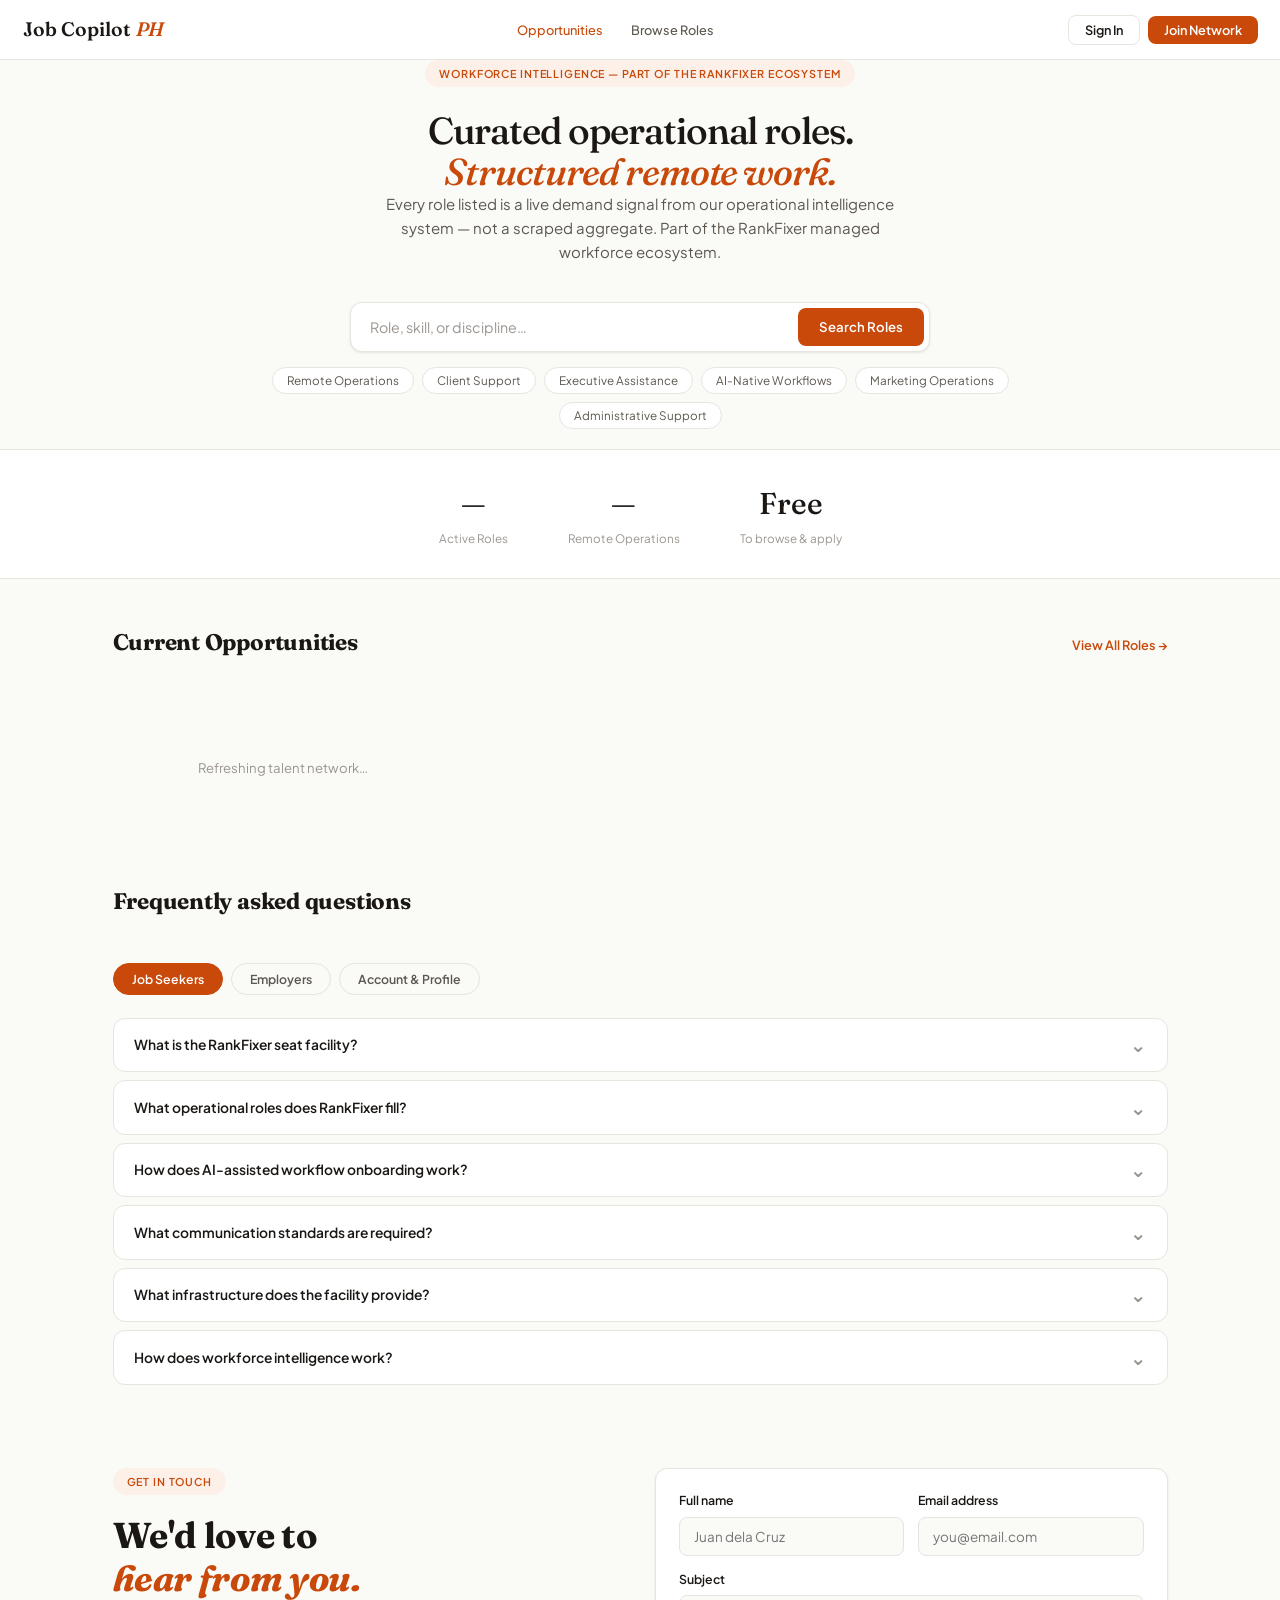
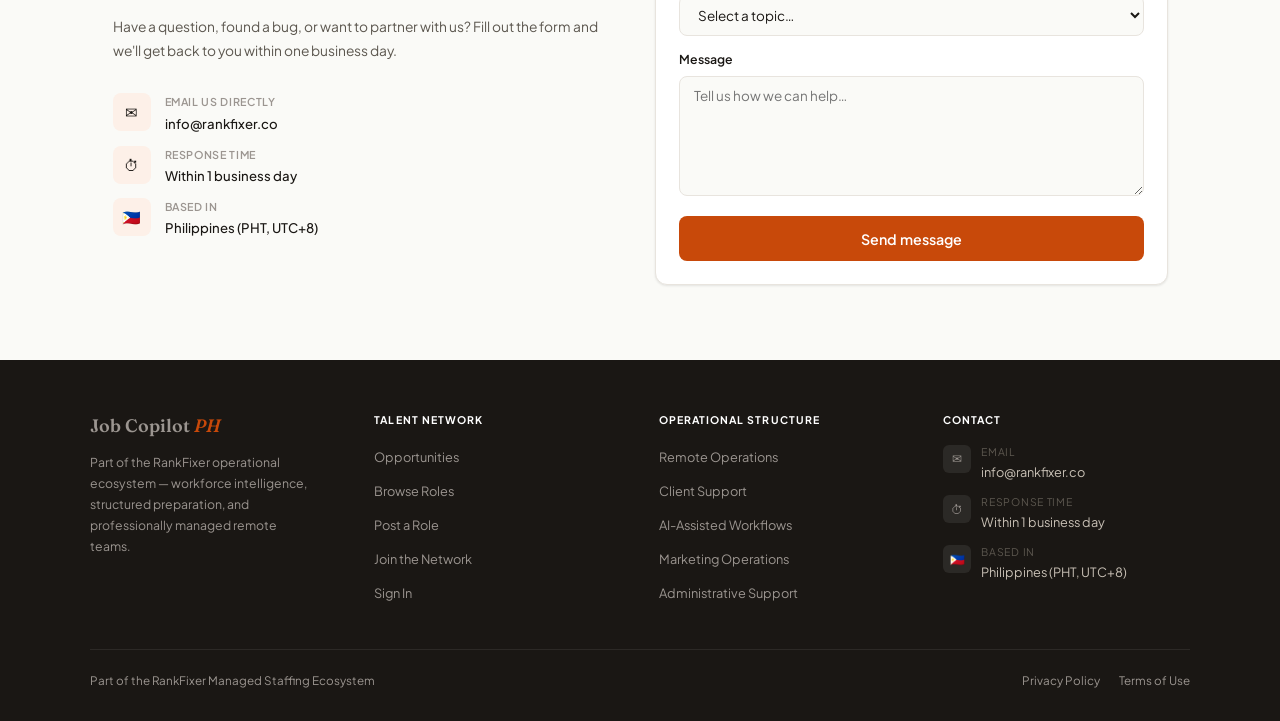
<file: index.html>
<!DOCTYPE html>
<html lang="en">
<head>
<meta charset="UTF-8" />
<meta name="viewport" content="width=device-width, initial-scale=1.0" />
<title>Job Copilot PH — Operational Workforce Platform | RankFixer Ecosystem</title>
<meta name="description" content="A structured operational workforce platform connecting vetted Philippine talent with remote-ready employers. Part of the RankFixer managed staffing ecosystem.">
<meta property="og:title" content="Job Copilot PH — Operational Workforce Platform">
<meta property="og:description" content="Structured operational workforce platform. Part of the RankFixer managed staffing ecosystem.">
<meta property="og:url" content="https://jobs.rankfixer.co">
<meta property="og:type" content="website">
<link rel="icon" type="image/svg+xml" href="/favicon.svg">
<link rel="preconnect" href="https://fonts.googleapis.com" />
<link rel="preconnect" href="https://fonts.gstatic.com" crossorigin />
<link href="https://fonts.googleapis.com/css2?family=Fraunces:ital,opsz,wght@0,9..144,300;0,9..144,500;0,9..144,600;1,9..144,300&family=Plus+Jakarta+Sans:wght@400;500;600&display=swap" rel="stylesheet" />
<link rel="stylesheet" href="styles.css" />
<!-- Google tag (gtag.js) -->
<script async src="https://www.googletagmanager.com/gtag/js?id=G-9Y99CJ20H4"></script>
<script>
window.dataLayer = window.dataLayer || [];
function gtag(){dataLayer.push(arguments);}
gtag('js', new Date());
gtag('config', 'G-9Y99CJ20H4');

// Track engagement events
document.addEventListener('click', function(e) {
  var el = e.target.closest('.apply-btn');
  if (el) { gtag('event', 'click_apply', { event_category: 'engagement' }); return; }
  el = e.target.closest('.outline-btn');
  if (el) {
    if (el.textContent.includes('Save')) gtag('event', 'click_save', { event_category: 'engagement' });
    if (el.textContent.includes('Track')) gtag('event', 'click_track', { event_category: 'engagement' });
  }
});
// Track searches
var searchInput = document.querySelector('.hero-search input, #search-input');
if (searchInput) {
  searchInput.closest('form')?.addEventListener('submit', function() {
    gtag('event', 'search', { event_category: 'engagement', search_term: searchInput.value });
  });
}
</script>

</head>
<body>

<!-- TOAST -->
<div class="toast" id="toast"></div>

<!-- AUTH MODAL -->
<div class="modal-ov" id="auth-modal">
  <div class="modal">
    <button class="modal-x" onclick="closeModal()">✕</button>
    <h2 id="m-title">Welcome back.</h2>
    <p class="modal-sub" id="m-sub">No account yet? <span onclick="switchMode()">Create one</span></p>
    <div id="m-name-wrap" style="display:none">
      <div class="f-field"><label class="f-label">Full Name</label><input class="f-input" id="m-name" placeholder="Juan dela Cruz" /></div>
      <div class="f-field"><label class="f-label">I am a</label>
        <select class="f-select" id="m-role">
          <option value="job_seeker">Job Seeker</option>
          <option value="employer">Employer / Recruiter</option>
        </select>
      </div>
    </div>
    <div class="f-field"><label class="f-label">Email</label><input class="f-input" id="m-email" type="email" placeholder="you@email.com" /></div>
    <div class="f-field"><label class="f-label">Password</label><input class="f-input" id="m-pass" type="password" placeholder="••••••••" onkeydown="if(event.key==='Enter')submitAuth()" /></div>
    <div class="f-error" id="m-error"></div>
    <button class="f-submit" id="m-submit" onclick="submitAuth()">Sign In</button>
  </div>
</div>

<!-- NAV -->
<nav>
  <div class="nav-logo" onclick="go('home')">Job Copilot <span>PH</span></div>
  <div class="nav-links">
    <button class="nav-btn" id="nav-home"     onclick="go('home')">Opportunities</button>
    <button class="nav-btn" id="nav-search"   onclick="go('search')">Browse Roles</button>
    <button class="nav-btn" id="nav-saved"    onclick="go('saved')"    style="display:none">Saved</button>
    <button class="nav-btn" id="nav-tracker"  onclick="go('tracker')"  style="display:none">Tracker</button>
    <button class="nav-btn" id="nav-employer" onclick="go('employer')" style="display:none">Post a Role</button>
    <button class="nav-btn" id="nav-admin"    onclick="go('admin')"    style="display:none">Admin</button>
  </div>
  <div class="nav-auth" id="nav-auth">
    <button class="nav-signin" onclick="openModal('login')">Sign In</button>
    <button class="nav-signup" onclick="openModal('register')">Join Network</button>
  </div>
</nav>

<!-- ── HOME ── -->
<div class="page" id="page-home">
  <div class="hero">
    <div class="eyebrow">Workforce Intelligence — Part of the RankFixer Ecosystem</div>
    <h1>Curated operational roles.<br/><em>Structured remote work.</em></h1>
    <p>Every role listed is a live demand signal from our operational intelligence system — not a scraped aggregate. Part of the RankFixer managed workforce ecosystem.</p>
    <div class="search-box">
      <input id="h-kw" type="text" placeholder="Role, skill, or discipline…" onkeydown="if(event.key==='Enter')heroSearch()" />
      <button class="search-btn" onclick="heroSearch()">Search Roles</button>
    </div>
    <div class="quick-tags"><button class="quick-tag" onclick="qSearch('Remote Operations')">Remote Operations</button><button class="quick-tag" onclick="qSearch('Client Support')">Client Support</button><button class="quick-tag" onclick="qSearch('Executive Assistance')">Executive Assistance</button><button class="quick-tag" onclick="qSearch('AI-Native Workflows')">AI-Native Workflows</button><button class="quick-tag" onclick="qSearch('Marketing Operations')">Marketing Operations</button><button class="quick-tag" onclick="qSearch('Administrative Support')">Administrative Support</button></div>
  </div>
  <div class="stats-bar">
    <div class="stat"><span class="stat-num" id="stat-total">—</span><div class="stat-label">Active Roles</div></div>
    <div class="stat"><span class="stat-num" id="stat-remote">—</span><div class="stat-label">Remote Operations</div></div>
    <div class="stat"><span class="stat-num">Free</span><div class="stat-label">To browse & apply</div></div>
  </div>
  <div class="section">
    <div class="section-hdr">
      <h2 class="section-title">Current Opportunities</h2>
      <button class="section-link" onclick="go('search')">View All Roles →</button>
    </div>
    <div id="home-jobs" class="jobs-grid"><div class="loading"><div class="spinner"></div></div></div>
  </div>

  <!-- ── FAQ ── -->
  <div class="section" style="padding-top:0;padding-bottom:5rem">
    <div class="section-hdr" style="margin-bottom:2rem">
      <h2 class="section-title">Frequently asked questions</h2>
    </div>
    <div>

      <!-- Tab switcher + accordion -->
      <div>
        <!-- Tab pills -->
        <div style="display:flex;gap:8px;flex-wrap:wrap;margin-bottom:1.5rem" id="faq-tabs">
          <button class="faq-tab-btn active" onclick="faqTab('seekers',this)">Job Seekers</button>
          <button class="faq-tab-btn" onclick="faqTab('employers',this)">Employers</button>
          <button class="faq-tab-btn" onclick="faqTab('account',this)">Account &amp; Profile</button>
        </div>

        <!-- Job Seekers -->
        <div class="faq-group" id="faq-seekers">
          <div class="faq-item">
            <button class="faq-q" onclick="faqToggle(this)">
              <span>What is the RankFixer seat facility?</span>
              <span class="faq-chevron">&#8964;</span>
            </button>
            <div class="faq-a">The RankFixer facility operates a 200-seat managed workspace in Bislig City, providing employer-clients with structured, infrastructure-ready remote teams. All candidates in our network are vetted and operationally prepared.</div>
          </div>
          <div class="faq-item">
            <button class="faq-q" onclick="faqToggle(this)">
              <span>What operational roles does RankFixer fill?</span>
              <span class="faq-chevron">&#8964;</span>
            </button>
            <div class="faq-a">RankFixer fills roles across Remote Operations, Client Support, Executive Assistance, AI-Native Workflows, Marketing Operations, and Administrative Support. All roles are tied to live demand signals from our operational intelligence system.</div>
          </div>
          <div class="faq-item">
            <button class="faq-q" onclick="faqToggle(this)">
              <span>How does AI-assisted workflow onboarding work?</span>
              <span class="faq-chevron">&#8964;</span>
            </button>
            <div class="faq-a">Click any listing to view its full details, then hit Apply. If the employer provided an external application URL you'll be redirected there. Keeping your profile and resume up to date helps employers review you faster.</div>
          </div>
          <div class="faq-item">
            <button class="faq-q" onclick="faqToggle(this)">
              <span>What communication standards are required?</span>
              <span class="faq-chevron">&#8964;</span>
            </button>
            <div class="faq-a">Yes. Use the "Remote only" toggle on the Browse Jobs page to instantly filter to WFH positions. You can also narrow results by job category, employment type, and salary range.</div>
          </div>
          <div class="faq-item">
            <button class="faq-q" onclick="faqToggle(this)">
              <span>What infrastructure does the facility provide?</span>
              <span class="faq-chevron">&#8964;</span>
            </button>
            <div class="faq-a">The Application Tracker lets you log and monitor every job you've applied to in one place — statuses, dates, notes — so you stay organised throughout your job search.</div>
          </div>
          <div class="faq-item">
            <button class="faq-q" onclick="faqToggle(this)">
              <span>How does workforce intelligence work?</span>
              <span class="faq-chevron">&#8964;</span>
            </button>
            <div class="faq-a">Our operational intelligence system tracks live role demand, candidate readiness signals, and placement velocity. This data informs how we source, screen, and match candidates to employer needs — reducing time-to-productivity significantly.</div>
          </div>
        </div>

        <!-- Employers -->
        <div class="faq-group" id="faq-employers" style="display:none">
          <div class="faq-item">
            <button class="faq-q" onclick="faqToggle(this)">
              <span>How does RankFixer differ from a traditional staffing agency?</span>
              <span class="faq-chevron">&#8964;</span>
            </button>
            <div class="faq-a">RankFixer operates as a managed workforce partner, not a placement agency. We handle infrastructure, onboarding, communication standards, and ongoing operational oversight — so you get a functioning remote team, not just a hire.</div>
          </div>
          <div class="faq-item">
            <button class="faq-q" onclick="faqToggle(this)">
              <span>What does a managed remote team engagement look like?</span>
              <span class="faq-chevron">&#8964;</span>
            </button>
            <div class="faq-a">Engagements begin with a role scoping call, followed by candidate shortlisting from our vetted pool. Selected candidates complete structured onboarding before going live. Ongoing support includes performance check-ins and operational adjustments.</div>
          </div>
          <div class="faq-item">
            <button class="faq-q" onclick="faqToggle(this)">
              <span>Can I post a role directly through the platform?</span>
              <span class="faq-chevron">&#8964;</span>
            </button>
            <div class="faq-a">Yes. Employer accounts can post roles directly through the dashboard. Postings go live to our active candidate network immediately and can be edited or removed at any time from your employer dashboard.</div>
          </div>
          <div class="faq-item">
            <button class="faq-q" onclick="faqToggle(this)">
              <span>What types of employers does RankFixer work with?</span>
              <span class="faq-chevron">&#8964;</span>
            </button>
            <div class="faq-a">RankFixer works with SMEs, agency operators, and growth-stage companies that need structured remote operational capacity — particularly in client services, marketing operations, administrative support, and AI-assisted workflows.</div>
          </div>
          <div class="faq-item">
            <button class="faq-q" onclick="faqToggle(this)">
              <span>What makes Philippine operational talent a strong fit?</span>
              <span class="faq-chevron">&#8964;</span>
            </button>
            <div class="faq-a">Philippine professionals bring strong English proficiency, cultural alignment with Western work norms, and high adaptability to async workflows. Combined with the RankFixer infrastructure layer, you get reliable, scalable operational capacity.</div>
          </div>
        </div>

        <!-- Account & Profile -->
        <div class="faq-group" id="faq-account" style="display:none">
          <div class="faq-item">
            <button class="faq-q" onclick="faqToggle(this)">
              <span>How do I join the RankFixer talent network?</span>
              <span class="faq-chevron">&#8964;</span>
            </button>
            <div class="faq-a">Click Join Network at the top of the page, select your role (Candidate or Employer), and complete your profile. Candidates with complete profiles are prioritized in our active matching pool.</div>
          </div>
          <div class="faq-item">
            <button class="faq-q" onclick="faqToggle(this)">
              <span>How do I build a strong candidate profile?</span>
              <span class="faq-chevron">&#8964;</span>
            </button>
            <div class="faq-a">Go to My Profile and fill in your professional identity, target discipline, skills with proficiency ratings, work experience, and education. Upload your resume as a PDF. A complete profile surfaces you to relevant employer-clients in our network.</div>
          </div>
          <div class="faq-item">
            <button class="faq-q" onclick="faqToggle(this)">
              <span>Can employer-clients view my profile directly?</span>
              <span class="faq-chevron">&#8964;</span>
            </button>
            <div class="faq-a">Yes — your profile has a shareable public URL that employer-clients can access to review your skills, experience, and resume. Updates you save are reflected on your public profile immediately.</div>
          </div>
          <div class="faq-item">
            <button class="faq-q" onclick="faqToggle(this)">
              <span>What availability options can I set?</span>
              <span class="faq-chevron">&#8964;</span>
            </button>
            <div class="faq-a">You can set your availability to Full Remote (Home-based), Hybrid, or On-site Only. This lets employers immediately see what arrangement you're open to, improving your match quality.</div>
          </div>
        </div>
      </div>
    </div>
  </div>

  <!-- ── CONTACT ── -->
  <div class="section contact-section">
    <div class="contact-grid">

      <!-- Info panel -->
      <div class="contact-info">
        <div class="eyebrow" style="margin-bottom:1.25rem">Get in touch</div>
        <h2 class="section-title" style="font-size:clamp(1.6rem,4vw,2.4rem);line-height:1.2;margin-bottom:1rem">We'd love to<br/><em style="font-style:italic;color:var(--accent)">hear from you.</em></h2>
        <p style="color:var(--text-sub);font-size:.92rem;line-height:1.75;margin-bottom:2rem">Have a question, found a bug, or want to partner with us? Fill out the form and we'll get back to you within one business day.</p>
        <div style="display:flex;flex-direction:column;gap:12px">
          <div class="contact-meta-item">
            <div class="contact-meta-icon">✉</div>
            <div>
              <div class="contact-meta-label">Email us directly</div>
              <div class="contact-meta-val">info@rankfixer.co</div>
            </div>
          </div>
          <div class="contact-meta-item">
            <div class="contact-meta-icon">⏱</div>
            <div>
              <div class="contact-meta-label">Response time</div>
              <div class="contact-meta-val">Within 1 business day</div>
            </div>
          </div>
          <div class="contact-meta-item">
            <div class="contact-meta-icon">🇵🇭</div>
            <div>
              <div class="contact-meta-label">Based in</div>
              <div class="contact-meta-val">Philippines (PHT, UTC+8)</div>
            </div>
          </div>
        </div>
      </div>

      <!-- Form card -->
      <div class="contact-card" id="contact-card">

        <!-- Form state -->
        <div id="contact-form-body">
          <div class="contact-row">
            <div class="f-field" style="margin:0">
              <label class="f-label">Full name</label>
              <input class="f-input" id="cf-name" placeholder="Juan dela Cruz" />
            </div>
            <div class="f-field" style="margin:0">
              <label class="f-label">Email address</label>
              <input class="f-input" id="cf-email" type="email" placeholder="you@email.com" />
            </div>
          </div>
          <div class="f-field" style="margin-bottom:14px">
            <label class="f-label">Subject</label>
            <select class="f-select" id="cf-subject">
              <option value="">Select a topic…</option>
              <option value="General inquiry">General inquiry</option>
              <option value="Job seeker support">Job seeker support</option>
              <option value="Employer support">Employer support</option>
              <option value="Report a bug">Report a bug</option>
              <option value="Partnership / advertising">Partnership / advertising</option>
              <option value="Other">Other</option>
            </select>
          </div>
          <div class="f-field" style="margin-bottom:6px">
            <label class="f-label">Message</label>
            <textarea class="f-textarea" id="cf-message" placeholder="Tell us how we can help…" style="min-height:120px;resize:vertical"></textarea>
          </div>
          <div class="f-error" id="cf-error"></div>
          <button class="f-submit" id="cf-submit" onclick="submitContact()" style="margin-top:14px">Send message</button>
        </div>

        <!-- Success state -->
        <div id="contact-success" style="display:none;text-align:center;padding:2.5rem 1rem">
          <div style="width:52px;height:52px;border-radius:50%;background:var(--remote-bg);display:flex;align-items:center;justify-content:center;margin:0 auto 1.25rem;font-size:1.4rem">✓</div>
          <h3 style="font-family:var(--font-d);font-size:1.4rem;font-weight:500;margin-bottom:.5rem">Message sent!</h3>
          <p style="color:var(--text-sub);font-size:.9rem">Thanks for reaching out. We'll reply within one business day.</p>
          <button class="outline-btn" onclick="resetContact()" style="margin-top:1.5rem;font-size:.85rem;padding:.6rem 1.5rem">Send another</button>
        </div>

      </div>
    </div>
  </div>

  <!-- ── FOOTER ── -->
  <footer class="site-footer">
    <div class="footer-inner">
      <div class="footer-grid">

        <!-- Brand -->
        <div class="footer-brand">
          <div class="nav-logo" onclick="go('home')" style="cursor:pointer">Job Copilot <span>PH</span></div>
          <p class="footer-tagline">Part of the RankFixer operational ecosystem — workforce intelligence, structured preparation, and professionally managed remote teams.</p>
        </div>

        <!-- Quick links -->
        <div>
          <div class="footer-col-title">Talent Network</div>
          <ul class="footer-links">
            <li><button onclick="go('home')">Opportunities</button></li>
            <li><button onclick="go('search')">Browse Roles</button></li>
            <li><button onclick="go('employer')">Post a Role</button></li>
            <li><button onclick="openModal('register')">Join the Network</button></li>
            <li><button onclick="openModal('login')">Sign In</button></li>
          </ul>
        </div>

        <!-- Job categories -->
        <div>
          <div class="footer-col-title">Operational Structure</div>
          <ul class="footer-links">
            <li><button onclick="qSearch('Remote Operations')">Remote Operations</button></li>
            <li><button onclick="qSearch('Client Support')">Client Support</button></li>
            <li><button onclick="qSearch('AI-Assisted Workflows')">AI-Assisted Workflows</button></li>
            <li><button onclick="qSearch('Marketing Operations')">Marketing Operations</button></li>
            <li><button onclick="qSearch('Administrative Support')">Administrative Support</button></li>
          </ul>
        </div>

        <!-- Contact -->
        <div>
          <div class="footer-col-title">Contact</div>
          <div class="footer-contact-item">
            <div class="footer-contact-icon">✉</div>
            <div>
              <div class="footer-contact-label">Email</div>
              <div class="footer-contact-val">info@rankfixer.co</div>
            </div>
          </div>
          <div class="footer-contact-item">
            <div class="footer-contact-icon">⏱</div>
            <div>
              <div class="footer-contact-label">Response time</div>
              <div class="footer-contact-val">Within 1 business day</div>
            </div>
          </div>
          <div class="footer-contact-item">
            <div class="footer-contact-icon">🇵🇭</div>
            <div>
              <div class="footer-contact-label">Based in</div>
              <div class="footer-contact-val">Philippines (PHT, UTC+8)</div>
            </div>
          </div>
        </div>

      </div>

      <!-- Bottom bar -->
      <div class="footer-bottom">
        <span class="footer-copy">Part of the RankFixer Managed Staffing Ecosystem</span>
        <div class="footer-legal">
          <a href="#">Privacy Policy</a>
          <a href="#">Terms of Use</a>
        </div>
      </div>
    </div>
  </footer>

</div>

<!-- ── SEARCH ── -->
<div class="page" id="page-search">
  <div class="search-page">
    <div class="toolbar">
      <div class="toolbar-wrap">
        <input class="toolbar-input" id="s-kw" placeholder="Search operational roles…" oninput="fetchSug(this.value)" onkeydown="if(event.key==='Enter')doSearch()" style="width:100%" />
        <div class="suggest-drop" id="sug-box"></div>
      </div>
      <input class="toolbar-input" id="s-city" placeholder="City (e.g. Davao, Manila)" onkeydown="if(event.key==='Enter')doSearch()" style="max-width:180px" />
      <label class="remote-label"><div class="toggle" id="rem-tog" onclick="togRem()"></div>Remote Operations</label>
      <button class="toolbar-btn" onclick="doSearch()">Search</button>
    </div>
    <div class="results-meta" id="res-meta" style="display:none"><span id="res-count"></span></div>
    <div id="jobs-con"><div class="loading"><div class="spinner"></div></div></div>
    <div class="pagination" id="pg"></div>
  </div>
</div>

<!-- ── JOB DETAIL ── -->
<div class="page" id="page-detail">
  <div class="detail-wrap">
    <button class="back-btn" onclick="goBack()">← Back</button>
    <div id="detail-con"><div class="loading"><div class="spinner"></div></div></div>
  </div>
</div>

<!-- ── SAVED ── -->
<div class="page" id="page-saved">
  <div class="saved-page">
    <div class="section-hdr"><h2 class="section-title">Saved Jobs</h2></div>
    <div id="saved-con"><div class="loading"><div class="spinner"></div></div></div>
  </div>
</div>

<!-- ── TRACKER ── -->
<div class="page" id="page-tracker">
  <div class="tracker-page">
    <div class="section-hdr"><h2 class="section-title">Application Tracker</h2></div>
    <div class="status-tabs" id="trk-tabs"></div>
    <div id="trk-con"><div class="loading"><div class="spinner"></div></div></div>
  </div>
</div>

<!-- ── UPDATE PROFILE ── -->
<div class="page" id="page-profile">
  <div class="profile-edit-page">
    <div class="profile-edit-hdr">
      <h2>My Profile</h2>
      <div class="strength-badge partial" id="strength-badge">Building profile…</div>
    </div>

    <!-- Identity -->
    <div class="profile-block">
      <div class="block-label">Professional Identity</div>
      <div class="f-row">
        <div><label class="f-label">Full Name</label><input class="f-input" id="p-name" placeholder="Juan dela Cruz" /></div>
        <div><label class="f-label">LinkedIn URL</label><input class="f-input" id="p-linkedin" type="url" placeholder="https://linkedin.com/in/username" /></div>
      </div>
      <div class="f-row">
        <div><label class="f-label">Email</label><input class="f-input" id="p-email" readonly style="opacity:.6" /></div>
        <div><label class="f-label">Mobile</label><input class="f-input" id="p-phone" placeholder="+63 9XX XXX XXXX" /></div>
      </div>
      <div class="f-row">
        <div><label class="f-label">Target role / discipline</label><input class="f-input" id="p-jobtitle" placeholder="e.g. Executive Assistant, Marketing Operations…" /></div>
        <div><label class="f-label">Location</label><input class="f-input" id="p-location" placeholder="Davao City" /></div>
      </div>
      <div class="f-row">
        <div class="full"><label class="f-label">Availability</label>
          <select class="f-select" id="p-avail">
            <option value="">Select…</option>
            <option value="remote">Full Remote (Home-based)</option>
            <option value="hybrid">Hybrid</option>
            <option value="onsite">On-site Only</option>
          </select>
        </div>
      </div>
      <div class="f-row">
        <div class="full"><label class="f-label">Bio</label><textarea class="f-textarea" id="p-bio" placeholder="Brief intro about yourself…" style="min-height:80px"></textarea></div>
      </div>
    </div>

    <!-- Skills -->
    <div class="profile-block">
      <div class="block-label">Skills & Expertise</div>
      <span class="helper">Rate your proficiency: 1 star = Beginner, 5 stars = Expert</span>
      <div id="skills-list"></div>
      <div style="display:flex;gap:10px;margin-bottom:.75rem">
        <input class="f-input" id="new-skill" placeholder="Skill name (e.g. PostgreSQL)" style="margin-bottom:0;flex:1" />
        <div class="star-row" id="new-skill-stars">
          <span class="star on" data-v="1" onclick="setNewSkillStar(1)">★</span>
          <span class="star on" data-v="2" onclick="setNewSkillStar(2)">★</span>
          <span class="star on" data-v="3" onclick="setNewSkillStar(3)">★</span>
          <span class="star" data-v="4" onclick="setNewSkillStar(4)">★</span>
          <span class="star" data-v="5" onclick="setNewSkillStar(5)">★</span>
        </div>
      </div>
      <button class="add-btn" onclick="addSkill()">+ Add Skill</button>
    </div>

    <!-- Experience -->
    <div class="profile-block">
      <div class="block-label">Work Experience</div>
      <div id="exp-list"></div>
      <div class="nested-item" id="new-exp-form" style="display:none">
        <div class="f-row"><div><label class="f-label">Job Title</label><input class="f-input" id="ne-title" placeholder="e.g. Virtual Assistant" /></div><div><label class="f-label">Company</label><input class="f-input" id="ne-company" placeholder="Company name" /></div></div>
        <div class="f-row"><div><label class="f-label">Start Date</label><input class="f-input" id="ne-start" type="month" /></div><div><label class="f-label">End Date</label><input class="f-input" id="ne-end" type="month" placeholder="Leave blank if current" /></div></div>
        <div style="display:flex;gap:8px">
          <button class="toolbar-btn" onclick="saveExp()">Save</button>
          <button class="emp-btn" onclick="document.getElementById('new-exp-form').style.display='none'">Cancel</button>
        </div>
      </div>
      <button class="add-btn" onclick="document.getElementById('new-exp-form').style.display='block'">+ Add Experience</button>
    </div>

    <!-- Education -->
    <div class="profile-block">
      <div class="block-label">Education</div>
      <div id="edu-list"></div>
      <div class="nested-item" id="new-edu-form" style="display:none">
        <div class="f-row">
          <div><label class="f-label">School</label><input class="f-input" id="ne-school" list="ph-schools" placeholder="Start typing school name…" /></div>
          <div><label class="f-label">Degree</label><input class="f-input" id="ne-degree" placeholder="e.g. BS Information Technology" /></div>
        </div>
        <datalist id="ph-schools">
          <option value="Ateneo de Davao University" /><option value="De La Salle University" />
          <option value="University of Mindanao" /><option value="University of the Philippines" />
          <option value="University of Santo Tomas" /><option value="Silliman University" />
          <option value="Mapua University" /><option value="Far Eastern University" />
        </datalist>
        <div class="f-row"><div><label class="f-label">Graduation Year</label><input class="f-input" id="ne-year" type="number" placeholder="2020" min="1950" max="2030" /></div></div>
        <div style="display:flex;gap:8px">
          <button class="toolbar-btn" onclick="saveEdu()">Save</button>
          <button class="emp-btn" onclick="document.getElementById('new-edu-form').style.display='none'">Cancel</button>
        </div>
      </div>
      <button class="add-btn" onclick="document.getElementById('new-edu-form').style.display='block'">+ Add Education</button>
    </div>

    <!-- Resume -->
    <div class="profile-block">
      <div class="block-label">Resume / CV</div>
      <span class="helper">Upload your resume PDF so employers can download it from your public profile.</span>
      <input class="f-input" id="p-resume-url" placeholder="Paste a URL to your resume PDF (e.g. Google Drive link)" />
    </div>

    <button class="prof-save-btn" onclick="saveProfile()">Save Profile Changes</button>
    <p style="text-align:center;font-size:.78rem;color:var(--text-muted);margin-top:.75rem">Changes are reflected on your public profile immediately.</p>
    <div style="text-align:center;margin-top:1.5rem">
      <button class="section-link" onclick="doLogout()">Sign Out →</button>
    </div>
  </div>
</div>

<!-- ── PUBLIC PROFILE ── -->
<div class="page" id="page-pub-profile">
  <div class="pub-profile-wrap">
    <button class="back-btn" onclick="goBack()">← Back</button>
    <div id="pub-profile-con"><div class="loading"><div class="spinner"></div></div></div>
  </div>
</div>

<!-- ── EMPLOYER ── -->
<div class="page" id="page-employer">
  <div class="employer-page">
    <div class="emp-hero">
      <div>
        <h1>Hire great talent<br/><em style="font-style:italic;color:var(--accent)">in the Philippines.</em></h1>
        <p>Post jobs directly to thousands of active job seekers — BPO, tech, remote, and more. Free to start.</p>
      </div>
      <button class="emp-cta" onclick="togglePostForm()">+ Post a Role</button>
    </div>
    <div class="emp-stats">
      <div class="emp-stat"><span class="emp-stat-num" id="emp-total">—</span><div class="emp-stat-label">Active candidates</div></div>
      <div class="emp-stat"><span class="emp-stat-num" id="emp-remote">—</span><div class="emp-stat-label">Remote-ready</div></div>
      <div class="emp-stat"><span class="emp-stat-num">Direct</span><div class="emp-stat-label">No intermediaries</div></div>
    </div>
    <div class="post-form" id="post-form" style="display:none">
      <h3 style="font-family:var(--font-d);font-size:1.3rem;font-weight:500;margin-bottom:1.5rem">Post a New Role</h3>
      <div class="form-grid">
        <div><label class="f-label">Job Title *</label><input class="f-input" id="pj-title" placeholder="e.g. Virtual Assistant" /></div>
        <div><label class="f-label">Company *</label><input class="f-input" id="pj-company" placeholder="Your company name" /></div>
        <div><label class="f-label">City</label><input class="f-input" id="pj-city" placeholder="Davao City" /></div>
        <div><label class="f-label">Work Setup</label>
          <select class="f-select" id="pj-remote"><option value="">On-site</option><option value="remote">Remote / WFH</option><option value="hybrid">Hybrid</option></select>
        </div>
        <div><label class="f-label">Employment Type</label>
          <select class="f-select" id="pj-type"><option value="">Select…</option><option>Full-time</option><option>Part-time</option><option>Contract</option><option>Freelance</option><option>Internship</option></select>
        </div>
        <div><label class="f-label">Salary Range (₱)</label>
          <div style="display:flex;gap:8px"><input class="f-input" id="pj-sal-min" placeholder="Min" style="margin-bottom:0" /><input class="f-input" id="pj-sal-max" placeholder="Max" style="margin-bottom:0" /></div>
        </div>
        <div class="full"><label class="f-label">Job Description *</label><textarea class="f-textarea" id="pj-desc" placeholder="Describe the role…" style="min-height:120px"></textarea></div>
        <div class="full"><label class="f-label">Application URL</label><input class="f-input" id="pj-url" placeholder="https://yoursite.com/apply" /></div>
      </div>
      <div style="display:flex;gap:10px">
        <button class="post-submit" onclick="submitJob()">Post Job</button>
        <button class="emp-btn" onclick="togglePostForm()">Cancel</button>
      </div>
    </div>
    <div id="emp-jobs-sec" style="display:none">
      <div class="section-hdr"><h3 class="section-title" style="font-size:1.1rem">Your Postings</h3></div>
      <div id="emp-jobs-list"></div>
    </div>
  </div>
</div>

<!-- ── ADMIN ── -->
<div class="page" id="page-admin">
  <div class="admin-page">
    <h2 style="font-family:var(--font-d);font-size:1.8rem;font-weight:500;margin-bottom:1.5rem;letter-spacing:-.02em">Admin Dashboard</h2>
    <div class="admin-tabs">
      <button class="admin-tab active" onclick="swAdmin('overview',this)">Overview</button>
      <button class="admin-tab" onclick="swAdmin('sources',this)">Sources</button>
      <button class="admin-tab" onclick="swAdmin('users',this)">Users</button>
    </div>
    <div class="admin-sec active" id="adm-overview">
      <div class="admin-stat-grid" id="adm-stats"><div class="loading"><div class="spinner"></div></div></div>
    </div>
    <div class="admin-sec" id="adm-sources"><div id="adm-src-con"><div class="loading"><div class="spinner"></div></div></div></div>
    <div class="admin-sec" id="adm-users"><div class="empty"><div class="empty-icon">🔐</div><h3>User management</h3><p>Manage users directly in the Supabase dashboard.</p></div></div>
  </div>
</div>

<script>
var API = 'https://jobcopilot-api-zeuk.onrender.com';
var tok = localStorage.getItem('_jc_tok') || null;
var CU  = (function(){ try{ return JSON.parse(localStorage.getItem('_jc_user') || 'null'); } catch(e){ localStorage.removeItem('_jc_user'); return null; } })();
var savedIds = {};
var curPage = 1, totPages = 1, remOnly = false, prevPg = 'home';
var modalMode = 'login', newSkillProf = 3;
var sugTimer = null, trkFilter = 'all', allApps = [];
var adminLoaded = false;

// ── UTILS ──
function $(id){ return document.getElementById(id); }
function esc(s){ if(!s)return''; return String(s).replace(/&/g,'&amp;').replace(/</g,'&lt;').replace(/>/g,'&gt;').replace(/"/g,'&quot;'); }
function ago(d){ if(!d)return''; var diff=Math.floor((Date.now()-new Date(d))/86400000); if(diff===0)return'Today'; if(diff===1)return'Yesterday'; if(diff<7)return diff+'d ago'; if(diff<30)return Math.floor(diff/7)+'w ago'; return Math.floor(diff/30)+'mo ago'; }
function fmtSal(mn,mx,c){ if(!mn&&!mx)return null; c=c||'₱'; var f=function(n){return n>=1000?Math.round(n/1000)+'k':n;}; if(mn&&mx)return c+f(mn)+'–'+f(mx); if(mx)return'Up to '+c+f(mx); return c+f(mn)+'+'; }
function ini(n){ return(n||'?').trim()[0].toUpperCase(); }
function toast(m,d){ var t=$('toast'); t.textContent=m; t.classList.add('show'); setTimeout(function(){ t.classList.remove('show'); },d||3000); }
function starsHtml(n){
  var h=''; for(var i=1;i<=5;i++){
    if(i<=n) h+='<span class="stars"><span class="on">★</span></span>';
    else h+='<span class="stars"><span class="off">★</span></span>';
  }
  return '<div class="stars">'+h+'</div>';
}
function starsHtmlInline(n){
  var h='<div class="stars">';
  for(var i=1;i<=5;i++) h+='<span class="'+(i<=n?'on':'off')+'">★</span>';
  return h+'</div>';
}

async function api(path,opts,auth){
  var h={'Content-Type':'application/json'};
  if(auth&&tok) h['Authorization']='Bearer '+tok;
  opts=opts||{};
  var r=await fetch(API+path,Object.assign({},opts,{headers:Object.assign({},h,opts.headers||{})}));
  if(r.status===401&&auth){ doLogout(); throw new Error('Session expired'); }
  return r.json();
}

// ── NAV ──
function updateNav(){
  var a=!!CU;
  if(a){
    var letter=ini(CU.name||CU.email||'U');
    var sets=getSettings();
    $('nav-auth').innerHTML='<div class="nav-user-wrap" id="nav-user-wrap">'
      +'<button class="nav-av-btn" onclick="togNavDD()" title="'+(CU.name||CU.email||'Account')+'">'+letter+'</button>'
      +'<div class="nav-dropdown" id="nav-dd">'
      +'<button class="nav-dd-item" onclick="closeNavDD();go(\'profile\')">👤 My Profile</button>'
      +'<button class="nav-dd-item" onclick="closeNavDD();go(\'saved\')">🔖 Saved Jobs</button>'
      +'<button class="nav-dd-item" onclick="closeNavDD();go(\'tracker\')">📋 Applications</button>'
      +'<div class="nav-dd-divider"></div>'
      +'<div class="nav-dd-section">Settings</div>'
      +'<div class="nav-dd-row" onclick="togNotif()">'
      +'<span class="nav-dd-row-label">Notifications</span>'
      +'<div class="toggle'+(sets.notif?' on':'')+'" id="notif-tog"></div>'
      +'</div>'
      +'<div class="nav-dd-row" onclick="togPrivacy()">'
      +'<span class="nav-dd-row-label">Public Profile</span>'
      +'<div class="toggle'+(sets.pub?' on':'')+'" id="pub-tog"></div>'
      +'</div>'
      +'<div class="nav-dd-divider"></div>'
      +'<button class="nav-dd-item danger" onclick="closeNavDD();doLogout()">Sign Out</button>'
      +'</div></div>';
  } else {
    $('nav-auth').innerHTML='<button class="nav-signin" onclick="openModal(\'login\')">Sign In</button>'
      +'<button class="nav-signup" onclick="openModal(\'register\')">Join Network</button>';
  }
  $('nav-saved').style.display    = a?'':'none';
  $('nav-tracker').style.display  = a?'':'none';
  $('nav-employer').style.display = (a&&CU&&(CU.role==='employer'||CU.role==='admin'))?'':'none';
  $('nav-admin').style.display    = (a&&CU&&CU.email&&CU.email.indexOf('admin')>-1)?'':'none';
  // Sync mobile tabs
  var ms=$('mobt-saved');    if(ms) ms.style.display=a?'':'none';
  var mt=$('mobt-tracker');  if(mt) mt.style.display=a?'':'none';
  var pl=$('mobt-profile-label'); if(pl) pl.textContent=a?(CU.name||'Profile'):'';
  var mp=$('mobt-profile'); if(mp) mp.style.display=a?'':'none';
}
function togNavDD(){ var dd=$('nav-dd'); if(dd) dd.classList.toggle('open'); }
function closeNavDD(){ var dd=$('nav-dd'); if(dd) dd.classList.remove('open'); }
function getSettings(){ try{ return JSON.parse(localStorage.getItem('_jc_settings')||'{"notif":true,"pub":true}'); }catch(e){ return {notif:true,pub:true}; } }
function saveSettings(s){ localStorage.setItem('_jc_settings',JSON.stringify(s)); }
function togNotif(){ var s=getSettings(); s.notif=!s.notif; saveSettings(s); var t=$('notif-tog'); if(t) t.classList.toggle('on',s.notif); toast(s.notif?'Notifications on':'Notifications off'); }
function togPrivacy(){ var s=getSettings(); s.pub=!s.pub; saveSettings(s); var t=$('pub-tog'); if(t) t.classList.toggle('on',s.pub); toast(s.pub?'Profile is now public':'Profile is now private'); }

// ── PAGES ──
function go(name){
  document.querySelectorAll('.page').forEach(function(p){ p.classList.remove('active'); });
  document.querySelectorAll('.nav-btn').forEach(function(b){ b.classList.remove('active'); });
  document.querySelectorAll('.mob-tab').forEach(function(b){ b.classList.remove('active'); });
  var pg=$('page-'+name);
  if(pg) pg.classList.add('active');
  var nb=$('nav-'+name);
  if(nb) nb.classList.add('active');
  var mb=$('mobt-'+name);
  if(mb) mb.classList.add('active');
  window.scrollTo(0,0);
  if(name==='home')        loadHome();
  if(name==='search')      doSearch();
  if(name==='saved')       loadSaved();
  if(name==='tracker')     loadTracker();
  if(name==='profile')     loadProfile();
  if(name==='employer'){ loadEmpStats(); loadEmpJobs(); }
  if(name==='admin')       loadAdmin();
}
function goBack(){ go(prevPage||'search'); }

// ── AUTH MODAL ──
function openModal(mode){ modalMode=mode; renderModal(); $('auth-modal').classList.add('open'); }
function closeModal(){ $('auth-modal').classList.remove('open'); }
function switchMode(){ modalMode=modalMode==='login'?'register':'login'; renderModal(); }
function renderModal(){
  var isL=modalMode==='login';
  $('m-title').textContent=isL?'Welcome back.':'Create account.';
  $('m-sub').innerHTML=isL?'No account yet? <span onclick="switchMode()">Create one</span>':'Already have an account? <span onclick="switchMode()">Sign in</span>';
  $('m-name-wrap').style.display=isL?'none':'block';
  $('m-submit').textContent=isL?'Sign In':'Join the Network';
  $('m-error').classList.remove('show');
}
async function submitAuth(){
  var email=$('m-email').value.trim(), pass=$('m-pass').value;
  var err=$('m-error');
  if(!email||!pass){ err.textContent='Email and password required.'; err.classList.add('show'); return; }
  $('m-submit').disabled=true; $('m-submit').textContent='Please wait…';
  try{
    var res;
    if(modalMode==='login'){
      res=await api('/api/auth/login',{method:'POST',body:JSON.stringify({email:email,password:pass})});
    } else {
      var name=$('m-name').value.trim(), role=$('m-role').value;
      res=await api('/api/auth/register',{method:'POST',body:JSON.stringify({email:email,password:pass,full_name:name,role:role})});
      if(res.success){ toast('✉️ Check your email to confirm.'); closeModal(); $('m-submit').disabled=false; renderModal(); return; }
    }
    if(!res.success) throw new Error(res.error||'Authentication failed');
    tok=res.data.session.access_token; CU=res.data.user;
    localStorage.setItem('_jc_tok',tok);
    localStorage.setItem('_jc_user',JSON.stringify(CU));
    closeModal(); updateNav(); toast('Welcome back.'); loadSavedIds();
  } catch(e){ err.textContent=e.message; err.classList.add('show'); }
  finally{ $('m-submit').disabled=false; renderModal(); }
}
function doLogout(){
  tok=null; CU=null; savedIds={};
  localStorage.removeItem('_jc_tok'); localStorage.removeItem('_jc_user');
  updateNav(); go('home'); toast('Signed out.');
}

// ── HOME ──
async function loadHome(){
  try{
    var s=await api('/api/stats');
    if(s.success){ $('stat-total').textContent=(s.data.totalJobs||0).toLocaleString(); $('stat-remote').textContent=(s.data.remoteJobs||0).toLocaleString(); }
    var j=await api('/api/jobs?limit=6');
    $('home-jobs').innerHTML=(j.success&&j.data.length)?j.data.map(jobCardHtml).join(''):'<div class="empty"><div class="empty-icon">🔍</div><h3>Talent network syncing</h3></div>';
  } catch(e){ $('home-jobs').innerHTML='<div class="empty"><p>Refreshing talent network…</p></div>'; }
}
function heroSearch(){ $('s-kw').value=$('h-kw').value.trim(); go('search'); }
function qSearch(kw){ $('s-kw').value=kw; go('search'); }

function jobCardHtml(j){
  var sal=fmtSal(j.salary_min,j.salary_max,j.salary_currency);
  var isR=j.remote_type==='remote';
  var isN=j.posted_at&&(Date.now()-new Date(j.posted_at))/86400000<2;
  return '<div class="job-card" onclick="openJob(\''+esc(j.id)+'\',\'home\')">'
    +'<div class="card-top"><div class="av">'+ini(j.company)+'</div>'
    +'<div><div class="card-title">'+esc(j.title)+'</div><div class="card-company">'+esc(j.company||'Company')+'</div></div></div>'
    +'<div class="tags">'
    +(j.city?'<span class="tag">📍 '+esc(j.city)+'</span>':'')
    +(isR?'<span class="tag remote">🏠 Remote</span>':'')
    +(j.employment_type?'<span class="tag">'+esc(j.employment_type)+'</span>':'')
    +(sal?'<span class="tag salary">'+sal+'</span>':'')
    
    +'</div>'
    +'<div class="card-footer"><span>'+esc(j.source&&j.source.name?j.source.name:'Operational Role')+'</span><span>'+ago(j.posted_at)+'</span></div>'
    +'</div>';
}

// ── SEARCH ──
async function doSearch(){
  var kwEl=$('s-kw'); var kw=String(kwEl?kwEl.value:'').trim();
  var cityEl=$('s-city'); var city=String(cityEl?cityEl.value:'').trim();
  curPage=1;
  var con=$('jobs-con'), meta=$('res-meta');
  if(!con) return;
  con.innerHTML='<div class="loading"><div class="spinner"></div></div>';
  if(meta) meta.style.display='none';
  $('pg').innerHTML='';
  var p=new URLSearchParams({page:1,limit:15});
  if(kw) p.set('keyword',kw); if(city) p.set('city',city); if(remOnly) p.set('remote','true');
  var d=await api('/api/jobs?'+p);
  if(!d.success){ con.innerHTML='<div class="empty"><p>Refreshing talent network…</p></div>'; return; }
  totPages=d.totalPages||1;
  if(meta){ meta.style.display='flex'; $('res-count').innerHTML='Showing <strong>'+d.data.length+'</strong> of <strong>'+(d.total||0).toLocaleString()+'</strong>'+(kw?' for "<strong>'+esc(kw)+'</strong>"':''); }
  con.innerHTML=d.data.length?'<div class="jobs-list">'+d.data.map(listCardHtml).join('')+'</div>':'<div class="empty"><div class="empty-icon">🔍</div><h3>No matching roles</h3><p>Try adjusting your search.</p></div>';
  renderPg();
}
async function loadJobsPage(pg){
  curPage=pg;
  var kwEl=$('s-kw'); var kw=String(kwEl?kwEl.value:'').trim();
  var cityEl=$('s-city'); var city=String(cityEl?cityEl.value:'').trim();
  var p=new URLSearchParams({page:pg,limit:15});
  if(kw) p.set('keyword',kw); if(city) p.set('city',city); if(remOnly) p.set('remote','true');
  var d=await api('/api/jobs?'+p);
  if(!d.success) return;
  totPages=d.totalPages||1;
  $('res-count').innerHTML='Showing <strong>'+d.data.length+'</strong> of <strong>'+(d.total||0).toLocaleString()+'</strong>'+(kw?' for "<strong>'+esc(kw)+'</strong>"':'');
  $('jobs-con').innerHTML=d.data.length?'<div class="jobs-list">'+d.data.map(listCardHtml).join('')+'</div>':'<div class="empty"><h3>No matching roles</h3></div>';
  renderPg(); window.scrollTo(0,0);
}
function listCardHtml(j){
  var sal=fmtSal(j.salary_min,j.salary_max,j.salary_currency);
  var isR=j.remote_type==='remote'; var sv=savedIds[j.id];
  return '<div class="list-card" onclick="openJob(\''+esc(j.id)+'\',\'search\')">'
    +'<div class="av" style="width:48px;height:48px;flex-shrink:0">'+ini(j.company)+'</div>'
    +'<div class="list-body">'
    +'<div class="list-title">'+esc(j.title)+'</div>'
    +'<div class="list-company">'+esc(j.company||'Company')+(j.city?' · '+esc(j.city):'')+'</div>'
    +'<div class="tags" style="margin-top:6px">'+(isR?'<span class="tag remote">Remote Operations</span>':'')+(j.employment_type?'<span class="tag">'+esc(j.employment_type)+'</span>':'')+(sal?'<span class="tag salary">'+sal+'</span>':'')+'</div>'
    +(j.snippet?'<div class="list-snippet">'+esc(j.snippet)+'</div>':'')
    +'</div>'
    +'<div class="list-right"><span>'+ago(j.posted_at)+'</span>'
    +(CU?'<button class="save-btn'+(sv?' saved':'')+('" onclick="event.stopPropagation();togSave(\''+esc(j.id)+'\',this)">'+(sv?'♥ Saved':'♡ Save')+'</button>'):'')
    +'<span>'+esc(j.source&&j.source.name?j.source.name:'')+'</span></div>'
    +'</div>';
}
function renderPg(){
  if(totPages<=1){ $('pg').innerHTML=''; return; }
  var h='<button class="page-btn" onclick="loadJobsPage('+(curPage-1)+')" '+(curPage===1?'disabled':'')+'">← Prev</button>';
  var s=Math.max(1,curPage-2), e=Math.min(totPages,curPage+2);
  if(s>1) h+='<button class="page-btn" onclick="loadJobsPage(1)">1</button>'+(s>2?'<span style="color:var(--text-muted);padding:0 4px">…</span>':'');
  for(var i=s;i<=e;i++) h+='<button class="page-btn'+(i===curPage?' active':'')+('" onclick="loadJobsPage('+i+')">')+i+'</button>';
  if(e<totPages) h+=(e<totPages-1?'<span style="color:var(--text-muted);padding:0 4px">…</span>':'')+' <button class="page-btn" onclick="loadJobsPage('+totPages+')">'+totPages+'</button>';
  h+='<button class="page-btn" onclick="loadJobsPage('+(curPage+1)+')" '+(curPage===totPages?'disabled':'')+'">Next →</button>';
  $('pg').innerHTML=h;
}
function togRem(){ remOnly=!remOnly; $('rem-tog').classList.toggle('on',remOnly); }
async function fetchSug(q){
  clearTimeout(sugTimer);
  var box=$('sug-box');
  if(q.length<2){ box.classList.remove('open'); return; }
  sugTimer=setTimeout(async function(){
    var d=await api('/api/search/suggest?q='+encodeURIComponent(q));
    if(d.success&&d.data&&d.data.length){
      box.innerHTML=d.data.map(function(s){
        var text=typeof s==='string'?s:(s.title||s.name||String(s));
        return'<div class="suggest-item" onmousedown="pickSug(\''+esc(text)+'\')">'+esc(text)+'</div>';
      }).join('');
      box.classList.add('open');
    } else box.classList.remove('open');
  },250);
}
function pickSug(v){ $('s-kw').value=v; $('sug-box').classList.remove('open'); doSearch(); }
document.addEventListener('click',function(e){
  if(!e.target.closest('.toolbar-wrap')&&$('sug-box')) $('sug-box').classList.remove('open');
  if(!e.target.closest('#nav-user-wrap')){ var dd=$('nav-dd'); if(dd) dd.classList.remove('open'); }
});

// ── JOB DETAIL ──
async function openJob(id,from){
  prevPage=from||'search'; go('detail');
  $('detail-con').innerHTML='<div class="loading"><div class="spinner"></div></div>';
  var d=await api('/api/jobs/'+id);
  if(!d.success){ $('detail-con').innerHTML='<div class="empty"><p>Role not found.</p></div>'; return; }
  $('detail-con').innerHTML=detailHtml(d.data);
  injectJobSchema(d.data);  // ADD THIS LINE

}
function injectJobSchema(j){
  var el = document.getElementById('job-schema');
  if(el) el.remove();
  var schema = {
    '@context': 'https://schema.org',
    '@type': 'JobPosting',
    'title': j.title || '',
    'description': (j.description || j.snippet || '').replace(/<[^>]*>/g,'').slice(0,500),
    'datePosted': j.posted_at || '',
    'hiringOrganization': { '@type': 'Organization', 'name': j.company || 'Company' },
    'jobLocation': {
      '@type': 'Place',
      'address': { '@type': 'PostalAddress', 'addressLocality': j.city || '', 'addressCountry': 'PH' }
    },
    'employmentType': j.employment_type || 'FULL_TIME',
    'jobLocationType': j.remote_type === 'remote' ? 'TELECOMMUTE' : 'ONSITE'
  };
  if(j.salary_min || j.salary_max){
    schema.baseSalary = {
      '@type': 'MonetaryAmount',
      'currency': j.salary_currency || 'PHP',
      'value': {
        '@type': 'QuantitativeValue',
        'minValue': j.salary_min || j.salary_max,
        'maxValue': j.salary_max || j.salary_min,
        'unitText': 'MONTH'
      }
    };
  }
  var script = document.createElement('script');
  script.type = 'application/ld+json';
  script.id = 'job-schema';
  script.textContent = JSON.stringify(schema);
  document.head.appendChild(script);
}
function detailHtml(j){
  var sal=fmtSal(j.salary_min,j.salary_max,j.salary_currency);
  var isR=j.remote_type==='remote'; var sv=savedIds[j.id];
  var h='<div class="detail-card"><div class="detail-hdr">';
  h+='<div class="detail-av">'+ini(j.company)+'</div>';
  h+='<div class="detail-title">'+esc(j.title)+'</div>';
  h+='<div class="detail-co">'+esc(j.company||'Company')+(j.location?' · '+esc(j.location):'')+'</div>';
  h+='<div class="detail-tags">';
  if(j.city) h+='<span class="detail-tag">📍 '+esc(j.city)+'</span>';
  if(isR)    h+='<span class="detail-tag remote">🏠 Remote / WFH</span>';
  if(j.employment_type) h+='<span class="detail-tag">'+esc(j.employment_type)+'</span>';
  if(sal)    h+='<span class="detail-tag salary">💰 '+sal+'</span>';
  h+='<span class="detail-tag">📅 '+ago(j.posted_at)+'</span>';
  if(j.source&&j.source.name) h+='<span class="detail-tag">via '+esc(j.source.name)+'</span>';
  h+='</div><div class="detail-actions">';
  if(j.job_url) h+='<a href="'+esc(j.job_url)+'" target="_blank" rel="noopener" class="apply-btn">Apply Now ↗</a>';
  else h+='<button class="apply-btn" style="opacity:.5;cursor:default">Application closed</button>';
  if(CU) h+='<button class="outline-btn'+(sv?' active':'')+('" onclick="togSaveDetail(\''+esc(j.id)+'\',this)">'+(sv?'♥ Saved':'♡ Save Job')+'</button>');
  if(CU) h+='<button class="outline-btn" onclick="trackApp(\''+esc(j.id)+'\')">+ Track Application</button>';
  h+='</div></div><div class="detail-body">';
  if(j.city||isR||j.employment_type||sal){
    h+='<div class="detail-grid">';
    if(j.city) h+='<div class="info-item"><div class="info-label">Location</div><div class="info-value">'+esc(j.city)+'</div></div>';
    if(isR)    h+='<div class="info-item"><div class="info-label">Work Setup</div><div class="info-value">Remote / WFH</div></div>';
    if(j.employment_type) h+='<div class="info-item"><div class="info-label">Job Type</div><div class="info-value">'+esc(j.employment_type)+'</div></div>';
    if(sal)    h+='<div class="info-item"><div class="info-label">Salary</div><div class="info-value">'+sal+'</div></div>';
    h+='</div>';
  }
if(j.description||j.snippet){
  var desc = esc(j.description||j.snippet);
  // Split on double newlines for paragraphs, single newlines for line breaks
  desc = desc.split(/\n\n+/).map(function(p){ return '<p>'+p.replace(/\n/g,'<br>')+'</p>'; }).join('');
  h+='<div class="detail-sec"><h3>About this role</h3>'+desc+'</div>';
}
  if(j.source&&j.source.name) h+='<p style="font-size:.8rem;color:var(--text-muted)">ℹ️ Sourced from <strong>'+esc(j.source.name)+'</strong></p>';
  return h+'</div></div>';
}

// ── SAVE ──
async function loadSavedIds(){
  if(!CU||!tok) return;
  try{ var d=await api('/api/saved',{},true); if(d.success) d.data.forEach(function(item){ var j=item.job||item.jobs_clean||item; if(j&&j.id) savedIds[j.id]=true; }); } catch(e){}
}
async function togSave(id,btn){
  if(!CU){ openModal('login'); return; }
  var sv=!savedIds[id];
  if(sv){ await api('/api/saved/'+id,{method:'POST'},true); savedIds[id]=true; btn.textContent='♥ Saved'; btn.classList.add('saved'); toast('Role saved!'); }
  else{ await api('/api/saved/'+id,{method:'DELETE'},true); delete savedIds[id]; btn.textContent='♡ Save'; btn.classList.remove('saved'); toast('Removed.'); }
}
async function togSaveDetail(id,btn){
  if(!CU){ openModal('login'); return; }
  var sv=!savedIds[id];
  if(sv){ await api('/api/saved/'+id,{method:'POST'},true); savedIds[id]=true; btn.textContent='♥ Saved'; btn.classList.add('active'); toast('Role saved!'); }
  else{ await api('/api/saved/'+id,{method:'DELETE'},true); delete savedIds[id]; btn.textContent='♡ Save Job'; btn.classList.remove('active'); toast('Removed.'); }
}
async function trackApp(id){
  if(!CU){ openModal('login'); return; }
  try{ await api('/api/applications',{method:'POST',body:JSON.stringify({job_id:id})},true); toast('✅ Application tracked!'); }
  catch(e){ toast(e.message.indexOf('tracked')>-1?'Already tracking this job.':'Could not track.'); }
}

// ── SAVED PAGE ──
async function loadSaved(){
  if(!CU){ $('saved-con').innerHTML='<div class="empty"><div class="empty-icon">🔖</div><h3>Sign in to see saved roles</h3><p><button class="search-btn" style="display:inline-block;margin-top:1rem" onclick="openModal(\'login\')">Sign In</button></p></div>'; return; }
  $('saved-con').innerHTML='<div class="loading"><div class="spinner"></div></div>';
  var d=await api('/api/saved',{},true);
  if(d.success&&d.data&&d.data.length){
    $('saved-con').innerHTML='<div class="jobs-grid">'+d.data.map(function(item){
      var j=item.job||item.jobs_clean||item;
      return jobCardHtml(j);
    }).join('')+'</div>';
  } else {
    $('saved-con').innerHTML='<div class="empty"><div class="empty-icon">🔖</div><h3>No saved roles</h3><p>Browse roles and tap Save to add them here.</p></div>';
  }
}

// ── TRACKER ──
var ST=[{k:'all',l:'All'},{k:'applied',l:'Applied',c:'#185FA5',bg:'#E6F1FB'},{k:'interviewing',l:'Interviewing',c:'#854F0B',bg:'#FAEEDA'},{k:'offered',l:'Offered',c:'#3B6D11',bg:'#EAF3DE'},{k:'rejected',l:'Rejected',c:'#8B1A1A',bg:'#FBEAEA'}];
async function loadTracker(){
  if(!CU){ $('trk-con').innerHTML='<div class="empty"><div class="empty-icon">📋</div><h3>Sign in to track applications</h3></div>'; return; }
  allApps=[];
  $('trk-con').innerHTML='<div class="loading"><div class="spinner"></div></div>';
  var d=await api('/api/applications',{},true);
  if(d.success){ allApps=d.data||[]; renderTracker(); }
  else { $('trk-con').innerHTML='<div class="empty"><div class="empty-icon">📋</div><h3>No applications yet</h3><p>Open a job and click "+ Track Application".</p></div>'; }
}
function renderTracker(){
  var counts={}; ST.forEach(function(s){ counts[s.k]=s.k==='all'?allApps.length:allApps.filter(function(a){ return a.status===s.k; }).length; });
  $('trk-tabs').innerHTML=ST.map(function(s){ return'<button class="status-tab'+(trkFilter===s.k?' active':'')+('" onclick="setTrkF(\''+s.k+'\')">')+s.l+(counts[s.k]>0?' ('+counts[s.k]+')':[])+'</button>'; }).join('');
  var fl=trkFilter==='all'?allApps:allApps.filter(function(a){ return a.status===trkFilter; });
  if(!fl.length){ $('trk-con').innerHTML='<div class="empty"><div class="empty-icon">📋</div><h3>No applications</h3><p>Open a job and click "Track Application".</p></div>'; return; }
  $('trk-con').innerHTML=fl.map(function(a){
    var st=ST.find(function(s){ return s.k===a.status; })||ST[1];
    return'<div class="app-card">'
      +'<div style="flex:1"><div class="app-title">'+esc(a.jobs_clean&&a.jobs_clean.title?a.jobs_clean.title:'Job')+'</div>'
      +'<div class="app-co">'+esc(a.jobs_clean&&a.jobs_clean.company?a.jobs_clean.company:'Company')+'</div>'
      +'<div class="app-meta"><span class="status-badge" style="background:'+st.bg+';color:'+st.c+'">'+st.l+'</span><span class="age-txt">'+ago(a.applied_at)+'</span></div>'
      +(a.notes?'<div class="app-notes">'+esc(a.notes)+'</div>':'')+'</div>'
      +'<div class="app-actions">'
      +'<select class="st-select" onchange="updApp(\''+a.id+'\',this.value)">'+ST.filter(function(s){ return s.k!=='all'; }).map(function(s){ return'<option value="'+s.k+('"'+(a.status===s.k?' selected':'')+'>')+s.l+'</option>'; }).join('')+'</select>'
      +'<button class="del-btn" onclick="delApp(\''+a.id+'\')">× Remove</button>'
      +'</div></div>';
  }).join('');
}
function setTrkF(f){ trkFilter=f; renderTracker(); }
async function updApp(id,status){ await api('/api/applications/'+id,{method:'PUT',body:JSON.stringify({status:status})},true); allApps=allApps.map(function(a){ return a.id===id?Object.assign({},a,{status:status}):a; }); renderTracker(); toast('Status updated.'); }
async function delApp(id){ await api('/api/applications/'+id,{method:'DELETE'},true); allApps=allApps.filter(function(a){ return a.id!==id; }); renderTracker(); toast('Removed.'); }

// ── UPDATE PROFILE ──
var profData = {};
async function loadProfile(){
  if(!CU){ go('home'); openModal('login'); return; }
  try{
    var d=await api('/api/profile',{},true);
    if(!d.success) return;
    profData=d.data||{};
    $('p-name').value=profData.full_name||'';
    $('p-email').value=profData.email||CU.email||'';
    $('p-phone').value=profData.phone||'';
    $('p-jobtitle').value=profData.job_title||'';
    $('p-location').value=profData.location||'';
    $('p-linkedin').value=profData.linkedin_url||'';
    $('p-bio').value=profData.bio||'';
    $('p-resume-url').value=profData.resume_url||'';
    if(profData.availability) $('p-avail').value=profData.availability;
    renderSkillsList(profData.skills||[]);
    renderExpList(profData.experience||[]);
    renderEduList(profData.education||[]);
    calcStrength();
  } catch(e){ toast('Could not load profile.'); }
}
function calcStrength(){
  var p=profData; var sc=0;
  if(p.full_name) sc++;
  if(p.linkedin_url) sc++;
  if(p.skills&&p.skills.length) sc++;
  if(p.experience&&p.experience.length) sc++;
  if(p.education&&p.education.length) sc++;
  var b=$('strength-badge');
  if(sc>=5){ b.textContent='✓ Profile 100% Complete'; b.classList.remove('partial'); }
  else if(sc>=3){ b.textContent='Profile '+Math.round(sc/5*100)+'% Complete'; b.classList.add('partial'); }
  else{ b.textContent='Building profile… '+Math.round(sc/5*100)+'%'; b.classList.add('partial'); }
}
async function saveProfile(){
  var d=await api('/api/profile',{method:'PUT',body:JSON.stringify({
    full_name:   $('p-name').value,
    phone:       $('p-phone').value,
    location:    $('p-location').value,
    job_title:   $('p-jobtitle').value,
    linkedin_url:$('p-linkedin').value,
    bio:         $('p-bio').value,
    resume_url:  $('p-resume-url').value,
    availability:$('p-avail').value
  })},true);
  if(d.success){ Object.assign(profData,d.data); toast('Profile saved ✓'); calcStrength(); } else toast('Error: '+d.error);
}

// Skills
var newSkillProf=3;
function setNewSkillStar(n){
  newSkillProf=n;
  var stars=$('new-skill-stars').querySelectorAll('.star');
  stars.forEach(function(s,i){ if(i<n) s.classList.add('on'); else s.classList.remove('on'); });
}
function renderSkillsList(skills){
  if(!skills.length){ $('skills-list').innerHTML=''; return; }
  $('skills-list').innerHTML=skills.map(function(s){
    return'<div class="nested-item">'
      +'<button class="nested-del" onclick="delSkill(\''+s.id+'\')">✕</button>'
      +'<div style="display:flex;align-items:center;justify-content:space-between">'
      +'<span style="font-weight:600;font-size:.95rem">'+esc(s.skill_name)+'</span>'
      +starsHtmlInline(s.proficiency||3)
      +'</div></div>';
  }).join('');
}
async function addSkill(){
  var name=$('new-skill').value.trim();
  if(!name){ toast('Enter a skill name.'); return; }
  var d=await api('/api/skills',{method:'POST',body:JSON.stringify({skill_name:name,proficiency:newSkillProf})},true);
  if(d.success){ profData.skills=profData.skills||[]; profData.skills.push(d.data); renderSkillsList(profData.skills); $('new-skill').value=''; toast('Skill added!'); calcStrength(); }
  else toast('Error: '+d.error);
}
async function delSkill(id){
  await api('/api/skills/'+id,{method:'DELETE'},true);
  profData.skills=profData.skills.filter(function(s){ return s.id!==id; });
  renderSkillsList(profData.skills); toast('Skill removed.'); calcStrength();
}

// Experience
function renderExpList(exp){
  if(!exp.length){ $('exp-list').innerHTML=''; return; }
  $('exp-list').innerHTML=exp.map(function(e){
    return'<div class="nested-item">'
      +'<button class="nested-del" onclick="delExp(\''+e.id+'\')">✕</button>'
      +'<div style="font-weight:600;font-size:.95rem">'+esc(e.job_title)+'</div>'
      +'<div style="font-size:.88rem;color:var(--text-sub);margin-top:3px">'+esc(e.company)+(e.start_date?' · '+e.start_date.slice(0,7):'')+(e.end_date?' – '+e.end_date.slice(0,7):e.start_date?' – Present':'')+'</div>'
      +'</div>';
  }).join('');
}
async function saveExp(){
  var t=$('ne-title').value.trim(), c=$('ne-company').value.trim();
  if(!t||!c){ toast('Job title and company are required.'); return; }
  var d=await api('/api/experience',{method:'POST',body:JSON.stringify({job_title:t,company:c,start_date:$('ne-start').value||null,end_date:$('ne-end').value||null})},true);
  if(d.success){ profData.experience=profData.experience||[]; profData.experience.unshift(d.data); renderExpList(profData.experience); $('ne-title').value=''; $('ne-company').value=''; $('ne-start').value=''; $('ne-end').value=''; $('new-exp-form').style.display='none'; toast('Experience added!'); calcStrength(); }
  else toast('Error: '+d.error);
}
async function delExp(id){
  await api('/api/experience/'+id,{method:'DELETE'},true);
  profData.experience=profData.experience.filter(function(e){ return e.id!==id; });
  renderExpList(profData.experience); toast('Removed.'); calcStrength();
}

// Education
function renderEduList(edu){
  if(!edu.length){ $('edu-list').innerHTML=''; return; }
  $('edu-list').innerHTML=edu.map(function(e){
    return'<div class="nested-item">'
      +'<button class="nested-del" onclick="delEdu(\''+e.id+'\')">✕</button>'
      +'<div style="font-weight:600;font-size:.95rem">'+esc(e.degree||'Degree')+'</div>'
      +'<div style="font-size:.88rem;color:var(--text-sub);margin-top:3px">'+esc(e.school)+(e.graduation_year?' · '+e.graduation_year:'')+'</div>'
      +'</div>';
  }).join('');
}
async function saveEdu(){
  var s=$('ne-school').value.trim();
  if(!s){ toast('School name is required.'); return; }
  var d=await api('/api/education',{method:'POST',body:JSON.stringify({school:s,degree:$('ne-degree').value.trim()||null,graduation_year:parseInt($('ne-year').value)||null})},true);
  if(d.success){ profData.education=profData.education||[]; profData.education.unshift(d.data); renderEduList(profData.education); $('ne-school').value=''; $('ne-degree').value=''; $('ne-year').value=''; $('new-edu-form').style.display='none'; toast('Education added!'); calcStrength(); }
  else toast('Error: '+d.error);
}
async function delEdu(id){
  await api('/api/education/'+id,{method:'DELETE'},true);
  profData.education=profData.education.filter(function(e){ return e.id!==id; });
  renderEduList(profData.education); toast('Removed.'); calcStrength();
}

// ── PUBLIC PROFILE ──
async function openPubProfile(userId, from){
  prevPage=from||'search'; go('pub-profile');
  $('pub-profile-con').innerHTML='<div class="loading"><div class="spinner"></div></div>';
  var d=await api('/api/profile/'+userId);
  if(!d.success){ $('pub-profile-con').innerHTML='<div class="empty"><p>Profile not found.</p></div>'; return; }
  $('pub-profile-con').innerHTML=pubProfileHtml(d.data);
}
function pubProfileHtml(p){
  var hasLI = !!p.linkedin_url;
  var hasSk = p.skills&&p.skills.length>0;
  var hasEx = p.experience&&p.experience.length>0;
  var hasEd = p.education&&p.education.length>0;
  var complete = hasLI&&hasSk&&hasEx&&hasEd;

  var h='<div class="pub-card">';

  // Header
  h+='<div class="pub-hdr"><div class="pub-av-area">';
  h+='<div class="pub-av">'+ini(p.full_name)+'</div>';
  h+='<div class="pub-meta">';
  h+='<div style="display:inline-flex;align-items:center;gap:6px;background:'+(complete?'var(--remote-bg)':'var(--gold-bg)')+';color:'+(complete?'var(--remote-txt)':'var(--gold-txt)')+';padding:4px 12px;border-radius:100px;font-size:.75rem;font-weight:600;margin-bottom:.5rem">';
  h+=(complete?'✓ Profile 100% Complete':'Profile Ready')+'</div>';
  h+='<h1>'+esc(p.full_name||'Candidate')+'</h1>';
  h+='<div class="pub-contact">';
  if(p.job_title) h+='💼 '+esc(p.job_title)+'<br/>';
  if(p.location)  h+='📍 '+esc(p.location)+'<br/>';
  h+='</div></div></div>';

  // Actions
  h+='<div class="pub-actions">';
  h+='<a href="mailto:" class="pub-msg-btn">Send Message</a>';
  if(p.linkedin_url) h+='<a href="'+esc(p.linkedin_url)+'" target="_blank" rel="noopener" class="pub-li-btn">LinkedIn Profile</a>';
  if(p.resume_url) h+='<a href="'+esc(p.resume_url)+'" target="_blank" rel="noopener" class="pub-dl-btn">Download Resume</a>';
  else h+='<button class="pub-dl-btn" onclick="window.print()">Download Resume</button>';
  h+='</div></div>';

  // Body
  h+='<div class="pub-body">';

  // Skills
  if(hasSk){
    h+='<div class="sec-label">Core Expertise</div>';
    h+='<div class="skills-grid">';
    p.skills.forEach(function(s){
      h+='<div class="skill-badge"><span class="skill-name">'+esc(s.skill_name)+'</span>'+starsHtmlInline(s.proficiency||3)+'</div>';
    });
    h+='</div>';
  }

  // Experience
  if(hasEx){
    h+='<div class="sec-label">Experience</div>';
    p.experience.forEach(function(e){
      h+='<div class="timeline-item">';
      h+='<div class="tl-title">'+esc(e.job_title)+'</div>';
      h+='<div class="tl-sub">'+esc(e.company);
      if(e.start_date) h+=' • '+e.start_date.slice(0,7)+' – '+(e.end_date?e.end_date.slice(0,7):'Present');
      h+='</div></div>';
    });
  }

  // Education
  if(hasEd){
    h+='<div class="sec-label">Education</div>';
    p.education.forEach(function(e){
      h+='<div class="timeline-item tl-item-edu">';
      h+='<div class="tl-title">'+esc(e.degree||'Degree')+'</div>';
      h+='<div class="tl-sub">'+esc(e.school)+(e.graduation_year?' • '+e.graduation_year:'')+'</div>';
      h+='</div>';
    });
  }

  if(!hasSk&&!hasEx&&!hasEd){
    h+='<div class="empty"><div class="empty-icon">👤</div><h3>Profile in progress</h3><p>This candidate is still building their profile.</p></div>';
  }

  if(p.bio){
    h+='<div style="margin-top:1.5rem;padding-top:1.5rem;border-top:1px solid var(--border)">';
    h+='<div style="font-size:.72rem;font-weight:600;color:var(--text-muted);text-transform:uppercase;letter-spacing:.08em;margin-bottom:.75rem">About</div>';
    h+='<p style="font-size:.9rem;color:var(--text-sub);line-height:1.75">'+esc(p.bio)+'</p>';
    h+='</div>';
  }

  return h+'</div></div>';
}

// ── EMPLOYER ──
async function loadEmpStats(){
  var d=await api('/api/stats');
  if(d.success){ $('emp-total').textContent=(d.data.totalJobs||0).toLocaleString(); $('emp-remote').textContent=(d.data.remoteJobs||0).toLocaleString(); }
}
function togglePostForm(){ $('post-form').style.display=$('post-form').style.display==='none'?'block':'none'; }
async function submitJob(){
  if(!CU){ openModal('login'); return; }
  var title=$('pj-title').value.trim(), company=$('pj-company').value.trim(), desc=$('pj-desc').value.trim();
  if(!title||!company||!desc){ toast('Title, company, and description are required.'); return; }
  var d=await api('/api/employer/jobs',{method:'POST',body:JSON.stringify({title:title,company:company,city:$('pj-city').value.trim(),remote_type:$('pj-remote').value,employment_type:$('pj-type').value,salary_min:parseInt($('pj-sal-min').value)||null,salary_max:parseInt($('pj-sal-max').value)||null,description:desc,job_url:$('pj-url').value.trim()})},true);
  if(d.success){ toast('Job posted! ✓'); togglePostForm(); loadEmpJobs(); }
  else toast('Error: '+(d.error||'Post failed'));
}
async function loadEmpJobs(){
  if(!CU||!tok) return;
  var d=await api('/api/employer/jobs',{},true);
  if(d.success&&d.data&&d.data.length){
    $('emp-jobs-sec').style.display='block';
    $('emp-jobs-list').innerHTML=d.data.map(function(j){
      return'<div class="emp-job-card"><div class="emp-job-info">'
        +'<div class="emp-job-title">'+esc(j.title)+'</div>'
        +'<div class="emp-job-meta">'+esc(j.company||'')+(j.city?' · '+esc(j.city):'')+(j.posted_at?' · '+ago(j.posted_at):'')+'</div>'
        +'</div><div class="emp-job-actions">'
        +'<button class="emp-btn danger" onclick="delEmpJob(\''+j.id+'\')">Delete</button>'
        +'</div></div>';
    }).join('');
  }
}
async function delEmpJob(id){ await api('/api/employer/jobs/'+id,{method:'DELETE'},true); loadEmpJobs(); toast('Job removed.'); }

// ── ADMIN ──
async function loadAdmin(){
  if(adminLoaded) return; adminLoaded=true;
  var stats=await api('/api/stats');
  if(stats.success){
    $('adm-stats').innerHTML='<div class="admin-stat hl"><span class="admin-stat-num">'+(stats.data.totalJobs||0).toLocaleString()+'</span><div class="admin-stat-label">Active roles</div></div>'
      +'<div class="admin-stat"><span class="admin-stat-num">'+(stats.data.remoteJobs||0).toLocaleString()+'</span><div class="admin-stat-label">Remote operations</div></div>'
      +'<div class="admin-stat"><span class="admin-stat-num">'+Math.round(((stats.data.remoteJobs||0)/(stats.data.totalJobs||1))*100)+'%</span><div class="admin-stat-label">Remote ratio</div></div>';
  }
  var sources=await api('/api/sources');
  if(sources.success&&sources.data.length){
    $('adm-src-con').innerHTML='<table class="data-table"><thead><tr><th>Source</th><th>Status</th></tr></thead><tbody>'
      +sources.data.map(function(s){ return'<tr><td>'+esc(s.name)+'</td><td><span class="badge ok">Active</span></td></tr>'; }).join('')
      +'</tbody></table>';
  }
}
function swAdmin(tab,btn){
  document.querySelectorAll('.admin-sec').forEach(function(s){ s.classList.remove('active'); });
  document.querySelectorAll('.admin-tab').forEach(function(b){ b.classList.remove('active'); });
  $('adm-'+tab).classList.add('active'); btn.classList.add('active');
}

// ── CONTACT ──
async function submitContact(){
  var name=$('cf-name').value.trim();
  var email=$('cf-email').value.trim();
  var subject=$('cf-subject').value;
  var message=$('cf-message').value.trim();
  var err=$('cf-error');
  err.classList.remove('show');
  if(!name||!email||!subject||!message){
    err.textContent='Please fill in all fields before sending.';
    err.classList.add('show');
    return;
  }
  if(!/^[^\s@]+@[^\s@]+\.[^\s@]+$/.test(email)){
    err.textContent='Please enter a valid email address.';
    err.classList.add('show');
    return;
  }
  var btn=$('cf-submit');
  btn.disabled=true; btn.textContent='Sending…';
  try{
    // Replace the action URL below with your Formspree endpoint, e.g.:
    // https://formspree.io/f/YOUR_FORM_ID
    var res=await fetch('https://formspree.io/f/xzdagqnk',{
      method:'POST',
      headers:{'Content-Type':'application/json','Accept':'application/json'},
      body:JSON.stringify({name:name,email:email,subject:subject,message:message})
    });
    if(res.ok){
      $('contact-form-body').style.display='none';
      $('contact-success').style.display='block';
    } else {
      err.textContent='Something went wrong. Please try again or email us directly.';
      err.classList.add('show');
      btn.disabled=false; btn.textContent='Send message';
    }
  } catch(e){
    err.textContent='Could not send. Please check your connection and try again.';
    err.classList.add('show');
    btn.disabled=false; btn.textContent='Send message';
  }
}
function resetContact(){
  $('cf-name').value=''; $('cf-email').value=''; $('cf-subject').value=''; $('cf-message').value='';
  $('cf-error').classList.remove('show');
  $('cf-submit').disabled=false; $('cf-submit').textContent='Send message';
  $('contact-form-body').style.display='block';
  $('contact-success').style.display='none';
}

// ── FAQ ──
function faqToggle(btn){
  var item=btn.closest('.faq-item');
  item.classList.toggle('open');
}
function faqTab(id,btn){
  document.querySelectorAll('.faq-group').forEach(function(g){g.style.display='none';});
  document.querySelectorAll('.faq-tab-btn').forEach(function(b){b.classList.remove('active');});
  document.getElementById('faq-'+id).style.display='block';
  btn.classList.add('active');
}

// ── INIT ──
updateNav();
go('home');
if(tok&&CU) loadSavedIds();
</script>

<!-- ── MOBILE BOTTOM TAB BAR ── -->
<div class="mob-tabs" id="mob-tabs">
  <button class="mob-tab active" id="mobt-home" onclick="go('home')">
    <svg viewBox="0 0 24 24"><path d="M3 9.5L12 3l9 6.5V20a1 1 0 01-1 1H5a1 1 0 01-1-1z"/><polyline points="9 21 9 13 15 13 15 21"/></svg>
    Home
  </button>
  <button class="mob-tab" id="mobt-search" onclick="go('search')">
    <svg viewBox="0 0 24 24"><circle cx="11" cy="11" r="7"/><line x1="16.5" y1="16.5" x2="22" y2="22"/></svg>
    Browse
  </button>
  <button class="mob-tab" id="mobt-saved" onclick="go('saved')" style="display:none">
    <svg viewBox="0 0 24 24"><path d="M19 21l-7-5-7 5V5a2 2 0 012-2h10a2 2 0 012 2z"/></svg>
    Saved
  </button>
  <button class="mob-tab" id="mobt-tracker" onclick="go('tracker')" style="display:none">
    <svg viewBox="0 0 24 24"><rect x="3" y="3" width="18" height="18" rx="2"/><line x1="3" y1="9" x2="21" y2="9"/><line x1="9" y1="21" x2="9" y2="9"/></svg>
    Tracker
  </button>
  <button class="mob-tab" id="mobt-profile" onclick="CU?go('profile'):openModal('login')" style="display:none">
    <svg viewBox="0 0 24 24"><path d="M20 21v-2a4 4 0 00-4-4H8a4 4 0 00-4 4v2"/><circle cx="12" cy="7" r="4"/></svg>
    <span id="mobt-profile-label"></span>
</button>
</div>
</body>
</html>
</file>
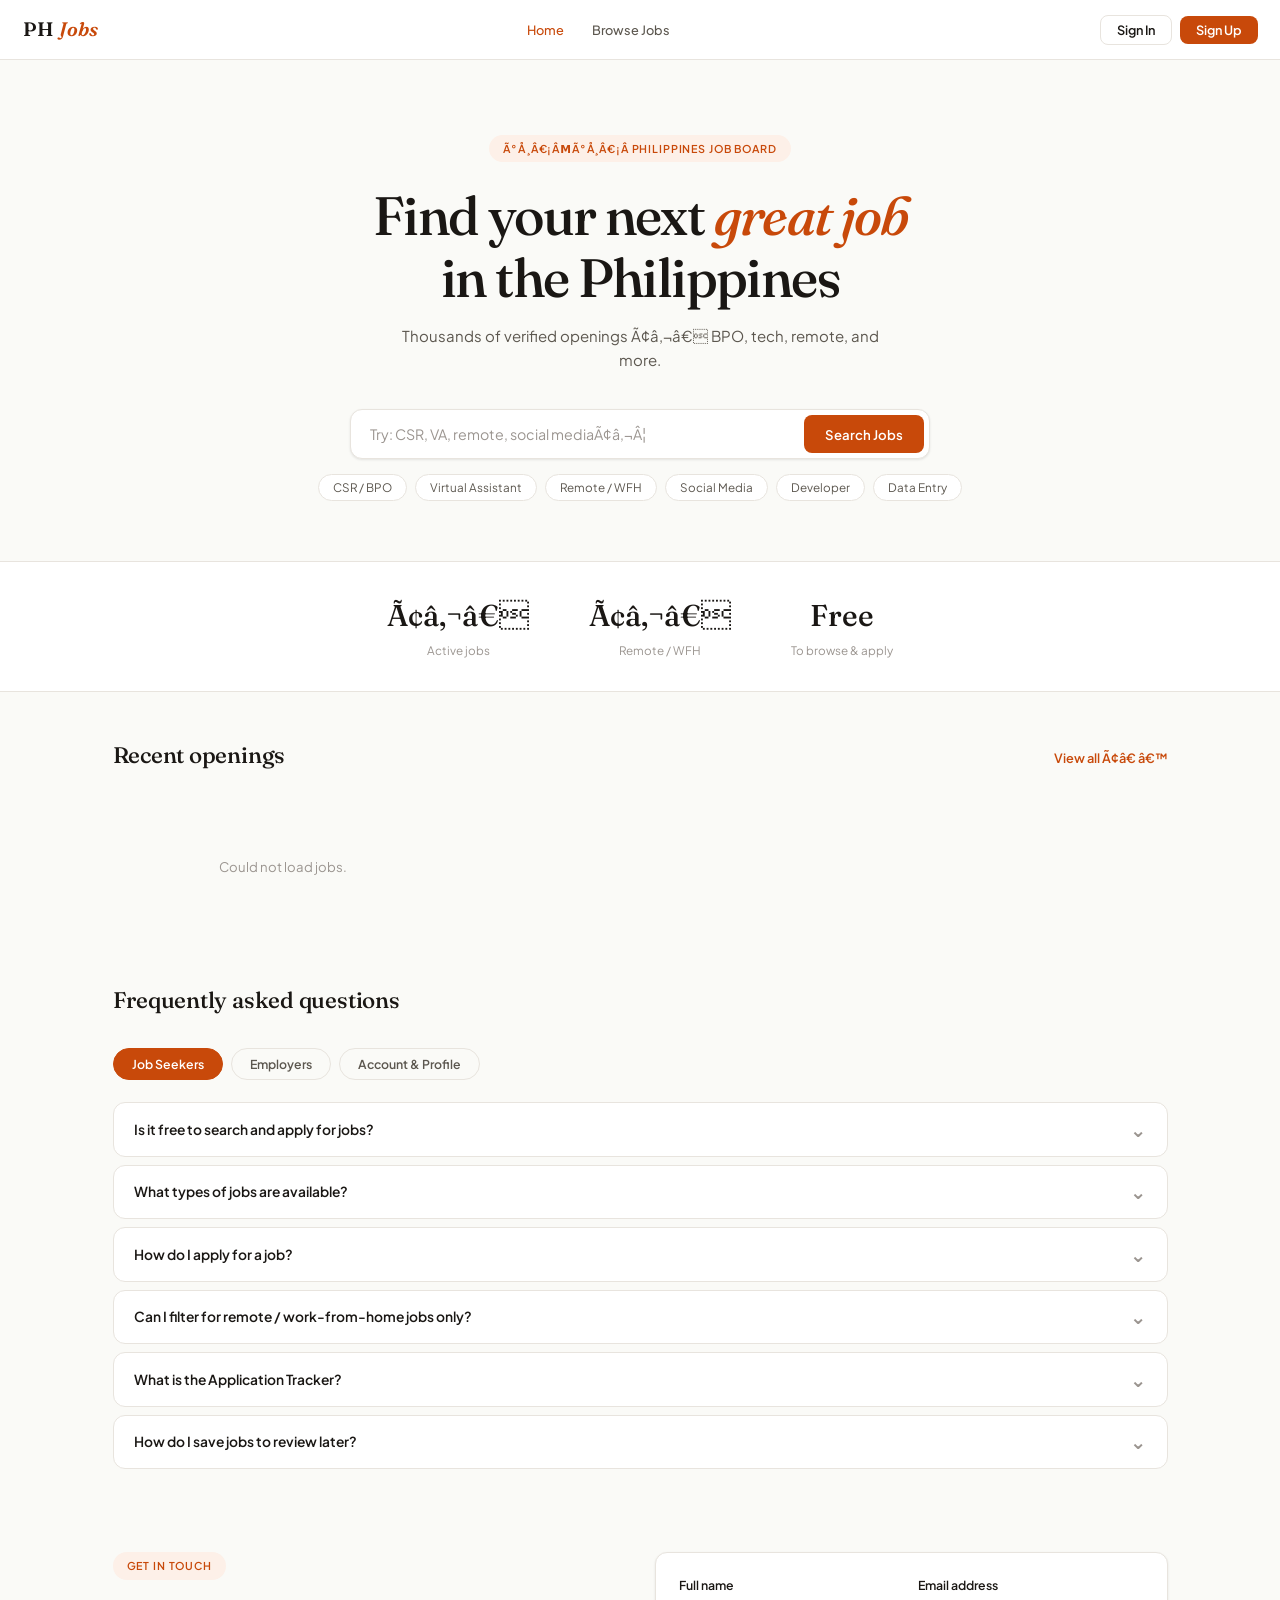
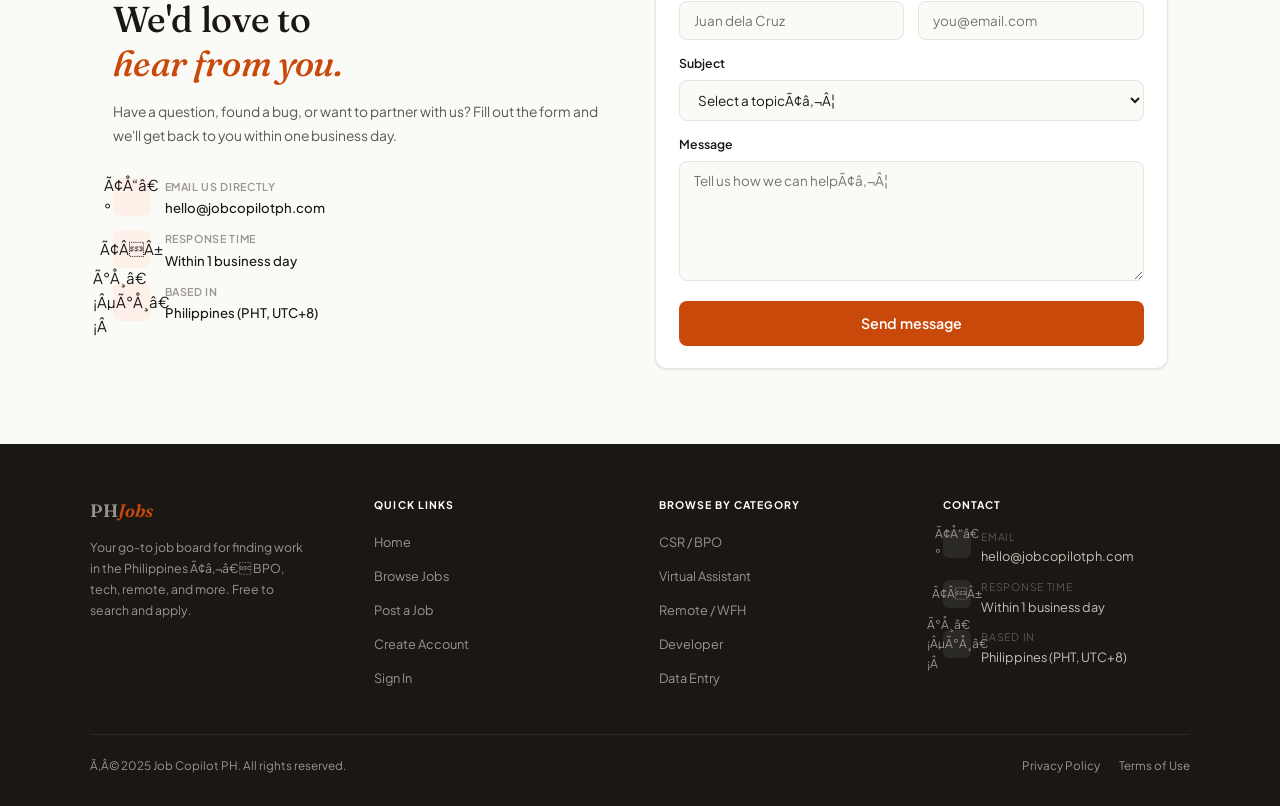
<file: backups/20260514_1049/index.html>
<!DOCTYPE html>
<html lang="en">
<head>
<meta charset="UTF-8" />
<meta name="viewport" content="width=device-width, initial-scale=1.0" />
<title>Job Copilot PH Ã¢â‚¬â€ Find Work in the Philippines | 3,500+ Jobs</title>
<meta name="description" content="Browse 3,500+ verified job openings in the Philippines. BPO, tech, remote, virtual assistant, and more. Free to search and apply. New jobs added daily.">
<meta property="og:title" content="Job Copilot PH Ã¢â‚¬â€ Find Work in the Philippines">
<meta property="og:description" content="Browse 3,500+ verified job openings in the Philippines. Free to search and apply.">
<meta property="og:url" content="https://jobcopilotph.vercel.app">
<meta property="og:type" content="website">
<link rel="icon" type="image/svg+xml" href="/favicon.svg">
<link rel="preconnect" href="https://fonts.googleapis.com" />
<link rel="preconnect" href="https://fonts.gstatic.com" crossorigin />
<link href="https://fonts.googleapis.com/css2?family=Fraunces:ital,opsz,wght@0,9..144,300;0,9..144,500;0,9..144,600;1,9..144,300&family=Plus+Jakarta+Sans:wght@400;500;600&display=swap" rel="stylesheet" />
<style>
*,*::before,*::after{box-sizing:border-box;margin:0;padding:0}
:root{
  --bg:#FAFAF7;--surface:#FFF;--surface-alt:#F3F0EB;
  --accent:#C8490A;--accent-lt:#FDF0E8;--accent-mid:#F4916A;
  --text:#1A1714;--text-sub:#5C574F;--text-muted:#9B9590;
  --border:#E8E4DE;--border-hov:#C8C0B5;
  --remote-bg:#EAF3DE;--remote-txt:#3B6D11;
  --blue-bg:#E6F1FB;--blue-txt:#185FA5;
  --gold-bg:#FAEEDA;--gold-txt:#854F0B;
  --red-bg:#FBEAEA;--red-txt:#8B1A1A;
  --r:12px;--r-sm:8px;
  --shadow:0 1px 3px rgba(0,0,0,.06),0 1px 2px rgba(0,0,0,.04);
  --shadow-hov:0 4px 16px rgba(0,0,0,.10),0 2px 4px rgba(0,0,0,.04);
  --font-d:'Fraunces',Georgia,serif;
  --font-di:'Fraunces',Georgia,serif;
  --font-b:'Plus Jakarta Sans',system-ui,sans-serif;
}
html{font-family:var(--font-b);background:var(--bg);color:var(--text);font-size:15px;line-height:1.6}
a{text-decoration:none;color:inherit}button{font-family:var(--font-b)}
.hidden{display:none!important}

/* Ã¢â€â‚¬Ã¢â€â‚¬ NAV Ã¢â€â‚¬Ã¢â€â‚¬ */
nav{background:var(--surface);border-bottom:1px solid var(--border);height:60px;padding:0 1.5rem;display:flex;align-items:center;justify-content:space-between;position:sticky;top:0;z-index:100}
.nav-logo{font-family:var(--font-d);font-size:1.3rem;font-weight:600;cursor:pointer;display:flex;align-items:center;gap:5px}
.nav-logo span{color:var(--accent);font-style:italic}
.nav-links{display:flex;gap:.25rem;align-items:center;flex-wrap:wrap}
.nav-btn{background:none;border:none;font-size:.85rem;font-weight:500;color:var(--text-sub);cursor:pointer;padding:6px 12px;border-radius:var(--r-sm);transition:all .15s}
.nav-btn:hover{color:var(--text);background:var(--surface-alt)}
.nav-btn.active{color:var(--accent)}
.nav-signin{background:none;border:1.5px solid var(--border);color:var(--text);padding:6px 16px;border-radius:var(--r-sm);font-size:.85rem;font-weight:600;cursor:pointer;transition:all .15s}
.nav-signin:hover{border-color:var(--accent);color:var(--accent)}
.nav-signup{background:var(--accent);color:#fff;border:none;padding:6px 16px;border-radius:var(--r-sm);font-size:.85rem;font-weight:600;cursor:pointer;transition:background .15s}
.nav-signup:hover{background:#A33A07}
.nav-auth{display:flex;gap:8px;align-items:center}

/* Ã¢â€â‚¬Ã¢â€â‚¬ PAGES Ã¢â€â‚¬Ã¢â€â‚¬ */
.page{display:none}.page.active{display:block}

/* Ã¢â€â‚¬Ã¢â€â‚¬ HERO Ã¢â€â‚¬Ã¢â€â‚¬ */
.hero{max-width:820px;margin:0 auto;padding:5rem 1.5rem 4rem;text-align:center}
.eyebrow{display:inline-block;background:var(--accent-lt);color:var(--accent);font-size:.72rem;font-weight:600;letter-spacing:.08em;text-transform:uppercase;padding:5px 14px;border-radius:100px;margin-bottom:1.5rem}
.hero h1{font-family:var(--font-d);font-size:clamp(2.2rem,6vw,3.6rem);font-weight:500;line-height:1.15;letter-spacing:-.03em;margin-bottom:1rem}
.hero h1 em{font-style:italic;color:var(--accent)}
.hero p{color:var(--text-sub);font-size:1rem;max-width:520px;margin:0 auto 2.5rem}
.search-box{background:var(--surface);border:1.5px solid var(--border);border-radius:var(--r);display:flex;align-items:center;overflow:hidden;box-shadow:var(--shadow);max-width:580px;margin:0 auto;transition:border-color .2s,box-shadow .2s}
.search-box:focus-within{border-color:var(--accent);box-shadow:0 0 0 3px rgba(200,73,10,.12)}
.search-box input{flex:1;border:none;outline:none;padding:.9rem 1.25rem;font-size:.95rem;font-family:var(--font-b);background:transparent;color:var(--text)}
.search-box input::placeholder{color:var(--text-muted)}
.search-btn{background:var(--accent);color:#fff;border:none;padding:.7rem 1.4rem;font-size:.88rem;font-weight:600;cursor:pointer;margin:5px;border-radius:8px;transition:background .15s;white-space:nowrap}
.search-btn:hover{background:#A33A07}
.quick-tags{display:flex;gap:8px;justify-content:center;flex-wrap:wrap;margin-top:1rem}
.quick-tag{background:var(--surface);color:var(--text-sub);border:1px solid var(--border);padding:5px 14px;border-radius:100px;font-size:.78rem;cursor:pointer;transition:all .15s}
.quick-tag:hover{background:var(--border);color:var(--text)}
.stats-bar{background:var(--surface);border-top:1px solid var(--border);border-bottom:1px solid var(--border);padding:2rem 1.5rem;display:flex;justify-content:center;gap:4rem}
.stat{text-align:center}
.stat-num{font-family:var(--font-d);font-size:2rem;font-weight:500;color:var(--text);display:block}
.stat-label{font-size:.78rem;color:var(--text-muted);margin-top:2px}
.section{max-width:1100px;margin:0 auto;padding:3rem 1.5rem}
.section-hdr{display:flex;align-items:baseline;justify-content:space-between;margin-bottom:1.5rem}
.section-title{font-family:var(--font-d);font-size:1.5rem;font-weight:500;letter-spacing:-.01em}
.section-link{color:var(--accent);font-size:.85rem;font-weight:600;cursor:pointer;background:none;border:none;font-family:var(--font-b)}

/* Ã¢â€â‚¬Ã¢â€â‚¬ JOB CARDS Ã¢â€â‚¬Ã¢â€â‚¬ */
.jobs-grid{display:grid;grid-template-columns:repeat(auto-fill,minmax(300px,1fr));gap:1rem}
.job-card{background:var(--surface);border:1px solid var(--border);border-radius:var(--r);padding:1.25rem;cursor:pointer;display:flex;flex-direction:column;gap:.75rem;transition:border-color .15s,box-shadow .15s,transform .1s}
.job-card:hover{border-color:var(--border-hov);box-shadow:var(--shadow-hov);transform:translateY(-2px)}
.card-top{display:flex;gap:12px;align-items:flex-start}
.av{width:44px;height:44px;border-radius:10px;background:var(--accent-lt);display:flex;align-items:center;justify-content:center;font-family:var(--font-d);font-size:1.1rem;font-weight:500;color:var(--accent);flex-shrink:0}
.card-title{font-weight:600;font-size:.95rem;color:var(--text);line-height:1.4}
.card-company{font-size:.82rem;color:var(--text-sub);margin-top:2px}
.tags{display:flex;flex-wrap:wrap;gap:5px}
.tag{font-size:.72rem;padding:3px 9px;border-radius:100px;background:var(--surface-alt);color:var(--text-sub);font-weight:500;border:1px solid var(--border)}
.tag.remote{background:var(--remote-bg);color:var(--remote-txt);border-color:rgba(59,109,17,.2)}
.tag.salary{background:var(--accent-lt);color:var(--accent);border-color:rgba(200,73,10,.2);font-weight:600}
.tag.new-tag{background:var(--accent-lt);color:var(--accent);border-color:rgba(200,73,10,.2)}
.card-footer{display:flex;justify-content:space-between;border-top:1px solid var(--border);padding-top:.75rem;font-size:.72rem;color:var(--text-muted)}

/* Ã¢â€â‚¬Ã¢â€â‚¬ SEARCH Ã¢â€â‚¬Ã¢â€â‚¬ */
.search-page{max-width:1100px;margin:0 auto;padding:2rem 1.5rem}
.toolbar{background:var(--surface);border:1px solid var(--border);border-radius:var(--r);padding:.9rem 1.25rem;display:flex;gap:10px;align-items:center;flex-wrap:wrap;margin-bottom:1.25rem}
.toolbar-wrap{position:relative;flex:1;min-width:160px}
.toolbar-input{width:100%;border:1.5px solid var(--border);border-radius:var(--r-sm);padding:8px 12px;font-size:.9rem;font-family:var(--font-b);background:var(--bg);color:var(--text);outline:none;transition:border-color .15s}
.toolbar-input:focus{border-color:var(--accent)}
.toolbar-btn{background:var(--accent);color:#fff;border:none;padding:8px 20px;border-radius:var(--r-sm);font-size:.88rem;font-weight:600;cursor:pointer;transition:background .15s;white-space:nowrap}
.toolbar-btn:hover{background:#A33A07}
.remote-label{display:flex;align-items:center;gap:8px;font-size:.85rem;color:var(--text-sub);cursor:pointer;white-space:nowrap;user-select:none}
.toggle{width:36px;height:20px;background:var(--border);border-radius:100px;position:relative;cursor:pointer;transition:background .2s;flex-shrink:0}
.toggle.on{background:var(--accent)}
.toggle::after{content:'';position:absolute;width:14px;height:14px;border-radius:50%;background:#fff;top:3px;left:3px;transition:transform .2s}
.toggle.on::after{transform:translateX(16px)}
.suggest-drop{position:absolute;top:calc(100% + 4px);left:0;right:0;background:var(--surface);border:1px solid var(--border);border-radius:var(--r-sm);z-index:200;box-shadow:var(--shadow-hov);display:none;overflow:hidden}
.suggest-drop.open{display:block}
.suggest-item{padding:9px 14px;font-size:.88rem;color:var(--text-sub);cursor:pointer}
.suggest-item:hover{background:var(--bg);color:var(--text)}
.results-meta{display:flex;justify-content:space-between;align-items:center;margin-bottom:1rem;font-size:.88rem;color:var(--text-sub)}
.results-meta strong{color:var(--text)}
.jobs-list{display:flex;flex-direction:column;gap:.75rem}
.list-card{background:var(--surface);border:1px solid var(--border);border-radius:var(--r);padding:1.25rem 1.5rem;cursor:pointer;display:flex;gap:1rem;align-items:flex-start;transition:border-color .15s,box-shadow .15s}
.list-card:hover{border-color:var(--border-hov);box-shadow:var(--shadow-hov)}
.list-body{flex:1}
.list-title{font-weight:600;font-size:1rem;color:var(--text);margin-bottom:3px}
.list-company{font-size:.85rem;color:var(--text-sub);margin-bottom:8px}
.list-snippet{font-size:.8rem;color:var(--text-muted);line-height:1.5;display:-webkit-box;-webkit-line-clamp:2;-webkit-box-orient:vertical;overflow:hidden;margin-top:8px}
.list-right{display:flex;flex-direction:column;align-items:flex-end;gap:5px;min-width:90px;font-size:.75rem;color:var(--text-muted)}
.save-btn{background:none;border:1px solid var(--border);border-radius:100px;padding:4px 12px;font-size:.75rem;color:var(--text-muted);cursor:pointer;transition:all .15s;font-family:var(--font-b);white-space:nowrap}
.save-btn:hover{border-color:var(--accent);color:var(--accent)}
.save-btn.saved{background:var(--accent-lt);border-color:rgba(200,73,10,.3);color:var(--accent)}
.pagination{display:flex;justify-content:center;gap:5px;margin-top:2rem;align-items:center;flex-wrap:wrap}
.page-btn{background:var(--surface);border:1px solid var(--border);border-radius:var(--r-sm);padding:7px 13px;font-size:.82rem;cursor:pointer;color:var(--text-sub);transition:all .15s;font-family:var(--font-b)}
.page-btn:hover:not(:disabled){border-color:var(--accent);color:var(--accent)}
.page-btn.active{background:var(--accent);color:#fff;border-color:var(--accent);font-weight:600}
.page-btn:disabled{opacity:.4;cursor:not-allowed}

/* Ã¢â€â‚¬Ã¢â€â‚¬ JOB DETAIL Ã¢â€â‚¬Ã¢â€â‚¬ */
.detail-wrap{max-width:860px;margin:0 auto;padding:2rem 1.5rem}
.back-btn{display:inline-flex;align-items:center;gap:6px;color:var(--text-sub);font-size:.88rem;font-weight:500;cursor:pointer;background:none;border:none;margin-bottom:1.5rem;padding:0;transition:color .15s;font-family:var(--font-b)}
.back-btn:hover{color:var(--text)}
.detail-card{background:var(--surface);border:1px solid var(--border);border-radius:var(--r);overflow:hidden}
.detail-hdr{padding:2rem;border-bottom:1px solid var(--border)}
.detail-av{width:60px;height:60px;border-radius:14px;background:var(--accent-lt);display:flex;align-items:center;justify-content:center;font-family:var(--font-d);font-size:1.5rem;font-weight:500;color:var(--accent);margin-bottom:1.25rem}
.detail-title{font-family:var(--font-d);font-size:1.9rem;font-weight:500;letter-spacing:-.03em;line-height:1.2;margin-bottom:.4rem}
.detail-co{font-size:1rem;color:var(--text-sub);margin-bottom:1.25rem}
.detail-tags{display:flex;flex-wrap:wrap;gap:8px;margin-bottom:1.5rem}
.detail-tag{font-size:.8rem;padding:5px 13px;border-radius:100px;background:var(--surface-alt);color:var(--text-sub);font-weight:500;border:1px solid var(--border)}
.detail-tag.remote{background:var(--remote-bg);color:var(--remote-txt)}
.detail-tag.salary{background:var(--accent-lt);color:var(--accent);font-weight:600}
.detail-actions{display:flex;gap:10px;flex-wrap:wrap}
.apply-btn{display:inline-flex;align-items:center;gap:8px;background:var(--accent);color:#fff;border:none;padding:.875rem 2rem;border-radius:var(--r-sm);font-size:.95rem;font-weight:600;cursor:pointer;transition:background .15s;text-decoration:none;font-family:var(--font-b)}
.apply-btn:hover{background:#A33A07}
.outline-btn{display:inline-flex;align-items:center;gap:8px;background:var(--surface);color:var(--accent);border:1.5px solid var(--accent);padding:.875rem 1.5rem;border-radius:var(--r-sm);font-size:.88rem;font-weight:600;cursor:pointer;transition:all .15s;font-family:var(--font-b)}
.outline-btn:hover{background:var(--accent-lt)}
.outline-btn.active{background:var(--accent-lt)}
.detail-body{padding:2rem;display:flex;flex-direction:column;gap:1.5rem}
.detail-grid{display:grid;grid-template-columns:repeat(auto-fit,minmax(150px,1fr));gap:.75rem}
.info-item{background:var(--bg);border-radius:var(--r-sm);padding:12px 14px}
.info-label{font-size:.72rem;color:var(--text-muted);font-weight:600;text-transform:uppercase;letter-spacing:.06em;margin-bottom:4px}
.info-value{font-size:.9rem;color:var(--text);font-weight:600}
.detail-sec h3{font-size:.72rem;text-transform:uppercase;letter-spacing:.08em;color:var(--text-muted);font-weight:600;margin-bottom:.75rem}
.detail-sec p{color:var(--text-sub);line-height:1.8;font-size:.9rem;white-space:pre-wrap}

/* Ã¢â€â‚¬Ã¢â€â‚¬ AUTH MODAL Ã¢â€â‚¬Ã¢â€â‚¬ */
.modal-ov{position:fixed;inset:0;background:rgba(26,23,20,.55);z-index:500;display:none;align-items:center;justify-content:center;padding:1rem}
.modal-ov.open{display:flex}
.modal{background:var(--surface);border-radius:16px;width:100%;max-width:440px;padding:2.5rem;position:relative;box-shadow:var(--shadow-hov)}
.modal-x{position:absolute;top:1.25rem;right:1.25rem;background:var(--surface-alt);border:none;width:32px;height:32px;border-radius:50%;cursor:pointer;font-size:1.1rem;color:var(--text-sub);display:flex;align-items:center;justify-content:center}
.modal h2{font-family:var(--font-d);font-size:1.8rem;font-weight:500;letter-spacing:-.02em;margin-bottom:.5rem}
.modal-sub{color:var(--text-sub);font-size:.9rem;margin-bottom:1.75rem}
.modal-sub span{color:var(--accent);font-weight:600;cursor:pointer}
.f-field{display:flex;flex-direction:column;gap:6px;margin-bottom:1rem}
.f-label{font-size:.82rem;font-weight:600;color:var(--text)}
.f-input{border:1.5px solid var(--border);border-radius:var(--r-sm);padding:10px 14px;font-size:.9rem;font-family:var(--font-b);background:var(--bg);color:var(--text);outline:none;transition:border-color .15s;width:100%}
.f-input:focus{border-color:var(--accent)}
.f-select{border:1.5px solid var(--border);border-radius:var(--r-sm);padding:10px 14px;font-size:.9rem;font-family:var(--font-b);background:var(--bg);color:var(--text);outline:none;width:100%;cursor:pointer}
.f-textarea{border:1.5px solid var(--border);border-radius:var(--r-sm);padding:10px 14px;font-size:.9rem;font-family:var(--font-b);background:var(--bg);color:var(--text);outline:none;width:100%;resize:vertical;min-height:90px}
.f-error{background:var(--accent-lt);border:1px solid rgba(200,73,10,.2);border-radius:var(--r-sm);padding:10px 14px;font-size:.85rem;color:var(--accent);margin-bottom:1rem;display:none}
.f-error.show{display:block}
.f-submit{background:var(--accent);color:#fff;border:none;width:100%;padding:.9rem;border-radius:var(--r-sm);font-size:.95rem;font-weight:600;cursor:pointer;transition:background .15s;margin-top:.5rem;font-family:var(--font-b)}
.f-submit:hover{background:#A33A07}
.f-submit:disabled{opacity:.6;cursor:not-allowed}

/* Ã¢â€â‚¬Ã¢â€â‚¬ UPDATE PROFILE PAGE Ã¢â€â‚¬Ã¢â€â‚¬ */
.profile-edit-page{max-width:860px;margin:0 auto;padding:2rem 1.5rem}
.profile-edit-hdr{display:flex;justify-content:space-between;align-items:center;margin-bottom:2rem}
.profile-edit-hdr h2{font-family:var(--font-d);font-size:2rem;font-weight:500;letter-spacing:-.02em}
.strength-badge{display:inline-flex;align-items:center;gap:6px;background:var(--remote-bg);color:var(--remote-txt);padding:6px 14px;border-radius:100px;font-size:.82rem;font-weight:600}
.strength-badge.partial{background:var(--gold-bg);color:var(--gold-txt)}
.profile-block{background:var(--surface);border:1px solid var(--border);border-radius:var(--r);padding:2rem;margin-bottom:1.25rem}
.block-label{font-size:.72rem;font-weight:600;color:var(--text-muted);text-transform:uppercase;letter-spacing:.08em;margin-bottom:1.25rem;display:flex;align-items:center;gap:10px}
.block-label::after{content:'';flex:1;height:1px;background:var(--border)}
.f-row{display:grid;grid-template-columns:1fr 1fr;gap:1rem;margin-bottom:1rem}
.f-row .full{grid-column:1/-1}
.nested-item{background:var(--bg);border:1px solid var(--border);border-radius:var(--r-sm);padding:1.25rem;margin-bottom:.75rem;position:relative}
.nested-del{position:absolute;top:12px;right:12px;background:none;border:none;color:var(--text-muted);cursor:pointer;font-size:1rem;transition:color .15s}
.nested-del:hover{color:var(--accent)}
.add-btn{background:none;border:1.5px dashed var(--accent);color:var(--accent);padding:.75rem;border-radius:var(--r-sm);font-size:.88rem;font-weight:600;cursor:pointer;width:100%;font-family:var(--font-b);transition:background .15s}
.add-btn:hover{background:var(--accent-lt)}
.star-row{display:flex;gap:4px;align-items:center}
.star{font-size:1.1rem;cursor:pointer;color:var(--border);transition:color .15s;line-height:1}
.star.on{color:var(--accent)}
.prof-save-btn{background:var(--accent);color:#fff;border:none;padding:1rem 2.5rem;border-radius:100px;font-size:1rem;font-weight:600;cursor:pointer;width:100%;margin-top:1rem;transition:background .15s;font-family:var(--font-b);box-shadow:0 4px 14px rgba(200,73,10,.25)}
.prof-save-btn:hover{background:#A33A07}
.helper{font-size:.75rem;color:var(--text-muted);margin-top:-8px;margin-bottom:.75rem;display:block}

/* Ã¢â€â‚¬Ã¢â€â‚¬ PUBLIC PROFILE PAGE Ã¢â€â‚¬Ã¢â€â‚¬ */
.pub-profile-wrap{max-width:860px;margin:0 auto;padding:2rem 1.5rem}
.pub-card{background:var(--surface);border:1px solid var(--border);border-radius:var(--r);overflow:hidden}
.pub-hdr{padding:2.5rem;border-bottom:1px solid var(--border);display:flex;justify-content:space-between;align-items:flex-start;gap:1.5rem;flex-wrap:wrap}
.pub-av-area{display:flex;gap:1.5rem;align-items:center}
.pub-av{width:90px;height:90px;border-radius:50%;background:var(--accent-lt);display:flex;align-items:center;justify-content:center;font-family:var(--font-d);font-size:2.2rem;font-weight:500;color:var(--accent);border:2px solid rgba(200,73,10,.2);flex-shrink:0}
.pub-meta h1{font-family:var(--font-d);font-size:1.9rem;font-weight:500;letter-spacing:-.02em;margin-bottom:.35rem}
.pub-contact{font-size:.88rem;color:var(--text-sub);line-height:1.8}
.pub-actions{display:flex;flex-direction:column;gap:8px;min-width:190px}
.pub-msg-btn{background:var(--accent);color:#fff;border:none;padding:.75rem 1.5rem;border-radius:var(--r-sm);font-weight:600;cursor:pointer;font-family:var(--font-b);transition:background .15s;text-align:center}
.pub-msg-btn:hover{background:#A33A07}
.pub-li-btn{background:var(--surface);color:#0077b5;border:1.5px solid #0077b5;padding:.75rem 1.5rem;border-radius:var(--r-sm);font-weight:600;cursor:pointer;font-family:var(--font-b);text-align:center;display:flex;align-items:center;justify-content:center;gap:8px;text-decoration:none;transition:background .15s}
.pub-li-btn:hover{background:#f0f7ff}
.pub-dl-btn{background:var(--surface);color:var(--text);border:1.5px solid var(--border);padding:.75rem 1.5rem;border-radius:var(--r-sm);font-weight:600;cursor:pointer;font-family:var(--font-b);transition:all .15s}
.pub-dl-btn:hover{border-color:var(--accent);color:var(--accent)}
.pub-body{padding:2.5rem}
.sec-label{font-size:.72rem;font-weight:600;color:var(--text-muted);text-transform:uppercase;letter-spacing:.1em;margin-bottom:1.25rem;margin-top:2rem;display:flex;align-items:center;gap:10px}
.sec-label::after{content:'';flex:1;height:1px;background:var(--border)}
.sec-label:first-child{margin-top:0}
.skills-grid{display:grid;grid-template-columns:repeat(auto-fill,minmax(220px,1fr));gap:.75rem;margin-bottom:2rem}
.skill-badge{background:var(--bg);border:1px solid var(--border);padding:1rem 1.25rem;border-radius:var(--r-sm);display:flex;justify-content:space-between;align-items:center}
.skill-name{font-weight:600;font-size:.9rem;color:var(--text)}
.stars{display:flex;gap:2px}
.stars span{font-size:.85rem}
.stars span.on{color:var(--accent)}
.stars span.off{color:var(--border)}
.timeline-item{margin-bottom:1.5rem;padding-left:1.25rem;border-left:3px solid var(--accent)}
.tl-title{font-weight:600;font-size:1rem;color:var(--text);margin-bottom:3px}
.tl-sub{color:var(--text-sub);font-size:.88rem}
.tl-item-edu{border-left-color:var(--border)}

/* Ã¢â€â‚¬Ã¢â€â‚¬ SAVED Ã¢â€â‚¬Ã¢â€â‚¬ */
.saved-page{max-width:1100px;margin:0 auto;padding:2rem 1.5rem}

/* Ã¢â€â‚¬Ã¢â€â‚¬ TRACKER Ã¢â€â‚¬Ã¢â€â‚¬ */
.tracker-page{max-width:900px;margin:0 auto;padding:2rem 1.5rem}
.status-tabs{display:flex;gap:6px;margin-bottom:1.5rem;flex-wrap:wrap}
.status-tab{background:var(--surface);border:1px solid var(--border);border-radius:100px;padding:6px 16px;font-size:.82rem;cursor:pointer;color:var(--text-sub);transition:all .15s;font-family:var(--font-b)}
.status-tab.active{background:var(--accent);color:#fff;border-color:var(--accent);font-weight:600}
.app-card{background:var(--surface);border:1px solid var(--border);border-radius:var(--r);padding:1.25rem 1.5rem;display:flex;align-items:flex-start;gap:1rem;margin-bottom:.75rem}
.app-title{font-weight:600;font-size:.95rem;color:var(--text)}
.app-co{font-size:.83rem;color:var(--text-sub);margin-top:2px;margin-bottom:8px}
.app-meta{display:flex;gap:8px;align-items:center;flex-wrap:wrap}
.status-badge{font-size:.75rem;padding:3px 10px;border-radius:100px;font-weight:600}
.age-txt{font-size:.75rem;color:var(--text-muted)}
.app-notes{font-size:.8rem;color:var(--text-muted);line-height:1.5;margin-top:6px}
.app-actions{display:flex;gap:8px;flex-direction:column;align-items:flex-end}
.st-select{border:1px solid var(--border);border-radius:var(--r-sm);padding:5px 10px;font-size:.8rem;font-family:var(--font-b);background:var(--bg);color:var(--text);outline:none;cursor:pointer}
.del-btn{background:none;border:none;color:var(--text-muted);cursor:pointer;font-size:.8rem;padding:4px 8px;font-family:var(--font-b)}
.del-btn:hover{color:var(--accent)}

/* Ã¢â€â‚¬Ã¢â€â‚¬ EMPLOYER Ã¢â€â‚¬Ã¢â€â‚¬ */
.employer-page{max-width:1000px;margin:0 auto;padding:2rem 1.5rem}
.emp-hero{background:var(--surface);border:1px solid var(--border);border-radius:var(--r);padding:2.5rem;margin-bottom:2rem;display:flex;align-items:center;justify-content:space-between;gap:2rem;flex-wrap:wrap}
.emp-hero h1{font-family:var(--font-d);font-size:2rem;font-weight:500;letter-spacing:-.02em;margin-bottom:.5rem}
.emp-hero p{color:var(--text-sub);font-size:.95rem;max-width:480px}
.emp-cta{background:var(--accent);color:#fff;border:none;padding:.9rem 2rem;border-radius:var(--r-sm);font-size:.95rem;font-weight:600;cursor:pointer;transition:background .15s;white-space:nowrap;font-family:var(--font-b)}
.emp-cta:hover{background:#A33A07}
.emp-stats{display:grid;grid-template-columns:repeat(auto-fit,minmax(140px,1fr));gap:1rem;margin-bottom:2rem}
.emp-stat{background:var(--surface);border:1px solid var(--border);border-radius:var(--r);padding:1.25rem;text-align:center}
.emp-stat-num{font-family:var(--font-d);font-size:1.75rem;font-weight:500;color:var(--text);display:block}
.emp-stat-label{font-size:.78rem;color:var(--text-muted);margin-top:3px}
.post-form{background:var(--surface);border:1px solid var(--border);border-radius:var(--r);padding:2rem;margin-bottom:2rem}
.form-grid{display:grid;grid-template-columns:1fr 1fr;gap:1rem;margin-bottom:1rem}
.form-grid .full{grid-column:1/-1}
.post-submit{background:var(--accent);color:#fff;border:none;padding:.85rem 2rem;border-radius:var(--r-sm);font-size:.95rem;font-weight:600;cursor:pointer;transition:background .15s;font-family:var(--font-b)}
.post-submit:hover{background:#A33A07}
.emp-job-card{background:var(--surface);border:1px solid var(--border);border-radius:var(--r);padding:1.25rem 1.5rem;display:flex;align-items:center;gap:1rem;margin-bottom:.75rem}
.emp-job-info{flex:1}
.emp-job-title{font-weight:600;font-size:.95rem;color:var(--text)}
.emp-job-meta{font-size:.82rem;color:var(--text-sub);margin-top:3px}
.emp-job-actions{display:flex;gap:8px}
.emp-btn{border:1px solid var(--border);background:var(--surface);border-radius:var(--r-sm);padding:6px 14px;font-size:.8rem;font-weight:600;cursor:pointer;transition:all .15s;font-family:var(--font-b)}
.emp-btn:hover{border-color:var(--accent);color:var(--accent)}
.emp-btn.danger{color:var(--red-txt);border-color:#F0CECE}
.emp-btn.danger:hover{background:var(--red-bg)}

/* Ã¢â€â‚¬Ã¢â€â‚¬ ADMIN Ã¢â€â‚¬Ã¢â€â‚¬ */
.admin-page{max-width:1100px;margin:0 auto;padding:2rem 1.5rem}
.admin-tabs{display:flex;gap:4px;margin-bottom:2rem;background:var(--surface);border:1px solid var(--border);border-radius:var(--r);padding:6px;width:fit-content}
.admin-tab{background:none;border:none;padding:8px 18px;border-radius:var(--r-sm);font-size:.88rem;font-weight:600;cursor:pointer;color:var(--text-sub);transition:all .15s;font-family:var(--font-b)}
.admin-tab.active{background:var(--accent);color:#fff}
.admin-sec{display:none}.admin-sec.active{display:block}
.admin-stat-grid{display:grid;grid-template-columns:repeat(auto-fit,minmax(180px,1fr));gap:1rem;margin-bottom:2rem}
.admin-stat{background:var(--surface);border:1px solid var(--border);border-radius:var(--r);padding:1.5rem}
.admin-stat-num{font-family:var(--font-d);font-size:2rem;font-weight:500;color:var(--text);display:block;margin-bottom:4px}
.admin-stat-label{font-size:.8rem;color:var(--text-muted)}
.admin-stat.hl{border-color:rgba(200,73,10,.25);background:var(--accent-lt)}
.admin-stat.hl .admin-stat-num{color:var(--accent)}
.data-table{background:var(--surface);border:1px solid var(--border);border-radius:var(--r);overflow:hidden;width:100%;border-collapse:collapse}
.data-table th{background:var(--surface-alt);padding:10px 16px;font-size:.78rem;font-weight:600;text-transform:uppercase;letter-spacing:.05em;color:var(--text-muted);text-align:left;border-bottom:1px solid var(--border)}
.data-table td{padding:12px 16px;font-size:.88rem;color:var(--text-sub);border-bottom:1px solid var(--border)}
.data-table tr:last-child td{border-bottom:none}
.data-table tr:hover td{background:var(--bg)}
.badge{display:inline-block;padding:2px 9px;border-radius:100px;font-size:.72rem;font-weight:600}
.badge.ok{background:var(--remote-bg);color:var(--remote-txt)}
.badge.off{background:var(--surface-alt);color:var(--text-muted)}

/* Ã¢â€â‚¬Ã¢â€â‚¬ LOADING / EMPTY Ã¢â€â‚¬Ã¢â€â‚¬ */
.loading{text-align:center;padding:5rem 1rem;color:var(--text-muted)}
.spinner{width:30px;height:30px;border:2px solid var(--border);border-top-color:var(--accent);border-radius:50%;animation:spin .7s linear infinite;margin:0 auto 1rem}
@keyframes spin{to{transform:rotate(360deg)}}
.empty{text-align:center;padding:4rem 1rem}
.empty-icon{font-size:2.5rem;margin-bottom:1rem}
.empty h3{font-family:var(--font-d);font-size:1.2rem;font-weight:500;margin-bottom:.5rem}
.empty p{color:var(--text-muted);font-size:.88rem}
.toast{position:fixed;bottom:2rem;left:50%;transform:translateX(-50%);background:var(--text);color:#fff;padding:10px 20px;border-radius:100px;font-size:.88rem;font-weight:500;z-index:9999;opacity:0;transition:opacity .3s;pointer-events:none;white-space:nowrap}
.toast.show{opacity:1}

@media(max-width:640px){
  .stats-bar{gap:2rem}.hero h1{font-size:1.9rem}
  .list-right{display:none}.form-grid,.f-row{grid-template-columns:1fr}
  .f-row .full{grid-column:1}
  .pub-hdr{flex-direction:column}.pub-actions{width:100%}
  .emp-hero{flex-direction:column;text-align:center}
  .nav-links{display:none}
  .page{padding-bottom:72px}
  .faq-tab-btn{padding:6px 14px;font-size:.78rem}
  .faq-q{padding:.9rem 1rem;font-size:.88rem}
  .faq-a{font-size:.84rem}
  .faq-item.open .faq-a{padding:0 1rem .9rem}
  .contact-section{padding-bottom:6rem}
}
@media(min-width:641px){
  .mob-tabs{display:none!important}
}

/* Ã¢â€â‚¬Ã¢â€â‚¬ MOBILE BOTTOM TAB BAR Ã¢â€â‚¬Ã¢â€â‚¬ */
.mob-tabs{
  position:fixed;bottom:0;left:0;right:0;z-index:200;
  background:var(--surface);border-top:1px solid var(--border);
  display:flex;align-items:stretch;
  height:60px;
  padding-bottom:env(safe-area-inset-bottom,0px);
}
.mob-tab{
  flex:1;display:flex;flex-direction:column;align-items:center;justify-content:center;
  gap:3px;cursor:pointer;background:none;border:none;
  color:var(--text-muted);font-family:var(--font-b);font-size:.6rem;font-weight:600;
  letter-spacing:.02em;transition:color .15s;padding:8px 4px;
  -webkit-tap-highlight-color:transparent;
}
.mob-tab.active{color:var(--accent)}
.mob-tab svg{width:22px;height:22px;stroke-width:1.8;fill:none;stroke:currentColor;stroke-linecap:round;stroke-linejoin:round}

/* Ã¢â€â‚¬Ã¢â€â‚¬ NAV AVATAR + DROPDOWN (Bug 1) Ã¢â€â‚¬Ã¢â€â‚¬ */
.nav-user-wrap{position:relative;display:flex;align-items:center}
.nav-av-btn{width:34px;height:34px;border-radius:50%;background:var(--accent);color:#fff;border:none;font-family:var(--font-d);font-size:1rem;font-weight:500;cursor:pointer;display:flex;align-items:center;justify-content:center;transition:opacity .15s;flex-shrink:0}
.nav-av-btn:hover{opacity:.82}
.nav-dropdown{position:absolute;top:calc(100% + 10px);right:0;background:var(--surface);border:1px solid var(--border);border-radius:var(--r);box-shadow:var(--shadow-hov);min-width:210px;z-index:300;display:none;overflow:hidden}
.nav-dropdown.open{display:block}
.nav-dd-item{display:flex;align-items:center;gap:10px;padding:10px 16px;font-size:.88rem;color:var(--text-sub);cursor:pointer;border:none;background:none;width:100%;text-align:left;font-family:var(--font-b);transition:background .15s}
.nav-dd-item:hover{background:var(--bg);color:var(--text)}
.nav-dd-item.danger{color:var(--accent)}
.nav-dd-divider{height:1px;background:var(--border);margin:4px 0}
.nav-dd-section{padding:8px 16px 2px;font-size:.7rem;font-weight:600;color:var(--text-muted);text-transform:uppercase;letter-spacing:.07em}
.nav-dd-row{display:flex;align-items:center;justify-content:space-between;padding:9px 16px;cursor:pointer;transition:background .15s}
.nav-dd-row:hover{background:var(--bg)}
.nav-dd-row-label{font-size:.88rem;color:var(--text-sub)}

/* Ã¢â€â‚¬Ã¢â€â‚¬ FAQ Ã¢â€â‚¬Ã¢â€â‚¬ */
.faq-tab-btn{background:none;border:1.5px solid var(--border);border-radius:100px;padding:7px 18px;font-size:.82rem;font-weight:600;color:var(--text-sub);cursor:pointer;font-family:var(--font-b);transition:all .15s}
.faq-tab-btn:hover{border-color:var(--accent);color:var(--accent)}
.faq-tab-btn.active{background:var(--accent);border-color:var(--accent);color:#fff}
.faq-item{border:1px solid var(--border);border-radius:var(--r);background:var(--surface);margin-bottom:8px;overflow:hidden;transition:border-color .15s}
.faq-item:hover{border-color:var(--border-hov)}
.faq-q{width:100%;background:none;border:none;padding:1.1rem 1.35rem;display:flex;align-items:center;justify-content:space-between;gap:1rem;cursor:pointer;text-align:left;font-family:var(--font-b);font-size:.92rem;font-weight:600;color:var(--text);line-height:1.4}
.faq-q:hover{background:var(--surface-alt)}
.faq-chevron{font-size:1.3rem;color:var(--text-muted);transition:transform .2s;flex-shrink:0;line-height:1}
.faq-item.open .faq-chevron{transform:rotate(180deg)}
.faq-a{max-height:0;overflow:hidden;transition:max-height .28s ease,padding .2s;font-size:.875rem;color:var(--text-sub);line-height:1.75;padding:0 1.35rem}
.faq-item.open .faq-a{max-height:200px;padding:0 1.35rem 1.1rem}

/* Ã¢â€â‚¬Ã¢â€â‚¬ CONTACT Ã¢â€â‚¬Ã¢â€â‚¬ */
.contact-section{padding-top:0;padding-bottom:5rem}
.contact-grid{display:grid;grid-template-columns:repeat(auto-fit,minmax(min(100%,300px),1fr));gap:2rem;align-items:start}
.contact-card{background:var(--surface);border:1px solid var(--border);border-radius:var(--r);padding:1.5rem;box-shadow:var(--shadow);min-width:0;width:100%}
.contact-meta-item{display:flex;gap:14px;align-items:flex-start}
.contact-meta-icon{width:38px;height:38px;border-radius:var(--r-sm);background:var(--accent-lt);display:flex;align-items:center;justify-content:center;font-size:1rem;flex-shrink:0}
.contact-meta-label{font-size:.72rem;font-weight:600;color:var(--text-muted);text-transform:uppercase;letter-spacing:.06em;margin-bottom:2px}
.contact-meta-val{font-size:.88rem;color:var(--text);font-weight:500}
.contact-row{display:grid;grid-template-columns:repeat(auto-fit,minmax(min(100%,180px),1fr));gap:14px;margin-bottom:14px}

/* Ã¢â€â‚¬Ã¢â€â‚¬ FOOTER Ã¢â€â‚¬Ã¢â€â‚¬ */
.site-footer{background:#1A1714;color:#9B9590;padding:3.5rem 1.5rem 2rem}
.footer-inner{max-width:1100px;margin:0 auto}
.footer-grid{display:grid;grid-template-columns:repeat(auto-fit,minmax(min(100%,200px),1fr));gap:2.5rem;margin-bottom:3rem}
.footer-brand .nav-logo{font-size:1.2rem;margin-bottom:.75rem;display:inline-block}
.footer-brand .nav-logo span{color:var(--accent)}
.footer-tagline{font-size:.82rem;line-height:1.7;max-width:220px}
.footer-col-title{font-size:.7rem;font-weight:700;letter-spacing:.1em;text-transform:uppercase;color:#fff;margin-bottom:1rem}
.footer-links{list-style:none;display:flex;flex-direction:column;gap:10px}
.footer-links li a,.footer-links li button{font-size:.85rem;color:#9B9590;background:none;border:none;cursor:pointer;font-family:var(--font-b);padding:0;text-align:left;transition:color .15s}
.footer-links li a:hover,.footer-links li button:hover{color:#fff}
.footer-contact-item{display:flex;align-items:flex-start;gap:10px;margin-bottom:12px;font-size:.85rem}
.footer-contact-icon{width:28px;height:28px;border-radius:6px;background:rgba(255,255,255,.08);display:flex;align-items:center;justify-content:center;font-size:.8rem;flex-shrink:0;margin-top:1px}
.footer-contact-label{font-size:.7rem;text-transform:uppercase;letter-spacing:.07em;color:#5C574F;margin-bottom:1px}
.footer-contact-val{color:#C8C0B5;font-size:.85rem}
.footer-bottom{border-top:1px solid rgba(255,255,255,.08);padding-top:1.5rem;display:flex;align-items:center;justify-content:space-between;flex-wrap:wrap;gap:12px}
.footer-copy{font-size:.78rem}
.footer-legal{display:flex;gap:1.25rem}
.footer-legal a{font-size:.78rem;color:#9B9590;transition:color .15s}
.footer-legal a:hover{color:#fff}
@media(max-width:640px){
  .site-footer{padding-bottom:calc(2rem + 60px)}
  .footer-bottom{flex-direction:column;align-items:flex-start;gap:10px}
}
</style>
<!-- Google tag (gtag.js) -->
<script async src="https://www.googletagmanager.com/gtag/js?id=G-9Y99CJ20H4"></script>
<script>
window.dataLayer = window.dataLayer || [];
function gtag(){dataLayer.push(arguments);}
gtag('js', new Date());
gtag('config', 'G-9Y99CJ20H4');

// Track engagement events
document.addEventListener('click', function(e) {
  var el = e.target.closest('.apply-btn');
  if (el) { gtag('event', 'click_apply', { event_category: 'engagement' }); return; }
  el = e.target.closest('.outline-btn');
  if (el) {
    if (el.textContent.includes('Save')) gtag('event', 'click_save', { event_category: 'engagement' });
    if (el.textContent.includes('Track')) gtag('event', 'click_track', { event_category: 'engagement' });
  }
});
// Track searches
var searchInput = document.querySelector('.hero-search input, #search-input');
if (searchInput) {
  searchInput.closest('form')?.addEventListener('submit', function() {
    gtag('event', 'search', { event_category: 'engagement', search_term: searchInput.value });
  });
}
</script>

</head>
<body>

<!-- TOAST -->
<div class="toast" id="toast"></div>

<!-- AUTH MODAL -->
<div class="modal-ov" id="auth-modal">
  <div class="modal">
    <button class="modal-x" onclick="closeModal()">Ã¢Å“â€¢</button>
    <h2 id="m-title">Welcome back.</h2>
    <p class="modal-sub" id="m-sub">Don't have an account? <span onclick="switchMode()">Sign up free</span></p>
    <div id="m-name-wrap" style="display:none">
      <div class="f-field"><label class="f-label">Full Name</label><input class="f-input" id="m-name" placeholder="Juan dela Cruz" /></div>
      <div class="f-field"><label class="f-label">I am a</label>
        <select class="f-select" id="m-role">
          <option value="job_seeker">Job Seeker</option>
          <option value="employer">Employer / Recruiter</option>
        </select>
      </div>
    </div>
    <div class="f-field"><label class="f-label">Email</label><input class="f-input" id="m-email" type="email" placeholder="you@email.com" /></div>
    <div class="f-field"><label class="f-label">Password</label><input class="f-input" id="m-pass" type="password" placeholder="Ã¢â‚¬Â¢Ã¢â‚¬Â¢Ã¢â‚¬Â¢Ã¢â‚¬Â¢Ã¢â‚¬Â¢Ã¢â‚¬Â¢Ã¢â‚¬Â¢Ã¢â‚¬Â¢" onkeydown="if(event.key==='Enter')submitAuth()" /></div>
    <div class="f-error" id="m-error"></div>
    <button class="f-submit" id="m-submit" onclick="submitAuth()">Sign In</button>
  </div>
</div>

<!-- NAV -->
<nav>
  <div class="nav-logo" onclick="go('home')">PH<span>Jobs</span></div>
  <div class="nav-links">
    <button class="nav-btn" id="nav-home"     onclick="go('home')">Home</button>
    <button class="nav-btn" id="nav-search"   onclick="go('search')">Browse Jobs</button>
    <button class="nav-btn" id="nav-saved"    onclick="go('saved')"    style="display:none">Saved</button>
    <button class="nav-btn" id="nav-tracker"  onclick="go('tracker')"  style="display:none">Tracker</button>
    <button class="nav-btn" id="nav-employer" onclick="go('employer')" style="display:none">Post a Job</button>
    <button class="nav-btn" id="nav-admin"    onclick="go('admin')"    style="display:none">Admin</button>
  </div>
  <div class="nav-auth" id="nav-auth">
    <button class="nav-signin" onclick="openModal('login')">Sign In</button>
    <button class="nav-signup" onclick="openModal('register')">Sign Up</button>
  </div>
</nav>

<!-- Ã¢â€â‚¬Ã¢â€â‚¬ HOME Ã¢â€â‚¬Ã¢â€â‚¬ -->
<div class="page" id="page-home">
  <div class="hero">
    <div class="eyebrow">Ã°Å¸â€¡ÂµÃ°Å¸â€¡Â­ Philippines Job Board</div>
    <h1>Find your next <em>great job</em><br/>in the Philippines</h1>
    <p>Thousands of verified openings Ã¢â‚¬â€ BPO, tech, remote, and more.</p>
    <div class="search-box">
      <input id="h-kw" type="text" placeholder="Try: CSR, VA, remote, social mediaÃ¢â‚¬Â¦" onkeydown="if(event.key==='Enter')heroSearch()" />
      <button class="search-btn" onclick="heroSearch()">Search Jobs</button>
    </div>
    <div class="quick-tags">
      <button class="quick-tag" onclick="qSearch('CSR')">CSR / BPO</button>
      <button class="quick-tag" onclick="qSearch('Virtual Assistant')">Virtual Assistant</button>
      <button class="quick-tag" onclick="qSearch('Remote')">Remote / WFH</button>
      <button class="quick-tag" onclick="qSearch('Social Media')">Social Media</button>
      <button class="quick-tag" onclick="qSearch('Developer')">Developer</button>
      <button class="quick-tag" onclick="qSearch('Data Entry')">Data Entry</button>
    </div>
  </div>
  <div class="stats-bar">
    <div class="stat"><span class="stat-num" id="stat-total">Ã¢â‚¬â€</span><div class="stat-label">Active jobs</div></div>
    <div class="stat"><span class="stat-num" id="stat-remote">Ã¢â‚¬â€</span><div class="stat-label">Remote / WFH</div></div>
    <div class="stat"><span class="stat-num">Free</span><div class="stat-label">To browse & apply</div></div>
  </div>
  <div class="section">
    <div class="section-hdr">
      <h2 class="section-title">Recent openings</h2>
      <button class="section-link" onclick="go('search')">View all Ã¢â€ â€™</button>
    </div>
    <div id="home-jobs" class="jobs-grid"><div class="loading"><div class="spinner"></div></div></div>
  </div>

  <!-- Ã¢â€â‚¬Ã¢â€â‚¬ FAQ Ã¢â€â‚¬Ã¢â€â‚¬ -->
  <div class="section" style="padding-top:0;padding-bottom:5rem">
    <div class="section-hdr" style="margin-bottom:2rem">
      <h2 class="section-title">Frequently asked questions</h2>
    </div>
    <div>

      <!-- Tab switcher + accordion -->
      <div>
        <!-- Tab pills -->
        <div style="display:flex;gap:8px;flex-wrap:wrap;margin-bottom:1.5rem" id="faq-tabs">
          <button class="faq-tab-btn active" onclick="faqTab('seekers',this)">Job Seekers</button>
          <button class="faq-tab-btn" onclick="faqTab('employers',this)">Employers</button>
          <button class="faq-tab-btn" onclick="faqTab('account',this)">Account &amp; Profile</button>
        </div>

        <!-- Job Seekers -->
        <div class="faq-group" id="faq-seekers">
          <div class="faq-item">
            <button class="faq-q" onclick="faqToggle(this)">
              <span>Is it free to search and apply for jobs?</span>
              <span class="faq-chevron">&#8964;</span>
            </button>
            <div class="faq-a">Yes Ã¢â‚¬â€ browsing listings and applying is completely free for job seekers. No hidden fees, no subscriptions, and no pay-to-apply gates. Just create a free account and start applying.</div>
          </div>
          <div class="faq-item">
            <button class="faq-q" onclick="faqToggle(this)">
              <span>What types of jobs are available?</span>
              <span class="faq-chevron">&#8964;</span>
            </button>
            <div class="faq-a">Job Copilot PH lists over 3,500 verified openings across BPO / Customer Service, Virtual Assistant, Remote / Work-from-Home, Social Media Management, Software Development, and Data Entry. New listings are added every day.</div>
          </div>
          <div class="faq-item">
            <button class="faq-q" onclick="faqToggle(this)">
              <span>How do I apply for a job?</span>
              <span class="faq-chevron">&#8964;</span>
            </button>
            <div class="faq-a">Click any listing to view its full details, then hit Apply. If the employer provided an external application URL you'll be redirected there. Keeping your profile and resume up to date helps employers review you faster.</div>
          </div>
          <div class="faq-item">
            <button class="faq-q" onclick="faqToggle(this)">
              <span>Can I filter for remote / work-from-home jobs only?</span>
              <span class="faq-chevron">&#8964;</span>
            </button>
            <div class="faq-a">Yes. Use the "Remote only" toggle on the Browse Jobs page to instantly filter to WFH positions. You can also narrow results by job category, employment type, and salary range.</div>
          </div>
          <div class="faq-item">
            <button class="faq-q" onclick="faqToggle(this)">
              <span>What is the Application Tracker?</span>
              <span class="faq-chevron">&#8964;</span>
            </button>
            <div class="faq-a">The Application Tracker lets you log and monitor every job you've applied to in one place Ã¢â‚¬â€ statuses, dates, notes Ã¢â‚¬â€ so you stay organised throughout your job search.</div>
          </div>
          <div class="faq-item">
            <button class="faq-q" onclick="faqToggle(this)">
              <span>How do I save jobs to review later?</span>
              <span class="faq-chevron">&#8964;</span>
            </button>
            <div class="faq-a">Click the bookmark icon on any listing while browsing. All saved jobs appear under the Saved tab in your account. You need to be signed in for this feature to work.</div>
          </div>
        </div>

        <!-- Employers -->
        <div class="faq-group" id="faq-employers" style="display:none">
          <div class="faq-item">
            <button class="faq-q" onclick="faqToggle(this)">
              <span>Is it free to post a job?</span>
              <span class="faq-chevron">&#8964;</span>
            </button>
            <div class="faq-a">Yes, posting a job is free to start. Create an employer account, fill in the details, and your listing goes live to thousands of active job seekers in the Philippines immediately.</div>
          </div>
          <div class="faq-item">
            <button class="faq-q" onclick="faqToggle(this)">
              <span>What information do I need to post a job?</span>
              <span class="faq-chevron">&#8964;</span>
            </button>
            <div class="faq-a">You'll need a job title, company name, work setup (on-site, remote, or hybrid), employment type, and a job description. Salary range and an external application URL are optional but recommended.</div>
          </div>
          <div class="faq-item">
            <button class="faq-q" onclick="faqToggle(this)">
              <span>Can I edit or remove a job posting after publishing?</span>
              <span class="faq-chevron">&#8964;</span>
            </button>
            <div class="faq-a">Yes. Manage all your active listings from the Your Postings section in your employer dashboard. You can update details or delete a listing once the position has been filled.</div>
          </div>
          <div class="faq-item">
            <button class="faq-q" onclick="faqToggle(this)">
              <span>What types of candidates will I reach?</span>
              <span class="faq-chevron">&#8964;</span>
            </button>
            <div class="faq-a">Job Copilot PH focuses on the Philippine talent market Ã¢â‚¬â€ BPO, customer service, tech, virtual assistant, and administrative roles. A significant share of candidates are actively seeking remote and WFH opportunities.</div>
          </div>
          <div class="faq-item">
            <button class="faq-q" onclick="faqToggle(this)">
              <span>How do applicants apply through my listing?</span>
              <span class="faq-chevron">&#8964;</span>
            </button>
            <div class="faq-a">Each listing has a unique shareable URL. If you provide an external application link, candidates are redirected there to complete their application Ã¢â‚¬â€ keeping you in full control of the hiring process.</div>
          </div>
        </div>

        <!-- Account & Profile -->
        <div class="faq-group" id="faq-account" style="display:none">
          <div class="faq-item">
            <button class="faq-q" onclick="faqToggle(this)">
              <span>How do I create an account?</span>
              <span class="faq-chevron">&#8964;</span>
            </button>
            <div class="faq-a">Click Sign Up at the top of the page, choose Job Seeker or Employer / Recruiter, then enter your name, email, and password. It's free and takes under a minute.</div>
          </div>
          <div class="faq-item">
            <button class="faq-q" onclick="faqToggle(this)">
              <span>How do I set up my job seeker profile?</span>
              <span class="faq-chevron">&#8964;</span>
            </button>
            <div class="faq-a">After signing in go to My Profile. You can add your professional identity, bio, skills with proficiency ratings, work experience, education, and upload your resume as a PDF. A complete profile helps employers find and evaluate you faster.</div>
          </div>
          <div class="faq-item">
            <button class="faq-q" onclick="faqToggle(this)">
              <span>Can employers see my profile publicly?</span>
              <span class="faq-chevron">&#8964;</span>
            </button>
            <div class="faq-a">Yes Ã¢â‚¬â€ your profile has a public URL where employers can view your bio, skills, experience, education, and download your uploaded resume PDF. Changes you save appear on your public profile immediately.</div>
          </div>
          <div class="faq-item">
            <button class="faq-q" onclick="faqToggle(this)">
              <span>What work setup preferences can I set?</span>
              <span class="faq-chevron">&#8964;</span>
            </button>
            <div class="faq-a">You can set your availability to Full Remote (Home-based), Hybrid, or On-site Only. This lets employers immediately see what arrangement you're open to, improving your match quality.</div>
          </div>
        </div>
      </div>
    </div>
  </div>

  <!-- Ã¢â€â‚¬Ã¢â€â‚¬ CONTACT Ã¢â€â‚¬Ã¢â€â‚¬ -->
  <div class="section contact-section">
    <div class="contact-grid">

      <!-- Info panel -->
      <div class="contact-info">
        <div class="eyebrow" style="margin-bottom:1.25rem">Get in touch</div>
        <h2 class="section-title" style="font-size:clamp(1.6rem,4vw,2.4rem);line-height:1.2;margin-bottom:1rem">We'd love to<br/><em style="font-style:italic;color:var(--accent)">hear from you.</em></h2>
        <p style="color:var(--text-sub);font-size:.92rem;line-height:1.75;margin-bottom:2rem">Have a question, found a bug, or want to partner with us? Fill out the form and we'll get back to you within one business day.</p>
        <div style="display:flex;flex-direction:column;gap:12px">
          <div class="contact-meta-item">
            <div class="contact-meta-icon">Ã¢Å“â€°</div>
            <div>
              <div class="contact-meta-label">Email us directly</div>
              <div class="contact-meta-val">hello@jobcopilotph.com</div>
            </div>
          </div>
          <div class="contact-meta-item">
            <div class="contact-meta-icon">Ã¢ÂÂ±</div>
            <div>
              <div class="contact-meta-label">Response time</div>
              <div class="contact-meta-val">Within 1 business day</div>
            </div>
          </div>
          <div class="contact-meta-item">
            <div class="contact-meta-icon">Ã°Å¸â€¡ÂµÃ°Å¸â€¡Â­</div>
            <div>
              <div class="contact-meta-label">Based in</div>
              <div class="contact-meta-val">Philippines (PHT, UTC+8)</div>
            </div>
          </div>
        </div>
      </div>

      <!-- Form card -->
      <div class="contact-card" id="contact-card">

        <!-- Form state -->
        <div id="contact-form-body">
          <div class="contact-row">
            <div class="f-field" style="margin:0">
              <label class="f-label">Full name</label>
              <input class="f-input" id="cf-name" placeholder="Juan dela Cruz" />
            </div>
            <div class="f-field" style="margin:0">
              <label class="f-label">Email address</label>
              <input class="f-input" id="cf-email" type="email" placeholder="you@email.com" />
            </div>
          </div>
          <div class="f-field" style="margin-bottom:14px">
            <label class="f-label">Subject</label>
            <select class="f-select" id="cf-subject">
              <option value="">Select a topicÃ¢â‚¬Â¦</option>
              <option value="General inquiry">General inquiry</option>
              <option value="Job seeker support">Job seeker support</option>
              <option value="Employer support">Employer support</option>
              <option value="Report a bug">Report a bug</option>
              <option value="Partnership / advertising">Partnership / advertising</option>
              <option value="Other">Other</option>
            </select>
          </div>
          <div class="f-field" style="margin-bottom:6px">
            <label class="f-label">Message</label>
            <textarea class="f-textarea" id="cf-message" placeholder="Tell us how we can helpÃ¢â‚¬Â¦" style="min-height:120px;resize:vertical"></textarea>
          </div>
          <div class="f-error" id="cf-error"></div>
          <button class="f-submit" id="cf-submit" onclick="submitContact()" style="margin-top:14px">Send message</button>
        </div>

        <!-- Success state -->
        <div id="contact-success" style="display:none;text-align:center;padding:2.5rem 1rem">
          <div style="width:52px;height:52px;border-radius:50%;background:var(--remote-bg);display:flex;align-items:center;justify-content:center;margin:0 auto 1.25rem;font-size:1.4rem">Ã¢Å“â€œ</div>
          <h3 style="font-family:var(--font-d);font-size:1.4rem;font-weight:500;margin-bottom:.5rem">Message sent!</h3>
          <p style="color:var(--text-sub);font-size:.9rem">Thanks for reaching out. We'll reply within one business day.</p>
          <button class="outline-btn" onclick="resetContact()" style="margin-top:1.5rem;font-size:.85rem;padding:.6rem 1.5rem">Send another</button>
        </div>

      </div>
    </div>
  </div>

  <!-- Ã¢â€â‚¬Ã¢â€â‚¬ FOOTER Ã¢â€â‚¬Ã¢â€â‚¬ -->
  <footer class="site-footer">
    <div class="footer-inner">
      <div class="footer-grid">

        <!-- Brand -->
        <div class="footer-brand">
          <div class="nav-logo" onclick="go('home')" style="cursor:pointer">PH<span>Jobs</span></div>
          <p class="footer-tagline">Your go-to job board for finding work in the Philippines Ã¢â‚¬â€ BPO, tech, remote, and more. Free to search and apply.</p>
        </div>

        <!-- Quick links -->
        <div>
          <div class="footer-col-title">Quick Links</div>
          <ul class="footer-links">
            <li><button onclick="go('home')">Home</button></li>
            <li><button onclick="go('search')">Browse Jobs</button></li>
            <li><button onclick="go('employer')">Post a Job</button></li>
            <li><button onclick="openModal('register')">Create Account</button></li>
            <li><button onclick="openModal('login')">Sign In</button></li>
          </ul>
        </div>

        <!-- Job categories -->
        <div>
          <div class="footer-col-title">Browse by Category</div>
          <ul class="footer-links">
            <li><button onclick="qSearch('CSR')">CSR / BPO</button></li>
            <li><button onclick="qSearch('Virtual Assistant')">Virtual Assistant</button></li>
            <li><button onclick="qSearch('Remote')">Remote / WFH</button></li>
            <li><button onclick="qSearch('Developer')">Developer</button></li>
            <li><button onclick="qSearch('Data Entry')">Data Entry</button></li>
          </ul>
        </div>

        <!-- Contact -->
        <div>
          <div class="footer-col-title">Contact</div>
          <div class="footer-contact-item">
            <div class="footer-contact-icon">Ã¢Å“â€°</div>
            <div>
              <div class="footer-contact-label">Email</div>
              <div class="footer-contact-val">hello@jobcopilotph.com</div>
            </div>
          </div>
          <div class="footer-contact-item">
            <div class="footer-contact-icon">Ã¢ÂÂ±</div>
            <div>
              <div class="footer-contact-label">Response time</div>
              <div class="footer-contact-val">Within 1 business day</div>
            </div>
          </div>
          <div class="footer-contact-item">
            <div class="footer-contact-icon">Ã°Å¸â€¡ÂµÃ°Å¸â€¡Â­</div>
            <div>
              <div class="footer-contact-label">Based in</div>
              <div class="footer-contact-val">Philippines (PHT, UTC+8)</div>
            </div>
          </div>
        </div>

      </div>

      <!-- Bottom bar -->
      <div class="footer-bottom">
        <span class="footer-copy">Ã‚Â© 2025 Job Copilot PH. All rights reserved.</span>
        <div class="footer-legal">
          <a href="#">Privacy Policy</a>
          <a href="#">Terms of Use</a>
        </div>
      </div>
    </div>
  </footer>

</div>

<!-- Ã¢â€â‚¬Ã¢â€â‚¬ SEARCH Ã¢â€â‚¬Ã¢â€â‚¬ -->
<div class="page" id="page-search">
  <div class="search-page">
    <div class="toolbar">
      <div class="toolbar-wrap">
        <input class="toolbar-input" id="s-kw" placeholder="Job title, skill, keywordÃ¢â‚¬Â¦" oninput="fetchSug(this.value)" onkeydown="if(event.key==='Enter')doSearch()" style="width:100%" />
        <div class="suggest-drop" id="sug-box"></div>
      </div>
      <input class="toolbar-input" id="s-city" placeholder="City (e.g. Davao, Manila)" onkeydown="if(event.key==='Enter')doSearch()" style="max-width:180px" />
      <label class="remote-label"><div class="toggle" id="rem-tog" onclick="togRem()"></div>Remote only</label>
      <button class="toolbar-btn" onclick="doSearch()">Search</button>
    </div>
    <div class="results-meta" id="res-meta" style="display:none"><span id="res-count"></span></div>
    <div id="jobs-con"><div class="loading"><div class="spinner"></div></div></div>
    <div class="pagination" id="pg"></div>
  </div>
</div>

<!-- Ã¢â€â‚¬Ã¢â€â‚¬ JOB DETAIL Ã¢â€â‚¬Ã¢â€â‚¬ -->
<div class="page" id="page-detail">
  <div class="detail-wrap">
    <button class="back-btn" onclick="goBack()">Ã¢â€ Â Back</button>
    <div id="detail-con"><div class="loading"><div class="spinner"></div></div></div>
  </div>
</div>

<!-- Ã¢â€â‚¬Ã¢â€â‚¬ SAVED Ã¢â€â‚¬Ã¢â€â‚¬ -->
<div class="page" id="page-saved">
  <div class="saved-page">
    <div class="section-hdr"><h2 class="section-title">Saved Jobs</h2></div>
    <div id="saved-con"><div class="loading"><div class="spinner"></div></div></div>
  </div>
</div>

<!-- Ã¢â€â‚¬Ã¢â€â‚¬ TRACKER Ã¢â€â‚¬Ã¢â€â‚¬ -->
<div class="page" id="page-tracker">
  <div class="tracker-page">
    <div class="section-hdr"><h2 class="section-title">Application Tracker</h2></div>
    <div class="status-tabs" id="trk-tabs"></div>
    <div id="trk-con"><div class="loading"><div class="spinner"></div></div></div>
  </div>
</div>

<!-- Ã¢â€â‚¬Ã¢â€â‚¬ UPDATE PROFILE Ã¢â€â‚¬Ã¢â€â‚¬ -->
<div class="page" id="page-profile">
  <div class="profile-edit-page">
    <div class="profile-edit-hdr">
      <h2>My Profile</h2>
      <div class="strength-badge partial" id="strength-badge">Building profileÃ¢â‚¬Â¦</div>
    </div>

    <!-- Identity -->
    <div class="profile-block">
      <div class="block-label">Professional Identity</div>
      <div class="f-row">
        <div><label class="f-label">Full Name</label><input class="f-input" id="p-name" placeholder="Juan dela Cruz" /></div>
        <div><label class="f-label">LinkedIn URL</label><input class="f-input" id="p-linkedin" type="url" placeholder="https://linkedin.com/in/username" /></div>
      </div>
      <div class="f-row">
        <div><label class="f-label">Email</label><input class="f-input" id="p-email" readonly style="opacity:.6" /></div>
        <div><label class="f-label">Mobile</label><input class="f-input" id="p-phone" placeholder="+63 9XX XXX XXXX" /></div>
      </div>
      <div class="f-row">
        <div><label class="f-label">Looking for</label><input class="f-input" id="p-jobtitle" placeholder="Virtual Assistant, CSRÃ¢â‚¬Â¦" /></div>
        <div><label class="f-label">Location</label><input class="f-input" id="p-location" placeholder="Davao City" /></div>
      </div>
      <div class="f-row">
        <div class="full"><label class="f-label">Availability</label>
          <select class="f-select" id="p-avail">
            <option value="">SelectÃ¢â‚¬Â¦</option>
            <option value="remote">Full Remote (Home-based)</option>
            <option value="hybrid">Hybrid</option>
            <option value="onsite">On-site Only</option>
          </select>
        </div>
      </div>
      <div class="f-row">
        <div class="full"><label class="f-label">Bio</label><textarea class="f-textarea" id="p-bio" placeholder="Brief intro about yourselfÃ¢â‚¬Â¦" style="min-height:80px"></textarea></div>
      </div>
    </div>

    <!-- Skills -->
    <div class="profile-block">
      <div class="block-label">Skills & Expertise</div>
      <span class="helper">Rate your proficiency: 1 star = Beginner, 5 stars = Expert</span>
      <div id="skills-list"></div>
      <div style="display:flex;gap:10px;margin-bottom:.75rem">
        <input class="f-input" id="new-skill" placeholder="Skill name (e.g. PostgreSQL)" style="margin-bottom:0;flex:1" />
        <div class="star-row" id="new-skill-stars">
          <span class="star on" data-v="1" onclick="setNewSkillStar(1)">Ã¢Ëœâ€¦</span>
          <span class="star on" data-v="2" onclick="setNewSkillStar(2)">Ã¢Ëœâ€¦</span>
          <span class="star on" data-v="3" onclick="setNewSkillStar(3)">Ã¢Ëœâ€¦</span>
          <span class="star" data-v="4" onclick="setNewSkillStar(4)">Ã¢Ëœâ€¦</span>
          <span class="star" data-v="5" onclick="setNewSkillStar(5)">Ã¢Ëœâ€¦</span>
        </div>
      </div>
      <button class="add-btn" onclick="addSkill()">+ Add Skill</button>
    </div>

    <!-- Experience -->
    <div class="profile-block">
      <div class="block-label">Work Experience</div>
      <div id="exp-list"></div>
      <div class="nested-item" id="new-exp-form" style="display:none">
        <div class="f-row"><div><label class="f-label">Job Title</label><input class="f-input" id="ne-title" placeholder="e.g. Virtual Assistant" /></div><div><label class="f-label">Company</label><input class="f-input" id="ne-company" placeholder="Company name" /></div></div>
        <div class="f-row"><div><label class="f-label">Start Date</label><input class="f-input" id="ne-start" type="month" /></div><div><label class="f-label">End Date</label><input class="f-input" id="ne-end" type="month" placeholder="Leave blank if current" /></div></div>
        <div style="display:flex;gap:8px">
          <button class="toolbar-btn" onclick="saveExp()">Save</button>
          <button class="emp-btn" onclick="document.getElementById('new-exp-form').style.display='none'">Cancel</button>
        </div>
      </div>
      <button class="add-btn" onclick="document.getElementById('new-exp-form').style.display='block'">+ Add Experience</button>
    </div>

    <!-- Education -->
    <div class="profile-block">
      <div class="block-label">Education</div>
      <div id="edu-list"></div>
      <div class="nested-item" id="new-edu-form" style="display:none">
        <div class="f-row">
          <div><label class="f-label">School</label><input class="f-input" id="ne-school" list="ph-schools" placeholder="Start typing school nameÃ¢â‚¬Â¦" /></div>
          <div><label class="f-label">Degree</label><input class="f-input" id="ne-degree" placeholder="e.g. BS Information Technology" /></div>
        </div>
        <datalist id="ph-schools">
          <option value="Ateneo de Davao University" /><option value="De La Salle University" />
          <option value="University of Mindanao" /><option value="University of the Philippines" />
          <option value="University of Santo Tomas" /><option value="Silliman University" />
          <option value="Mapua University" /><option value="Far Eastern University" />
        </datalist>
        <div class="f-row"><div><label class="f-label">Graduation Year</label><input class="f-input" id="ne-year" type="number" placeholder="2020" min="1950" max="2030" /></div></div>
        <div style="display:flex;gap:8px">
          <button class="toolbar-btn" onclick="saveEdu()">Save</button>
          <button class="emp-btn" onclick="document.getElementById('new-edu-form').style.display='none'">Cancel</button>
        </div>
      </div>
      <button class="add-btn" onclick="document.getElementById('new-edu-form').style.display='block'">+ Add Education</button>
    </div>

    <!-- Resume -->
    <div class="profile-block">
      <div class="block-label">Resume / CV</div>
      <span class="helper">Upload your resume PDF so employers can download it from your public profile.</span>
      <input class="f-input" id="p-resume-url" placeholder="Paste a URL to your resume PDF (e.g. Google Drive link)" />
    </div>

    <button class="prof-save-btn" onclick="saveProfile()">Save Profile Changes</button>
    <p style="text-align:center;font-size:.78rem;color:var(--text-muted);margin-top:.75rem">Changes are reflected on your public profile immediately.</p>
    <div style="text-align:center;margin-top:1.5rem">
      <button class="section-link" onclick="doLogout()">Sign Out Ã¢â€ â€™</button>
    </div>
  </div>
</div>

<!-- Ã¢â€â‚¬Ã¢â€â‚¬ PUBLIC PROFILE Ã¢â€â‚¬Ã¢â€â‚¬ -->
<div class="page" id="page-pub-profile">
  <div class="pub-profile-wrap">
    <button class="back-btn" onclick="goBack()">Ã¢â€ Â Back</button>
    <div id="pub-profile-con"><div class="loading"><div class="spinner"></div></div></div>
  </div>
</div>

<!-- Ã¢â€â‚¬Ã¢â€â‚¬ EMPLOYER Ã¢â€â‚¬Ã¢â€â‚¬ -->
<div class="page" id="page-employer">
  <div class="employer-page">
    <div class="emp-hero">
      <div>
        <h1>Hire great talent<br/><em style="font-style:italic;color:var(--accent)">in the Philippines.</em></h1>
        <p>Post jobs directly to thousands of active job seekers Ã¢â‚¬â€ BPO, tech, remote, and more. Free to start.</p>
      </div>
      <button class="emp-cta" onclick="togglePostForm()">+ Post a Job</button>
    </div>
    <div class="emp-stats">
      <div class="emp-stat"><span class="emp-stat-num" id="emp-total">Ã¢â‚¬â€</span><div class="emp-stat-label">Active job seekers</div></div>
      <div class="emp-stat"><span class="emp-stat-num" id="emp-remote">Ã¢â‚¬â€</span><div class="emp-stat-label">Remote seekers</div></div>
      <div class="emp-stat"><span class="emp-stat-num">Free</span><div class="emp-stat-label">To post</div></div>
    </div>
    <div class="post-form" id="post-form" style="display:none">
      <h3 style="font-family:var(--font-d);font-size:1.3rem;font-weight:500;margin-bottom:1.5rem">Post a New Job</h3>
      <div class="form-grid">
        <div><label class="f-label">Job Title *</label><input class="f-input" id="pj-title" placeholder="e.g. Virtual Assistant" /></div>
        <div><label class="f-label">Company *</label><input class="f-input" id="pj-company" placeholder="Your company name" /></div>
        <div><label class="f-label">City</label><input class="f-input" id="pj-city" placeholder="Davao City" /></div>
        <div><label class="f-label">Work Setup</label>
          <select class="f-select" id="pj-remote"><option value="">On-site</option><option value="remote">Remote / WFH</option><option value="hybrid">Hybrid</option></select>
        </div>
        <div><label class="f-label">Employment Type</label>
          <select class="f-select" id="pj-type"><option value="">SelectÃ¢â‚¬Â¦</option><option>Full-time</option><option>Part-time</option><option>Contract</option><option>Freelance</option><option>Internship</option></select>
        </div>
        <div><label class="f-label">Salary Range (Ã¢â€šÂ±)</label>
          <div style="display:flex;gap:8px"><input class="f-input" id="pj-sal-min" placeholder="Min" style="margin-bottom:0" /><input class="f-input" id="pj-sal-max" placeholder="Max" style="margin-bottom:0" /></div>
        </div>
        <div class="full"><label class="f-label">Job Description *</label><textarea class="f-textarea" id="pj-desc" placeholder="Describe the roleÃ¢â‚¬Â¦" style="min-height:120px"></textarea></div>
        <div class="full"><label class="f-label">Application URL</label><input class="f-input" id="pj-url" placeholder="https://yoursite.com/apply" /></div>
      </div>
      <div style="display:flex;gap:10px">
        <button class="post-submit" onclick="submitJob()">Post Job</button>
        <button class="emp-btn" onclick="togglePostForm()">Cancel</button>
      </div>
    </div>
    <div id="emp-jobs-sec" style="display:none">
      <div class="section-hdr"><h3 class="section-title" style="font-size:1.1rem">Your Postings</h3></div>
      <div id="emp-jobs-list"></div>
    </div>
  </div>
</div>

<!-- Ã¢â€â‚¬Ã¢â€â‚¬ ADMIN Ã¢â€â‚¬Ã¢â€â‚¬ -->
<div class="page" id="page-admin">
  <div class="admin-page">
    <h2 style="font-family:var(--font-d);font-size:1.8rem;font-weight:500;margin-bottom:1.5rem;letter-spacing:-.02em">Admin Dashboard</h2>
    <div class="admin-tabs">
      <button class="admin-tab active" onclick="swAdmin('overview',this)">Overview</button>
      <button class="admin-tab" onclick="swAdmin('sources',this)">Sources</button>
      <button class="admin-tab" onclick="swAdmin('users',this)">Users</button>
    </div>
    <div class="admin-sec active" id="adm-overview">
      <div class="admin-stat-grid" id="adm-stats"><div class="loading"><div class="spinner"></div></div></div>
    </div>
    <div class="admin-sec" id="adm-sources"><div id="adm-src-con"><div class="loading"><div class="spinner"></div></div></div></div>
    <div class="admin-sec" id="adm-users"><div class="empty"><div class="empty-icon">Ã°Å¸â€Â</div><h3>User management</h3><p>Manage users directly in the Supabase dashboard.</p></div></div>
  </div>
</div>

<script>
var API = 'https://jobcopilot-api-zeuk.onrender.com';
var tok = localStorage.getItem('_jc_tok') || null;
var CU  = (function(){ try{ return JSON.parse(localStorage.getItem('_jc_user') || 'null'); } catch(e){ localStorage.removeItem('_jc_user'); return null; } })();
var savedIds = {};
var curPage = 1, totPages = 1, remOnly = false, prevPg = 'home';
var modalMode = 'login', newSkillProf = 3;
var sugTimer = null, trkFilter = 'all', allApps = [];
var adminLoaded = false;

// Ã¢â€â‚¬Ã¢â€â‚¬ UTILS Ã¢â€â‚¬Ã¢â€â‚¬
function $(id){ return document.getElementById(id); }
function esc(s){ if(!s)return''; return String(s).replace(/&/g,'&amp;').replace(/</g,'&lt;').replace(/>/g,'&gt;').replace(/"/g,'&quot;'); }
function ago(d){ if(!d)return''; var diff=Math.floor((Date.now()-new Date(d))/86400000); if(diff===0)return'Today'; if(diff===1)return'Yesterday'; if(diff<7)return diff+'d ago'; if(diff<30)return Math.floor(diff/7)+'w ago'; return Math.floor(diff/30)+'mo ago'; }
function fmtSal(mn,mx,c){ if(!mn&&!mx)return null; c=c||'Ã¢â€šÂ±'; var f=function(n){return n>=1000?Math.round(n/1000)+'k':n;}; if(mn&&mx)return c+f(mn)+'Ã¢â‚¬â€œ'+f(mx); if(mx)return'Up to '+c+f(mx); return c+f(mn)+'+'; }
function ini(n){ return(n||'?').trim()[0].toUpperCase(); }
function toast(m,d){ var t=$('toast'); t.textContent=m; t.classList.add('show'); setTimeout(function(){ t.classList.remove('show'); },d||3000); }
function starsHtml(n){
  var h=''; for(var i=1;i<=5;i++){
    if(i<=n) h+='<span class="stars"><span class="on">Ã¢Ëœâ€¦</span></span>';
    else h+='<span class="stars"><span class="off">Ã¢Ëœâ€¦</span></span>';
  }
  return '<div class="stars">'+h+'</div>';
}
function starsHtmlInline(n){
  var h='<div class="stars">';
  for(var i=1;i<=5;i++) h+='<span class="'+(i<=n?'on':'off')+'">Ã¢Ëœâ€¦</span>';
  return h+'</div>';
}

async function api(path,opts,auth){
  var h={'Content-Type':'application/json'};
  if(auth&&tok) h['Authorization']='Bearer '+tok;
  opts=opts||{};
  var r=await fetch(API+path,Object.assign({},opts,{headers:Object.assign({},h,opts.headers||{})}));
  if(r.status===401&&auth){ doLogout(); throw new Error('Session expired'); }
  return r.json();
}

// Ã¢â€â‚¬Ã¢â€â‚¬ NAV Ã¢â€â‚¬Ã¢â€â‚¬
function updateNav(){
  var a=!!CU;
  if(a){
    var letter=ini(CU.name||CU.email||'U');
    var sets=getSettings();
    $('nav-auth').innerHTML='<div class="nav-user-wrap" id="nav-user-wrap">'
      +'<button class="nav-av-btn" onclick="togNavDD()" title="'+(CU.name||CU.email||'Account')+'">'+letter+'</button>'
      +'<div class="nav-dropdown" id="nav-dd">'
      +'<button class="nav-dd-item" onclick="closeNavDD();go(\'profile\')">Ã°Å¸â€˜Â¤ My Profile</button>'
      +'<button class="nav-dd-item" onclick="closeNavDD();go(\'saved\')">Ã°Å¸â€â€“ Saved Jobs</button>'
      +'<button class="nav-dd-item" onclick="closeNavDD();go(\'tracker\')">Ã°Å¸â€œâ€¹ Applications</button>'
      +'<div class="nav-dd-divider"></div>'
      +'<div class="nav-dd-section">Settings</div>'
      +'<div class="nav-dd-row" onclick="togNotif()">'
      +'<span class="nav-dd-row-label">Notifications</span>'
      +'<div class="toggle'+(sets.notif?' on':'')+'" id="notif-tog"></div>'
      +'</div>'
      +'<div class="nav-dd-row" onclick="togPrivacy()">'
      +'<span class="nav-dd-row-label">Public Profile</span>'
      +'<div class="toggle'+(sets.pub?' on':'')+'" id="pub-tog"></div>'
      +'</div>'
      +'<div class="nav-dd-divider"></div>'
      +'<button class="nav-dd-item danger" onclick="closeNavDD();doLogout()">Sign Out</button>'
      +'</div></div>';
  } else {
    $('nav-auth').innerHTML='<button class="nav-signin" onclick="openModal(\'login\')">Sign In</button>'
      +'<button class="nav-signup" onclick="openModal(\'register\')">Sign Up</button>';
  }
  $('nav-saved').style.display    = a?'':'none';
  $('nav-tracker').style.display  = a?'':'none';
  $('nav-employer').style.display = (a&&CU&&(CU.role==='employer'||CU.role==='admin'))?'':'none';
  $('nav-admin').style.display    = (a&&CU&&CU.email&&CU.email.indexOf('admin')>-1)?'':'none';
  // Sync mobile tabs
  var ms=$('mobt-saved');    if(ms) ms.style.display=a?'':'none';
  var mt=$('mobt-tracker');  if(mt) mt.style.display=a?'':'none';
  var pl=$('mobt-profile-label'); if(pl) pl.textContent=a?(CU.name||'Profile'):'';
  var mp=$('mobt-profile'); if(mp) mp.style.display=a?'':'none';
}
function togNavDD(){ var dd=$('nav-dd'); if(dd) dd.classList.toggle('open'); }
function closeNavDD(){ var dd=$('nav-dd'); if(dd) dd.classList.remove('open'); }
function getSettings(){ try{ return JSON.parse(localStorage.getItem('_jc_settings')||'{"notif":true,"pub":true}'); }catch(e){ return {notif:true,pub:true}; } }
function saveSettings(s){ localStorage.setItem('_jc_settings',JSON.stringify(s)); }
function togNotif(){ var s=getSettings(); s.notif=!s.notif; saveSettings(s); var t=$('notif-tog'); if(t) t.classList.toggle('on',s.notif); toast(s.notif?'Notifications on':'Notifications off'); }
function togPrivacy(){ var s=getSettings(); s.pub=!s.pub; saveSettings(s); var t=$('pub-tog'); if(t) t.classList.toggle('on',s.pub); toast(s.pub?'Profile is now public':'Profile is now private'); }

// Ã¢â€â‚¬Ã¢â€â‚¬ PAGES Ã¢â€â‚¬Ã¢â€â‚¬
function go(name){
  document.querySelectorAll('.page').forEach(function(p){ p.classList.remove('active'); });
  document.querySelectorAll('.nav-btn').forEach(function(b){ b.classList.remove('active'); });
  document.querySelectorAll('.mob-tab').forEach(function(b){ b.classList.remove('active'); });
  var pg=$('page-'+name);
  if(pg) pg.classList.add('active');
  var nb=$('nav-'+name);
  if(nb) nb.classList.add('active');
  var mb=$('mobt-'+name);
  if(mb) mb.classList.add('active');
  window.scrollTo(0,0);
  if(name==='home')        loadHome();
  if(name==='search')      doSearch();
  if(name==='saved')       loadSaved();
  if(name==='tracker')     loadTracker();
  if(name==='profile')     loadProfile();
  if(name==='employer'){ loadEmpStats(); loadEmpJobs(); }
  if(name==='admin')       loadAdmin();
}
function goBack(){ go(prevPage||'search'); }

// Ã¢â€â‚¬Ã¢â€â‚¬ AUTH MODAL Ã¢â€â‚¬Ã¢â€â‚¬
function openModal(mode){ modalMode=mode; renderModal(); $('auth-modal').classList.add('open'); }
function closeModal(){ $('auth-modal').classList.remove('open'); }
function switchMode(){ modalMode=modalMode==='login'?'register':'login'; renderModal(); }
function renderModal(){
  var isL=modalMode==='login';
  $('m-title').textContent=isL?'Welcome back.':'Create account.';
  $('m-sub').innerHTML=isL?'Don\'t have an account? <span onclick="switchMode()">Sign up free</span>':'Already have an account? <span onclick="switchMode()">Sign in</span>';
  $('m-name-wrap').style.display=isL?'none':'block';
  $('m-submit').textContent=isL?'Sign In':'Create Account';
  $('m-error').classList.remove('show');
}
async function submitAuth(){
  var email=$('m-email').value.trim(), pass=$('m-pass').value;
  var err=$('m-error');
  if(!email||!pass){ err.textContent='Email and password required.'; err.classList.add('show'); return; }
  $('m-submit').disabled=true; $('m-submit').textContent='Please waitÃ¢â‚¬Â¦';
  try{
    var res;
    if(modalMode==='login'){
      res=await api('/api/auth/login',{method:'POST',body:JSON.stringify({email:email,password:pass})});
    } else {
      var name=$('m-name').value.trim(), role=$('m-role').value;
      res=await api('/api/auth/register',{method:'POST',body:JSON.stringify({email:email,password:pass,full_name:name,role:role})});
      if(res.success){ toast('Ã¢Å“â€°Ã¯Â¸Â Check your email to confirm.'); closeModal(); $('m-submit').disabled=false; renderModal(); return; }
    }
    if(!res.success) throw new Error(res.error||'Authentication failed');
    tok=res.data.session.access_token; CU=res.data.user;
    localStorage.setItem('_jc_tok',tok);
    localStorage.setItem('_jc_user',JSON.stringify(CU));
    closeModal(); updateNav(); toast('Welcome! Ã°Å¸â€˜â€¹'); loadSavedIds();
  } catch(e){ err.textContent=e.message; err.classList.add('show'); }
  finally{ $('m-submit').disabled=false; renderModal(); }
}
function doLogout(){
  tok=null; CU=null; savedIds={};
  localStorage.removeItem('_jc_tok'); localStorage.removeItem('_jc_user');
  updateNav(); go('home'); toast('Signed out.');
}

// Ã¢â€â‚¬Ã¢â€â‚¬ HOME Ã¢â€â‚¬Ã¢â€â‚¬
async function loadHome(){
  try{
    var s=await api('/api/stats');
    if(s.success){ $('stat-total').textContent=(s.data.totalJobs||0).toLocaleString(); $('stat-remote').textContent=(s.data.remoteJobs||0).toLocaleString(); }
    var j=await api('/api/jobs?limit=6');
    $('home-jobs').innerHTML=(j.success&&j.data.length)?j.data.map(jobCardHtml).join(''):'<div class="empty"><div class="empty-icon">Ã°Å¸â€Â</div><h3>No jobs yet</h3></div>';
  } catch(e){ $('home-jobs').innerHTML='<div class="empty"><p>Could not load jobs.</p></div>'; }
}
function heroSearch(){ $('s-kw').value=$('h-kw').value.trim(); go('search'); }
function qSearch(kw){ $('s-kw').value=kw; go('search'); }

function jobCardHtml(j){
  var sal=fmtSal(j.salary_min,j.salary_max,j.salary_currency);
  var isR=j.remote_type==='remote';
  var isN=j.posted_at&&(Date.now()-new Date(j.posted_at))/86400000<2;
  return '<div class="job-card" onclick="openJob(\''+esc(j.id)+'\',\'home\')">'
    +'<div class="card-top"><div class="av">'+ini(j.company)+'</div>'
    +'<div><div class="card-title">'+esc(j.title)+'</div><div class="card-company">'+esc(j.company||'Company')+'</div></div></div>'
    +'<div class="tags">'
    +(j.city?'<span class="tag">Ã°Å¸â€œÂ '+esc(j.city)+'</span>':'')
    +(isR?'<span class="tag remote">Ã°Å¸ÂÂ  Remote</span>':'')
    +(j.employment_type?'<span class="tag">'+esc(j.employment_type)+'</span>':'')
    +(sal?'<span class="tag salary">'+sal+'</span>':'')
    +(isN?'<span class="tag new-tag">New</span>':'')
    +'</div>'
    +'<div class="card-footer"><span>'+esc(j.source&&j.source.name?j.source.name:'Job Board')+'</span><span>'+ago(j.posted_at)+'</span></div>'
    +'</div>';
}

// Ã¢â€â‚¬Ã¢â€â‚¬ SEARCH Ã¢â€â‚¬Ã¢â€â‚¬
async function doSearch(){
  var kwEl=$('s-kw'); var kw=String(kwEl?kwEl.value:'').trim();
  var cityEl=$('s-city'); var city=String(cityEl?cityEl.value:'').trim();
  curPage=1;
  var con=$('jobs-con'), meta=$('res-meta');
  if(!con) return;
  con.innerHTML='<div class="loading"><div class="spinner"></div></div>';
  if(meta) meta.style.display='none';
  $('pg').innerHTML='';
  var p=new URLSearchParams({page:1,limit:15});
  if(kw) p.set('keyword',kw); if(city) p.set('city',city); if(remOnly) p.set('remote','true');
  var d=await api('/api/jobs?'+p);
  if(!d.success){ con.innerHTML='<div class="empty"><p>Could not load jobs.</p></div>'; return; }
  totPages=d.totalPages||1;
  if(meta){ meta.style.display='flex'; $('res-count').innerHTML='Showing <strong>'+d.data.length+'</strong> of <strong>'+(d.total||0).toLocaleString()+'</strong>'+(kw?' for "<strong>'+esc(kw)+'</strong>"':''); }
  con.innerHTML=d.data.length?'<div class="jobs-list">'+d.data.map(listCardHtml).join('')+'</div>':'<div class="empty"><div class="empty-icon">Ã°Å¸â€Â</div><h3>No jobs found</h3><p>Try different keywords.</p></div>';
  renderPg();
}
async function loadJobsPage(pg){
  curPage=pg;
  var kwEl=$('s-kw'); var kw=String(kwEl?kwEl.value:'').trim();
  var cityEl=$('s-city'); var city=String(cityEl?cityEl.value:'').trim();
  var p=new URLSearchParams({page:pg,limit:15});
  if(kw) p.set('keyword',kw); if(city) p.set('city',city); if(remOnly) p.set('remote','true');
  var d=await api('/api/jobs?'+p);
  if(!d.success) return;
  totPages=d.totalPages||1;
  $('res-count').innerHTML='Showing <strong>'+d.data.length+'</strong> of <strong>'+(d.total||0).toLocaleString()+'</strong>'+(kw?' for "<strong>'+esc(kw)+'</strong>"':'');
  $('jobs-con').innerHTML=d.data.length?'<div class="jobs-list">'+d.data.map(listCardHtml).join('')+'</div>':'<div class="empty"><h3>No jobs found</h3></div>';
  renderPg(); window.scrollTo(0,0);
}
function listCardHtml(j){
  var sal=fmtSal(j.salary_min,j.salary_max,j.salary_currency);
  var isR=j.remote_type==='remote'; var sv=savedIds[j.id];
  return '<div class="list-card" onclick="openJob(\''+esc(j.id)+'\',\'search\')">'
    +'<div class="av" style="width:48px;height:48px;flex-shrink:0">'+ini(j.company)+'</div>'
    +'<div class="list-body">'
    +'<div class="list-title">'+esc(j.title)+'</div>'
    +'<div class="list-company">'+esc(j.company||'Company')+(j.city?' Ã‚Â· '+esc(j.city):'')+'</div>'
    +'<div class="tags" style="margin-top:6px">'+(isR?'<span class="tag remote">Remote</span>':'')+(j.employment_type?'<span class="tag">'+esc(j.employment_type)+'</span>':'')+(sal?'<span class="tag salary">'+sal+'</span>':'')+'</div>'
    +(j.snippet?'<div class="list-snippet">'+esc(j.snippet)+'</div>':'')
    +'</div>'
    +'<div class="list-right"><span>'+ago(j.posted_at)+'</span>'
    +(CU?'<button class="save-btn'+(sv?' saved':'')+('" onclick="event.stopPropagation();togSave(\''+esc(j.id)+'\',this)">'+(sv?'Ã¢â„¢Â¥ Saved':'Ã¢â„¢Â¡ Save')+'</button>'):'')
    +'<span>'+esc(j.source&&j.source.name?j.source.name:'')+'</span></div>'
    +'</div>';
}
function renderPg(){
  if(totPages<=1){ $('pg').innerHTML=''; return; }
  var h='<button class="page-btn" onclick="loadJobsPage('+(curPage-1)+')" '+(curPage===1?'disabled':'')+'">Ã¢â€ Â Prev</button>';
  var s=Math.max(1,curPage-2), e=Math.min(totPages,curPage+2);
  if(s>1) h+='<button class="page-btn" onclick="loadJobsPage(1)">1</button>'+(s>2?'<span style="color:var(--text-muted);padding:0 4px">Ã¢â‚¬Â¦</span>':'');
  for(var i=s;i<=e;i++) h+='<button class="page-btn'+(i===curPage?' active':'')+('" onclick="loadJobsPage('+i+')">')+i+'</button>';
  if(e<totPages) h+=(e<totPages-1?'<span style="color:var(--text-muted);padding:0 4px">Ã¢â‚¬Â¦</span>':'')+' <button class="page-btn" onclick="loadJobsPage('+totPages+')">'+totPages+'</button>';
  h+='<button class="page-btn" onclick="loadJobsPage('+(curPage+1)+')" '+(curPage===totPages?'disabled':'')+'">Next Ã¢â€ â€™</button>';
  $('pg').innerHTML=h;
}
function togRem(){ remOnly=!remOnly; $('rem-tog').classList.toggle('on',remOnly); }
async function fetchSug(q){
  clearTimeout(sugTimer);
  var box=$('sug-box');
  if(q.length<2){ box.classList.remove('open'); return; }
  sugTimer=setTimeout(async function(){
    var d=await api('/api/search/suggest?q='+encodeURIComponent(q));
    if(d.success&&d.data&&d.data.length){
      box.innerHTML=d.data.map(function(s){
        var text=typeof s==='string'?s:(s.title||s.name||String(s));
        return'<div class="suggest-item" onmousedown="pickSug(\''+esc(text)+'\')">'+esc(text)+'</div>';
      }).join('');
      box.classList.add('open');
    } else box.classList.remove('open');
  },250);
}
function pickSug(v){ $('s-kw').value=v; $('sug-box').classList.remove('open'); doSearch(); }
document.addEventListener('click',function(e){
  if(!e.target.closest('.toolbar-wrap')&&$('sug-box')) $('sug-box').classList.remove('open');
  if(!e.target.closest('#nav-user-wrap')){ var dd=$('nav-dd'); if(dd) dd.classList.remove('open'); }
});

// Ã¢â€â‚¬Ã¢â€â‚¬ JOB DETAIL Ã¢â€â‚¬Ã¢â€â‚¬
async function openJob(id,from){
  prevPage=from||'search'; go('detail');
  $('detail-con').innerHTML='<div class="loading"><div class="spinner"></div></div>';
  var d=await api('/api/jobs/'+id);
  if(!d.success){ $('detail-con').innerHTML='<div class="empty"><p>Job not found.</p></div>'; return; }
  $('detail-con').innerHTML=detailHtml(d.data);
  injectJobSchema(d.data);  // ADD THIS LINE

}
function injectJobSchema(j){
  var el = document.getElementById('job-schema');
  if(el) el.remove();
  var schema = {
    '@context': 'https://schema.org',
    '@type': 'JobPosting',
    'title': j.title || '',
    'description': (j.description || j.snippet || '').replace(/<[^>]*>/g,'').slice(0,500),
    'datePosted': j.posted_at || '',
    'hiringOrganization': { '@type': 'Organization', 'name': j.company || 'Company' },
    'jobLocation': {
      '@type': 'Place',
      'address': { '@type': 'PostalAddress', 'addressLocality': j.city || '', 'addressCountry': 'PH' }
    },
    'employmentType': j.employment_type || 'FULL_TIME',
    'jobLocationType': j.remote_type === 'remote' ? 'TELECOMMUTE' : 'ONSITE'
  };
  if(j.salary_min || j.salary_max){
    schema.baseSalary = {
      '@type': 'MonetaryAmount',
      'currency': j.salary_currency || 'PHP',
      'value': {
        '@type': 'QuantitativeValue',
        'minValue': j.salary_min || j.salary_max,
        'maxValue': j.salary_max || j.salary_min,
        'unitText': 'MONTH'
      }
    };
  }
  var script = document.createElement('script');
  script.type = 'application/ld+json';
  script.id = 'job-schema';
  script.textContent = JSON.stringify(schema);
  document.head.appendChild(script);
}
function detailHtml(j){
  var sal=fmtSal(j.salary_min,j.salary_max,j.salary_currency);
  var isR=j.remote_type==='remote'; var sv=savedIds[j.id];
  var h='<div class="detail-card"><div class="detail-hdr">';
  h+='<div class="detail-av">'+ini(j.company)+'</div>';
  h+='<div class="detail-title">'+esc(j.title)+'</div>';
  h+='<div class="detail-co">'+esc(j.company||'Company')+(j.location?' Ã‚Â· '+esc(j.location):'')+'</div>';
  h+='<div class="detail-tags">';
  if(j.city) h+='<span class="detail-tag">Ã°Å¸â€œÂ '+esc(j.city)+'</span>';
  if(isR)    h+='<span class="detail-tag remote">Ã°Å¸ÂÂ  Remote / WFH</span>';
  if(j.employment_type) h+='<span class="detail-tag">'+esc(j.employment_type)+'</span>';
  if(sal)    h+='<span class="detail-tag salary">Ã°Å¸â€™Â° '+sal+'</span>';
  h+='<span class="detail-tag">Ã°Å¸â€œâ€¦ '+ago(j.posted_at)+'</span>';
  if(j.source&&j.source.name) h+='<span class="detail-tag">via '+esc(j.source.name)+'</span>';
  h+='</div><div class="detail-actions">';
  if(j.job_url) h+='<a href="'+esc(j.job_url)+'" target="_blank" rel="noopener" class="apply-btn">Apply Now Ã¢â€ â€”</a>';
  else h+='<button class="apply-btn" style="opacity:.5;cursor:default">Application closed</button>';
  if(CU) h+='<button class="outline-btn'+(sv?' active':'')+('" onclick="togSaveDetail(\''+esc(j.id)+'\',this)">'+(sv?'Ã¢â„¢Â¥ Saved':'Ã¢â„¢Â¡ Save Job')+'</button>');
  if(CU) h+='<button class="outline-btn" onclick="trackApp(\''+esc(j.id)+'\')">+ Track Application</button>';
  h+='</div></div><div class="detail-body">';
  if(j.city||isR||j.employment_type||sal){
    h+='<div class="detail-grid">';
    if(j.city) h+='<div class="info-item"><div class="info-label">Location</div><div class="info-value">'+esc(j.city)+'</div></div>';
    if(isR)    h+='<div class="info-item"><div class="info-label">Work Setup</div><div class="info-value">Remote / WFH</div></div>';
    if(j.employment_type) h+='<div class="info-item"><div class="info-label">Job Type</div><div class="info-value">'+esc(j.employment_type)+'</div></div>';
    if(sal)    h+='<div class="info-item"><div class="info-label">Salary</div><div class="info-value">'+sal+'</div></div>';
    h+='</div>';
  }
if(j.description||j.snippet){
  var desc = esc(j.description||j.snippet);
  // Split on double newlines for paragraphs, single newlines for line breaks
  desc = desc.split(/\n\n+/).map(function(p){ return '<p>'+p.replace(/\n/g,'<br>')+'</p>'; }).join('');
  h+='<div class="detail-sec"><h3>About this role</h3>'+desc+'</div>';
}
  if(j.source&&j.source.name) h+='<p style="font-size:.8rem;color:var(--text-muted)">Ã¢â€žÂ¹Ã¯Â¸Â Sourced from <strong>'+esc(j.source.name)+'</strong></p>';
  return h+'</div></div>';
}

// Ã¢â€â‚¬Ã¢â€â‚¬ SAVE Ã¢â€â‚¬Ã¢â€â‚¬
async function loadSavedIds(){
  if(!CU||!tok) return;
  try{ var d=await api('/api/saved',{},true); if(d.success) d.data.forEach(function(item){ var j=item.job||item.jobs_clean||item; if(j&&j.id) savedIds[j.id]=true; }); } catch(e){}
}
async function togSave(id,btn){
  if(!CU){ openModal('login'); return; }
  var sv=!savedIds[id];
  if(sv){ await api('/api/saved/'+id,{method:'POST'},true); savedIds[id]=true; btn.textContent='Ã¢â„¢Â¥ Saved'; btn.classList.add('saved'); toast('Job saved!'); }
  else{ await api('/api/saved/'+id,{method:'DELETE'},true); delete savedIds[id]; btn.textContent='Ã¢â„¢Â¡ Save'; btn.classList.remove('saved'); toast('Removed.'); }
}
async function togSaveDetail(id,btn){
  if(!CU){ openModal('login'); return; }
  var sv=!savedIds[id];
  if(sv){ await api('/api/saved/'+id,{method:'POST'},true); savedIds[id]=true; btn.textContent='Ã¢â„¢Â¥ Saved'; btn.classList.add('active'); toast('Job saved!'); }
  else{ await api('/api/saved/'+id,{method:'DELETE'},true); delete savedIds[id]; btn.textContent='Ã¢â„¢Â¡ Save Job'; btn.classList.remove('active'); toast('Removed.'); }
}
async function trackApp(id){
  if(!CU){ openModal('login'); return; }
  try{ await api('/api/applications',{method:'POST',body:JSON.stringify({job_id:id})},true); toast('Ã¢Å“â€¦ Application tracked!'); }
  catch(e){ toast(e.message.indexOf('tracked')>-1?'Already tracking this job.':'Could not track.'); }
}

// Ã¢â€â‚¬Ã¢â€â‚¬ SAVED PAGE Ã¢â€â‚¬Ã¢â€â‚¬
async function loadSaved(){
  if(!CU){ $('saved-con').innerHTML='<div class="empty"><div class="empty-icon">Ã°Å¸â€â€“</div><h3>Sign in to see saved jobs</h3><p><button class="search-btn" style="display:inline-block;margin-top:1rem" onclick="openModal(\'login\')">Sign In</button></p></div>'; return; }
  $('saved-con').innerHTML='<div class="loading"><div class="spinner"></div></div>';
  var d=await api('/api/saved',{},true);
  if(d.success&&d.data&&d.data.length){
    $('saved-con').innerHTML='<div class="jobs-grid">'+d.data.map(function(item){
      var j=item.job||item.jobs_clean||item;
      return jobCardHtml(j);
    }).join('')+'</div>';
  } else {
    $('saved-con').innerHTML='<div class="empty"><div class="empty-icon">Ã°Å¸â€â€“</div><h3>No saved jobs</h3><p>Browse jobs and tap Save to add them here.</p></div>';
  }
}

// Ã¢â€â‚¬Ã¢â€â‚¬ TRACKER Ã¢â€â‚¬Ã¢â€â‚¬
var ST=[{k:'all',l:'All'},{k:'applied',l:'Applied',c:'#185FA5',bg:'#E6F1FB'},{k:'interviewing',l:'Interviewing',c:'#854F0B',bg:'#FAEEDA'},{k:'offered',l:'Offered',c:'#3B6D11',bg:'#EAF3DE'},{k:'rejected',l:'Rejected',c:'#8B1A1A',bg:'#FBEAEA'}];
async function loadTracker(){
  if(!CU){ $('trk-con').innerHTML='<div class="empty"><div class="empty-icon">Ã°Å¸â€œâ€¹</div><h3>Sign in to track applications</h3></div>'; return; }
  allApps=[];
  $('trk-con').innerHTML='<div class="loading"><div class="spinner"></div></div>';
  var d=await api('/api/applications',{},true);
  if(d.success){ allApps=d.data||[]; renderTracker(); }
  else { $('trk-con').innerHTML='<div class="empty"><div class="empty-icon">Ã°Å¸â€œâ€¹</div><h3>No applications yet</h3><p>Open a job and click "+ Track Application".</p></div>'; }
}
function renderTracker(){
  var counts={}; ST.forEach(function(s){ counts[s.k]=s.k==='all'?allApps.length:allApps.filter(function(a){ return a.status===s.k; }).length; });
  $('trk-tabs').innerHTML=ST.map(function(s){ return'<button class="status-tab'+(trkFilter===s.k?' active':'')+('" onclick="setTrkF(\''+s.k+'\')">')+s.l+(counts[s.k]>0?' ('+counts[s.k]+')':[])+'</button>'; }).join('');
  var fl=trkFilter==='all'?allApps:allApps.filter(function(a){ return a.status===trkFilter; });
  if(!fl.length){ $('trk-con').innerHTML='<div class="empty"><div class="empty-icon">Ã°Å¸â€œâ€¹</div><h3>No applications</h3><p>Open a job and click "Track Application".</p></div>'; return; }
  $('trk-con').innerHTML=fl.map(function(a){
    var st=ST.find(function(s){ return s.k===a.status; })||ST[1];
    return'<div class="app-card">'
      +'<div style="flex:1"><div class="app-title">'+esc(a.jobs_clean&&a.jobs_clean.title?a.jobs_clean.title:'Job')+'</div>'
      +'<div class="app-co">'+esc(a.jobs_clean&&a.jobs_clean.company?a.jobs_clean.company:'Company')+'</div>'
      +'<div class="app-meta"><span class="status-badge" style="background:'+st.bg+';color:'+st.c+'">'+st.l+'</span><span class="age-txt">'+ago(a.applied_at)+'</span></div>'
      +(a.notes?'<div class="app-notes">'+esc(a.notes)+'</div>':'')+'</div>'
      +'<div class="app-actions">'
      +'<select class="st-select" onchange="updApp(\''+a.id+'\',this.value)">'+ST.filter(function(s){ return s.k!=='all'; }).map(function(s){ return'<option value="'+s.k+('"'+(a.status===s.k?' selected':'')+'>')+s.l+'</option>'; }).join('')+'</select>'
      +'<button class="del-btn" onclick="delApp(\''+a.id+'\')">Ãƒâ€” Remove</button>'
      +'</div></div>';
  }).join('');
}
function setTrkF(f){ trkFilter=f; renderTracker(); }
async function updApp(id,status){ await api('/api/applications/'+id,{method:'PUT',body:JSON.stringify({status:status})},true); allApps=allApps.map(function(a){ return a.id===id?Object.assign({},a,{status:status}):a; }); renderTracker(); toast('Status updated.'); }
async function delApp(id){ await api('/api/applications/'+id,{method:'DELETE'},true); allApps=allApps.filter(function(a){ return a.id!==id; }); renderTracker(); toast('Removed.'); }

// Ã¢â€â‚¬Ã¢â€â‚¬ UPDATE PROFILE Ã¢â€â‚¬Ã¢â€â‚¬
var profData = {};
async function loadProfile(){
  if(!CU){ go('home'); openModal('login'); return; }
  try{
    var d=await api('/api/profile',{},true);
    if(!d.success) return;
    profData=d.data||{};
    $('p-name').value=profData.full_name||'';
    $('p-email').value=profData.email||CU.email||'';
    $('p-phone').value=profData.phone||'';
    $('p-jobtitle').value=profData.job_title||'';
    $('p-location').value=profData.location||'';
    $('p-linkedin').value=profData.linkedin_url||'';
    $('p-bio').value=profData.bio||'';
    $('p-resume-url').value=profData.resume_url||'';
    if(profData.availability) $('p-avail').value=profData.availability;
    renderSkillsList(profData.skills||[]);
    renderExpList(profData.experience||[]);
    renderEduList(profData.education||[]);
    calcStrength();
  } catch(e){ toast('Could not load profile.'); }
}
function calcStrength(){
  var p=profData; var sc=0;
  if(p.full_name) sc++;
  if(p.linkedin_url) sc++;
  if(p.skills&&p.skills.length) sc++;
  if(p.experience&&p.experience.length) sc++;
  if(p.education&&p.education.length) sc++;
  var b=$('strength-badge');
  if(sc>=5){ b.textContent='Ã¢Å“â€œ Profile 100% Complete'; b.classList.remove('partial'); }
  else if(sc>=3){ b.textContent='Profile '+Math.round(sc/5*100)+'% Complete'; b.classList.add('partial'); }
  else{ b.textContent='Building profileÃ¢â‚¬Â¦ '+Math.round(sc/5*100)+'%'; b.classList.add('partial'); }
}
async function saveProfile(){
  var d=await api('/api/profile',{method:'PUT',body:JSON.stringify({
    full_name:   $('p-name').value,
    phone:       $('p-phone').value,
    location:    $('p-location').value,
    job_title:   $('p-jobtitle').value,
    linkedin_url:$('p-linkedin').value,
    bio:         $('p-bio').value,
    resume_url:  $('p-resume-url').value,
    availability:$('p-avail').value
  })},true);
  if(d.success){ Object.assign(profData,d.data); toast('Profile saved Ã¢Å“â€œ'); calcStrength(); } else toast('Error: '+d.error);
}

// Skills
var newSkillProf=3;
function setNewSkillStar(n){
  newSkillProf=n;
  var stars=$('new-skill-stars').querySelectorAll('.star');
  stars.forEach(function(s,i){ if(i<n) s.classList.add('on'); else s.classList.remove('on'); });
}
function renderSkillsList(skills){
  if(!skills.length){ $('skills-list').innerHTML=''; return; }
  $('skills-list').innerHTML=skills.map(function(s){
    return'<div class="nested-item">'
      +'<button class="nested-del" onclick="delSkill(\''+s.id+'\')">Ã¢Å“â€¢</button>'
      +'<div style="display:flex;align-items:center;justify-content:space-between">'
      +'<span style="font-weight:600;font-size:.95rem">'+esc(s.skill_name)+'</span>'
      +starsHtmlInline(s.proficiency||3)
      +'</div></div>';
  }).join('');
}
async function addSkill(){
  var name=$('new-skill').value.trim();
  if(!name){ toast('Enter a skill name.'); return; }
  var d=await api('/api/skills',{method:'POST',body:JSON.stringify({skill_name:name,proficiency:newSkillProf})},true);
  if(d.success){ profData.skills=profData.skills||[]; profData.skills.push(d.data); renderSkillsList(profData.skills); $('new-skill').value=''; toast('Skill added!'); calcStrength(); }
  else toast('Error: '+d.error);
}
async function delSkill(id){
  await api('/api/skills/'+id,{method:'DELETE'},true);
  profData.skills=profData.skills.filter(function(s){ return s.id!==id; });
  renderSkillsList(profData.skills); toast('Skill removed.'); calcStrength();
}

// Experience
function renderExpList(exp){
  if(!exp.length){ $('exp-list').innerHTML=''; return; }
  $('exp-list').innerHTML=exp.map(function(e){
    return'<div class="nested-item">'
      +'<button class="nested-del" onclick="delExp(\''+e.id+'\')">Ã¢Å“â€¢</button>'
      +'<div style="font-weight:600;font-size:.95rem">'+esc(e.job_title)+'</div>'
      +'<div style="font-size:.88rem;color:var(--text-sub);margin-top:3px">'+esc(e.company)+(e.start_date?' Ã‚Â· '+e.start_date.slice(0,7):'')+(e.end_date?' Ã¢â‚¬â€œ '+e.end_date.slice(0,7):e.start_date?' Ã¢â‚¬â€œ Present':'')+'</div>'
      +'</div>';
  }).join('');
}
async function saveExp(){
  var t=$('ne-title').value.trim(), c=$('ne-company').value.trim();
  if(!t||!c){ toast('Job title and company are required.'); return; }
  var d=await api('/api/experience',{method:'POST',body:JSON.stringify({job_title:t,company:c,start_date:$('ne-start').value||null,end_date:$('ne-end').value||null})},true);
  if(d.success){ profData.experience=profData.experience||[]; profData.experience.unshift(d.data); renderExpList(profData.experience); $('ne-title').value=''; $('ne-company').value=''; $('ne-start').value=''; $('ne-end').value=''; $('new-exp-form').style.display='none'; toast('Experience added!'); calcStrength(); }
  else toast('Error: '+d.error);
}
async function delExp(id){
  await api('/api/experience/'+id,{method:'DELETE'},true);
  profData.experience=profData.experience.filter(function(e){ return e.id!==id; });
  renderExpList(profData.experience); toast('Removed.'); calcStrength();
}

// Education
function renderEduList(edu){
  if(!edu.length){ $('edu-list').innerHTML=''; return; }
  $('edu-list').innerHTML=edu.map(function(e){
    return'<div class="nested-item">'
      +'<button class="nested-del" onclick="delEdu(\''+e.id+'\')">Ã¢Å“â€¢</button>'
      +'<div style="font-weight:600;font-size:.95rem">'+esc(e.degree||'Degree')+'</div>'
      +'<div style="font-size:.88rem;color:var(--text-sub);margin-top:3px">'+esc(e.school)+(e.graduation_year?' Ã‚Â· '+e.graduation_year:'')+'</div>'
      +'</div>';
  }).join('');
}
async function saveEdu(){
  var s=$('ne-school').value.trim();
  if(!s){ toast('School name is required.'); return; }
  var d=await api('/api/education',{method:'POST',body:JSON.stringify({school:s,degree:$('ne-degree').value.trim()||null,graduation_year:parseInt($('ne-year').value)||null})},true);
  if(d.success){ profData.education=profData.education||[]; profData.education.unshift(d.data); renderEduList(profData.education); $('ne-school').value=''; $('ne-degree').value=''; $('ne-year').value=''; $('new-edu-form').style.display='none'; toast('Education added!'); calcStrength(); }
  else toast('Error: '+d.error);
}
async function delEdu(id){
  await api('/api/education/'+id,{method:'DELETE'},true);
  profData.education=profData.education.filter(function(e){ return e.id!==id; });
  renderEduList(profData.education); toast('Removed.'); calcStrength();
}

// Ã¢â€â‚¬Ã¢â€â‚¬ PUBLIC PROFILE Ã¢â€â‚¬Ã¢â€â‚¬
async function openPubProfile(userId, from){
  prevPage=from||'search'; go('pub-profile');
  $('pub-profile-con').innerHTML='<div class="loading"><div class="spinner"></div></div>';
  var d=await api('/api/profile/'+userId);
  if(!d.success){ $('pub-profile-con').innerHTML='<div class="empty"><p>Profile not found.</p></div>'; return; }
  $('pub-profile-con').innerHTML=pubProfileHtml(d.data);
}
function pubProfileHtml(p){
  var hasLI = !!p.linkedin_url;
  var hasSk = p.skills&&p.skills.length>0;
  var hasEx = p.experience&&p.experience.length>0;
  var hasEd = p.education&&p.education.length>0;
  var complete = hasLI&&hasSk&&hasEx&&hasEd;

  var h='<div class="pub-card">';

  // Header
  h+='<div class="pub-hdr"><div class="pub-av-area">';
  h+='<div class="pub-av">'+ini(p.full_name)+'</div>';
  h+='<div class="pub-meta">';
  h+='<div style="display:inline-flex;align-items:center;gap:6px;background:'+(complete?'var(--remote-bg)':'var(--gold-bg)')+';color:'+(complete?'var(--remote-txt)':'var(--gold-txt)')+';padding:4px 12px;border-radius:100px;font-size:.75rem;font-weight:600;margin-bottom:.5rem">';
  h+=(complete?'Ã¢Å“â€œ Profile 100% Complete':'Profile Ready')+'</div>';
  h+='<h1>'+esc(p.full_name||'Candidate')+'</h1>';
  h+='<div class="pub-contact">';
  if(p.job_title) h+='Ã°Å¸â€™Â¼ '+esc(p.job_title)+'<br/>';
  if(p.location)  h+='Ã°Å¸â€œÂ '+esc(p.location)+'<br/>';
  h+='</div></div></div>';

  // Actions
  h+='<div class="pub-actions">';
  h+='<a href="mailto:" class="pub-msg-btn">Send Message</a>';
  if(p.linkedin_url) h+='<a href="'+esc(p.linkedin_url)+'" target="_blank" rel="noopener" class="pub-li-btn">LinkedIn Profile</a>';
  if(p.resume_url) h+='<a href="'+esc(p.resume_url)+'" target="_blank" rel="noopener" class="pub-dl-btn">Download Resume</a>';
  else h+='<button class="pub-dl-btn" onclick="window.print()">Download Resume</button>';
  h+='</div></div>';

  // Body
  h+='<div class="pub-body">';

  // Skills
  if(hasSk){
    h+='<div class="sec-label">Core Expertise</div>';
    h+='<div class="skills-grid">';
    p.skills.forEach(function(s){
      h+='<div class="skill-badge"><span class="skill-name">'+esc(s.skill_name)+'</span>'+starsHtmlInline(s.proficiency||3)+'</div>';
    });
    h+='</div>';
  }

  // Experience
  if(hasEx){
    h+='<div class="sec-label">Experience</div>';
    p.experience.forEach(function(e){
      h+='<div class="timeline-item">';
      h+='<div class="tl-title">'+esc(e.job_title)+'</div>';
      h+='<div class="tl-sub">'+esc(e.company);
      if(e.start_date) h+=' Ã¢â‚¬Â¢ '+e.start_date.slice(0,7)+' Ã¢â‚¬â€œ '+(e.end_date?e.end_date.slice(0,7):'Present');
      h+='</div></div>';
    });
  }

  // Education
  if(hasEd){
    h+='<div class="sec-label">Education</div>';
    p.education.forEach(function(e){
      h+='<div class="timeline-item tl-item-edu">';
      h+='<div class="tl-title">'+esc(e.degree||'Degree')+'</div>';
      h+='<div class="tl-sub">'+esc(e.school)+(e.graduation_year?' Ã¢â‚¬Â¢ '+e.graduation_year:'')+'</div>';
      h+='</div>';
    });
  }

  if(!hasSk&&!hasEx&&!hasEd){
    h+='<div class="empty"><div class="empty-icon">Ã°Å¸â€˜Â¤</div><h3>Profile in progress</h3><p>This candidate is still building their profile.</p></div>';
  }

  if(p.bio){
    h+='<div style="margin-top:1.5rem;padding-top:1.5rem;border-top:1px solid var(--border)">';
    h+='<div style="font-size:.72rem;font-weight:600;color:var(--text-muted);text-transform:uppercase;letter-spacing:.08em;margin-bottom:.75rem">About</div>';
    h+='<p style="font-size:.9rem;color:var(--text-sub);line-height:1.75">'+esc(p.bio)+'</p>';
    h+='</div>';
  }

  return h+'</div></div>';
}

// Ã¢â€â‚¬Ã¢â€â‚¬ EMPLOYER Ã¢â€â‚¬Ã¢â€â‚¬
async function loadEmpStats(){
  var d=await api('/api/stats');
  if(d.success){ $('emp-total').textContent=(d.data.totalJobs||0).toLocaleString(); $('emp-remote').textContent=(d.data.remoteJobs||0).toLocaleString(); }
}
function togglePostForm(){ $('post-form').style.display=$('post-form').style.display==='none'?'block':'none'; }
async function submitJob(){
  if(!CU){ openModal('login'); return; }
  var title=$('pj-title').value.trim(), company=$('pj-company').value.trim(), desc=$('pj-desc').value.trim();
  if(!title||!company||!desc){ toast('Title, company, and description are required.'); return; }
  var d=await api('/api/employer/jobs',{method:'POST',body:JSON.stringify({title:title,company:company,city:$('pj-city').value.trim(),remote_type:$('pj-remote').value,employment_type:$('pj-type').value,salary_min:parseInt($('pj-sal-min').value)||null,salary_max:parseInt($('pj-sal-max').value)||null,description:desc,job_url:$('pj-url').value.trim()})},true);
  if(d.success){ toast('Job posted! Ã¢Å“â€œ'); togglePostForm(); loadEmpJobs(); }
  else toast('Error: '+(d.error||'Post failed'));
}
async function loadEmpJobs(){
  if(!CU||!tok) return;
  var d=await api('/api/employer/jobs',{},true);
  if(d.success&&d.data&&d.data.length){
    $('emp-jobs-sec').style.display='block';
    $('emp-jobs-list').innerHTML=d.data.map(function(j){
      return'<div class="emp-job-card"><div class="emp-job-info">'
        +'<div class="emp-job-title">'+esc(j.title)+'</div>'
        +'<div class="emp-job-meta">'+esc(j.company||'')+(j.city?' Ã‚Â· '+esc(j.city):'')+(j.posted_at?' Ã‚Â· '+ago(j.posted_at):'')+'</div>'
        +'</div><div class="emp-job-actions">'
        +'<button class="emp-btn danger" onclick="delEmpJob(\''+j.id+'\')">Delete</button>'
        +'</div></div>';
    }).join('');
  }
}
async function delEmpJob(id){ await api('/api/employer/jobs/'+id,{method:'DELETE'},true); loadEmpJobs(); toast('Job removed.'); }

// Ã¢â€â‚¬Ã¢â€â‚¬ ADMIN Ã¢â€â‚¬Ã¢â€â‚¬
async function loadAdmin(){
  if(adminLoaded) return; adminLoaded=true;
  var stats=await api('/api/stats');
  if(stats.success){
    $('adm-stats').innerHTML='<div class="admin-stat hl"><span class="admin-stat-num">'+(stats.data.totalJobs||0).toLocaleString()+'</span><div class="admin-stat-label">Active jobs</div></div>'
      +'<div class="admin-stat"><span class="admin-stat-num">'+(stats.data.remoteJobs||0).toLocaleString()+'</span><div class="admin-stat-label">Remote jobs</div></div>'
      +'<div class="admin-stat"><span class="admin-stat-num">'+Math.round(((stats.data.remoteJobs||0)/(stats.data.totalJobs||1))*100)+'%</span><div class="admin-stat-label">Remote ratio</div></div>';
  }
  var sources=await api('/api/sources');
  if(sources.success&&sources.data.length){
    $('adm-src-con').innerHTML='<table class="data-table"><thead><tr><th>Source</th><th>Status</th></tr></thead><tbody>'
      +sources.data.map(function(s){ return'<tr><td>'+esc(s.name)+'</td><td><span class="badge ok">Active</span></td></tr>'; }).join('')
      +'</tbody></table>';
  }
}
function swAdmin(tab,btn){
  document.querySelectorAll('.admin-sec').forEach(function(s){ s.classList.remove('active'); });
  document.querySelectorAll('.admin-tab').forEach(function(b){ b.classList.remove('active'); });
  $('adm-'+tab).classList.add('active'); btn.classList.add('active');
}

// Ã¢â€â‚¬Ã¢â€â‚¬ CONTACT Ã¢â€â‚¬Ã¢â€â‚¬
async function submitContact(){
  var name=$('cf-name').value.trim();
  var email=$('cf-email').value.trim();
  var subject=$('cf-subject').value;
  var message=$('cf-message').value.trim();
  var err=$('cf-error');
  err.classList.remove('show');
  if(!name||!email||!subject||!message){
    err.textContent='Please fill in all fields before sending.';
    err.classList.add('show');
    return;
  }
  if(!/^[^\s@]+@[^\s@]+\.[^\s@]+$/.test(email)){
    err.textContent='Please enter a valid email address.';
    err.classList.add('show');
    return;
  }
  var btn=$('cf-submit');
  btn.disabled=true; btn.textContent='SendingÃ¢â‚¬Â¦';
  try{
    // Replace the action URL below with your Formspree endpoint, e.g.:
    // https://formspree.io/f/YOUR_FORM_ID
    var res=await fetch('https://formspree.io/f/xzdagqnk',{
      method:'POST',
      headers:{'Content-Type':'application/json','Accept':'application/json'},
      body:JSON.stringify({name:name,email:email,subject:subject,message:message})
    });
    if(res.ok){
      $('contact-form-body').style.display='none';
      $('contact-success').style.display='block';
    } else {
      err.textContent='Something went wrong. Please try again or email us directly.';
      err.classList.add('show');
      btn.disabled=false; btn.textContent='Send message';
    }
  } catch(e){
    err.textContent='Could not send. Please check your connection and try again.';
    err.classList.add('show');
    btn.disabled=false; btn.textContent='Send message';
  }
}
function resetContact(){
  $('cf-name').value=''; $('cf-email').value=''; $('cf-subject').value=''; $('cf-message').value='';
  $('cf-error').classList.remove('show');
  $('cf-submit').disabled=false; $('cf-submit').textContent='Send message';
  $('contact-form-body').style.display='block';
  $('contact-success').style.display='none';
}

// Ã¢â€â‚¬Ã¢â€â‚¬ FAQ Ã¢â€â‚¬Ã¢â€â‚¬
function faqToggle(btn){
  var item=btn.closest('.faq-item');
  item.classList.toggle('open');
}
function faqTab(id,btn){
  document.querySelectorAll('.faq-group').forEach(function(g){g.style.display='none';});
  document.querySelectorAll('.faq-tab-btn').forEach(function(b){b.classList.remove('active');});
  document.getElementById('faq-'+id).style.display='block';
  btn.classList.add('active');
}

// Ã¢â€â‚¬Ã¢â€â‚¬ INIT Ã¢â€â‚¬Ã¢â€â‚¬
updateNav();
go('home');
if(tok&&CU) loadSavedIds();
</script>

<!-- Ã¢â€â‚¬Ã¢â€â‚¬ MOBILE BOTTOM TAB BAR Ã¢â€â‚¬Ã¢â€â‚¬ -->
<div class="mob-tabs" id="mob-tabs">
  <button class="mob-tab active" id="mobt-home" onclick="go('home')">
    <svg viewBox="0 0 24 24"><path d="M3 9.5L12 3l9 6.5V20a1 1 0 01-1 1H5a1 1 0 01-1-1z"/><polyline points="9 21 9 13 15 13 15 21"/></svg>
    Home
  </button>
  <button class="mob-tab" id="mobt-search" onclick="go('search')">
    <svg viewBox="0 0 24 24"><circle cx="11" cy="11" r="7"/><line x1="16.5" y1="16.5" x2="22" y2="22"/></svg>
    Browse
  </button>
  <button class="mob-tab" id="mobt-saved" onclick="go('saved')" style="display:none">
    <svg viewBox="0 0 24 24"><path d="M19 21l-7-5-7 5V5a2 2 0 012-2h10a2 2 0 012 2z"/></svg>
    Saved
  </button>
  <button class="mob-tab" id="mobt-tracker" onclick="go('tracker')" style="display:none">
    <svg viewBox="0 0 24 24"><rect x="3" y="3" width="18" height="18" rx="2"/><line x1="3" y1="9" x2="21" y2="9"/><line x1="9" y1="21" x2="9" y2="9"/></svg>
    Tracker
  </button>
  <button class="mob-tab" id="mobt-profile" onclick="CU?go('profile'):openModal('login')" style="display:none">
    <svg viewBox="0 0 24 24"><path d="M20 21v-2a4 4 0 00-4-4H8a4 4 0 00-4 4v2"/><circle cx="12" cy="7" r="4"/></svg>
    <span id="mobt-profile-label"></span>
</button>
</div>
</body>
</html>
</file>
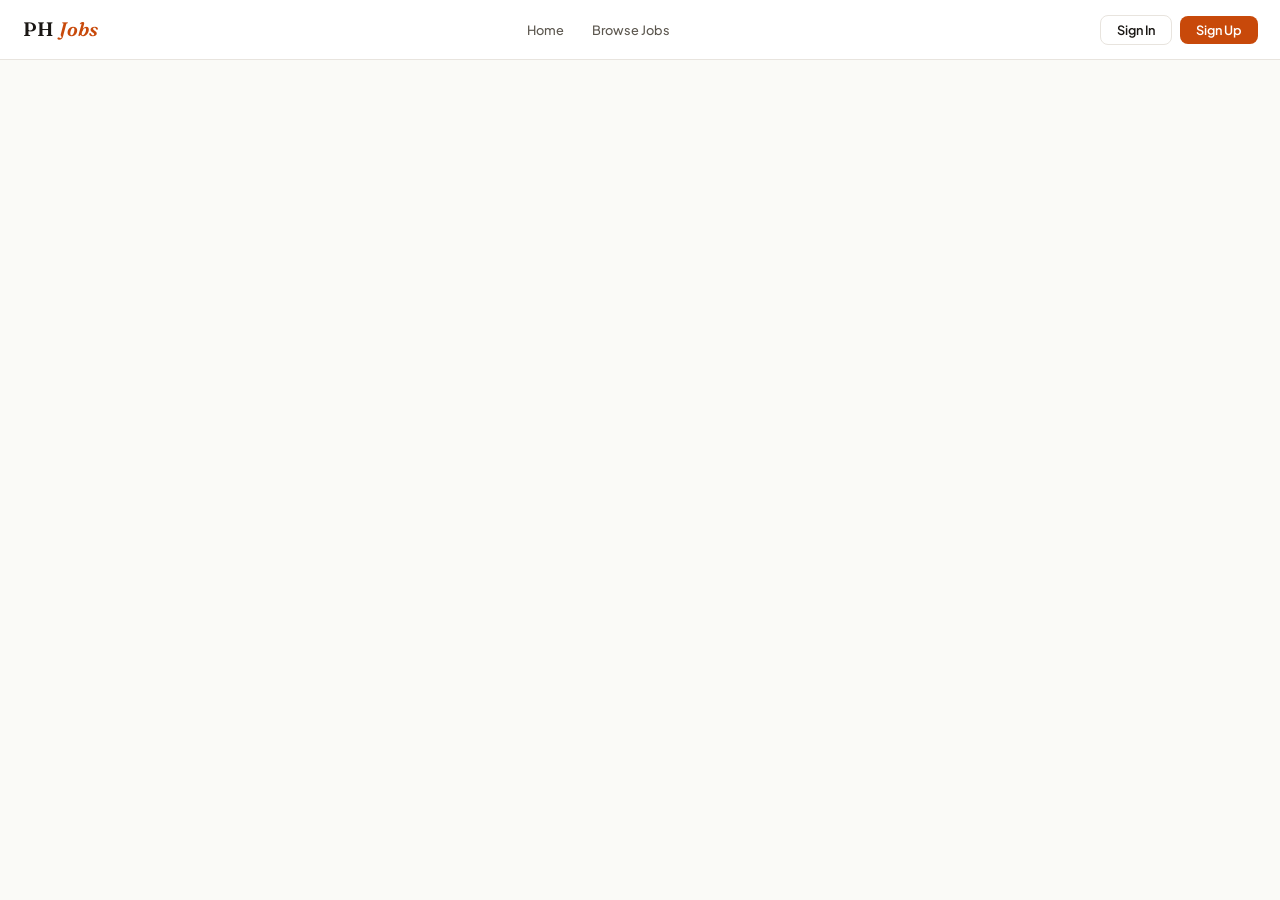
<file: index - Copy.html>
<!DOCTYPE html>
<html lang="en">
<head>
<meta charset="UTF-8" />
<meta name="viewport" content="width=device-width, initial-scale=1.0" />
<title>Job Copilot PH Ã¢â‚¬â€ Find Work in the Philippines | 3,500+ Jobs</title>
<meta name="description" content="Browse 3,500+ verified job openings in the Philippines. BPO, tech, remote, virtual assistant, and more. Free to search and apply. New jobs added daily.">
<meta property="og:title" content="Job Copilot PH Ã¢â‚¬â€ Find Work in the Philippines">
<meta property="og:description" content="Browse 3,500+ verified job openings in the Philippines. Free to search and apply.">
<meta property="og:url" content="https://jobcopilotph.vercel.app">
<meta property="og:type" content="website">
<link rel="icon" type="image/svg+xml" href="/favicon.svg">
<link rel="preconnect" href="https://fonts.googleapis.com" />
<link rel="preconnect" href="https://fonts.gstatic.com" crossorigin />
<link href="https://fonts.googleapis.com/css2?family=Fraunces:ital,opsz,wght@0,9..144,300;0,9..144,500;0,9..144,600;1,9..144,300&family=Plus+Jakarta+Sans:wght@400;500;600&display=swap" rel="stylesheet" />
<style>
*,*::before,*::after{box-sizing:border-box;margin:0;padding:0}
:root{
  --bg:#FAFAF7;--surface:#FFF;--surface-alt:#F3F0EB;
  --accent:#C8490A;--accent-lt:#FDF0E8;--accent-mid:#F4916A;
  --text:#1A1714;--text-sub:#5C574F;--text-muted:#9B9590;
  --border:#E8E4DE;--border-hov:#C8C0B5;
  --remote-bg:#EAF3DE;--remote-txt:#3B6D11;
  --blue-bg:#E6F1FB;--blue-txt:#185FA5;
  --gold-bg:#FAEEDA;--gold-txt:#854F0B;
  --red-bg:#FBEAEA;--red-txt:#8B1A1A;
  --r:12px;--r-sm:8px;
  --shadow:0 1px 3px rgba(0,0,0,.06),0 1px 2px rgba(0,0,0,.04);
  --shadow-hov:0 4px 16px rgba(0,0,0,.10),0 2px 4px rgba(0,0,0,.04);
  --font-d:'Fraunces',Georgia,serif;
  --font-di:'Fraunces',Georgia,serif;
  --font-b:'Plus Jakarta Sans',system-ui,sans-serif;
}
html{font-family:var(--font-b);background:var(--bg);color:var(--text);font-size:15px;line-height:1.6}
a{text-decoration:none;color:inherit}button{font-family:var(--font-b)}
.hidden{display:none!important}

/* Ã¢â€â‚¬Ã¢â€â‚¬ NAV Ã¢â€â‚¬Ã¢â€â‚¬ */
nav{background:var(--surface);border-bottom:1px solid var(--border);height:60px;padding:0 1.5rem;display:flex;align-items:center;justify-content:space-between;position:sticky;top:0;z-index:100}
.nav-logo{font-family:var(--font-d);font-size:1.3rem;font-weight:600;cursor:pointer;display:flex;align-items:center;gap:5px}
.nav-logo span{color:var(--accent);font-style:italic}
.nav-links{display:flex;gap:.25rem;align-items:center;flex-wrap:wrap}
.nav-btn{background:none;border:none;font-size:.85rem;font-weight:500;color:var(--text-sub);cursor:pointer;padding:6px 12px;border-radius:var(--r-sm);transition:all .15s}
.nav-btn:hover{color:var(--text);background:var(--surface-alt)}
.nav-btn.active{color:var(--accent)}
.nav-signin{background:none;border:1.5px solid var(--border);color:var(--text);padding:6px 16px;border-radius:var(--r-sm);font-size:.85rem;font-weight:600;cursor:pointer;transition:all .15s}
.nav-signin:hover{border-color:var(--accent);color:var(--accent)}
.nav-signup{background:var(--accent);color:#fff;border:none;padding:6px 16px;border-radius:var(--r-sm);font-size:.85rem;font-weight:600;cursor:pointer;transition:background .15s}
.nav-signup:hover{background:#A33A07}
.nav-auth{display:flex;gap:8px;align-items:center}

/* Ã¢â€â‚¬Ã¢â€â‚¬ PAGES Ã¢â€â‚¬Ã¢â€â‚¬ */
.page{display:none}.page.active{display:block}

/* Ã¢â€â‚¬Ã¢â€â‚¬ HERO Ã¢â€â‚¬Ã¢â€â‚¬ */
.hero{max-width:820px;margin:0 auto;padding:5rem 1.5rem 4rem;text-align:center}
.eyebrow{display:inline-block;background:var(--accent-lt);color:var(--accent);font-size:.72rem;font-weight:600;letter-spacing:.08em;text-transform:uppercase;padding:5px 14px;border-radius:100px;margin-bottom:1.5rem}
.hero h1{font-family:var(--font-d);font-size:clamp(2.2rem,6vw,3.6rem);font-weight:500;line-height:1.15;letter-spacing:-.03em;margin-bottom:1rem}
.hero h1 em{font-style:italic;color:var(--accent)}
.hero p{color:var(--text-sub);font-size:1rem;max-width:520px;margin:0 auto 2.5rem}
.search-box{background:var(--surface);border:1.5px solid var(--border);border-radius:var(--r);display:flex;align-items:center;overflow:hidden;box-shadow:var(--shadow);max-width:580px;margin:0 auto;transition:border-color .2s,box-shadow .2s}
.search-box:focus-within{border-color:var(--accent);box-shadow:0 0 0 3px rgba(200,73,10,.12)}
.search-box input{flex:1;border:none;outline:none;padding:.9rem 1.25rem;font-size:.95rem;font-family:var(--font-b);background:transparent;color:var(--text)}
.search-box input::placeholder{color:var(--text-muted)}
.search-btn{background:var(--accent);color:#fff;border:none;padding:.7rem 1.4rem;font-size:.88rem;font-weight:600;cursor:pointer;margin:5px;border-radius:8px;transition:background .15s;white-space:nowrap}
.search-btn:hover{background:#A33A07}
.quick-tags{display:flex;gap:8px;justify-content:center;flex-wrap:wrap;margin-top:1rem}
.quick-tag{background:var(--surface);color:var(--text-sub);border:1px solid var(--border);padding:5px 14px;border-radius:100px;font-size:.78rem;cursor:pointer;transition:all .15s}
.quick-tag:hover{background:var(--border);color:var(--text)}
.stats-bar{background:var(--surface);border-top:1px solid var(--border);border-bottom:1px solid var(--border);padding:2rem 1.5rem;display:flex;justify-content:center;gap:4rem}
.stat{text-align:center}
.stat-num{font-family:var(--font-d);font-size:2rem;font-weight:500;color:var(--text);display:block}
.stat-label{font-size:.78rem;color:var(--text-muted);margin-top:2px}
.section{max-width:1100px;margin:0 auto;padding:3rem 1.5rem}
.section-hdr{display:flex;align-items:baseline;justify-content:space-between;margin-bottom:1.5rem}
.section-title{font-family:var(--font-d);font-size:1.5rem;font-weight:500;letter-spacing:-.01em}
.section-link{color:var(--accent);font-size:.85rem;font-weight:600;cursor:pointer;background:none;border:none;font-family:var(--font-b)}

/* Ã¢â€â‚¬Ã¢â€â‚¬ JOB CARDS Ã¢â€â‚¬Ã¢â€â‚¬ */
.jobs-grid{display:grid;grid-template-columns:repeat(auto-fill,minmax(300px,1fr));gap:1rem}
.job-card{background:var(--surface);border:1px solid var(--border);border-radius:var(--r);padding:1.25rem;cursor:pointer;display:flex;flex-direction:column;gap:.75rem;transition:border-color .15s,box-shadow .15s,transform .1s}
.job-card:hover{border-color:var(--border-hov);box-shadow:var(--shadow-hov);transform:translateY(-2px)}
.card-top{display:flex;gap:12px;align-items:flex-start}
.av{width:44px;height:44px;border-radius:10px;background:var(--accent-lt);display:flex;align-items:center;justify-content:center;font-family:var(--font-d);font-size:1.1rem;font-weight:500;color:var(--accent);flex-shrink:0}
.card-title{font-weight:600;font-size:.95rem;color:var(--text);line-height:1.4}
.card-company{font-size:.82rem;color:var(--text-sub);margin-top:2px}
.tags{display:flex;flex-wrap:wrap;gap:5px}
.tag{font-size:.72rem;padding:3px 9px;border-radius:100px;background:var(--surface-alt);color:var(--text-sub);font-weight:500;border:1px solid var(--border)}
.tag.remote{background:var(--remote-bg);color:var(--remote-txt);border-color:rgba(59,109,17,.2)}
.tag.salary{background:var(--accent-lt);color:var(--accent);border-color:rgba(200,73,10,.2);font-weight:600}
.tag.new-tag{background:var(--accent-lt);color:var(--accent);border-color:rgba(200,73,10,.2)}
.card-footer{display:flex;justify-content:space-between;border-top:1px solid var(--border);padding-top:.75rem;font-size:.72rem;color:var(--text-muted)}

/* Ã¢â€â‚¬Ã¢â€â‚¬ SEARCH Ã¢â€â‚¬Ã¢â€â‚¬ */
.search-page{max-width:1100px;margin:0 auto;padding:2rem 1.5rem}
.toolbar{background:var(--surface);border:1px solid var(--border);border-radius:var(--r);padding:.9rem 1.25rem;display:flex;gap:10px;align-items:center;flex-wrap:wrap;margin-bottom:1.25rem}
.toolbar-wrap{position:relative;flex:1;min-width:160px}
.toolbar-input{width:100%;border:1.5px solid var(--border);border-radius:var(--r-sm);padding:8px 12px;font-size:.9rem;font-family:var(--font-b);background:var(--bg);color:var(--text);outline:none;transition:border-color .15s}
.toolbar-input:focus{border-color:var(--accent)}
.toolbar-btn{background:var(--accent);color:#fff;border:none;padding:8px 20px;border-radius:var(--r-sm);font-size:.88rem;font-weight:600;cursor:pointer;transition:background .15s;white-space:nowrap}
.toolbar-btn:hover{background:#A33A07}
.remote-label{display:flex;align-items:center;gap:8px;font-size:.85rem;color:var(--text-sub);cursor:pointer;white-space:nowrap;user-select:none}
.toggle{width:36px;height:20px;background:var(--border);border-radius:100px;position:relative;cursor:pointer;transition:background .2s;flex-shrink:0}
.toggle.on{background:var(--accent)}
.toggle::after{content:'';position:absolute;width:14px;height:14px;border-radius:50%;background:#fff;top:3px;left:3px;transition:transform .2s}
.toggle.on::after{transform:translateX(16px)}
.suggest-drop{position:absolute;top:calc(100% + 4px);left:0;right:0;background:var(--surface);border:1px solid var(--border);border-radius:var(--r-sm);z-index:200;box-shadow:var(--shadow-hov);display:none;overflow:hidden}
.suggest-drop.open{display:block}
.suggest-item{padding:9px 14px;font-size:.88rem;color:var(--text-sub);cursor:pointer}
.suggest-item:hover{background:var(--bg);color:var(--text)}
.results-meta{display:flex;justify-content:space-between;align-items:center;margin-bottom:1rem;font-size:.88rem;color:var(--text-sub)}
.results-meta strong{color:var(--text)}
.jobs-list{display:flex;flex-direction:column;gap:.75rem}
.list-card{background:var(--surface);border:1px solid var(--border);border-radius:var(--r);padding:1.25rem 1.5rem;cursor:pointer;display:flex;gap:1rem;align-items:flex-start;transition:border-color .15s,box-shadow .15s}
.list-card:hover{border-color:var(--border-hov);box-shadow:var(--shadow-hov)}
.list-body{flex:1}
.list-title{font-weight:600;font-size:1rem;color:var(--text);margin-bottom:3px}
.list-company{font-size:.85rem;color:var(--text-sub);margin-bottom:8px}
.list-snippet{font-size:.8rem;color:var(--text-muted);line-height:1.5;display:-webkit-box;-webkit-line-clamp:2;-webkit-box-orient:vertical;overflow:hidden;margin-top:8px}
.list-right{display:flex;flex-direction:column;align-items:flex-end;gap:5px;min-width:90px;font-size:.75rem;color:var(--text-muted)}
.save-btn{background:none;border:1px solid var(--border);border-radius:100px;padding:4px 12px;font-size:.75rem;color:var(--text-muted);cursor:pointer;transition:all .15s;font-family:var(--font-b);white-space:nowrap}
.save-btn:hover{border-color:var(--accent);color:var(--accent)}
.save-btn.saved{background:var(--accent-lt);border-color:rgba(200,73,10,.3);color:var(--accent)}
.pagination{display:flex;justify-content:center;gap:5px;margin-top:2rem;align-items:center;flex-wrap:wrap}
.page-btn{background:var(--surface);border:1px solid var(--border);border-radius:var(--r-sm);padding:7px 13px;font-size:.82rem;cursor:pointer;color:var(--text-sub);transition:all .15s;font-family:var(--font-b)}
.page-btn:hover:not(:disabled){border-color:var(--accent);color:var(--accent)}
.page-btn.active{background:var(--accent);color:#fff;border-color:var(--accent);font-weight:600}
.page-btn:disabled{opacity:.4;cursor:not-allowed}

/* Ã¢â€â‚¬Ã¢â€â‚¬ JOB DETAIL Ã¢â€â‚¬Ã¢â€â‚¬ */
.detail-wrap{max-width:860px;margin:0 auto;padding:2rem 1.5rem}
.back-btn{display:inline-flex;align-items:center;gap:6px;color:var(--text-sub);font-size:.88rem;font-weight:500;cursor:pointer;background:none;border:none;margin-bottom:1.5rem;padding:0;transition:color .15s;font-family:var(--font-b)}
.back-btn:hover{color:var(--text)}
.detail-card{background:var(--surface);border:1px solid var(--border);border-radius:var(--r);overflow:hidden}
.detail-hdr{padding:2rem;border-bottom:1px solid var(--border)}
.detail-av{width:60px;height:60px;border-radius:14px;background:var(--accent-lt);display:flex;align-items:center;justify-content:center;font-family:var(--font-d);font-size:1.5rem;font-weight:500;color:var(--accent);margin-bottom:1.25rem}
.detail-title{font-family:var(--font-d);font-size:1.9rem;font-weight:500;letter-spacing:-.03em;line-height:1.2;margin-bottom:.4rem}
.detail-co{font-size:1rem;color:var(--text-sub);margin-bottom:1.25rem}
.detail-tags{display:flex;flex-wrap:wrap;gap:8px;margin-bottom:1.5rem}
.detail-tag{font-size:.8rem;padding:5px 13px;border-radius:100px;background:var(--surface-alt);color:var(--text-sub);font-weight:500;border:1px solid var(--border)}
.detail-tag.remote{background:var(--remote-bg);color:var(--remote-txt)}
.detail-tag.salary{background:var(--accent-lt);color:var(--accent);font-weight:600}
.detail-actions{display:flex;gap:10px;flex-wrap:wrap}
.apply-btn{display:inline-flex;align-items:center;gap:8px;background:var(--accent);color:#fff;border:none;padding:.875rem 2rem;border-radius:var(--r-sm);font-size:.95rem;font-weight:600;cursor:pointer;transition:background .15s;text-decoration:none;font-family:var(--font-b)}
.apply-btn:hover{background:#A33A07}
.outline-btn{display:inline-flex;align-items:center;gap:8px;background:var(--surface);color:var(--accent);border:1.5px solid var(--accent);padding:.875rem 1.5rem;border-radius:var(--r-sm);font-size:.88rem;font-weight:600;cursor:pointer;transition:all .15s;font-family:var(--font-b)}
.outline-btn:hover{background:var(--accent-lt)}
.outline-btn.active{background:var(--accent-lt)}
.detail-body{padding:2rem;display:flex;flex-direction:column;gap:1.5rem}
.detail-grid{display:grid;grid-template-columns:repeat(auto-fit,minmax(150px,1fr));gap:.75rem}
.info-item{background:var(--bg);border-radius:var(--r-sm);padding:12px 14px}
.info-label{font-size:.72rem;color:var(--text-muted);font-weight:600;text-transform:uppercase;letter-spacing:.06em;margin-bottom:4px}
.info-value{font-size:.9rem;color:var(--text);font-weight:600}
.detail-sec h3{font-size:.72rem;text-transform:uppercase;letter-spacing:.08em;color:var(--text-muted);font-weight:600;margin-bottom:.75rem}
.detail-sec p{color:var(--text-sub);line-height:1.8;font-size:.9rem;white-space:pre-wrap}

/* Ã¢â€â‚¬Ã¢â€â‚¬ AUTH MODAL Ã¢â€â‚¬Ã¢â€â‚¬ */
.modal-ov{position:fixed;inset:0;background:rgba(26,23,20,.55);z-index:500;display:none;align-items:center;justify-content:center;padding:1rem}
.modal-ov.open{display:flex}
.modal{background:var(--surface);border-radius:16px;width:100%;max-width:440px;padding:2.5rem;position:relative;box-shadow:var(--shadow-hov)}
.modal-x{position:absolute;top:1.25rem;right:1.25rem;background:var(--surface-alt);border:none;width:32px;height:32px;border-radius:50%;cursor:pointer;font-size:1.1rem;color:var(--text-sub);display:flex;align-items:center;justify-content:center}
.modal h2{font-family:var(--font-d);font-size:1.8rem;font-weight:500;letter-spacing:-.02em;margin-bottom:.5rem}
.modal-sub{color:var(--text-sub);font-size:.9rem;margin-bottom:1.75rem}
.modal-sub span{color:var(--accent);font-weight:600;cursor:pointer}
.f-field{display:flex;flex-direction:column;gap:6px;margin-bottom:1rem}
.f-label{font-size:.82rem;font-weight:600;color:var(--text)}
.f-input{border:1.5px solid var(--border);border-radius:var(--r-sm);padding:10px 14px;font-size:.9rem;font-family:var(--font-b);background:var(--bg);color:var(--text);outline:none;transition:border-color .15s;width:100%}
.f-input:focus{border-color:var(--accent)}
.f-select{border:1.5px solid var(--border);border-radius:var(--r-sm);padding:10px 14px;font-size:.9rem;font-family:var(--font-b);background:var(--bg);color:var(--text);outline:none;width:100%;cursor:pointer}
.f-textarea{border:1.5px solid var(--border);border-radius:var(--r-sm);padding:10px 14px;font-size:.9rem;font-family:var(--font-b);background:var(--bg);color:var(--text);outline:none;width:100%;resize:vertical;min-height:90px}
.f-error{background:var(--accent-lt);border:1px solid rgba(200,73,10,.2);border-radius:var(--r-sm);padding:10px 14px;font-size:.85rem;color:var(--accent);margin-bottom:1rem;display:none}
.f-error.show{display:block}
.f-submit{background:var(--accent);color:#fff;border:none;width:100%;padding:.9rem;border-radius:var(--r-sm);font-size:.95rem;font-weight:600;cursor:pointer;transition:background .15s;margin-top:.5rem;font-family:var(--font-b)}
.f-submit:hover{background:#A33A07}
.f-submit:disabled{opacity:.6;cursor:not-allowed}

/* Ã¢â€â‚¬Ã¢â€â‚¬ UPDATE PROFILE PAGE Ã¢â€â‚¬Ã¢â€â‚¬ */
.profile-edit-page{max-width:860px;margin:0 auto;padding:2rem 1.5rem}
.profile-edit-hdr{display:flex;justify-content:space-between;align-items:center;margin-bottom:2rem}
.profile-edit-hdr h2{font-family:var(--font-d);font-size:2rem;font-weight:500;letter-spacing:-.02em}
.strength-badge{display:inline-flex;align-items:center;gap:6px;background:var(--remote-bg);color:var(--remote-txt);padding:6px 14px;border-radius:100px;font-size:.82rem;font-weight:600}
.strength-badge.partial{background:var(--gold-bg);color:var(--gold-txt)}
.profile-block{background:var(--surface);border:1px solid var(--border);border-radius:var(--r);padding:2rem;margin-bottom:1.25rem}
.block-label{font-size:.72rem;font-weight:600;color:var(--text-muted);text-transform:uppercase;letter-spacing:.08em;margin-bottom:1.25rem;display:flex;align-items:center;gap:10px}
.block-label::after{content:'';flex:1;height:1px;background:var(--border)}
.f-row{display:grid;grid-template-columns:1fr 1fr;gap:1rem;margin-bottom:1rem}
.f-row .full{grid-column:1/-1}
.nested-item{background:var(--bg);border:1px solid var(--border);border-radius:var(--r-sm);padding:1.25rem;margin-bottom:.75rem;position:relative}
.nested-del{position:absolute;top:12px;right:12px;background:none;border:none;color:var(--text-muted);cursor:pointer;font-size:1rem;transition:color .15s}
.nested-del:hover{color:var(--accent)}
.add-btn{background:none;border:1.5px dashed var(--accent);color:var(--accent);padding:.75rem;border-radius:var(--r-sm);font-size:.88rem;font-weight:600;cursor:pointer;width:100%;font-family:var(--font-b);transition:background .15s}
.add-btn:hover{background:var(--accent-lt)}
.star-row{display:flex;gap:4px;align-items:center}
.star{font-size:1.1rem;cursor:pointer;color:var(--border);transition:color .15s;line-height:1}
.star.on{color:var(--accent)}
.prof-save-btn{background:var(--accent);color:#fff;border:none;padding:1rem 2.5rem;border-radius:100px;font-size:1rem;font-weight:600;cursor:pointer;width:100%;margin-top:1rem;transition:background .15s;font-family:var(--font-b);box-shadow:0 4px 14px rgba(200,73,10,.25)}
.prof-save-btn:hover{background:#A33A07}
.helper{font-size:.75rem;color:var(--text-muted);margin-top:-8px;margin-bottom:.75rem;display:block}

/* Ã¢â€â‚¬Ã¢â€â‚¬ PUBLIC PROFILE PAGE Ã¢â€â‚¬Ã¢â€â‚¬ */
.pub-profile-wrap{max-width:860px;margin:0 auto;padding:2rem 1.5rem}
.pub-card{background:var(--surface);border:1px solid var(--border);border-radius:var(--r);overflow:hidden}
.pub-hdr{padding:2.5rem;border-bottom:1px solid var(--border);display:flex;justify-content:space-between;align-items:flex-start;gap:1.5rem;flex-wrap:wrap}
.pub-av-area{display:flex;gap:1.5rem;align-items:center}
.pub-av{width:90px;height:90px;border-radius:50%;background:var(--accent-lt);display:flex;align-items:center;justify-content:center;font-family:var(--font-d);font-size:2.2rem;font-weight:500;color:var(--accent);border:2px solid rgba(200,73,10,.2);flex-shrink:0}
.pub-meta h1{font-family:var(--font-d);font-size:1.9rem;font-weight:500;letter-spacing:-.02em;margin-bottom:.35rem}
.pub-contact{font-size:.88rem;color:var(--text-sub);line-height:1.8}
.pub-actions{display:flex;flex-direction:column;gap:8px;min-width:190px}
.pub-msg-btn{background:var(--accent);color:#fff;border:none;padding:.75rem 1.5rem;border-radius:var(--r-sm);font-weight:600;cursor:pointer;font-family:var(--font-b);transition:background .15s;text-align:center}
.pub-msg-btn:hover{background:#A33A07}
.pub-li-btn{background:var(--surface);color:#0077b5;border:1.5px solid #0077b5;padding:.75rem 1.5rem;border-radius:var(--r-sm);font-weight:600;cursor:pointer;font-family:var(--font-b);text-align:center;display:flex;align-items:center;justify-content:center;gap:8px;text-decoration:none;transition:background .15s}
.pub-li-btn:hover{background:#f0f7ff}
.pub-dl-btn{background:var(--surface);color:var(--text);border:1.5px solid var(--border);padding:.75rem 1.5rem;border-radius:var(--r-sm);font-weight:600;cursor:pointer;font-family:var(--font-b);transition:all .15s}
.pub-dl-btn:hover{border-color:var(--accent);color:var(--accent)}
.pub-body{padding:2.5rem}
.sec-label{font-size:.72rem;font-weight:600;color:var(--text-muted);text-transform:uppercase;letter-spacing:.1em;margin-bottom:1.25rem;margin-top:2rem;display:flex;align-items:center;gap:10px}
.sec-label::after{content:'';flex:1;height:1px;background:var(--border)}
.sec-label:first-child{margin-top:0}
.skills-grid{display:grid;grid-template-columns:repeat(auto-fill,minmax(220px,1fr));gap:.75rem;margin-bottom:2rem}
.skill-badge{background:var(--bg);border:1px solid var(--border);padding:1rem 1.25rem;border-radius:var(--r-sm);display:flex;justify-content:space-between;align-items:center}
.skill-name{font-weight:600;font-size:.9rem;color:var(--text)}
.stars{display:flex;gap:2px}
.stars span{font-size:.85rem}
.stars span.on{color:var(--accent)}
.stars span.off{color:var(--border)}
.timeline-item{margin-bottom:1.5rem;padding-left:1.25rem;border-left:3px solid var(--accent)}
.tl-title{font-weight:600;font-size:1rem;color:var(--text);margin-bottom:3px}
.tl-sub{color:var(--text-sub);font-size:.88rem}
.tl-item-edu{border-left-color:var(--border)}

/* Ã¢â€â‚¬Ã¢â€â‚¬ SAVED Ã¢â€â‚¬Ã¢â€â‚¬ */
.saved-page{max-width:1100px;margin:0 auto;padding:2rem 1.5rem}

/* Ã¢â€â‚¬Ã¢â€â‚¬ TRACKER Ã¢â€â‚¬Ã¢â€â‚¬ */
.tracker-page{max-width:900px;margin:0 auto;padding:2rem 1.5rem}
.status-tabs{display:flex;gap:6px;margin-bottom:1.5rem;flex-wrap:wrap}
.status-tab{background:var(--surface);border:1px solid var(--border);border-radius:100px;padding:6px 16px;font-size:.82rem;cursor:pointer;color:var(--text-sub);transition:all .15s;font-family:var(--font-b)}
.status-tab.active{background:var(--accent);color:#fff;border-color:var(--accent);font-weight:600}
.app-card{background:var(--surface);border:1px solid var(--border);border-radius:var(--r);padding:1.25rem 1.5rem;display:flex;align-items:flex-start;gap:1rem;margin-bottom:.75rem}
.app-title{font-weight:600;font-size:.95rem;color:var(--text)}
.app-co{font-size:.83rem;color:var(--text-sub);margin-top:2px;margin-bottom:8px}
.app-meta{display:flex;gap:8px;align-items:center;flex-wrap:wrap}
.status-badge{font-size:.75rem;padding:3px 10px;border-radius:100px;font-weight:600}
.age-txt{font-size:.75rem;color:var(--text-muted)}
.app-notes{font-size:.8rem;color:var(--text-muted);line-height:1.5;margin-top:6px}
.app-actions{display:flex;gap:8px;flex-direction:column;align-items:flex-end}
.st-select{border:1px solid var(--border);border-radius:var(--r-sm);padding:5px 10px;font-size:.8rem;font-family:var(--font-b);background:var(--bg);color:var(--text);outline:none;cursor:pointer}
.del-btn{background:none;border:none;color:var(--text-muted);cursor:pointer;font-size:.8rem;padding:4px 8px;font-family:var(--font-b)}
.del-btn:hover{color:var(--accent)}

/* Ã¢â€â‚¬Ã¢â€â‚¬ EMPLOYER Ã¢â€â‚¬Ã¢â€â‚¬ */
.employer-page{max-width:1000px;margin:0 auto;padding:2rem 1.5rem}
.emp-hero{background:var(--surface);border:1px solid var(--border);border-radius:var(--r);padding:2.5rem;margin-bottom:2rem;display:flex;align-items:center;justify-content:space-between;gap:2rem;flex-wrap:wrap}
.emp-hero h1{font-family:var(--font-d);font-size:2rem;font-weight:500;letter-spacing:-.02em;margin-bottom:.5rem}
.emp-hero p{color:var(--text-sub);font-size:.95rem;max-width:480px}
.emp-cta{background:var(--accent);color:#fff;border:none;padding:.9rem 2rem;border-radius:var(--r-sm);font-size:.95rem;font-weight:600;cursor:pointer;transition:background .15s;white-space:nowrap;font-family:var(--font-b)}
.emp-cta:hover{background:#A33A07}
.emp-stats{display:grid;grid-template-columns:repeat(auto-fit,minmax(140px,1fr));gap:1rem;margin-bottom:2rem}
.emp-stat{background:var(--surface);border:1px solid var(--border);border-radius:var(--r);padding:1.25rem;text-align:center}
.emp-stat-num{font-family:var(--font-d);font-size:1.75rem;font-weight:500;color:var(--text);display:block}
.emp-stat-label{font-size:.78rem;color:var(--text-muted);margin-top:3px}
.post-form{background:var(--surface);border:1px solid var(--border);border-radius:var(--r);padding:2rem;margin-bottom:2rem}
.form-grid{display:grid;grid-template-columns:1fr 1fr;gap:1rem;margin-bottom:1rem}
.form-grid .full{grid-column:1/-1}
.post-submit{background:var(--accent);color:#fff;border:none;padding:.85rem 2rem;border-radius:var(--r-sm);font-size:.95rem;font-weight:600;cursor:pointer;transition:background .15s;font-family:var(--font-b)}
.post-submit:hover{background:#A33A07}
.emp-job-card{background:var(--surface);border:1px solid var(--border);border-radius:var(--r);padding:1.25rem 1.5rem;display:flex;align-items:center;gap:1rem;margin-bottom:.75rem}
.emp-job-info{flex:1}
.emp-job-title{font-weight:600;font-size:.95rem;color:var(--text)}
.emp-job-meta{font-size:.82rem;color:var(--text-sub);margin-top:3px}
.emp-job-actions{display:flex;gap:8px}
.emp-btn{border:1px solid var(--border);background:var(--surface);border-radius:var(--r-sm);padding:6px 14px;font-size:.8rem;font-weight:600;cursor:pointer;transition:all .15s;font-family:var(--font-b)}
.emp-btn:hover{border-color:var(--accent);color:var(--accent)}
.emp-btn.danger{color:var(--red-txt);border-color:#F0CECE}
.emp-btn.danger:hover{background:var(--red-bg)}

/* Ã¢â€â‚¬Ã¢â€â‚¬ ADMIN Ã¢â€â‚¬Ã¢â€â‚¬ */
.admin-page{max-width:1100px;margin:0 auto;padding:2rem 1.5rem}
.admin-tabs{display:flex;gap:4px;margin-bottom:2rem;background:var(--surface);border:1px solid var(--border);border-radius:var(--r);padding:6px;width:fit-content}
.admin-tab{background:none;border:none;padding:8px 18px;border-radius:var(--r-sm);font-size:.88rem;font-weight:600;cursor:pointer;color:var(--text-sub);transition:all .15s;font-family:var(--font-b)}
.admin-tab.active{background:var(--accent);color:#fff}
.admin-sec{display:none}.admin-sec.active{display:block}
.admin-stat-grid{display:grid;grid-template-columns:repeat(auto-fit,minmax(180px,1fr));gap:1rem;margin-bottom:2rem}
.admin-stat{background:var(--surface);border:1px solid var(--border);border-radius:var(--r);padding:1.5rem}
.admin-stat-num{font-family:var(--font-d);font-size:2rem;font-weight:500;color:var(--text);display:block;margin-bottom:4px}
.admin-stat-label{font-size:.8rem;color:var(--text-muted)}
.admin-stat.hl{border-color:rgba(200,73,10,.25);background:var(--accent-lt)}
.admin-stat.hl .admin-stat-num{color:var(--accent)}
.data-table{background:var(--surface);border:1px solid var(--border);border-radius:var(--r);overflow:hidden;width:100%;border-collapse:collapse}
.data-table th{background:var(--surface-alt);padding:10px 16px;font-size:.78rem;font-weight:600;text-transform:uppercase;letter-spacing:.05em;color:var(--text-muted);text-align:left;border-bottom:1px solid var(--border)}
.data-table td{padding:12px 16px;font-size:.88rem;color:var(--text-sub);border-bottom:1px solid var(--border)}
.data-table tr:last-child td{border-bottom:none}
.data-table tr:hover td{background:var(--bg)}
.badge{display:inline-block;padding:2px 9px;border-radius:100px;font-size:.72rem;font-weight:600}
.badge.ok{background:var(--remote-bg);color:var(--remote-txt)}
.badge.off{background:var(--surface-alt);color:var(--text-muted)}

/* Ã¢â€â‚¬Ã¢â€â‚¬ LOADING / EMPTY Ã¢â€â‚¬Ã¢â€â‚¬ */
.loading{text-align:center;padding:5rem 1rem;color:var(--text-muted)}
.spinner{width:30px;height:30px;border:2px solid var(--border);border-top-color:var(--accent);border-radius:50%;animation:spin .7s linear infinite;margin:0 auto 1rem}
@keyframes spin{to{transform:rotate(360deg)}}
.empty{text-align:center;padding:4rem 1rem}
.empty-icon{font-size:2.5rem;margin-bottom:1rem}
.empty h3{font-family:var(--font-d);font-size:1.2rem;font-weight:500;margin-bottom:.5rem}
.empty p{color:var(--text-muted);font-size:.88rem}
.toast{position:fixed;bottom:2rem;left:50%;transform:translateX(-50%);background:var(--text);color:#fff;padding:10px 20px;border-radius:100px;font-size:.88rem;font-weight:500;z-index:9999;opacity:0;transition:opacity .3s;pointer-events:none;white-space:nowrap}
.toast.show{opacity:1}

@media(max-width:640px){
  .stats-bar{gap:2rem}.hero h1{font-size:1.9rem}
  .list-right{display:none}.form-grid,.f-row{grid-template-columns:1fr}
  .f-row .full{grid-column:1}
  .pub-hdr{flex-direction:column}.pub-actions{width:100%}
  .emp-hero{flex-direction:column;text-align:center}
  .nav-links{display:none}
  .page{padding-bottom:72px}
  .faq-tab-btn{padding:6px 14px;font-size:.78rem}
  .faq-q{padding:.9rem 1rem;font-size:.88rem}
  .faq-a{font-size:.84rem}
  .faq-item.open .faq-a{padding:0 1rem .9rem}
  .contact-section{padding-bottom:6rem}
}
@media(min-width:641px){
  .mob-tabs{display:none!important}
}

/* Ã¢â€â‚¬Ã¢â€â‚¬ MOBILE BOTTOM TAB BAR Ã¢â€â‚¬Ã¢â€â‚¬ */
.mob-tabs{
  position:fixed;bottom:0;left:0;right:0;z-index:200;
  background:var(--surface);border-top:1px solid var(--border);
  display:flex;align-items:stretch;
  height:60px;
  padding-bottom:env(safe-area-inset-bottom,0px);
}
.mob-tab{
  flex:1;display:flex;flex-direction:column;align-items:center;justify-content:center;
  gap:3px;cursor:pointer;background:none;border:none;
  color:var(--text-muted);font-family:var(--font-b);font-size:.6rem;font-weight:600;
  letter-spacing:.02em;transition:color .15s;padding:8px 4px;
  -webkit-tap-highlight-color:transparent;
}
.mob-tab.active{color:var(--accent)}
.mob-tab svg{width:22px;height:22px;stroke-width:1.8;fill:none;stroke:currentColor;stroke-linecap:round;stroke-linejoin:round}

/* Ã¢â€â‚¬Ã¢â€â‚¬ NAV AVATAR + DROPDOWN (Bug 1) Ã¢â€â‚¬Ã¢â€â‚¬ */
.nav-user-wrap{position:relative;display:flex;align-items:center}
.nav-av-btn{width:34px;height:34px;border-radius:50%;background:var(--accent);color:#fff;border:none;font-family:var(--font-d);font-size:1rem;font-weight:500;cursor:pointer;display:flex;align-items:center;justify-content:center;transition:opacity .15s;flex-shrink:0}
.nav-av-btn:hover{opacity:.82}
.nav-dropdown{position:absolute;top:calc(100% + 10px);right:0;background:var(--surface);border:1px solid var(--border);border-radius:var(--r);box-shadow:var(--shadow-hov);min-width:210px;z-index:300;display:none;overflow:hidden}
.nav-dropdown.open{display:block}
.nav-dd-item{display:flex;align-items:center;gap:10px;padding:10px 16px;font-size:.88rem;color:var(--text-sub);cursor:pointer;border:none;background:none;width:100%;text-align:left;font-family:var(--font-b);transition:background .15s}
.nav-dd-item:hover{background:var(--bg);color:var(--text)}
.nav-dd-item.danger{color:var(--accent)}
.nav-dd-divider{height:1px;background:var(--border);margin:4px 0}
.nav-dd-section{padding:8px 16px 2px;font-size:.7rem;font-weight:600;color:var(--text-muted);text-transform:uppercase;letter-spacing:.07em}
.nav-dd-row{display:flex;align-items:center;justify-content:space-between;padding:9px 16px;cursor:pointer;transition:background .15s}
.nav-dd-row:hover{background:var(--bg)}
.nav-dd-row-label{font-size:.88rem;color:var(--text-sub)}

/* Ã¢â€â‚¬Ã¢â€â‚¬ FAQ Ã¢â€â‚¬Ã¢â€â‚¬ */
.faq-tab-btn{background:none;border:1.5px solid var(--border);border-radius:100px;padding:7px 18px;font-size:.82rem;font-weight:600;color:var(--text-sub);cursor:pointer;font-family:var(--font-b);transition:all .15s}
.faq-tab-btn:hover{border-color:var(--accent);color:var(--accent)}
.faq-tab-btn.active{background:var(--accent);border-color:var(--accent);color:#fff}
.faq-item{border:1px solid var(--border);border-radius:var(--r);background:var(--surface);margin-bottom:8px;overflow:hidden;transition:border-color .15s}
.faq-item:hover{border-color:var(--border-hov)}
.faq-q{width:100%;background:none;border:none;padding:1.1rem 1.35rem;display:flex;align-items:center;justify-content:space-between;gap:1rem;cursor:pointer;text-align:left;font-family:var(--font-b);font-size:.92rem;font-weight:600;color:var(--text);line-height:1.4}
.faq-q:hover{background:var(--surface-alt)}
.faq-chevron{font-size:1.3rem;color:var(--text-muted);transition:transform .2s;flex-shrink:0;line-height:1}
.faq-item.open .faq-chevron{transform:rotate(180deg)}
.faq-a{max-height:0;overflow:hidden;transition:max-height .28s ease,padding .2s;font-size:.875rem;color:var(--text-sub);line-height:1.75;padding:0 1.35rem}
.faq-item.open .faq-a{max-height:200px;padding:0 1.35rem 1.1rem}

/* Ã¢â€â‚¬Ã¢â€â‚¬ CONTACT Ã¢â€â‚¬Ã¢â€â‚¬ */
.contact-section{padding-top:0;padding-bottom:5rem}
.contact-grid{display:grid;grid-template-columns:repeat(auto-fit,minmax(min(100%,300px),1fr));gap:2rem;align-items:start}
.contact-card{background:var(--surface);border:1px solid var(--border);border-radius:var(--r);padding:1.5rem;box-shadow:var(--shadow);min-width:0;width:100%}
.contact-meta-item{display:flex;gap:14px;align-items:flex-start}
.contact-meta-icon{width:38px;height:38px;border-radius:var(--r-sm);background:var(--accent-lt);display:flex;align-items:center;justify-content:center;font-size:1rem;flex-shrink:0}
.contact-meta-label{font-size:.72rem;font-weight:600;color:var(--text-muted);text-transform:uppercase;letter-spacing:.06em;margin-bottom:2px}
.contact-meta-val{font-size:.88rem;color:var(--text);font-weight:500}
.contact-row{display:grid;grid-template-columns:repeat(auto-fit,minmax(min(100%,180px),1fr));gap:14px;margin-bottom:14px}

/* Ã¢â€â‚¬Ã¢â€â‚¬ FOOTER Ã¢â€â‚¬Ã¢â€â‚¬ */
.site-footer{background:#1A1714;color:#9B9590;padding:3.5rem 1.5rem 2rem}
.footer-inner{max-width:1100px;margin:0 auto}
.footer-grid{display:grid;grid-template-columns:repeat(auto-fit,minmax(min(100%,200px),1fr));gap:2.5rem;margin-bottom:3rem}
.footer-brand .nav-logo{font-size:1.2rem;margin-bottom:.75rem;display:inline-block}
.footer-brand .nav-logo span{color:var(--accent)}
.footer-tagline{font-size:.82rem;line-height:1.7;max-width:220px}
.footer-col-title{font-size:.7rem;font-weight:700;letter-spacing:.1em;text-transform:uppercase;color:#fff;margin-bottom:1rem}
.footer-links{list-style:none;display:flex;flex-direction:column;gap:10px}
.footer-links li a,.footer-links li button{font-size:.85rem;color:#9B9590;background:none;border:none;cursor:pointer;font-family:var(--font-b);padding:0;text-align:left;transition:color .15s}
.footer-links li a:hover,.footer-links li button:hover{color:#fff}
.footer-contact-item{display:flex;align-items:flex-start;gap:10px;margin-bottom:12px;font-size:.85rem}
.footer-contact-icon{width:28px;height:28px;border-radius:6px;background:rgba(255,255,255,.08);display:flex;align-items:center;justify-content:center;font-size:.8rem;flex-shrink:0;margin-top:1px}
.footer-contact-label{font-size:.7rem;text-transform:uppercase;letter-spacing:.07em;color:#5C574F;margin-bottom:1px}
.footer-contact-val{color:#C8C0B5;font-size:.85rem}
.footer-bottom{border-top:1px solid rgba(255,255,255,.08);padding-top:1.5rem;display:flex;align-items:center;justify-content:space-between;flex-wrap:wrap;gap:12px}
.footer-copy{font-size:.78rem}
.footer-legal{display:flex;gap:1.25rem}
.footer-legal a{font-size:.78rem;color:#9B9590;transition:color .15s}
.footer-legal a:hover{color:#fff}
@media(max-width:640px){
  .site-footer{padding-bottom:calc(2rem + 60px)}
  .footer-bottom{flex-direction:column;align-items:flex-start;gap:10px}
}
</style>
<!-- Google tag (gtag.js) -->
<script async src="https://www.googletagmanager.com/gtag/js?id=G-9Y99CJ20H4"></script>
<script>
window.dataLayer = window.dataLayer || [];
function gtag(){dataLayer.push(arguments);}
gtag('js', new Date());
gtag('config', 'G-9Y99CJ20H4');

// Track engagement events
document.addEventListener('click', function(e) {
  var el = e.target.closest('.apply-btn');
  if (el) { gtag('event', 'click_apply', { event_category: 'engagement' }); return; }
  el = e.target.closest('.outline-btn');
  if (el) {
    if (el.textContent.includes('Save')) gtag('event', 'click_save', { event_category: 'engagement' });
    if (el.textContent.includes('Track')) gtag('event', 'click_track', { event_category: 'engagement' });
  }
});
// Track searches
var searchInput = document.querySelector('.hero-search input, #search-input');
if (searchInput) {
  searchInput.closest('form')?.addEventListener('submit', function() {
    gtag('event', 'search', { event_category: 'engagement', search_term: searchInput.value });
  });
}
</script>

</head>
<body>

<!-- TOAST -->
<div class="toast" id="toast"></div>

<!-- AUTH MODAL -->
<div class="modal-ov" id="auth-modal">
  <div class="modal">
    <button class="modal-x" onclick="closeModal()">Ã¢Å“â€¢</button>
    <h2 id="m-title">Welcome back.</h2>
    <p class="modal-sub" id="m-sub">Don't have an account? <span onclick="switchMode()">Sign up free</span></p>
    <div id="m-name-wrap" style="display:none">
      <div class="f-field"><label class="f-label">Full Name</label><input class="f-input" id="m-name" placeholder="Juan dela Cruz" /></div>
      <div class="f-field"><label class="f-label">I am a</label>
        <select class="f-select" id="m-role">
          <option value="job_seeker">Job Seeker</option>
          <option value="employer">Employer / Recruiter</option>
        </select>
      </div>
    </div>
    <div class="f-field"><label class="f-label">Email</label><input class="f-input" id="m-email" type="email" placeholder="you@email.com" /></div>
    <div class="f-field"><label class="f-label">Password</label><input class="f-input" id="m-pass" type="password" placeholder="Ã¢â‚¬Â¢Ã¢â‚¬Â¢Ã¢â‚¬Â¢Ã¢â‚¬Â¢Ã¢â‚¬Â¢Ã¢â‚¬Â¢Ã¢â‚¬Â¢Ã¢â‚¬Â¢" onkeydown="if(event.key==='Enter')submitAuth()" /></div>
    <div class="f-error" id="m-error"></div>
    <button class="f-submit" id="m-submit" onclick="submitAuth()">Sign In</button>
  </div>
</div>

<!-- NAV -->
<nav>
  <div class="nav-logo" onclick="go('home')">PH<span>Jobs</span></div>
  <div class="nav-links">
    <button class="nav-btn" id="nav-home"     onclick="go('home')">Home</button>
    <button class="nav-btn" id="nav-search"   onclick="go('search')">Browse Jobs</button>
    <button class="nav-btn" id="nav-saved"    onclick="go('saved')"    style="display:none">Saved</button>
    <button class="nav-btn" id="nav-tracker"  onclick="go('tracker')"  style="display:none">Tracker</button>
    <button class="nav-btn" id="nav-employer" onclick="go('employer')" style="display:none">Post a Job</button>
    <button class="nav-btn" id="nav-admin"    onclick="go('admin')"    style="display:none">Admin</button>
  </div>
  <div class="nav-auth" id="nav-auth">
    <button class="nav-signin" onclick="openModal('login')">Sign In</button>
    <button class="nav-signup" onclick="openModal('register')">Sign Up</button>
  </div>
</nav>

<!-- Ã¢â€â‚¬Ã¢â€â‚¬ HOME Ã¢â€â‚¬Ã¢â€â‚¬ -->
<div class="page" id="page-home">
  <div class="hero">
    <div class="eyebrow">Ã°Å¸â€¡ÂµÃ°Å¸â€¡Â­ Philippines Job Board</div>
    <h1>Find your next <em>great job</em><br/>in the Philippines</h1>
    <p>Thousands of verified openings Ã¢â‚¬â€ BPO, tech, remote, and more.</p>
    <div class="search-box">
      <input id="h-kw" type="text" placeholder="Try: CSR, VA, remote, social mediaÃ¢â‚¬Â¦" onkeydown="if(event.key==='Enter')heroSearch()" />
      <button class="search-btn" onclick="heroSearch()">Search Jobs</button>
    </div>
    <div class="quick-tags">
      <button class="quick-tag" onclick="qSearch('CSR')">CSR / BPO</button>
      <button class="quick-tag" onclick="qSearch('Virtual Assistant')">Virtual Assistant</button>
      <button class="quick-tag" onclick="qSearch('Remote')">Remote / WFH</button>
      <button class="quick-tag" onclick="qSearch('Social Media')">Social Media</button>
      <button class="quick-tag" onclick="qSearch('Developer')">Developer</button>
      <button class="quick-tag" onclick="qSearch('Data Entry')">Data Entry</button>
    </div>
  </div>
  <div class="stats-bar">
    <div class="stat"><span class="stat-num" id="stat-total">Ã¢â‚¬â€</span><div class="stat-label">Active jobs</div></div>
    <div class="stat"><span class="stat-num" id="stat-remote">Ã¢â‚¬â€</span><div class="stat-label">Remote / WFH</div></div>
    <div class="stat"><span class="stat-num">Free</span><div class="stat-label">To browse & apply</div></div>
  </div>
  <div class="section">
    <div class="section-hdr">
      <h2 class="section-title">Recent openings</h2>
      <button class="section-link" onclick="go('search')">View all Ã¢â€ â€™</button>
    </div>
    <div id="home-jobs" class="jobs-grid"><div class="loading"><div class="spinner"></div></div></div>
  </div>

  <!-- Ã¢â€â‚¬Ã¢â€â‚¬ FAQ Ã¢â€â‚¬Ã¢â€â‚¬ -->
  <div class="section" style="padding-top:0;padding-bottom:5rem">
    <div class="section-hdr" style="margin-bottom:2rem">
      <h2 class="section-title">Frequently asked questions</h2>
    </div>
    <div>

      <!-- Tab switcher + accordion -->
      <div>
        <!-- Tab pills -->
        <div style="display:flex;gap:8px;flex-wrap:wrap;margin-bottom:1.5rem" id="faq-tabs">
          <button class="faq-tab-btn active" onclick="faqTab('seekers',this)">Job Seekers</button>
          <button class="faq-tab-btn" onclick="faqTab('employers',this)">Employers</button>
          <button class="faq-tab-btn" onclick="faqTab('account',this)">Account &amp; Profile</button>
        </div>

        <!-- Job Seekers -->
        <div class="faq-group" id="faq-seekers">
          <div class="faq-item">
            <button class="faq-q" onclick="faqToggle(this)">
              <span>Is it free to search and apply for jobs?</span>
              <span class="faq-chevron">&#8964;</span>
            </button>
            <div class="faq-a">Yes Ã¢â‚¬â€ browsing listings and applying is completely free for job seekers. No hidden fees, no subscriptions, and no pay-to-apply gates. Just create a free account and start applying.</div>
          </div>
          <div class="faq-item">
            <button class="faq-q" onclick="faqToggle(this)">
              <span>What types of jobs are available?</span>
              <span class="faq-chevron">&#8964;</span>
            </button>
            <div class="faq-a">Job Copilot PH lists over 3,500 verified openings across BPO / Customer Service, Virtual Assistant, Remote / Work-from-Home, Social Media Management, Software Development, and Data Entry. New listings are added every day.</div>
          </div>
          <div class="faq-item">
            <button class="faq-q" onclick="faqToggle(this)">
              <span>How do I apply for a job?</span>
              <span class="faq-chevron">&#8964;</span>
            </button>
            <div class="faq-a">Click any listing to view its full details, then hit Apply. If the employer provided an external application URL you'll be redirected there. Keeping your profile and resume up to date helps employers review you faster.</div>
          </div>
          <div class="faq-item">
            <button class="faq-q" onclick="faqToggle(this)">
              <span>Can I filter for remote / work-from-home jobs only?</span>
              <span class="faq-chevron">&#8964;</span>
            </button>
            <div class="faq-a">Yes. Use the "Remote only" toggle on the Browse Jobs page to instantly filter to WFH positions. You can also narrow results by job category, employment type, and salary range.</div>
          </div>
          <div class="faq-item">
            <button class="faq-q" onclick="faqToggle(this)">
              <span>What is the Application Tracker?</span>
              <span class="faq-chevron">&#8964;</span>
            </button>
            <div class="faq-a">The Application Tracker lets you log and monitor every job you've applied to in one place Ã¢â‚¬â€ statuses, dates, notes Ã¢â‚¬â€ so you stay organised throughout your job search.</div>
          </div>
          <div class="faq-item">
            <button class="faq-q" onclick="faqToggle(this)">
              <span>How do I save jobs to review later?</span>
              <span class="faq-chevron">&#8964;</span>
            </button>
            <div class="faq-a">Click the bookmark icon on any listing while browsing. All saved jobs appear under the Saved tab in your account. You need to be signed in for this feature to work.</div>
          </div>
        </div>

        <!-- Employers -->
        <div class="faq-group" id="faq-employers" style="display:none">
          <div class="faq-item">
            <button class="faq-q" onclick="faqToggle(this)">
              <span>Is it free to post a job?</span>
              <span class="faq-chevron">&#8964;</span>
            </button>
            <div class="faq-a">Yes, posting a job is free to start. Create an employer account, fill in the details, and your listing goes live to thousands of active job seekers in the Philippines immediately.</div>
          </div>
          <div class="faq-item">
            <button class="faq-q" onclick="faqToggle(this)">
              <span>What information do I need to post a job?</span>
              <span class="faq-chevron">&#8964;</span>
            </button>
            <div class="faq-a">You'll need a job title, company name, work setup (on-site, remote, or hybrid), employment type, and a job description. Salary range and an external application URL are optional but recommended.</div>
          </div>
          <div class="faq-item">
            <button class="faq-q" onclick="faqToggle(this)">
              <span>Can I edit or remove a job posting after publishing?</span>
              <span class="faq-chevron">&#8964;</span>
            </button>
            <div class="faq-a">Yes. Manage all your active listings from the Your Postings section in your employer dashboard. You can update details or delete a listing once the position has been filled.</div>
          </div>
          <div class="faq-item">
            <button class="faq-q" onclick="faqToggle(this)">
              <span>What types of candidates will I reach?</span>
              <span class="faq-chevron">&#8964;</span>
            </button>
            <div class="faq-a">Job Copilot PH focuses on the Philippine talent market Ã¢â‚¬â€ BPO, customer service, tech, virtual assistant, and administrative roles. A significant share of candidates are actively seeking remote and WFH opportunities.</div>
          </div>
          <div class="faq-item">
            <button class="faq-q" onclick="faqToggle(this)">
              <span>How do applicants apply through my listing?</span>
              <span class="faq-chevron">&#8964;</span>
            </button>
            <div class="faq-a">Each listing has a unique shareable URL. If you provide an external application link, candidates are redirected there to complete their application Ã¢â‚¬â€ keeping you in full control of the hiring process.</div>
          </div>
        </div>

        <!-- Account & Profile -->
        <div class="faq-group" id="faq-account" style="display:none">
          <div class="faq-item">
            <button class="faq-q" onclick="faqToggle(this)">
              <span>How do I create an account?</span>
              <span class="faq-chevron">&#8964;</span>
            </button>
            <div class="faq-a">Click Sign Up at the top of the page, choose Job Seeker or Employer / Recruiter, then enter your name, email, and password. It's free and takes under a minute.</div>
          </div>
          <div class="faq-item">
            <button class="faq-q" onclick="faqToggle(this)">
              <span>How do I set up my job seeker profile?</span>
              <span class="faq-chevron">&#8964;</span>
            </button>
            <div class="faq-a">After signing in go to My Profile. You can add your professional identity, bio, skills with proficiency ratings, work experience, education, and upload your resume as a PDF. A complete profile helps employers find and evaluate you faster.</div>
          </div>
          <div class="faq-item">
            <button class="faq-q" onclick="faqToggle(this)">
              <span>Can employers see my profile publicly?</span>
              <span class="faq-chevron">&#8964;</span>
            </button>
            <div class="faq-a">Yes Ã¢â‚¬â€ your profile has a public URL where employers can view your bio, skills, experience, education, and download your uploaded resume PDF. Changes you save appear on your public profile immediately.</div>
          </div>
          <div class="faq-item">
            <button class="faq-q" onclick="faqToggle(this)">
              <span>What work setup preferences can I set?</span>
              <span class="faq-chevron">&#8964;</span>
            </button>
            <div class="faq-a">You can set your availability to Full Remote (Home-based), Hybrid, or On-site Only. This lets employers immediately see what arrangement you're open to, improving your match quality.</div>
          </div>
        </div>
      </div>
    </div>
  </div>

  <!-- Ã¢â€â‚¬Ã¢â€â‚¬ CONTACT Ã¢â€â‚¬Ã¢â€â‚¬ -->
  <div class="section contact-section">
    <div class="contact-grid">

      <!-- Info panel -->
      <div class="contact-info">
        <div class="eyebrow" style="margin-bottom:1.25rem">Get in touch</div>
        <h2 class="section-title" style="font-size:clamp(1.6rem,4vw,2.4rem);line-height:1.2;margin-bottom:1rem">We'd love to<br/><em style="font-style:italic;color:var(--accent)">hear from you.</em></h2>
        <p style="color:var(--text-sub);font-size:.92rem;line-height:1.75;margin-bottom:2rem">Have a question, found a bug, or want to partner with us? Fill out the form and we'll get back to you within one business day.</p>
        <div style="display:flex;flex-direction:column;gap:12px">
          <div class="contact-meta-item">
            <div class="contact-meta-icon">Ã¢Å“â€°</div>
            <div>
              <div class="contact-meta-label">Email us directly</div>
              <div class="contact-meta-val">hello@jobcopilotph.com</div>
            </div>
          </div>
          <div class="contact-meta-item">
            <div class="contact-meta-icon">Ã¢ÂÂ±</div>
            <div>
              <div class="contact-meta-label">Response time</div>
              <div class="contact-meta-val">Within 1 business day</div>
            </div>
          </div>
          <div class="contact-meta-item">
            <div class="contact-meta-icon">Ã°Å¸â€¡ÂµÃ°Å¸â€¡Â­</div>
            <div>
              <div class="contact-meta-label">Based in</div>
              <div class="contact-meta-val">Philippines (PHT, UTC+8)</div>
            </div>
          </div>
        </div>
      </div>

      <!-- Form card -->
      <div class="contact-card" id="contact-card">

        <!-- Form state -->
        <div id="contact-form-body">
          <div class="contact-row">
            <div class="f-field" style="margin:0">
              <label class="f-label">Full name</label>
              <input class="f-input" id="cf-name" placeholder="Juan dela Cruz" />
            </div>
            <div class="f-field" style="margin:0">
              <label class="f-label">Email address</label>
              <input class="f-input" id="cf-email" type="email" placeholder="you@email.com" />
            </div>
          </div>
          <div class="f-field" style="margin-bottom:14px">
            <label class="f-label">Subject</label>
            <select class="f-select" id="cf-subject">
              <option value="">Select a topicÃ¢â‚¬Â¦</option>
              <option value="General inquiry">General inquiry</option>
              <option value="Job seeker support">Job seeker support</option>
              <option value="Employer support">Employer support</option>
              <option value="Report a bug">Report a bug</option>
              <option value="Partnership / advertising">Partnership / advertising</option>
              <option value="Other">Other</option>
            </select>
          </div>
          <div class="f-field" style="margin-bottom:6px">
            <label class="f-label">Message</label>
            <textarea class="f-textarea" id="cf-message" placeholder="Tell us how we can helpÃ¢â‚¬Â¦" style="min-height:120px;resize:vertical"></textarea>
          </div>
          <div class="f-error" id="cf-error"></div>
          <button class="f-submit" id="cf-submit" onclick="submitContact()" style="margin-top:14px">Send message</button>
        </div>

        <!-- Success state -->
        <div id="contact-success" style="display:none;text-align:center;padding:2.5rem 1rem">
          <div style="width:52px;height:52px;border-radius:50%;background:var(--remote-bg);display:flex;align-items:center;justify-content:center;margin:0 auto 1.25rem;font-size:1.4rem">Ã¢Å“â€œ</div>
          <h3 style="font-family:var(--font-d);font-size:1.4rem;font-weight:500;margin-bottom:.5rem">Message sent!</h3>
          <p style="color:var(--text-sub);font-size:.9rem">Thanks for reaching out. We'll reply within one business day.</p>
          <button class="outline-btn" onclick="resetContact()" style="margin-top:1.5rem;font-size:.85rem;padding:.6rem 1.5rem">Send another</button>
        </div>

      </div>
    </div>
  </div>

  <!-- Ã¢â€â‚¬Ã¢â€â‚¬ FOOTER Ã¢â€â‚¬Ã¢â€â‚¬ -->
  <footer class="site-footer">
    <div class="footer-inner">
      <div class="footer-grid">

        <!-- Brand -->
        <div class="footer-brand">
          <div class="nav-logo" onclick="go('home')" style="cursor:pointer">PH<span>Jobs</span></div>
          <p class="footer-tagline">Your go-to job board for finding work in the Philippines Ã¢â‚¬â€ BPO, tech, remote, and more. Free to search and apply.</p>
        </div>

        <!-- Quick links -->
        <div>
          <div class="footer-col-title">Quick Links</div>
          <ul class="footer-links">
            <li><button onclick="go('home')">Home</button></li>
            <li><button onclick="go('search')">Browse Jobs</button></li>
            <li><button onclick="go('employer')">Post a Job</button></li>
            <li><button onclick="openModal('register')">Create Account</button></li>
            <li><button onclick="openModal('login')">Sign In</button></li>
          </ul>
        </div>

        <!-- Job categories -->
        <div>
          <div class="footer-col-title">Browse by Category</div>
          <ul class="footer-links">
            <li><button onclick="qSearch('CSR')">CSR / BPO</button></li>
            <li><button onclick="qSearch('Virtual Assistant')">Virtual Assistant</button></li>
            <li><button onclick="qSearch('Remote')">Remote / WFH</button></li>
            <li><button onclick="qSearch('Developer')">Developer</button></li>
            <li><button onclick="qSearch('Data Entry')">Data Entry</button></li>
          </ul>
        </div>

        <!-- Contact -->
        <div>
          <div class="footer-col-title">Contact</div>
          <div class="footer-contact-item">
            <div class="footer-contact-icon">Ã¢Å“â€°</div>
            <div>
              <div class="footer-contact-label">Email</div>
              <div class="footer-contact-val">hello@jobcopilotph.com</div>
            </div>
          </div>
          <div class="footer-contact-item">
            <div class="footer-contact-icon">Ã¢ÂÂ±</div>
            <div>
              <div class="footer-contact-label">Response time</div>
              <div class="footer-contact-val">Within 1 business day</div>
            </div>
          </div>
          <div class="footer-contact-item">
            <div class="footer-contact-icon">Ã°Å¸â€¡ÂµÃ°Å¸â€¡Â­</div>
            <div>
              <div class="footer-contact-label">Based in</div>
              <div class="footer-contact-val">Philippines (PHT, UTC+8)</div>
            </div>
          </div>
        </div>

      </div>

      <!-- Bottom bar -->
      <div class="footer-bottom">
        <span class="footer-copy">Ã‚Â© 2025 Job Copilot PH. All rights reserved.</span>
        <div class="footer-legal">
          <a href="#">Privacy Policy</a>
          <a href="#">Terms of Use</a>
        </div>
      </div>
    </div>
  </footer>

</div>

<!-- Ã¢â€â‚¬Ã¢â€â‚¬ SEARCH Ã¢â€â‚¬Ã¢â€â‚¬ -->
<div class="page" id="page-search">
  <div class="search-page">
    <div class="toolbar">
      <div class="toolbar-wrap">
        <input class="toolbar-input" id="s-kw" placeholder="Job title, skill, keywordÃ¢â‚¬Â¦" oninput="fetchSug(this.value)" onkeydown="if(event.key==='Enter')doSearch()" style="width:100%" />
        <div class="suggest-drop" id="sug-box"></div>
      </div>
      <input class="toolbar-input" id="s-city" placeholder="City (e.g. Davao, Manila)" onkeydown="if(event.key==='Enter')doSearch()" style="max-width:180px" />
      <label class="remote-label"><div class="toggle" id="rem-tog" onclick="togRem()"></div>Remote only</label>
      <button class="toolbar-btn" onclick="doSearch()">Search</button>
    </div>
    <div class="results-meta" id="res-meta" style="display:none"><span id="res-count"></span></div>
    <div id="jobs-con"><div class="loading"><div class="spinner"></div></div></div>
    <div class="pagination" id="pg"></div>
  </div>
</div>

<!-- Ã¢â€â‚¬Ã¢â€â‚¬ JOB DETAIL Ã¢â€â‚¬Ã¢â€â‚¬ -->
<div class="page" id="page-detail">
  <div class="detail-wrap">
    <button class="back-btn" onclick="goBack()">Ã¢â€ Â Back</button>
    <div id="detail-con"><div class="loading"><div class="spinner"></div></div></div>
  </div>
</div>

<!-- Ã¢â€â‚¬Ã¢â€â‚¬ SAVED Ã¢â€â‚¬Ã¢â€â‚¬ -->
<div class="page" id="page-saved">
  <div class="saved-page">
    <div class="section-hdr"><h2 class="section-title">Saved Jobs</h2></div>
    <div id="saved-con"><div class="loading"><div class="spinner"></div></div></div>
  </div>
</div>

<!-- Ã¢â€â‚¬Ã¢â€â‚¬ TRACKER Ã¢â€â‚¬Ã¢â€â‚¬ -->
<div class="page" id="page-tracker">
  <div class="tracker-page">
    <div class="section-hdr"><h2 class="section-title">Application Tracker</h2></div>
    <div class="status-tabs" id="trk-tabs"></div>
    <div id="trk-con"><div class="loading"><div class="spinner"></div></div></div>
  </div>
</div>

<!-- Ã¢â€â‚¬Ã¢â€â‚¬ UPDATE PROFILE Ã¢â€â‚¬Ã¢â€â‚¬ -->
<div class="page" id="page-profile">
  <div class="profile-edit-page">
    <div class="profile-edit-hdr">
      <h2>My Profile</h2>
      <div class="strength-badge partial" id="strength-badge">Building profileÃ¢â‚¬Â¦</div>
    </div>

    <!-- Identity -->
    <div class="profile-block">
      <div class="block-label">Professional Identity</div>
      <div class="f-row">
        <div><label class="f-label">Full Name</label><input class="f-input" id="p-name" placeholder="Juan dela Cruz" /></div>
        <div><label class="f-label">LinkedIn URL</label><input class="f-input" id="p-linkedin" type="url" placeholder="https://linkedin.com/in/username" /></div>
      </div>
      <div class="f-row">
        <div><label class="f-label">Email</label><input class="f-input" id="p-email" readonly style="opacity:.6" /></div>
        <div><label class="f-label">Mobile</label><input class="f-input" id="p-phone" placeholder="+63 9XX XXX XXXX" /></div>
      </div>
      <div class="f-row">
        <div><label class="f-label">Looking for</label><input class="f-input" id="p-jobtitle" placeholder="Virtual Assistant, CSRÃ¢â‚¬Â¦" /></div>
        <div><label class="f-label">Location</label><input class="f-input" id="p-location" placeholder="Davao City" /></div>
      </div>
      <div class="f-row">
        <div class="full"><label class="f-label">Availability</label>
          <select class="f-select" id="p-avail">
            <option value="">SelectÃ¢â‚¬Â¦</option>
            <option value="remote">Full Remote (Home-based)</option>
            <option value="hybrid">Hybrid</option>
            <option value="onsite">On-site Only</option>
          </select>
        </div>
      </div>
      <div class="f-row">
        <div class="full"><label class="f-label">Bio</label><textarea class="f-textarea" id="p-bio" placeholder="Brief intro about yourselfÃ¢â‚¬Â¦" style="min-height:80px"></textarea></div>
      </div>
    </div>

    <!-- Skills -->
    <div class="profile-block">
      <div class="block-label">Skills & Expertise</div>
      <span class="helper">Rate your proficiency: 1 star = Beginner, 5 stars = Expert</span>
      <div id="skills-list"></div>
      <div style="display:flex;gap:10px;margin-bottom:.75rem">
        <input class="f-input" id="new-skill" placeholder="Skill name (e.g. PostgreSQL)" style="margin-bottom:0;flex:1" />
        <div class="star-row" id="new-skill-stars">
          <span class="star on" data-v="1" onclick="setNewSkillStar(1)">Ã¢Ëœâ€¦</span>
          <span class="star on" data-v="2" onclick="setNewSkillStar(2)">Ã¢Ëœâ€¦</span>
          <span class="star on" data-v="3" onclick="setNewSkillStar(3)">Ã¢Ëœâ€¦</span>
          <span class="star" data-v="4" onclick="setNewSkillStar(4)">Ã¢Ëœâ€¦</span>
          <span class="star" data-v="5" onclick="setNewSkillStar(5)">Ã¢Ëœâ€¦</span>
        </div>
      </div>
      <button class="add-btn" onclick="addSkill()">+ Add Skill</button>
    </div>

    <!-- Experience -->
    <div class="profile-block">
      <div class="block-label">Work Experience</div>
      <div id="exp-list"></div>
      <div class="nested-item" id="new-exp-form" style="display:none">
        <div class="f-row"><div><label class="f-label">Job Title</label><input class="f-input" id="ne-title" placeholder="e.g. Virtual Assistant" /></div><div><label class="f-label">Company</label><input class="f-input" id="ne-company" placeholder="Company name" /></div></div>
        <div class="f-row"><div><label class="f-label">Start Date</label><input class="f-input" id="ne-start" type="month" /></div><div><label class="f-label">End Date</label><input class="f-input" id="ne-end" type="month" placeholder="Leave blank if current" /></div></div>
        <div style="display:flex;gap:8px">
          <button class="toolbar-btn" onclick="saveExp()">Save</button>
          <button class="emp-btn" onclick="document.getElementById('new-exp-form').style.display='none'">Cancel</button>
        </div>
      </div>
      <button class="add-btn" onclick="document.getElementById('new-exp-form').style.display='block'">+ Add Experience</button>
    </div>

    <!-- Education -->
    <div class="profile-block">
      <div class="block-label">Education</div>
      <div id="edu-list"></div>
      <div class="nested-item" id="new-edu-form" style="display:none">
        <div class="f-row">
          <div><label class="f-label">School</label><input class="f-input" id="ne-school" list="ph-schools" placeholder="Start typing school nameÃ¢â‚¬Â¦" /></div>
          <div><label class="f-label">Degree</label><input class="f-input" id="ne-degree" placeholder="e.g. BS Information Technology" /></div>
        </div>
        <datalist id="ph-schools">
          <option value="Ateneo de Davao University" /><option value="De La Salle University" />
          <option value="University of Mindanao" /><option value="University of the Philippines" />
          <option value="University of Santo Tomas" /><option value="Silliman University" />
          <option value="Mapua University" /><option value="Far Eastern University" />
        </datalist>
        <div class="f-row"><div><label class="f-label">Graduation Year</label><input class="f-input" id="ne-year" type="number" placeholder="2020" min="1950" max="2030" /></div></div>
        <div style="display:flex;gap:8px">
          <button class="toolbar-btn" onclick="saveEdu()">Save</button>
          <button class="emp-btn" onclick="document.getElementById('new-edu-form').style.display='none'">Cancel</button>
        </div>
      </div>
      <button class="add-btn" onclick="document.getElementById('new-edu-form').style.display='block'">+ Add Education</button>
    </div>

    <!-- Resume -->
    <div class="profile-block">
      <div class="block-label">Resume / CV</div>
      <span class="helper">Upload your resume PDF so employers can download it from your public profile.</span>
      <input class="f-input" id="p-resume-url" placeholder="Paste a URL to your resume PDF (e.g. Google Drive link)" />
    </div>

    <button class="prof-save-btn" onclick="saveProfile()">Save Profile Changes</button>
    <p style="text-align:center;font-size:.78rem;color:var(--text-muted);margin-top:.75rem">Changes are reflected on your public profile immediately.</p>
    <div style="text-align:center;margin-top:1.5rem">
      <button class="section-link" onclick="doLogout()">Sign Out Ã¢â€ â€™</button>
    </div>
  </div>
</div>

<!-- Ã¢â€â‚¬Ã¢â€â‚¬ PUBLIC PROFILE Ã¢â€â‚¬Ã¢â€â‚¬ -->
<div class="page" id="page-pub-profile">
  <div class="pub-profile-wrap">
    <button class="back-btn" onclick="goBack()">Ã¢â€ Â Back</button>
    <div id="pub-profile-con"><div class="loading"><div class="spinner"></div></div></div>
  </div>
</div>

<!-- Ã¢â€â‚¬Ã¢â€â‚¬ EMPLOYER Ã¢â€â‚¬Ã¢â€â‚¬ -->
<div class="page" id="page-employer">
  <div class="employer-page">
    <div class="emp-hero">
      <div>
        <h1>Hire great talent<br/><em style="font-style:italic;color:var(--accent)">in the Philippines.</em></h1>
        <p>Post jobs directly to thousands of active job seekers Ã¢â‚¬â€ BPO, tech, remote, and more. Free to start.</p>
      </div>
      <button class="emp-cta" onclick="togglePostForm()">+ Post a Job</button>
    </div>
    <div class="emp-stats">
      <div class="emp-stat"><span class="emp-stat-num" id="emp-total">Ã¢â‚¬â€</span><div class="emp-stat-label">Active job seekers</div></div>
      <div class="emp-stat"><span class="emp-stat-num" id="emp-remote">Ã¢â‚¬â€</span><div class="emp-stat-label">Remote seekers</div></div>
      <div class="emp-stat"><span class="emp-stat-num">Free</span><div class="emp-stat-label">To post</div></div>
    </div>
    <div class="post-form" id="post-form" style="display:none">
      <h3 style="font-family:var(--font-d);font-size:1.3rem;font-weight:500;margin-bottom:1.5rem">Post a New Job</h3>
      <div class="form-grid">
        <div><label class="f-label">Job Title *</label><input class="f-input" id="pj-title" placeholder="e.g. Virtual Assistant" /></div>
        <div><label class="f-label">Company *</label><input class="f-input" id="pj-company" placeholder="Your company name" /></div>
        <div><label class="f-label">City</label><input class="f-input" id="pj-city" placeholder="Davao City" /></div>
        <div><label class="f-label">Work Setup</label>
          <select class="f-select" id="pj-remote"><option value="">On-site</option><option value="remote">Remote / WFH</option><option value="hybrid">Hybrid</option></select>
        </div>
        <div><label class="f-label">Employment Type</label>
          <select class="f-select" id="pj-type"><option value="">SelectÃ¢â‚¬Â¦</option><option>Full-time</option><option>Part-time</option><option>Contract</option><option>Freelance</option><option>Internship</option></select>
        </div>
        <div><label class="f-label">Salary Range (Ã¢â€šÂ±)</label>
          <div style="display:flex;gap:8px"><input class="f-input" id="pj-sal-min" placeholder="Min" style="margin-bottom:0" /><input class="f-input" id="pj-sal-max" placeholder="Max" style="margin-bottom:0" /></div>
        </div>
        <div class="full"><label class="f-label">Job Description *</label><textarea class="f-textarea" id="pj-desc" placeholder="Describe the roleÃ¢â‚¬Â¦" style="min-height:120px"></textarea></div>
        <div class="full"><label class="f-label">Application URL</label><input class="f-input" id="pj-url" placeholder="https://yoursite.com/apply" /></div>
      </div>
      <div style="display:flex;gap:10px">
        <button class="post-submit" onclick="submitJob()">Post Job</button>
        <button class="emp-btn" onclick="togglePostForm()">Cancel</button>
      </div>
    </div>
    <div id="emp-jobs-sec" style="display:none">
      <div class="section-hdr"><h3 class="section-title" style="font-size:1.1rem">Your Postings</h3></div>
      <div id="emp-jobs-list"></div>
    </div>
  </div>
</div>

<!-- Ã¢â€â‚¬Ã¢â€â‚¬ ADMIN Ã¢â€â‚¬Ã¢â€â‚¬ -->
<div class="page" id="page-admin">
  <div class="admin-page">
    <h2 style="font-family:var(--font-d);font-size:1.8rem;font-weight:500;margin-bottom:1.5rem;letter-spacing:-.02em">Admin Dashboard</h2>
    <div class="admin-tabs">
      <button class="admin-tab active" onclick="swAdmin('overview',this)">Overview</button>
      <button class="admin-tab" onclick="swAdmin('sources',this)">Sources</button>
      <button class="admin-tab" onclick="swAdmin('users',this)">Users</button>
    </div>
    <div class="admin-sec active" id="adm-overview">
      <div class="admin-stat-grid" id="adm-stats"><div class="loading"><div class="spinner"></div></div></div>
    </div>
    <div class="admin-sec" id="adm-sources"><div id="adm-src-con"><div class="loading"><div class="spinner"></div></div></div></div>
    <div class="admin-sec" id="adm-users"><div class="empty"><div class="empty-icon">Ã°Å¸â€Â</div><h3>User management</h3><p>Manage users directly in the Supabase dashboard.</p></div></div>
  </div>
</div>

<script>
var API = 'https://jobcopilot-api-zeuk.onrender.com';
var tok = localStorage.getItem('_jc_tok') || null;
var CU  = (function(){ try{ return JSON.parse(localStorage.getItem('_jc_user') || 'null'); } catch(e){ localStorage.removeItem('_jc_user'); return null; } })();
var savedIds = {};
var curPage = 1, totPages = 1, remOnly = false, prevPg = 'home';
var modalMode = 'login', newSkillProf = 3;
var sugTimer = null, trkFilter = 'all', allApps = [];
var adminLoaded = false;

// Ã¢â€â‚¬Ã¢â€â‚¬ UTILS Ã¢â€â‚¬Ã¢â€â‚¬
function $(id){ return document.getElementById(id); }
function esc(s){ if(!s)return''; return String(s).replace(/&/g,'&amp;').replace(/</g,'&lt;').replace(/>/g,'&gt;').replace(/"/g,'&quot;'); }
function ago(d){ if(!d)return''; var diff=Math.floor((Date.now()-new Date(d))/86400000); if(diff===0)return'Today'; if(diff===1)return'Yesterday'; if(diff<7)return diff+'d ago'; if(diff<30)return Math.floor(diff/7)+'w ago'; return Math.floor(diff/30)+'mo ago'; }
function fmtSal(mn,mx,c){ if(!mn&&!mx)return null; c=c||'Ã¢â€šÂ±'; var f=function(n){return n>=1000?Math.round(n/1000)+'k':n;}; if(mn&&mx)return c+f(mn)+'Ã¢â‚¬â€œ'+f(mx); if(mx)return'Up to '+c+f(mx); return c+f(mn)+'+'; }
function ini(n){ return(n||'?').trim()[0].toUpperCase(); }
function toast(m,d){ var t=$('toast'); t.textContent=m; t.classList.add('show'); setTimeout(function(){ t.classList.remove('show'); },d||3000); }
function starsHtml(n){
  var h=''; for(var i=1;i<=5;i++){
    if(i<=n) h+='<span class="stars"><span class="on">Ã¢Ëœâ€¦</span></span>';
    else h+='<span class="stars"><span class="off">Ã¢Ëœâ€¦</span></span>';
  }
  return '<div class="stars">'+h+'</div>';
}
function starsHtmlInline(n){
  var h='<div class="stars">';
  for(var i=1;i<=5;i++) h+='<span class="'+(i<=n?'on':'off')+'">Ã¢Ëœâ€¦</span>';
  return h+'</div>';
}

async function api(path,opts,auth){
  var h={'Content-Type':'application/json'};
  if(auth&&tok) h['Authorization']='Bearer '+tok;
  opts=opts||{};
  var r=await fetch(API+path,Object.assign({},opts,{headers:Object.assign({},h,opts.headers||{})}));
  if(r.status===401&&auth){ doLogout(); throw new Error('Session expired'); }
  return r.json();
}

// Ã¢â€â‚¬Ã¢â€â‚¬ NAV Ã¢â€â‚¬Ã¢â€â‚¬
function updateNav(){
  var a=!!CU;
  if(a){
    var letter=ini(CU.name||CU.email||'U');
    var sets=getSettings();
    $('nav-auth').innerHTML='<div class="nav-user-wrap" id="nav-user-wrap">'
      +'<button class="nav-av-btn" onclick="togNavDD()" title="'+(CU.name||CU.email||'Account')+'">'+letter+'</button>'
      +'<div class="nav-dropdown" id="nav-dd">'
      +'<button class="nav-dd-item" onclick="closeNavDD();go(\'profile\')">Ã°Å¸â€˜Â¤ My Profile</button>'
      +'<button class="nav-dd-item" onclick="closeNavDD();go(\'saved\')">Ã°Å¸â€â€“ Saved Jobs</button>'
      +'<button class="nav-dd-item" onclick="closeNavDD();go(\'tracker\')">Ã°Å¸â€œâ€¹ Applications</button>'
      +'<div class="nav-dd-divider"></div>'
      +'<div class="nav-dd-section">Settings</div>'
      +'<div class="nav-dd-row" onclick="togNotif()">'
      +'<span class="nav-dd-row-label">Notifications</span>'
      +'<div class="toggle'+(sets.notif?' on':'')+'" id="notif-tog"></div>'
      +'</div>'
      +'<div class="nav-dd-row" onclick="togPrivacy()">'
      +'<span class="nav-dd-row-label">Public Profile</span>'
      +'<div class="toggle'+(sets.pub?' on':'')+'" id="pub-tog"></div>'
      +'</div>'
      +'<div class="nav-dd-divider"></div>'
      +'<button class="nav-dd-item danger" onclick="closeNavDD();doLogout()">Sign Out</button>'
      +'</div></div>';
  } else {
    $('nav-auth').innerHTML='<button class="nav-signin" onclick="openModal(\'login\')">Sign In</button>'
      +'<button class="nav-signup" onclick="openModal(\'register\')">Sign Up</button>';
  }
  $('nav-saved').style.display    = a?'':'none';
  $('nav-tracker').style.display  = a?'':'none';
  $('nav-employer').style.display = (a&&CU&&(CU.role==='employer'||CU.role==='admin'))?'':'none';
  $('nav-admin').style.display    = (a&&CU&&CU.email&&CU.email.indexOf('admin')>-1)?'':'none';
  // Sync mobile tabs
  var ms=$('mobt-saved');    if(ms) ms.style.display=a?'':'none';
  var mt=$('mobt-tracker');  if(mt) mt.style.display=a?'':'none';
  var pl=$('mobt-profile-label'); if(pl) pl.textContent=a?(CU.name||'Profile'):'';
  var mp=$('mobt-profile'); if(mp) mp.style.display=a?'':'none';
}
function togNavDD(){ var dd=$('nav-dd'); if(dd) dd.classList.toggle('open'); }
function closeNavDD(){ var dd=$('nav-dd'); if(dd) dd.classList.remove('open'); }
function getSettings(){ try{ return JSON.parse(localStorage.getItem('_jc_settings')||'{"notif":true,"pub":true}'); }catch(e){ return {notif:true,pub:true}; } }
function saveSettings(s){ localStorage.setItem('_jc_settings',JSON.stringify(s)); }
function togNotif(){ var s=getSettings(); s.notif=!s.notif; saveSettings(s); var t=$('notif-tog'); if(t) t.classList.toggle('on',s.notif); toast(s.notif?'Notifications on':'Notifications off'); }
function togPrivacy(){ var s=getSettings(); s.pub=!s.pub; saveSettings(s); var t=$('pub-tog'); if(t) t.classList.toggle('on',s.pub); toast(s.pub?'Profile is now public':'Profile is now private'); }

// Ã¢â€â‚¬Ã¢â€â‚¬ PAGES Ã¢â€â‚¬Ã¢â€â‚¬
function go(name){
  document.querySelectorAll('.page').forEach(function(p){ p.classList.remove('active'); });
  document.querySelectorAll('.nav-btn').forEach(function(b){ b.classList.remove('active'); });
  document.querySelectorAll('.mob-tab').forEach(function(b){ b.classList.remove('active'); });
  var pg=$('page-'+name);
  if(pg) pg.classList.add('active');
  var nb=$('nav-'+name);
  if(nb) nb.classList.add('active');
  var mb=$('mobt-'+name);
  if(mb) mb.classList.add('active');
  window.scrollTo(0,0);
  if(name==='home')        loadHome();
  if(name==='search')      doSearch();
  if(name==='saved')       loadSaved();
  if(name==='tracker')     loadTracker();
  if(name==='profile')     loadProfile();
  if(name==='employer'){ loadEmpStats(); loadEmpJobs(); }
  if(name==='admin')       loadAdmin();
}
function goBack(){ go(prevPage||'search'); }

// Ã¢â€â‚¬Ã¢â€â‚¬ AUTH MODAL Ã¢â€â‚¬Ã¢â€â‚¬
function openModal(mode){ modalMode=mode; renderModal(); $('auth-modal').classList.add('open'); }
function closeModal(){ $('auth-modal').classList.remove('open'); }
function switchMode(){ modalMode=modalMode==='login'?'register':'login'; renderModal(); }
function renderModal(){
  var isL=modalMode==='login';
  $('m-title').textContent=isL?'Welcome back.':'Create account.';
  $('m-sub').innerHTML=isL?'Don\'t have an account? <span onclick="switchMode()">Sign up free</span>':'Already have an account? <span onclick="switchMode()">Sign in</span>';
  $('m-name-wrap').style.display=isL?'none':'block';
  $('m-submit').textContent=isL?'Sign In':'Create Account';
  $('m-error').classList.remove('show');
}
async function submitAuth(){
  var email=$('m-email').value.trim(), pass=$('m-pass').value;
  var err=$('m-error');
  if(!email||!pass){ err.textContent='Email and password required.'; err.classList.add('show'); return; }
  $('m-submit').disabled=true; $('m-submit').textContent='Please waitÃ¢â‚¬Â¦';
  try{
    var res;
    if(modalMode==='login'){
      res=await api('/api/auth/login',{method:'POST',body:JSON.stringify({email:email,password:pass})});
    } else {
      var name=$('m-name').value.trim(), role=$('m-role').value;
      res=await api('/api/auth/register',{method:'POST',body:JSON.stringify({email:email,password:pass,full_name:name,role:role})});
      if(res.success){ toast('Ã¢Å“â€°Ã¯Â¸Â Check your email to confirm.'); closeModal(); $('m-submit').disabled=false; renderModal(); return; }
    }
    if(!res.success) throw new Error(res.error||'Authentication failed');
    tok=res.data.session.access_token; CU=res.data.user;
    localStorage.setItem('_jc_tok',tok);
    localStorage.setItem('_jc_user',JSON.stringify(CU));
    closeModal(); updateNav(); toast('Welcome! Ã°Å¸â€˜â€¹'); loadSavedIds();
  } catch(e){ err.textContent=e.message; err.classList.add('show'); }
  finally{ $('m-submit').disabled=false; renderModal(); }
}
function doLogout(){
  tok=null; CU=null; savedIds={};
  localStorage.removeItem('_jc_tok'); localStorage.removeItem('_jc_user');
  updateNav(); go('home'); toast('Signed out.');
}

// Ã¢â€â‚¬Ã¢â€â‚¬ HOME Ã¢â€â‚¬Ã¢â€â‚¬
async function loadHome(){
  try{
    var s=await api('/api/stats');
    if(s.success){ $('stat-total').textContent=(s.data.totalJobs||0).toLocaleString(); $('stat-remote').textContent=(s.data.remoteJobs||0).toLocaleString(); }
    var j=await api('/api/jobs?limit=6');
    $('home-jobs').innerHTML=(j.success&&j.data.length)?j.data.map(jobCardHtml).join(''):'<div class="empty"><div class="empty-icon">Ã°Å¸â€Â</div><h3>No jobs yet</h3></div>';
  } catch(e){ $('home-jobs').innerHTML='<div class="empty"><p>Could not load jobs.</p></div>'; }
}
function heroSearch(){ $('s-kw').value=$('h-kw').value.trim(); go('search'); }
function qSearch(kw){ $('s-kw').value=kw; go('search'); }

function jobCardHtml(j){
  var sal=fmtSal(j.salary_min,j.salary_max,j.salary_currency);
  var isR=j.remote_type==='remote';
  var isN=j.posted_at&&(Date.now()-new Date(j.posted_at))/86400000<2;
  return '<div class="job-card" onclick="openJob(\''+esc(j.id)+'\',\'home\')">'
    +'<div class="card-top"><div class="av">'+ini(j.company)+'</div>'
    +'<div><div class="card-title">'+esc(j.title)+'</div><div class="card-company">'+esc(j.company||'Company')+'</div></div></div>'
    +'<div class="tags">'
    +(j.city?'<span class="tag">Ã°Å¸â€œÂ '+esc(j.city)+'</span>':'')
    +(isR?'<span class="tag remote">Ã°Å¸ÂÂ  Remote</span>':'')
    +(j.employment_type?'<span class="tag">'+esc(j.employment_type)+'</span>':'')
    +(sal?'<span class="tag salary">'+sal+'</span>':'')
    +(isN?'<span class="tag new-tag">New</span>':'')
    +'</div>'
    +'<div class="card-footer"><span>'+esc(j.source&&j.source.name?j.source.name:'Job Board')+'</span><span>'+ago(j.posted_at)+'</span></div>'
    +'</div>';
}

// Ã¢â€â‚¬Ã¢â€â‚¬ SEARCH Ã¢â€â‚¬Ã¢â€â‚¬
async function doSearch(){
  var kwEl=$('s-kw'); var kw=String(kwEl?kwEl.value:'').trim();
  var cityEl=$('s-city'); var city=String(cityEl?cityEl.value:'').trim();
  curPage=1;
  var con=$('jobs-con'), meta=$('res-meta');
  if(!con) return;
  con.innerHTML='<div class="loading"><div class="spinner"></div></div>';
  if(meta) meta.style.display='none';
  $('pg').innerHTML='';
  var p=new URLSearchParams({page:1,limit:15});
  if(kw) p.set('keyword',kw); if(city) p.set('city',city); if(remOnly) p.set('remote','true');
  var d=await api('/api/jobs?'+p);
  if(!d.success){ con.innerHTML='<div class="empty"><p>Could not load jobs.</p></div>'; return; }
  totPages=d.totalPages||1;
  if(meta){ meta.style.display='flex'; $('res-count').innerHTML='Showing <strong>'+d.data.length+'</strong> of <strong>'+(d.total||0).toLocaleString()+'</strong>'+(kw?' for "<strong>'+esc(kw)+'</strong>"':''); }
  con.innerHTML=d.data.length?'<div class="jobs-list">'+d.data.map(listCardHtml).join('')+'</div>':'<div class="empty"><div class="empty-icon">Ã°Å¸â€Â</div><h3>No jobs found</h3><p>Try different keywords.</p></div>';
  renderPg();
}
async function loadJobsPage(pg){
  curPage=pg;
  var kwEl=$('s-kw'); var kw=String(kwEl?kwEl.value:'').trim();
  var cityEl=$('s-city'); var city=String(cityEl?cityEl.value:'').trim();
  var p=new URLSearchParams({page:pg,limit:15});
  if(kw) p.set('keyword',kw); if(city) p.set('city',city); if(remOnly) p.set('remote','true');
  var d=await api('/api/jobs?'+p);
  if(!d.success) return;
  totPages=d.totalPages||1;
  $('res-count').innerHTML='Showing <strong>'+d.data.length+'</strong> of <strong>'+(d.total||0).toLocaleString()+'</strong>'+(kw?' for "<strong>'+esc(kw)+'</strong>"':'');
  $('jobs-con').innerHTML=d.data.length?'<div class="jobs-list">'+d.data.map(listCardHtml).join('')+'</div>':'<div class="empty"><h3>No jobs found</h3></div>';
  renderPg(); window.scrollTo(0,0);
}
function listCardHtml(j){
  var sal=fmtSal(j.salary_min,j.salary_max,j.salary_currency);
  var isR=j.remote_type==='remote'; var sv=savedIds[j.id];
  return '<div class="list-card" onclick="openJob(\''+esc(j.id)+'\',\'search\')">'
    +'<div class="av" style="width:48px;height:48px;flex-shrink:0">'+ini(j.company)+'</div>'
    +'<div class="list-body">'
    +'<div class="list-title">'+esc(j.title)+'</div>'
    +'<div class="list-company">'+esc(j.company||'Company')+(j.city?' Ã‚Â· '+esc(j.city):'')+'</div>'
    +'<div class="tags" style="margin-top:6px">'+(isR?'<span class="tag remote">Remote</span>':'')+(j.employment_type?'<span class="tag">'+esc(j.employment_type)+'</span>':'')+(sal?'<span class="tag salary">'+sal+'</span>':'')+'</div>'
    +(j.snippet?'<div class="list-snippet">'+esc(j.snippet)+'</div>':'')
    +'</div>'
    +'<div class="list-right"><span>'+ago(j.posted_at)+'</span>'
    +(CU?'<button class="save-btn'+(sv?' saved':'')+('" onclick="event.stopPropagation();togSave(\''+esc(j.id)+'\',this)">'+(sv?'Ã¢â„¢Â¥ Saved':'Ã¢â„¢Â¡ Save')+'</button>'):'')
    +'<span>'+esc(j.source&&j.source.name?j.source.name:'')+'</span></div>'
    +'</div>';
}
function renderPg(){
  if(totPages<=1){ $('pg').innerHTML=''; return; }
  var h='<button class="page-btn" onclick="loadJobsPage('+(curPage-1)+')" '+(curPage===1?'disabled':'')+'">Ã¢â€ Â Prev</button>';
  var s=Math.max(1,curPage-2), e=Math.min(totPages,curPage+2);
  if(s>1) h+='<button class="page-btn" onclick="loadJobsPage(1)">1</button>'+(s>2?'<span style="color:var(--text-muted);padding:0 4px">Ã¢â‚¬Â¦</span>':'');
  for(var i=s;i<=e;i++) h+='<button class="page-btn'+(i===curPage?' active':'')+('" onclick="loadJobsPage('+i+')">')+i+'</button>';
  if(e<totPages) h+=(e<totPages-1?'<span style="color:var(--text-muted);padding:0 4px">Ã¢â‚¬Â¦</span>':'')+' <button class="page-btn" onclick="loadJobsPage('+totPages+')">'+totPages+'</button>';
  h+='<button class="page-btn" onclick="loadJobsPage('+(curPage+1)+')" '+(curPage===totPages?'disabled':'')+'">Next Ã¢â€ â€™</button>';
  $('pg').innerHTML=h;
}
function togRem(){ remOnly=!remOnly; $('rem-tog').classList.toggle('on',remOnly); }
async function fetchSug(q){
  clearTimeout(sugTimer);
  var box=$('sug-box');
  if(q.length<2){ box.classList.remove('open'); return; }
  sugTimer=setTimeout(async function(){
    var d=await api('/api/search/suggest?q='+encodeURIComponent(q));
    if(d.success&&d.data&&d.data.length){
      box.innerHTML=d.data.map(function(s){
        var text=typeof s==='string'?s:(s.title||s.name||String(s));
        return'<div class="suggest-item" onmousedown="pickSug(\''+esc(text)+'\')">'+esc(text)+'</div>';
      }).join('');
      box.classList.add('open');
    } else box.classList.remove('open');
  },250);
}
function pickSug(v){ $('s-kw').value=v; $('sug-box').classList.remove('open'); doSearch(); }
document.addEventListener('click',function(e){
  if(!e.target.closest('.toolbar-wrap')&&$('sug-box')) $('sug-box').classList.remove('open');
  if(!e.target.closest('#nav-user-wrap')){ var dd=$('nav-dd'); if(dd) dd.classList.remove('open'); }
});

// Ã¢â€â‚¬Ã¢â€â‚¬ JOB DETAIL Ã¢â€â‚¬Ã¢â€â‚¬
async function openJob(id,from){
  prevPage=from||'search'; go('detail');
  $('detail-con').innerHTML='<div class="loading"><div class="spinner"></div></div>';
  var d=await api('/api/jobs/'+id);
  if(!d.success){ $('detail-con').innerHTML='<div class="empty"><p>Job not found.</p></div>'; return; }
  $('detail-con').innerHTML=detailHtml(d.data);
  injectJobSchema(d.data);  // ADD THIS LINE
function detailHtml(j){
  var sal=fmtSal(j.salary_min,j.salary_max,j.salary_currency);
  var isR=j.remote_type==='remote'; var sv=savedIds[j.id];
  var h='<div class="detail-card"><div class="detail-hdr">';
  h+='<div class="detail-av">'+ini(j.company)+'</div>';
  h+='<div class="detail-title">'+esc(j.title)+'</div>';
  h+='<div class="detail-co">'+esc(j.company||'Company')+(j.location?' Ã‚Â· '+esc(j.location):'')+'</div>';
  h+='<div class="detail-tags">';
  if(j.city) h+='<span class="detail-tag">Ã°Å¸â€œÂ '+esc(j.city)+'</span>';
  if(isR)    h+='<span class="detail-tag remote">Ã°Å¸ÂÂ  Remote / WFH</span>';
  if(j.employment_type) h+='<span class="detail-tag">'+esc(j.employment_type)+'</span>';
  if(sal)    h+='<span class="detail-tag salary">Ã°Å¸â€™Â° '+sal+'</span>';
  h+='<span class="detail-tag">Ã°Å¸â€œâ€¦ '+ago(j.posted_at)+'</span>';
  if(j.source&&j.source.name) h+='<span class="detail-tag">via '+esc(j.source.name)+'</span>';
  h+='</div><div class="detail-actions">';
  if(j.job_url) h+='<a href="'+esc(j.job_url)+'" target="_blank" rel="noopener" class="apply-btn">Apply Now Ã¢â€ â€”</a>';
  else h+='<button class="apply-btn" style="opacity:.5;cursor:default">Application closed</button>';
  if(CU) h+='<button class="outline-btn'+(sv?' active':'')+('" onclick="togSaveDetail(\''+esc(j.id)+'\',this)">'+(sv?'Ã¢â„¢Â¥ Saved':'Ã¢â„¢Â¡ Save Job')+'</button>');
  if(CU) h+='<button class="outline-btn" onclick="trackApp(\''+esc(j.id)+'\')">+ Track Application</button>';
  h+='</div></div><div class="detail-body">';
  if(j.city||isR||j.employment_type||sal){
    h+='<div class="detail-grid">';
    if(j.city) h+='<div class="info-item"><div class="info-label">Location</div><div class="info-value">'+esc(j.city)+'</div></div>';
    if(isR)    h+='<div class="info-item"><div class="info-label">Work Setup</div><div class="info-value">Remote / WFH</div></div>';
    if(j.employment_type) h+='<div class="info-item"><div class="info-label">Job Type</div><div class="info-value">'+esc(j.employment_type)+'</div></div>';
    if(sal)    h+='<div class="info-item"><div class="info-label">Salary</div><div class="info-value">'+sal+'</div></div>';
    h+='</div>';
  }
  if(j.description||j.snippet){
    var desc = esc(j.description||j.snippet);
    desc = desc.split(/\n\n+/).map(function(p){ return '<p>'+p.replace(/\n/g,'<br>')+'</p>'; }).join('');
    h+='<div class="detail-sec"><h3>About this role</h3>'+desc+'</div>';
  }
  if(j.source&&j.source.name) h+='<p style="font-size:.8rem;color:var(--text-muted)">Ã¢â€žÂ¹Ã¯Â¸Â Sourced from <strong>'+esc(j.source.name)+'</strong></p>';
  return h+'</div></div>';
}

function injectJobSchema(j){
  var el = document.getElementById('job-schema');
  if(el) el.remove();
  var schema = {
    '@context': 'https://schema.org',
    '@type': 'JobPosting',
    'title': j.title || '',
    'description': (j.description || j.snippet || '').replace(/<[^>]*>/g,'').slice(0,500),
    'datePosted': j.posted_at || '',
    'hiringOrganization': { '@type': 'Organization', 'name': j.company || 'Company' },
    'jobLocation': {
      '@type': 'Place',
      'address': { '@type': 'PostalAddress', 'addressLocality': j.city || '', 'addressCountry': 'PH' }
    },
    'employmentType': j.employment_type || 'FULL_TIME',
    'jobLocationType': j.remote_type === 'remote' ? 'TELECOMMUTE' : 'ONSITE'
  };
  if(j.salary_min || j.salary_max){
    schema.baseSalary = {
      '@type': 'MonetaryAmount',
      'currency': j.salary_currency || 'PHP',
      'value': {
        '@type': 'QuantitativeValue',
        'minValue': j.salary_min || j.salary_max,
        'maxValue': j.salary_max || j.salary_min,
        'unitText': 'MONTH'
      }
    };
  }
  var script = document.createElement('script');
  script.type = 'application/ld+json';
  script.id = 'job-schema';
  script.textContent = JSON.stringify(schema);
  document.head.appendChild(script);
}
function detailHtml(j){
  var sal=fmtSal(j.salary_min,j.salary_max,j.salary_currency);
  var isR=j.remote_type==='remote'; var sv=savedIds[j.id];
  var h='<div class="detail-card"><div class="detail-hdr">';
  h+='<div class="detail-av">'+ini(j.company)+'</div>';
  h+='<div class="detail-title">'+esc(j.title)+'</div>';
  h+='<div class="detail-co">'+esc(j.company||'Company')+(j.location?' Ã‚Â· '+esc(j.location):'')+'</div>';
  h+='<div class="detail-tags">';
  if(j.city) h+='<span class="detail-tag">Ã°Å¸â€œÂ '+esc(j.city)+'</span>';
  if(isR)    h+='<span class="detail-tag remote">Ã°Å¸ÂÂ  Remote / WFH</span>';
  if(j.employment_type) h+='<span class="detail-tag">'+esc(j.employment_type)+'</span>';
  if(sal)    h+='<span class="detail-tag salary">Ã°Å¸â€™Â° '+sal+'</span>';
  h+='<span class="detail-tag">Ã°Å¸â€œâ€¦ '+ago(j.posted_at)+'</span>';
  if(j.source&&j.source.name) h+='<span class="detail-tag">via '+esc(j.source.name)+'</span>';
  h+='</div><div class="detail-actions">';
  if(j.job_url) h+='<a href="'+esc(j.job_url)+'" target="_blank" rel="noopener" class="apply-btn">Apply Now Ã¢â€ â€”</a>';
  else h+='<button class="apply-btn" style="opacity:.5;cursor:default">Application closed</button>';
  if(CU) h+='<button class="outline-btn'+(sv?' active':'')+('" onclick="togSaveDetail(\''+esc(j.id)+'\',this)">'+(sv?'Ã¢â„¢Â¥ Saved':'Ã¢â„¢Â¡ Save Job')+'</button>');
  if(CU) h+='<button class="outline-btn" onclick="trackApp(\''+esc(j.id)+'\')">+ Track Application</button>';
  h+='</div></div><div class="detail-body">';
  if(j.city||isR||j.employment_type||sal){
    h+='<div class="detail-grid">';
    if(j.city) h+='<div class="info-item"><div class="info-label">Location</div><div class="info-value">'+esc(j.city)+'</div></div>';
    if(isR)    h+='<div class="info-item"><div class="info-label">Work Setup</div><div class="info-value">Remote / WFH</div></div>';
    if(j.employment_type) h+='<div class="info-item"><div class="info-label">Job Type</div><div class="info-value">'+esc(j.employment_type)+'</div></div>';
    if(sal)    h+='<div class="info-item"><div class="info-label">Salary</div><div class="info-value">'+sal+'</div></div>';
    h+='</div>';
  }
if(j.description||j.snippet){
  var desc = esc(j.description||j.snippet);
  // Split on double newlines for paragraphs, single newlines for line breaks
  desc = desc.split(/\n\n+/).map(function(p){ return '<p>'+p.replace(/\n/g,'<br>')+'</p>'; }).join('');
  h+='<div class="detail-sec"><h3>About this role</h3>'+desc+'</div>';
}
  if(j.source&&j.source.name) h+='<p style="font-size:.8rem;color:var(--text-muted)">Ã¢â€žÂ¹Ã¯Â¸Â Sourced from <strong>'+esc(j.source.name)+'</strong></p>';
  return h+'</div></div>';
}

// Ã¢â€â‚¬Ã¢â€â‚¬ SAVE Ã¢â€â‚¬Ã¢â€â‚¬
async function loadSavedIds(){
  if(!CU||!tok) return;
  try{ var d=await api('/api/saved',{},true); if(d.success) d.data.forEach(function(item){ var j=item.job||item.jobs_clean||item; if(j&&j.id) savedIds[j.id]=true; }); } catch(e){}
}
async function togSave(id,btn){
  if(!CU){ openModal('login'); return; }
  var sv=!savedIds[id];
  if(sv){ await api('/api/saved/'+id,{method:'POST'},true); savedIds[id]=true; btn.textContent='Ã¢â„¢Â¥ Saved'; btn.classList.add('saved'); toast('Job saved!'); }
  else{ await api('/api/saved/'+id,{method:'DELETE'},true); delete savedIds[id]; btn.textContent='Ã¢â„¢Â¡ Save'; btn.classList.remove('saved'); toast('Removed.'); }
}
async function togSaveDetail(id,btn){
  if(!CU){ openModal('login'); return; }
  var sv=!savedIds[id];
  if(sv){ await api('/api/saved/'+id,{method:'POST'},true); savedIds[id]=true; btn.textContent='Ã¢â„¢Â¥ Saved'; btn.classList.add('active'); toast('Job saved!'); }
  else{ await api('/api/saved/'+id,{method:'DELETE'},true); delete savedIds[id]; btn.textContent='Ã¢â„¢Â¡ Save Job'; btn.classList.remove('active'); toast('Removed.'); }
}
async function trackApp(id){
  if(!CU){ openModal('login'); return; }
  try{ await api('/api/applications',{method:'POST',body:JSON.stringify({job_id:id})},true); toast('Ã¢Å“â€¦ Application tracked!'); }
  catch(e){ toast(e.message.indexOf('tracked')>-1?'Already tracking this job.':'Could not track.'); }
}

// Ã¢â€â‚¬Ã¢â€â‚¬ SAVED PAGE Ã¢â€â‚¬Ã¢â€â‚¬
async function loadSaved(){
  if(!CU){ $('saved-con').innerHTML='<div class="empty"><div class="empty-icon">Ã°Å¸â€â€“</div><h3>Sign in to see saved jobs</h3><p><button class="search-btn" style="display:inline-block;margin-top:1rem" onclick="openModal(\'login\')">Sign In</button></p></div>'; return; }
  $('saved-con').innerHTML='<div class="loading"><div class="spinner"></div></div>';
  var d=await api('/api/saved',{},true);
  if(d.success&&d.data&&d.data.length){
    $('saved-con').innerHTML='<div class="jobs-grid">'+d.data.map(function(item){
      var j=item.job||item.jobs_clean||item;
      return jobCardHtml(j);
    }).join('')+'</div>';
  } else {
    $('saved-con').innerHTML='<div class="empty"><div class="empty-icon">Ã°Å¸â€â€“</div><h3>No saved jobs</h3><p>Browse jobs and tap Save to add them here.</p></div>';
  }
}

// Ã¢â€â‚¬Ã¢â€â‚¬ TRACKER Ã¢â€â‚¬Ã¢â€â‚¬
var ST=[{k:'all',l:'All'},{k:'applied',l:'Applied',c:'#185FA5',bg:'#E6F1FB'},{k:'interviewing',l:'Interviewing',c:'#854F0B',bg:'#FAEEDA'},{k:'offered',l:'Offered',c:'#3B6D11',bg:'#EAF3DE'},{k:'rejected',l:'Rejected',c:'#8B1A1A',bg:'#FBEAEA'}];
async function loadTracker(){
  if(!CU){ $('trk-con').innerHTML='<div class="empty"><div class="empty-icon">Ã°Å¸â€œâ€¹</div><h3>Sign in to track applications</h3></div>'; return; }
  allApps=[];
  $('trk-con').innerHTML='<div class="loading"><div class="spinner"></div></div>';
  var d=await api('/api/applications',{},true);
  if(d.success){ allApps=d.data||[]; renderTracker(); }
  else { $('trk-con').innerHTML='<div class="empty"><div class="empty-icon">Ã°Å¸â€œâ€¹</div><h3>No applications yet</h3><p>Open a job and click "+ Track Application".</p></div>'; }
}
function renderTracker(){
  var counts={}; ST.forEach(function(s){ counts[s.k]=s.k==='all'?allApps.length:allApps.filter(function(a){ return a.status===s.k; }).length; });
  $('trk-tabs').innerHTML=ST.map(function(s){ return'<button class="status-tab'+(trkFilter===s.k?' active':'')+('" onclick="setTrkF(\''+s.k+'\')">')+s.l+(counts[s.k]>0?' ('+counts[s.k]+')':[])+'</button>'; }).join('');
  var fl=trkFilter==='all'?allApps:allApps.filter(function(a){ return a.status===trkFilter; });
  if(!fl.length){ $('trk-con').innerHTML='<div class="empty"><div class="empty-icon">Ã°Å¸â€œâ€¹</div><h3>No applications</h3><p>Open a job and click "Track Application".</p></div>'; return; }
  $('trk-con').innerHTML=fl.map(function(a){
    var st=ST.find(function(s){ return s.k===a.status; })||ST[1];
    return'<div class="app-card">'
      +'<div style="flex:1"><div class="app-title">'+esc(a.jobs_clean&&a.jobs_clean.title?a.jobs_clean.title:'Job')+'</div>'
      +'<div class="app-co">'+esc(a.jobs_clean&&a.jobs_clean.company?a.jobs_clean.company:'Company')+'</div>'
      +'<div class="app-meta"><span class="status-badge" style="background:'+st.bg+';color:'+st.c+'">'+st.l+'</span><span class="age-txt">'+ago(a.applied_at)+'</span></div>'
      +(a.notes?'<div class="app-notes">'+esc(a.notes)+'</div>':'')+'</div>'
      +'<div class="app-actions">'
      +'<select class="st-select" onchange="updApp(\''+a.id+'\',this.value)">'+ST.filter(function(s){ return s.k!=='all'; }).map(function(s){ return'<option value="'+s.k+('"'+(a.status===s.k?' selected':'')+'>')+s.l+'</option>'; }).join('')+'</select>'
      +'<button class="del-btn" onclick="delApp(\''+a.id+'\')">Ãƒâ€” Remove</button>'
      +'</div></div>';
  }).join('');
}
function setTrkF(f){ trkFilter=f; renderTracker(); }
async function updApp(id,status){ await api('/api/applications/'+id,{method:'PUT',body:JSON.stringify({status:status})},true); allApps=allApps.map(function(a){ return a.id===id?Object.assign({},a,{status:status}):a; }); renderTracker(); toast('Status updated.'); }
async function delApp(id){ await api('/api/applications/'+id,{method:'DELETE'},true); allApps=allApps.filter(function(a){ return a.id!==id; }); renderTracker(); toast('Removed.'); }

// Ã¢â€â‚¬Ã¢â€â‚¬ UPDATE PROFILE Ã¢â€â‚¬Ã¢â€â‚¬
var profData = {};
async function loadProfile(){
  if(!CU){ go('home'); openModal('login'); return; }
  try{
    var d=await api('/api/profile',{},true);
    if(!d.success) return;
    profData=d.data||{};
    $('p-name').value=profData.full_name||'';
    $('p-email').value=profData.email||CU.email||'';
    $('p-phone').value=profData.phone||'';
    $('p-jobtitle').value=profData.job_title||'';
    $('p-location').value=profData.location||'';
    $('p-linkedin').value=profData.linkedin_url||'';
    $('p-bio').value=profData.bio||'';
    $('p-resume-url').value=profData.resume_url||'';
    if(profData.availability) $('p-avail').value=profData.availability;
    renderSkillsList(profData.skills||[]);
    renderExpList(profData.experience||[]);
    renderEduList(profData.education||[]);
    calcStrength();
  } catch(e){ toast('Could not load profile.'); }
}
function calcStrength(){
  var p=profData; var sc=0;
  if(p.full_name) sc++;
  if(p.linkedin_url) sc++;
  if(p.skills&&p.skills.length) sc++;
  if(p.experience&&p.experience.length) sc++;
  if(p.education&&p.education.length) sc++;
  var b=$('strength-badge');
  if(sc>=5){ b.textContent='Ã¢Å“â€œ Profile 100% Complete'; b.classList.remove('partial'); }
  else if(sc>=3){ b.textContent='Profile '+Math.round(sc/5*100)+'% Complete'; b.classList.add('partial'); }
  else{ b.textContent='Building profileÃ¢â‚¬Â¦ '+Math.round(sc/5*100)+'%'; b.classList.add('partial'); }
}
async function saveProfile(){
  var d=await api('/api/profile',{method:'PUT',body:JSON.stringify({
    full_name:   $('p-name').value,
    phone:       $('p-phone').value,
    location:    $('p-location').value,
    job_title:   $('p-jobtitle').value,
    linkedin_url:$('p-linkedin').value,
    bio:         $('p-bio').value,
    resume_url:  $('p-resume-url').value,
    availability:$('p-avail').value
  })},true);
  if(d.success){ Object.assign(profData,d.data); toast('Profile saved Ã¢Å“â€œ'); calcStrength(); } else toast('Error: '+d.error);
}

// Skills
var newSkillProf=3;
function setNewSkillStar(n){
  newSkillProf=n;
  var stars=$('new-skill-stars').querySelectorAll('.star');
  stars.forEach(function(s,i){ if(i<n) s.classList.add('on'); else s.classList.remove('on'); });
}
function renderSkillsList(skills){
  if(!skills.length){ $('skills-list').innerHTML=''; return; }
  $('skills-list').innerHTML=skills.map(function(s){
    return'<div class="nested-item">'
      +'<button class="nested-del" onclick="delSkill(\''+s.id+'\')">Ã¢Å“â€¢</button>'
      +'<div style="display:flex;align-items:center;justify-content:space-between">'
      +'<span style="font-weight:600;font-size:.95rem">'+esc(s.skill_name)+'</span>'
      +starsHtmlInline(s.proficiency||3)
      +'</div></div>';
  }).join('');
}
async function addSkill(){
  var name=$('new-skill').value.trim();
  if(!name){ toast('Enter a skill name.'); return; }
  var d=await api('/api/skills',{method:'POST',body:JSON.stringify({skill_name:name,proficiency:newSkillProf})},true);
  if(d.success){ profData.skills=profData.skills||[]; profData.skills.push(d.data); renderSkillsList(profData.skills); $('new-skill').value=''; toast('Skill added!'); calcStrength(); }
  else toast('Error: '+d.error);
}
async function delSkill(id){
  await api('/api/skills/'+id,{method:'DELETE'},true);
  profData.skills=profData.skills.filter(function(s){ return s.id!==id; });
  renderSkillsList(profData.skills); toast('Skill removed.'); calcStrength();
}

// Experience
function renderExpList(exp){
  if(!exp.length){ $('exp-list').innerHTML=''; return; }
  $('exp-list').innerHTML=exp.map(function(e){
    return'<div class="nested-item">'
      +'<button class="nested-del" onclick="delExp(\''+e.id+'\')">Ã¢Å“â€¢</button>'
      +'<div style="font-weight:600;font-size:.95rem">'+esc(e.job_title)+'</div>'
      +'<div style="font-size:.88rem;color:var(--text-sub);margin-top:3px">'+esc(e.company)+(e.start_date?' Ã‚Â· '+e.start_date.slice(0,7):'')+(e.end_date?' Ã¢â‚¬â€œ '+e.end_date.slice(0,7):e.start_date?' Ã¢â‚¬â€œ Present':'')+'</div>'
      +'</div>';
  }).join('');
}
async function saveExp(){
  var t=$('ne-title').value.trim(), c=$('ne-company').value.trim();
  if(!t||!c){ toast('Job title and company are required.'); return; }
  var d=await api('/api/experience',{method:'POST',body:JSON.stringify({job_title:t,company:c,start_date:$('ne-start').value||null,end_date:$('ne-end').value||null})},true);
  if(d.success){ profData.experience=profData.experience||[]; profData.experience.unshift(d.data); renderExpList(profData.experience); $('ne-title').value=''; $('ne-company').value=''; $('ne-start').value=''; $('ne-end').value=''; $('new-exp-form').style.display='none'; toast('Experience added!'); calcStrength(); }
  else toast('Error: '+d.error);
}
async function delExp(id){
  await api('/api/experience/'+id,{method:'DELETE'},true);
  profData.experience=profData.experience.filter(function(e){ return e.id!==id; });
  renderExpList(profData.experience); toast('Removed.'); calcStrength();
}

// Education
function renderEduList(edu){
  if(!edu.length){ $('edu-list').innerHTML=''; return; }
  $('edu-list').innerHTML=edu.map(function(e){
    return'<div class="nested-item">'
      +'<button class="nested-del" onclick="delEdu(\''+e.id+'\')">Ã¢Å“â€¢</button>'
      +'<div style="font-weight:600;font-size:.95rem">'+esc(e.degree||'Degree')+'</div>'
      +'<div style="font-size:.88rem;color:var(--text-sub);margin-top:3px">'+esc(e.school)+(e.graduation_year?' Ã‚Â· '+e.graduation_year:'')+'</div>'
      +'</div>';
  }).join('');
}
async function saveEdu(){
  var s=$('ne-school').value.trim();
  if(!s){ toast('School name is required.'); return; }
  var d=await api('/api/education',{method:'POST',body:JSON.stringify({school:s,degree:$('ne-degree').value.trim()||null,graduation_year:parseInt($('ne-year').value)||null})},true);
  if(d.success){ profData.education=profData.education||[]; profData.education.unshift(d.data); renderEduList(profData.education); $('ne-school').value=''; $('ne-degree').value=''; $('ne-year').value=''; $('new-edu-form').style.display='none'; toast('Education added!'); calcStrength(); }
  else toast('Error: '+d.error);
}
async function delEdu(id){
  await api('/api/education/'+id,{method:'DELETE'},true);
  profData.education=profData.education.filter(function(e){ return e.id!==id; });
  renderEduList(profData.education); toast('Removed.'); calcStrength();
}

// Ã¢â€â‚¬Ã¢â€â‚¬ PUBLIC PROFILE Ã¢â€â‚¬Ã¢â€â‚¬
async function openPubProfile(userId, from){
  prevPage=from||'search'; go('pub-profile');
  $('pub-profile-con').innerHTML='<div class="loading"><div class="spinner"></div></div>';
  var d=await api('/api/profile/'+userId);
  if(!d.success){ $('pub-profile-con').innerHTML='<div class="empty"><p>Profile not found.</p></div>'; return; }
  $('pub-profile-con').innerHTML=pubProfileHtml(d.data);
}
function pubProfileHtml(p){
  var hasLI = !!p.linkedin_url;
  var hasSk = p.skills&&p.skills.length>0;
  var hasEx = p.experience&&p.experience.length>0;
  var hasEd = p.education&&p.education.length>0;
  var complete = hasLI&&hasSk&&hasEx&&hasEd;

  var h='<div class="pub-card">';

  // Header
  h+='<div class="pub-hdr"><div class="pub-av-area">';
  h+='<div class="pub-av">'+ini(p.full_name)+'</div>';
  h+='<div class="pub-meta">';
  h+='<div style="display:inline-flex;align-items:center;gap:6px;background:'+(complete?'var(--remote-bg)':'var(--gold-bg)')+';color:'+(complete?'var(--remote-txt)':'var(--gold-txt)')+';padding:4px 12px;border-radius:100px;font-size:.75rem;font-weight:600;margin-bottom:.5rem">';
  h+=(complete?'Ã¢Å“â€œ Profile 100% Complete':'Profile Ready')+'</div>';
  h+='<h1>'+esc(p.full_name||'Candidate')+'</h1>';
  h+='<div class="pub-contact">';
  if(p.job_title) h+='Ã°Å¸â€™Â¼ '+esc(p.job_title)+'<br/>';
  if(p.location)  h+='Ã°Å¸â€œÂ '+esc(p.location)+'<br/>';
  h+='</div></div></div>';

  // Actions
  h+='<div class="pub-actions">';
  h+='<a href="mailto:" class="pub-msg-btn">Send Message</a>';
  if(p.linkedin_url) h+='<a href="'+esc(p.linkedin_url)+'" target="_blank" rel="noopener" class="pub-li-btn">LinkedIn Profile</a>';
  if(p.resume_url) h+='<a href="'+esc(p.resume_url)+'" target="_blank" rel="noopener" class="pub-dl-btn">Download Resume</a>';
  else h+='<button class="pub-dl-btn" onclick="window.print()">Download Resume</button>';
  h+='</div></div>';

  // Body
  h+='<div class="pub-body">';

  // Skills
  if(hasSk){
    h+='<div class="sec-label">Core Expertise</div>';
    h+='<div class="skills-grid">';
    p.skills.forEach(function(s){
      h+='<div class="skill-badge"><span class="skill-name">'+esc(s.skill_name)+'</span>'+starsHtmlInline(s.proficiency||3)+'</div>';
    });
    h+='</div>';
  }

  // Experience
  if(hasEx){
    h+='<div class="sec-label">Experience</div>';
    p.experience.forEach(function(e){
      h+='<div class="timeline-item">';
      h+='<div class="tl-title">'+esc(e.job_title)+'</div>';
      h+='<div class="tl-sub">'+esc(e.company);
      if(e.start_date) h+=' Ã¢â‚¬Â¢ '+e.start_date.slice(0,7)+' Ã¢â‚¬â€œ '+(e.end_date?e.end_date.slice(0,7):'Present');
      h+='</div></div>';
    });
  }

  // Education
  if(hasEd){
    h+='<div class="sec-label">Education</div>';
    p.education.forEach(function(e){
      h+='<div class="timeline-item tl-item-edu">';
      h+='<div class="tl-title">'+esc(e.degree||'Degree')+'</div>';
      h+='<div class="tl-sub">'+esc(e.school)+(e.graduation_year?' Ã¢â‚¬Â¢ '+e.graduation_year:'')+'</div>';
      h+='</div>';
    });
  }

  if(!hasSk&&!hasEx&&!hasEd){
    h+='<div class="empty"><div class="empty-icon">Ã°Å¸â€˜Â¤</div><h3>Profile in progress</h3><p>This candidate is still building their profile.</p></div>';
  }

  if(p.bio){
    h+='<div style="margin-top:1.5rem;padding-top:1.5rem;border-top:1px solid var(--border)">';
    h+='<div style="font-size:.72rem;font-weight:600;color:var(--text-muted);text-transform:uppercase;letter-spacing:.08em;margin-bottom:.75rem">About</div>';
    h+='<p style="font-size:.9rem;color:var(--text-sub);line-height:1.75">'+esc(p.bio)+'</p>';
    h+='</div>';
  }

  return h+'</div></div>';
}

// Ã¢â€â‚¬Ã¢â€â‚¬ EMPLOYER Ã¢â€â‚¬Ã¢â€â‚¬
async function loadEmpStats(){
  var d=await api('/api/stats');
  if(d.success){ $('emp-total').textContent=(d.data.totalJobs||0).toLocaleString(); $('emp-remote').textContent=(d.data.remoteJobs||0).toLocaleString(); }
}
function togglePostForm(){ $('post-form').style.display=$('post-form').style.display==='none'?'block':'none'; }
async function submitJob(){
  if(!CU){ openModal('login'); return; }
  var title=$('pj-title').value.trim(), company=$('pj-company').value.trim(), desc=$('pj-desc').value.trim();
  if(!title||!company||!desc){ toast('Title, company, and description are required.'); return; }
  var d=await api('/api/employer/jobs',{method:'POST',body:JSON.stringify({title:title,company:company,city:$('pj-city').value.trim(),remote_type:$('pj-remote').value,employment_type:$('pj-type').value,salary_min:parseInt($('pj-sal-min').value)||null,salary_max:parseInt($('pj-sal-max').value)||null,description:desc,job_url:$('pj-url').value.trim()})},true);
  if(d.success){ toast('Job posted! Ã¢Å“â€œ'); togglePostForm(); loadEmpJobs(); }
  else toast('Error: '+(d.error||'Post failed'));
}
async function loadEmpJobs(){
  if(!CU||!tok) return;
  var d=await api('/api/employer/jobs',{},true);
  if(d.success&&d.data&&d.data.length){
    $('emp-jobs-sec').style.display='block';
    $('emp-jobs-list').innerHTML=d.data.map(function(j){
      return'<div class="emp-job-card"><div class="emp-job-info">'
        +'<div class="emp-job-title">'+esc(j.title)+'</div>'
        +'<div class="emp-job-meta">'+esc(j.company||'')+(j.city?' Ã‚Â· '+esc(j.city):'')+(j.posted_at?' Ã‚Â· '+ago(j.posted_at):'')+'</div>'
        +'</div><div class="emp-job-actions">'
        +'<button class="emp-btn danger" onclick="delEmpJob(\''+j.id+'\')">Delete</button>'
        +'</div></div>';
    }).join('');
  }
}
async function delEmpJob(id){ await api('/api/employer/jobs/'+id,{method:'DELETE'},true); loadEmpJobs(); toast('Job removed.'); }

// Ã¢â€â‚¬Ã¢â€â‚¬ ADMIN Ã¢â€â‚¬Ã¢â€â‚¬
async function loadAdmin(){
  if(adminLoaded) return; adminLoaded=true;
  var stats=await api('/api/stats');
  if(stats.success){
    $('adm-stats').innerHTML='<div class="admin-stat hl"><span class="admin-stat-num">'+(stats.data.totalJobs||0).toLocaleString()+'</span><div class="admin-stat-label">Active jobs</div></div>'
      +'<div class="admin-stat"><span class="admin-stat-num">'+(stats.data.remoteJobs||0).toLocaleString()+'</span><div class="admin-stat-label">Remote jobs</div></div>'
      +'<div class="admin-stat"><span class="admin-stat-num">'+Math.round(((stats.data.remoteJobs||0)/(stats.data.totalJobs||1))*100)+'%</span><div class="admin-stat-label">Remote ratio</div></div>';
  }
  var sources=await api('/api/sources');
  if(sources.success&&sources.data.length){
    $('adm-src-con').innerHTML='<table class="data-table"><thead><tr><th>Source</th><th>Status</th></tr></thead><tbody>'
      +sources.data.map(function(s){ return'<tr><td>'+esc(s.name)+'</td><td><span class="badge ok">Active</span></td></tr>'; }).join('')
      +'</tbody></table>';
  }
}
function swAdmin(tab,btn){
  document.querySelectorAll('.admin-sec').forEach(function(s){ s.classList.remove('active'); });
  document.querySelectorAll('.admin-tab').forEach(function(b){ b.classList.remove('active'); });
  $('adm-'+tab).classList.add('active'); btn.classList.add('active');
}

// Ã¢â€â‚¬Ã¢â€â‚¬ CONTACT Ã¢â€â‚¬Ã¢â€â‚¬
async function submitContact(){
  var name=$('cf-name').value.trim();
  var email=$('cf-email').value.trim();
  var subject=$('cf-subject').value;
  var message=$('cf-message').value.trim();
  var err=$('cf-error');
  err.classList.remove('show');
  if(!name||!email||!subject||!message){
    err.textContent='Please fill in all fields before sending.';
    err.classList.add('show');
    return;
  }
  if(!/^[^\s@]+@[^\s@]+\.[^\s@]+$/.test(email)){
    err.textContent='Please enter a valid email address.';
    err.classList.add('show');
    return;
  }
  var btn=$('cf-submit');
  btn.disabled=true; btn.textContent='SendingÃ¢â‚¬Â¦';
  try{
    // Replace the action URL below with your Formspree endpoint, e.g.:
    // https://formspree.io/f/YOUR_FORM_ID
    var res=await fetch('https://formspree.io/f/xzdagqnk',{
      method:'POST',
      headers:{'Content-Type':'application/json','Accept':'application/json'},
      body:JSON.stringify({name:name,email:email,subject:subject,message:message})
    });
    if(res.ok){
      $('contact-form-body').style.display='none';
      $('contact-success').style.display='block';
    } else {
      err.textContent='Something went wrong. Please try again or email us directly.';
      err.classList.add('show');
      btn.disabled=false; btn.textContent='Send message';
    }
  } catch(e){
    err.textContent='Could not send. Please check your connection and try again.';
    err.classList.add('show');
    btn.disabled=false; btn.textContent='Send message';
  }
}
function resetContact(){
  $('cf-name').value=''; $('cf-email').value=''; $('cf-subject').value=''; $('cf-message').value='';
  $('cf-error').classList.remove('show');
  $('cf-submit').disabled=false; $('cf-submit').textContent='Send message';
  $('contact-form-body').style.display='block';
  $('contact-success').style.display='none';
}

// Ã¢â€â‚¬Ã¢â€â‚¬ FAQ Ã¢â€â‚¬Ã¢â€â‚¬
function faqToggle(btn){
  var item=btn.closest('.faq-item');
  item.classList.toggle('open');
}
function faqTab(id,btn){
  document.querySelectorAll('.faq-group').forEach(function(g){g.style.display='none';});
  document.querySelectorAll('.faq-tab-btn').forEach(function(b){b.classList.remove('active');});
  document.getElementById('faq-'+id).style.display='block';
  btn.classList.add('active');
}

// Ã¢â€â‚¬Ã¢â€â‚¬ INIT Ã¢â€â‚¬Ã¢â€â‚¬
updateNav();
go('home');
if(tok&&CU) loadSavedIds();
</script>

<!-- Ã¢â€â‚¬Ã¢â€â‚¬ MOBILE BOTTOM TAB BAR Ã¢â€â‚¬Ã¢â€â‚¬ -->
<div class="mob-tabs" id="mob-tabs">
  <button class="mob-tab active" id="mobt-home" onclick="go('home')">
    <svg viewBox="0 0 24 24"><path d="M3 9.5L12 3l9 6.5V20a1 1 0 01-1 1H5a1 1 0 01-1-1z"/><polyline points="9 21 9 13 15 13 15 21"/></svg>
    Home
  </button>
  <button class="mob-tab" id="mobt-search" onclick="go('search')">
    <svg viewBox="0 0 24 24"><circle cx="11" cy="11" r="7"/><line x1="16.5" y1="16.5" x2="22" y2="22"/></svg>
    Browse
  </button>
  <button class="mob-tab" id="mobt-saved" onclick="go('saved')" style="display:none">
    <svg viewBox="0 0 24 24"><path d="M19 21l-7-5-7 5V5a2 2 0 012-2h10a2 2 0 012 2z"/></svg>
    Saved
  </button>
  <button class="mob-tab" id="mobt-tracker" onclick="go('tracker')" style="display:none">
    <svg viewBox="0 0 24 24"><rect x="3" y="3" width="18" height="18" rx="2"/><line x1="3" y1="9" x2="21" y2="9"/><line x1="9" y1="21" x2="9" y2="9"/></svg>
    Tracker
  </button>
  <button class="mob-tab" id="mobt-profile" onclick="CU?go('profile'):openModal('login')" style="display:none">
    <svg viewBox="0 0 24 24"><path d="M20 21v-2a4 4 0 00-4-4H8a4 4 0 00-4 4v2"/><circle cx="12" cy="7" r="4"/></svg>
    <span id="mobt-profile-label"></span>
</button>
</div>
</body>
</html>
</file>
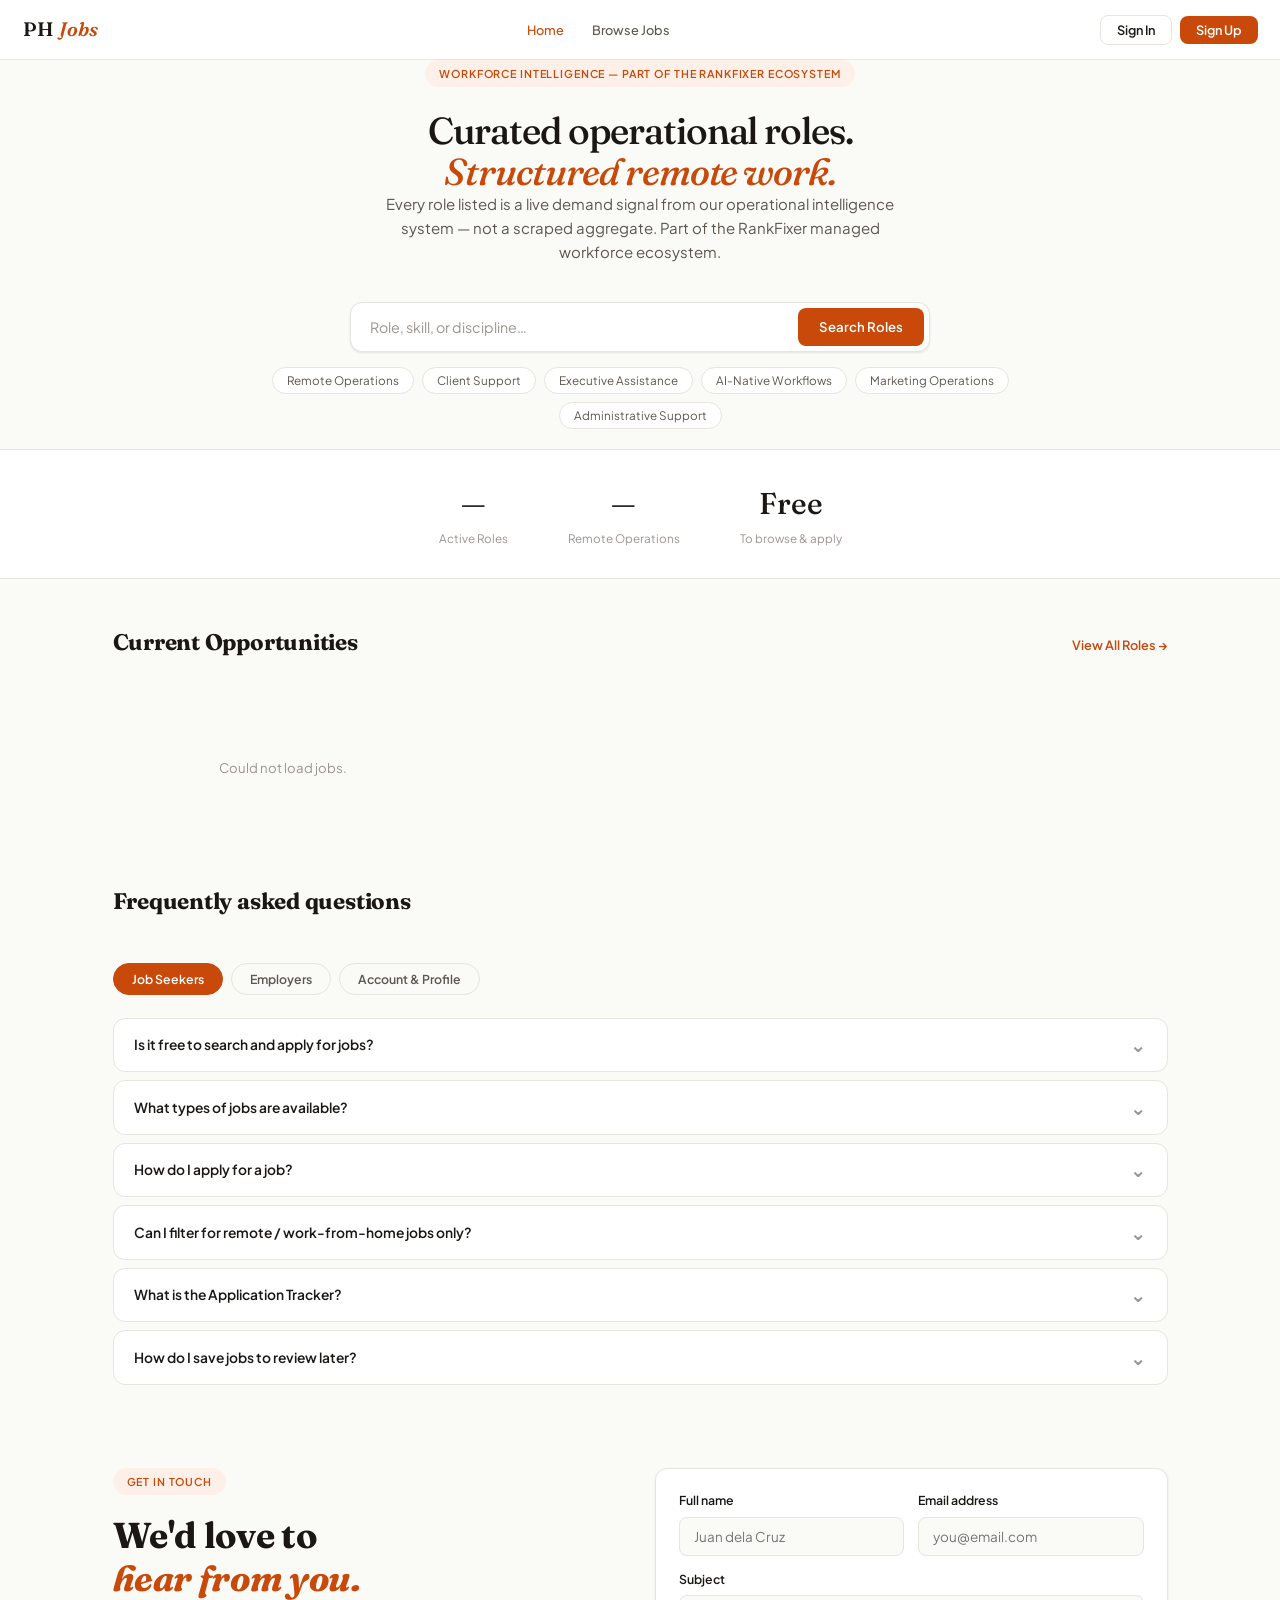
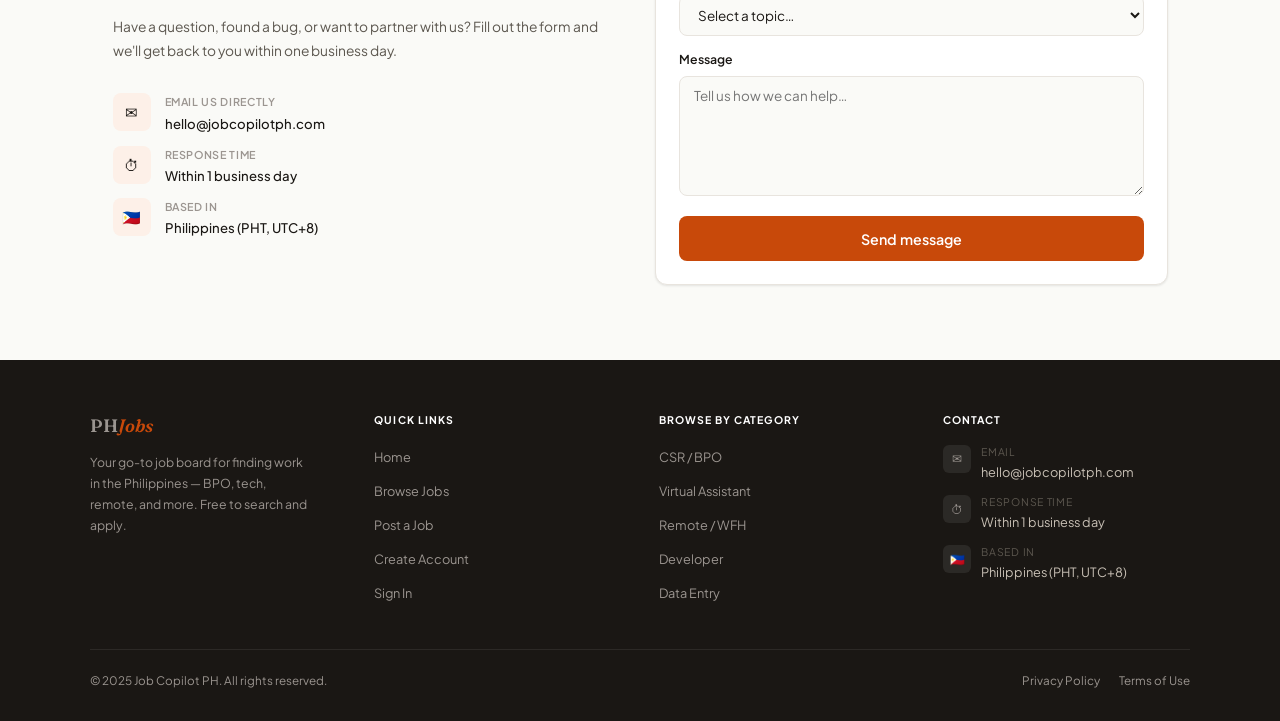
<file: index-v5-clean.html>
<!DOCTYPE html>
<html lang="en">
<head>
<meta charset="UTF-8" />
<meta name="viewport" content="width=device-width, initial-scale=1.0" />
<title>Job Copilot PH — Find Work in the Philippines | 3,500+ Jobs</title>
<meta name="description" content="Browse 3,500+ verified job openings in the Philippines. BPO, tech, remote, virtual assistant, and more. Free to search and apply. New jobs added daily.">
<meta property="og:title" content="Job Copilot PH — Find Work in the Philippines">
<meta property="og:description" content="Browse 3,500+ verified job openings in the Philippines. Free to search and apply.">
<meta property="og:url" content="https://jobcopilotph.vercel.app">
<meta property="og:type" content="website">
<link rel="icon" type="image/svg+xml" href="/favicon.svg">
<link rel="preconnect" href="https://fonts.googleapis.com" />
<link rel="preconnect" href="https://fonts.gstatic.com" crossorigin />
<link href="https://fonts.googleapis.com/css2?family=Fraunces:ital,opsz,wght@0,9..144,300;0,9..144,500;0,9..144,600;1,9..144,300&family=Plus+Jakarta+Sans:wght@400;500;600&display=swap" rel="stylesheet" />
<link rel="stylesheet" href="styles.css" />
<!-- Google tag (gtag.js) -->
<script async src="https://www.googletagmanager.com/gtag/js?id=G-9Y99CJ20H4"></script>
<script>
window.dataLayer = window.dataLayer || [];
function gtag(){dataLayer.push(arguments);}
gtag('js', new Date());
gtag('config', 'G-9Y99CJ20H4');

// Track engagement events
document.addEventListener('click', function(e) {
  var el = e.target.closest('.apply-btn');
  if (el) { gtag('event', 'click_apply', { event_category: 'engagement' }); return; }
  el = e.target.closest('.outline-btn');
  if (el) {
    if (el.textContent.includes('Save')) gtag('event', 'click_save', { event_category: 'engagement' });
    if (el.textContent.includes('Track')) gtag('event', 'click_track', { event_category: 'engagement' });
  }
});
// Track searches
var searchInput = document.querySelector('.hero-search input, #search-input');
if (searchInput) {
  searchInput.closest('form')?.addEventListener('submit', function() {
    gtag('event', 'search', { event_category: 'engagement', search_term: searchInput.value });
  });
}
</script>

</head>
<body>

<!-- TOAST -->
<div class="toast" id="toast"></div>

<!-- AUTH MODAL -->
<div class="modal-ov" id="auth-modal">
  <div class="modal">
    <button class="modal-x" onclick="closeModal()">✕</button>
    <h2 id="m-title">Welcome back.</h2>
    <p class="modal-sub" id="m-sub">Don't have an account? <span onclick="switchMode()">Sign up free</span></p>
    <div id="m-name-wrap" style="display:none">
      <div class="f-field"><label class="f-label">Full Name</label><input class="f-input" id="m-name" placeholder="Juan dela Cruz" /></div>
      <div class="f-field"><label class="f-label">I am a</label>
        <select class="f-select" id="m-role">
          <option value="job_seeker">Job Seeker</option>
          <option value="employer">Employer / Recruiter</option>
        </select>
      </div>
    </div>
    <div class="f-field"><label class="f-label">Email</label><input class="f-input" id="m-email" type="email" placeholder="you@email.com" /></div>
    <div class="f-field"><label class="f-label">Password</label><input class="f-input" id="m-pass" type="password" placeholder="••••••••" onkeydown="if(event.key==='Enter')submitAuth()" /></div>
    <div class="f-error" id="m-error"></div>
    <button class="f-submit" id="m-submit" onclick="submitAuth()">Sign In</button>
  </div>
</div>

<!-- NAV -->
<nav>
  <div class="nav-logo" onclick="go('home')">PH<span>Jobs</span></div>
  <div class="nav-links">
    <button class="nav-btn" id="nav-home"     onclick="go('home')">Home</button>
    <button class="nav-btn" id="nav-search"   onclick="go('search')">Browse Jobs</button>
    <button class="nav-btn" id="nav-saved"    onclick="go('saved')"    style="display:none">Saved</button>
    <button class="nav-btn" id="nav-tracker"  onclick="go('tracker')"  style="display:none">Tracker</button>
    <button class="nav-btn" id="nav-employer" onclick="go('employer')" style="display:none">Post a Job</button>
    <button class="nav-btn" id="nav-admin"    onclick="go('admin')"    style="display:none">Admin</button>
  </div>
  <div class="nav-auth" id="nav-auth">
    <button class="nav-signin" onclick="openModal('login')">Sign In</button>
    <button class="nav-signup" onclick="openModal('register')">Sign Up</button>
  </div>
</nav>

<!-- ── HOME ── -->
<div class="page" id="page-home">
  <div class="hero">
    <div class="eyebrow">Workforce Intelligence — Part of the RankFixer Ecosystem</div>
    <h1>Curated operational roles.<br/><em>Structured remote work.</em></h1>
    <p>Every role listed is a live demand signal from our operational intelligence system — not a scraped aggregate. Part of the RankFixer managed workforce ecosystem.</p>
    <div class="search-box">
      <input id="h-kw" type="text" placeholder="Role, skill, or discipline…" onkeydown="if(event.key==='Enter')heroSearch()" />
      <button class="search-btn" onclick="heroSearch()">Search Roles</button>
    </div>
    <div class="quick-tags"><button class="quick-tag" onclick="qSearch('Remote Operations')">Remote Operations</button><button class="quick-tag" onclick="qSearch('Client Support')">Client Support</button><button class="quick-tag" onclick="qSearch('Executive Assistance')">Executive Assistance</button><button class="quick-tag" onclick="qSearch('AI-Native Workflows')">AI-Native Workflows</button><button class="quick-tag" onclick="qSearch('Marketing Operations')">Marketing Operations</button><button class="quick-tag" onclick="qSearch('Administrative Support')">Administrative Support</button></div>
  </div>
  <div class="stats-bar">
    <div class="stat"><span class="stat-num" id="stat-total">—</span><div class="stat-label">Active Roles</div></div>
    <div class="stat"><span class="stat-num" id="stat-remote">—</span><div class="stat-label">Remote Operations</div></div>
    <div class="stat"><span class="stat-num">Free</span><div class="stat-label">To browse & apply</div></div>
  </div>
  <div class="section">
    <div class="section-hdr">
      <h2 class="section-title">Current Opportunities</h2>
      <button class="section-link" onclick="go('search')">View All Roles →</button>
    </div>
    <div id="home-jobs" class="jobs-grid"><div class="loading"><div class="spinner"></div></div></div>
  </div>

  <!-- ── FAQ ── -->
  <div class="section" style="padding-top:0;padding-bottom:5rem">
    <div class="section-hdr" style="margin-bottom:2rem">
      <h2 class="section-title">Frequently asked questions</h2>
    </div>
    <div>

      <!-- Tab switcher + accordion -->
      <div>
        <!-- Tab pills -->
        <div style="display:flex;gap:8px;flex-wrap:wrap;margin-bottom:1.5rem" id="faq-tabs">
          <button class="faq-tab-btn active" onclick="faqTab('seekers',this)">Job Seekers</button>
          <button class="faq-tab-btn" onclick="faqTab('employers',this)">Employers</button>
          <button class="faq-tab-btn" onclick="faqTab('account',this)">Account &amp; Profile</button>
        </div>

        <!-- Job Seekers -->
        <div class="faq-group" id="faq-seekers">
          <div class="faq-item">
            <button class="faq-q" onclick="faqToggle(this)">
              <span>Is it free to search and apply for jobs?</span>
              <span class="faq-chevron">&#8964;</span>
            </button>
            <div class="faq-a">Yes — browsing listings and applying is completely free for job seekers. No hidden fees, no subscriptions, and no pay-to-apply gates. Just create a free account and start applying.</div>
          </div>
          <div class="faq-item">
            <button class="faq-q" onclick="faqToggle(this)">
              <span>What types of jobs are available?</span>
              <span class="faq-chevron">&#8964;</span>
            </button>
            <div class="faq-a">Job Copilot PH lists over 3,500 verified openings across BPO / Customer Service, Virtual Assistant, Remote / Work-from-Home, Social Media Management, Software Development, and Data Entry. New listings are added every day.</div>
          </div>
          <div class="faq-item">
            <button class="faq-q" onclick="faqToggle(this)">
              <span>How do I apply for a job?</span>
              <span class="faq-chevron">&#8964;</span>
            </button>
            <div class="faq-a">Click any listing to view its full details, then hit Apply. If the employer provided an external application URL you'll be redirected there. Keeping your profile and resume up to date helps employers review you faster.</div>
          </div>
          <div class="faq-item">
            <button class="faq-q" onclick="faqToggle(this)">
              <span>Can I filter for remote / work-from-home jobs only?</span>
              <span class="faq-chevron">&#8964;</span>
            </button>
            <div class="faq-a">Yes. Use the "Remote only" toggle on the Browse Jobs page to instantly filter to WFH positions. You can also narrow results by job category, employment type, and salary range.</div>
          </div>
          <div class="faq-item">
            <button class="faq-q" onclick="faqToggle(this)">
              <span>What is the Application Tracker?</span>
              <span class="faq-chevron">&#8964;</span>
            </button>
            <div class="faq-a">The Application Tracker lets you log and monitor every job you've applied to in one place — statuses, dates, notes — so you stay organised throughout your job search.</div>
          </div>
          <div class="faq-item">
            <button class="faq-q" onclick="faqToggle(this)">
              <span>How do I save jobs to review later?</span>
              <span class="faq-chevron">&#8964;</span>
            </button>
            <div class="faq-a">Click the bookmark icon on any listing while browsing. All saved jobs appear under the Saved tab in your account. You need to be signed in for this feature to work.</div>
          </div>
        </div>

        <!-- Employers -->
        <div class="faq-group" id="faq-employers" style="display:none">
          <div class="faq-item">
            <button class="faq-q" onclick="faqToggle(this)">
              <span>Is it free to post a job?</span>
              <span class="faq-chevron">&#8964;</span>
            </button>
            <div class="faq-a">Yes, posting a job is free to start. Create an employer account, fill in the details, and your listing goes live to thousands of active job seekers in the Philippines immediately.</div>
          </div>
          <div class="faq-item">
            <button class="faq-q" onclick="faqToggle(this)">
              <span>What information do I need to post a job?</span>
              <span class="faq-chevron">&#8964;</span>
            </button>
            <div class="faq-a">You'll need a job title, company name, work setup (on-site, remote, or hybrid), employment type, and a job description. Salary range and an external application URL are optional but recommended.</div>
          </div>
          <div class="faq-item">
            <button class="faq-q" onclick="faqToggle(this)">
              <span>Can I edit or remove a job posting after publishing?</span>
              <span class="faq-chevron">&#8964;</span>
            </button>
            <div class="faq-a">Yes. Manage all your active listings from the Your Postings section in your employer dashboard. You can update details or delete a listing once the position has been filled.</div>
          </div>
          <div class="faq-item">
            <button class="faq-q" onclick="faqToggle(this)">
              <span>What types of candidates will I reach?</span>
              <span class="faq-chevron">&#8964;</span>
            </button>
            <div class="faq-a">Job Copilot PH focuses on the Philippine talent market — BPO, customer service, tech, virtual assistant, and administrative roles. A significant share of candidates are actively seeking remote and WFH opportunities.</div>
          </div>
          <div class="faq-item">
            <button class="faq-q" onclick="faqToggle(this)">
              <span>How do applicants apply through my listing?</span>
              <span class="faq-chevron">&#8964;</span>
            </button>
            <div class="faq-a">Each listing has a unique shareable URL. If you provide an external application link, candidates are redirected there to complete their application — keeping you in full control of the hiring process.</div>
          </div>
        </div>

        <!-- Account & Profile -->
        <div class="faq-group" id="faq-account" style="display:none">
          <div class="faq-item">
            <button class="faq-q" onclick="faqToggle(this)">
              <span>How do I create an account?</span>
              <span class="faq-chevron">&#8964;</span>
            </button>
            <div class="faq-a">Click Sign Up at the top of the page, choose Job Seeker or Employer / Recruiter, then enter your name, email, and password. It's free and takes under a minute.</div>
          </div>
          <div class="faq-item">
            <button class="faq-q" onclick="faqToggle(this)">
              <span>How do I set up my job seeker profile?</span>
              <span class="faq-chevron">&#8964;</span>
            </button>
            <div class="faq-a">After signing in go to My Profile. You can add your professional identity, bio, skills with proficiency ratings, work experience, education, and upload your resume as a PDF. A complete profile helps employers find and evaluate you faster.</div>
          </div>
          <div class="faq-item">
            <button class="faq-q" onclick="faqToggle(this)">
              <span>Can employers see my profile publicly?</span>
              <span class="faq-chevron">&#8964;</span>
            </button>
            <div class="faq-a">Yes — your profile has a public URL where employers can view your bio, skills, experience, education, and download your uploaded resume PDF. Changes you save appear on your public profile immediately.</div>
          </div>
          <div class="faq-item">
            <button class="faq-q" onclick="faqToggle(this)">
              <span>What work setup preferences can I set?</span>
              <span class="faq-chevron">&#8964;</span>
            </button>
            <div class="faq-a">You can set your availability to Full Remote (Home-based), Hybrid, or On-site Only. This lets employers immediately see what arrangement you're open to, improving your match quality.</div>
          </div>
        </div>
      </div>
    </div>
  </div>

  <!-- ── CONTACT ── -->
  <div class="section contact-section">
    <div class="contact-grid">

      <!-- Info panel -->
      <div class="contact-info">
        <div class="eyebrow" style="margin-bottom:1.25rem">Get in touch</div>
        <h2 class="section-title" style="font-size:clamp(1.6rem,4vw,2.4rem);line-height:1.2;margin-bottom:1rem">We'd love to<br/><em style="font-style:italic;color:var(--accent)">hear from you.</em></h2>
        <p style="color:var(--text-sub);font-size:.92rem;line-height:1.75;margin-bottom:2rem">Have a question, found a bug, or want to partner with us? Fill out the form and we'll get back to you within one business day.</p>
        <div style="display:flex;flex-direction:column;gap:12px">
          <div class="contact-meta-item">
            <div class="contact-meta-icon">✉</div>
            <div>
              <div class="contact-meta-label">Email us directly</div>
              <div class="contact-meta-val">hello@jobcopilotph.com</div>
            </div>
          </div>
          <div class="contact-meta-item">
            <div class="contact-meta-icon">⏱</div>
            <div>
              <div class="contact-meta-label">Response time</div>
              <div class="contact-meta-val">Within 1 business day</div>
            </div>
          </div>
          <div class="contact-meta-item">
            <div class="contact-meta-icon">🇵🇭</div>
            <div>
              <div class="contact-meta-label">Based in</div>
              <div class="contact-meta-val">Philippines (PHT, UTC+8)</div>
            </div>
          </div>
        </div>
      </div>

      <!-- Form card -->
      <div class="contact-card" id="contact-card">

        <!-- Form state -->
        <div id="contact-form-body">
          <div class="contact-row">
            <div class="f-field" style="margin:0">
              <label class="f-label">Full name</label>
              <input class="f-input" id="cf-name" placeholder="Juan dela Cruz" />
            </div>
            <div class="f-field" style="margin:0">
              <label class="f-label">Email address</label>
              <input class="f-input" id="cf-email" type="email" placeholder="you@email.com" />
            </div>
          </div>
          <div class="f-field" style="margin-bottom:14px">
            <label class="f-label">Subject</label>
            <select class="f-select" id="cf-subject">
              <option value="">Select a topic…</option>
              <option value="General inquiry">General inquiry</option>
              <option value="Job seeker support">Job seeker support</option>
              <option value="Employer support">Employer support</option>
              <option value="Report a bug">Report a bug</option>
              <option value="Partnership / advertising">Partnership / advertising</option>
              <option value="Other">Other</option>
            </select>
          </div>
          <div class="f-field" style="margin-bottom:6px">
            <label class="f-label">Message</label>
            <textarea class="f-textarea" id="cf-message" placeholder="Tell us how we can help…" style="min-height:120px;resize:vertical"></textarea>
          </div>
          <div class="f-error" id="cf-error"></div>
          <button class="f-submit" id="cf-submit" onclick="submitContact()" style="margin-top:14px">Send message</button>
        </div>

        <!-- Success state -->
        <div id="contact-success" style="display:none;text-align:center;padding:2.5rem 1rem">
          <div style="width:52px;height:52px;border-radius:50%;background:var(--remote-bg);display:flex;align-items:center;justify-content:center;margin:0 auto 1.25rem;font-size:1.4rem">✓</div>
          <h3 style="font-family:var(--font-d);font-size:1.4rem;font-weight:500;margin-bottom:.5rem">Message sent!</h3>
          <p style="color:var(--text-sub);font-size:.9rem">Thanks for reaching out. We'll reply within one business day.</p>
          <button class="outline-btn" onclick="resetContact()" style="margin-top:1.5rem;font-size:.85rem;padding:.6rem 1.5rem">Send another</button>
        </div>

      </div>
    </div>
  </div>

  <!-- ── FOOTER ── -->
  <footer class="site-footer">
    <div class="footer-inner">
      <div class="footer-grid">

        <!-- Brand -->
        <div class="footer-brand">
          <div class="nav-logo" onclick="go('home')" style="cursor:pointer">PH<span>Jobs</span></div>
          <p class="footer-tagline">Your go-to job board for finding work in the Philippines — BPO, tech, remote, and more. Free to search and apply.</p>
        </div>

        <!-- Quick links -->
        <div>
          <div class="footer-col-title">Quick Links</div>
          <ul class="footer-links">
            <li><button onclick="go('home')">Home</button></li>
            <li><button onclick="go('search')">Browse Jobs</button></li>
            <li><button onclick="go('employer')">Post a Job</button></li>
            <li><button onclick="openModal('register')">Create Account</button></li>
            <li><button onclick="openModal('login')">Sign In</button></li>
          </ul>
        </div>

        <!-- Job categories -->
        <div>
          <div class="footer-col-title">Browse by Category</div>
          <ul class="footer-links">
            <li><button onclick="qSearch('CSR')">CSR / BPO</button></li>
            <li><button onclick="qSearch('Virtual Assistant')">Virtual Assistant</button></li>
            <li><button onclick="qSearch('Remote')">Remote / WFH</button></li>
            <li><button onclick="qSearch('Developer')">Developer</button></li>
            <li><button onclick="qSearch('Data Entry')">Data Entry</button></li>
          </ul>
        </div>

        <!-- Contact -->
        <div>
          <div class="footer-col-title">Contact</div>
          <div class="footer-contact-item">
            <div class="footer-contact-icon">✉</div>
            <div>
              <div class="footer-contact-label">Email</div>
              <div class="footer-contact-val">hello@jobcopilotph.com</div>
            </div>
          </div>
          <div class="footer-contact-item">
            <div class="footer-contact-icon">⏱</div>
            <div>
              <div class="footer-contact-label">Response time</div>
              <div class="footer-contact-val">Within 1 business day</div>
            </div>
          </div>
          <div class="footer-contact-item">
            <div class="footer-contact-icon">🇵🇭</div>
            <div>
              <div class="footer-contact-label">Based in</div>
              <div class="footer-contact-val">Philippines (PHT, UTC+8)</div>
            </div>
          </div>
        </div>

      </div>

      <!-- Bottom bar -->
      <div class="footer-bottom">
        <span class="footer-copy">© 2025 Job Copilot PH. All rights reserved.</span>
        <div class="footer-legal">
          <a href="#">Privacy Policy</a>
          <a href="#">Terms of Use</a>
        </div>
      </div>
    </div>
  </footer>

</div>

<!-- ── SEARCH ── -->
<div class="page" id="page-search">
  <div class="search-page">
    <div class="toolbar">
      <div class="toolbar-wrap">
        <input class="toolbar-input" id="s-kw" placeholder="Job title, skill, keyword…" oninput="fetchSug(this.value)" onkeydown="if(event.key==='Enter')doSearch()" style="width:100%" />
        <div class="suggest-drop" id="sug-box"></div>
      </div>
      <input class="toolbar-input" id="s-city" placeholder="City (e.g. Davao, Manila)" onkeydown="if(event.key==='Enter')doSearch()" style="max-width:180px" />
      <label class="remote-label"><div class="toggle" id="rem-tog" onclick="togRem()"></div>Remote only</label>
      <button class="toolbar-btn" onclick="doSearch()">Search</button>
    </div>
    <div class="results-meta" id="res-meta" style="display:none"><span id="res-count"></span></div>
    <div id="jobs-con"><div class="loading"><div class="spinner"></div></div></div>
    <div class="pagination" id="pg"></div>
  </div>
</div>

<!-- ── JOB DETAIL ── -->
<div class="page" id="page-detail">
  <div class="detail-wrap">
    <button class="back-btn" onclick="goBack()">← Back</button>
    <div id="detail-con"><div class="loading"><div class="spinner"></div></div></div>
  </div>
</div>

<!-- ── SAVED ── -->
<div class="page" id="page-saved">
  <div class="saved-page">
    <div class="section-hdr"><h2 class="section-title">Saved Jobs</h2></div>
    <div id="saved-con"><div class="loading"><div class="spinner"></div></div></div>
  </div>
</div>

<!-- ── TRACKER ── -->
<div class="page" id="page-tracker">
  <div class="tracker-page">
    <div class="section-hdr"><h2 class="section-title">Application Tracker</h2></div>
    <div class="status-tabs" id="trk-tabs"></div>
    <div id="trk-con"><div class="loading"><div class="spinner"></div></div></div>
  </div>
</div>

<!-- ── UPDATE PROFILE ── -->
<div class="page" id="page-profile">
  <div class="profile-edit-page">
    <div class="profile-edit-hdr">
      <h2>My Profile</h2>
      <div class="strength-badge partial" id="strength-badge">Building profile…</div>
    </div>

    <!-- Identity -->
    <div class="profile-block">
      <div class="block-label">Professional Identity</div>
      <div class="f-row">
        <div><label class="f-label">Full Name</label><input class="f-input" id="p-name" placeholder="Juan dela Cruz" /></div>
        <div><label class="f-label">LinkedIn URL</label><input class="f-input" id="p-linkedin" type="url" placeholder="https://linkedin.com/in/username" /></div>
      </div>
      <div class="f-row">
        <div><label class="f-label">Email</label><input class="f-input" id="p-email" readonly style="opacity:.6" /></div>
        <div><label class="f-label">Mobile</label><input class="f-input" id="p-phone" placeholder="+63 9XX XXX XXXX" /></div>
      </div>
      <div class="f-row">
        <div><label class="f-label">Looking for</label><input class="f-input" id="p-jobtitle" placeholder="Virtual Assistant, CSR…" /></div>
        <div><label class="f-label">Location</label><input class="f-input" id="p-location" placeholder="Davao City" /></div>
      </div>
      <div class="f-row">
        <div class="full"><label class="f-label">Availability</label>
          <select class="f-select" id="p-avail">
            <option value="">Select…</option>
            <option value="remote">Full Remote (Home-based)</option>
            <option value="hybrid">Hybrid</option>
            <option value="onsite">On-site Only</option>
          </select>
        </div>
      </div>
      <div class="f-row">
        <div class="full"><label class="f-label">Bio</label><textarea class="f-textarea" id="p-bio" placeholder="Brief intro about yourself…" style="min-height:80px"></textarea></div>
      </div>
    </div>

    <!-- Skills -->
    <div class="profile-block">
      <div class="block-label">Skills & Expertise</div>
      <span class="helper">Rate your proficiency: 1 star = Beginner, 5 stars = Expert</span>
      <div id="skills-list"></div>
      <div style="display:flex;gap:10px;margin-bottom:.75rem">
        <input class="f-input" id="new-skill" placeholder="Skill name (e.g. PostgreSQL)" style="margin-bottom:0;flex:1" />
        <div class="star-row" id="new-skill-stars">
          <span class="star on" data-v="1" onclick="setNewSkillStar(1)">★</span>
          <span class="star on" data-v="2" onclick="setNewSkillStar(2)">★</span>
          <span class="star on" data-v="3" onclick="setNewSkillStar(3)">★</span>
          <span class="star" data-v="4" onclick="setNewSkillStar(4)">★</span>
          <span class="star" data-v="5" onclick="setNewSkillStar(5)">★</span>
        </div>
      </div>
      <button class="add-btn" onclick="addSkill()">+ Add Skill</button>
    </div>

    <!-- Experience -->
    <div class="profile-block">
      <div class="block-label">Work Experience</div>
      <div id="exp-list"></div>
      <div class="nested-item" id="new-exp-form" style="display:none">
        <div class="f-row"><div><label class="f-label">Job Title</label><input class="f-input" id="ne-title" placeholder="e.g. Virtual Assistant" /></div><div><label class="f-label">Company</label><input class="f-input" id="ne-company" placeholder="Company name" /></div></div>
        <div class="f-row"><div><label class="f-label">Start Date</label><input class="f-input" id="ne-start" type="month" /></div><div><label class="f-label">End Date</label><input class="f-input" id="ne-end" type="month" placeholder="Leave blank if current" /></div></div>
        <div style="display:flex;gap:8px">
          <button class="toolbar-btn" onclick="saveExp()">Save</button>
          <button class="emp-btn" onclick="document.getElementById('new-exp-form').style.display='none'">Cancel</button>
        </div>
      </div>
      <button class="add-btn" onclick="document.getElementById('new-exp-form').style.display='block'">+ Add Experience</button>
    </div>

    <!-- Education -->
    <div class="profile-block">
      <div class="block-label">Education</div>
      <div id="edu-list"></div>
      <div class="nested-item" id="new-edu-form" style="display:none">
        <div class="f-row">
          <div><label class="f-label">School</label><input class="f-input" id="ne-school" list="ph-schools" placeholder="Start typing school name…" /></div>
          <div><label class="f-label">Degree</label><input class="f-input" id="ne-degree" placeholder="e.g. BS Information Technology" /></div>
        </div>
        <datalist id="ph-schools">
          <option value="Ateneo de Davao University" /><option value="De La Salle University" />
          <option value="University of Mindanao" /><option value="University of the Philippines" />
          <option value="University of Santo Tomas" /><option value="Silliman University" />
          <option value="Mapua University" /><option value="Far Eastern University" />
        </datalist>
        <div class="f-row"><div><label class="f-label">Graduation Year</label><input class="f-input" id="ne-year" type="number" placeholder="2020" min="1950" max="2030" /></div></div>
        <div style="display:flex;gap:8px">
          <button class="toolbar-btn" onclick="saveEdu()">Save</button>
          <button class="emp-btn" onclick="document.getElementById('new-edu-form').style.display='none'">Cancel</button>
        </div>
      </div>
      <button class="add-btn" onclick="document.getElementById('new-edu-form').style.display='block'">+ Add Education</button>
    </div>

    <!-- Resume -->
    <div class="profile-block">
      <div class="block-label">Resume / CV</div>
      <span class="helper">Upload your resume PDF so employers can download it from your public profile.</span>
      <input class="f-input" id="p-resume-url" placeholder="Paste a URL to your resume PDF (e.g. Google Drive link)" />
    </div>

    <button class="prof-save-btn" onclick="saveProfile()">Save Profile Changes</button>
    <p style="text-align:center;font-size:.78rem;color:var(--text-muted);margin-top:.75rem">Changes are reflected on your public profile immediately.</p>
    <div style="text-align:center;margin-top:1.5rem">
      <button class="section-link" onclick="doLogout()">Sign Out →</button>
    </div>
  </div>
</div>

<!-- ── PUBLIC PROFILE ── -->
<div class="page" id="page-pub-profile">
  <div class="pub-profile-wrap">
    <button class="back-btn" onclick="goBack()">← Back</button>
    <div id="pub-profile-con"><div class="loading"><div class="spinner"></div></div></div>
  </div>
</div>

<!-- ── EMPLOYER ── -->
<div class="page" id="page-employer">
  <div class="employer-page">
    <div class="emp-hero">
      <div>
        <h1>Hire great talent<br/><em style="font-style:italic;color:var(--accent)">in the Philippines.</em></h1>
        <p>Post jobs directly to thousands of active job seekers — BPO, tech, remote, and more. Free to start.</p>
      </div>
      <button class="emp-cta" onclick="togglePostForm()">+ Post a Job</button>
    </div>
    <div class="emp-stats">
      <div class="emp-stat"><span class="emp-stat-num" id="emp-total">—</span><div class="emp-stat-label">Active job seekers</div></div>
      <div class="emp-stat"><span class="emp-stat-num" id="emp-remote">—</span><div class="emp-stat-label">Remote seekers</div></div>
      <div class="emp-stat"><span class="emp-stat-num">Free</span><div class="emp-stat-label">To post</div></div>
    </div>
    <div class="post-form" id="post-form" style="display:none">
      <h3 style="font-family:var(--font-d);font-size:1.3rem;font-weight:500;margin-bottom:1.5rem">Post a New Job</h3>
      <div class="form-grid">
        <div><label class="f-label">Job Title *</label><input class="f-input" id="pj-title" placeholder="e.g. Virtual Assistant" /></div>
        <div><label class="f-label">Company *</label><input class="f-input" id="pj-company" placeholder="Your company name" /></div>
        <div><label class="f-label">City</label><input class="f-input" id="pj-city" placeholder="Davao City" /></div>
        <div><label class="f-label">Work Setup</label>
          <select class="f-select" id="pj-remote"><option value="">On-site</option><option value="remote">Remote / WFH</option><option value="hybrid">Hybrid</option></select>
        </div>
        <div><label class="f-label">Employment Type</label>
          <select class="f-select" id="pj-type"><option value="">Select…</option><option>Full-time</option><option>Part-time</option><option>Contract</option><option>Freelance</option><option>Internship</option></select>
        </div>
        <div><label class="f-label">Salary Range (₱)</label>
          <div style="display:flex;gap:8px"><input class="f-input" id="pj-sal-min" placeholder="Min" style="margin-bottom:0" /><input class="f-input" id="pj-sal-max" placeholder="Max" style="margin-bottom:0" /></div>
        </div>
        <div class="full"><label class="f-label">Job Description *</label><textarea class="f-textarea" id="pj-desc" placeholder="Describe the role…" style="min-height:120px"></textarea></div>
        <div class="full"><label class="f-label">Application URL</label><input class="f-input" id="pj-url" placeholder="https://yoursite.com/apply" /></div>
      </div>
      <div style="display:flex;gap:10px">
        <button class="post-submit" onclick="submitJob()">Post Job</button>
        <button class="emp-btn" onclick="togglePostForm()">Cancel</button>
      </div>
    </div>
    <div id="emp-jobs-sec" style="display:none">
      <div class="section-hdr"><h3 class="section-title" style="font-size:1.1rem">Your Postings</h3></div>
      <div id="emp-jobs-list"></div>
    </div>
  </div>
</div>

<!-- ── ADMIN ── -->
<div class="page" id="page-admin">
  <div class="admin-page">
    <h2 style="font-family:var(--font-d);font-size:1.8rem;font-weight:500;margin-bottom:1.5rem;letter-spacing:-.02em">Admin Dashboard</h2>
    <div class="admin-tabs">
      <button class="admin-tab active" onclick="swAdmin('overview',this)">Overview</button>
      <button class="admin-tab" onclick="swAdmin('sources',this)">Sources</button>
      <button class="admin-tab" onclick="swAdmin('users',this)">Users</button>
    </div>
    <div class="admin-sec active" id="adm-overview">
      <div class="admin-stat-grid" id="adm-stats"><div class="loading"><div class="spinner"></div></div></div>
    </div>
    <div class="admin-sec" id="adm-sources"><div id="adm-src-con"><div class="loading"><div class="spinner"></div></div></div></div>
    <div class="admin-sec" id="adm-users"><div class="empty"><div class="empty-icon">🔐</div><h3>User management</h3><p>Manage users directly in the Supabase dashboard.</p></div></div>
  </div>
</div>

<script>
var API = 'https://jobcopilot-api-zeuk.onrender.com';
var tok = localStorage.getItem('_jc_tok') || null;
var CU  = (function(){ try{ return JSON.parse(localStorage.getItem('_jc_user') || 'null'); } catch(e){ localStorage.removeItem('_jc_user'); return null; } })();
var savedIds = {};
var curPage = 1, totPages = 1, remOnly = false, prevPg = 'home';
var modalMode = 'login', newSkillProf = 3;
var sugTimer = null, trkFilter = 'all', allApps = [];
var adminLoaded = false;

// ── UTILS ──
function $(id){ return document.getElementById(id); }
function esc(s){ if(!s)return''; return String(s).replace(/&/g,'&amp;').replace(/</g,'&lt;').replace(/>/g,'&gt;').replace(/"/g,'&quot;'); }
function ago(d){ if(!d)return''; var diff=Math.floor((Date.now()-new Date(d))/86400000); if(diff===0)return'Today'; if(diff===1)return'Yesterday'; if(diff<7)return diff+'d ago'; if(diff<30)return Math.floor(diff/7)+'w ago'; return Math.floor(diff/30)+'mo ago'; }
function fmtSal(mn,mx,c){ if(!mn&&!mx)return null; c=c||'₱'; var f=function(n){return n>=1000?Math.round(n/1000)+'k':n;}; if(mn&&mx)return c+f(mn)+'–'+f(mx); if(mx)return'Up to '+c+f(mx); return c+f(mn)+'+'; }
function ini(n){ return(n||'?').trim()[0].toUpperCase(); }
function toast(m,d){ var t=$('toast'); t.textContent=m; t.classList.add('show'); setTimeout(function(){ t.classList.remove('show'); },d||3000); }
function starsHtml(n){
  var h=''; for(var i=1;i<=5;i++){
    if(i<=n) h+='<span class="stars"><span class="on">★</span></span>';
    else h+='<span class="stars"><span class="off">★</span></span>';
  }
  return '<div class="stars">'+h+'</div>';
}
function starsHtmlInline(n){
  var h='<div class="stars">';
  for(var i=1;i<=5;i++) h+='<span class="'+(i<=n?'on':'off')+'">★</span>';
  return h+'</div>';
}

async function api(path,opts,auth){
  var h={'Content-Type':'application/json'};
  if(auth&&tok) h['Authorization']='Bearer '+tok;
  opts=opts||{};
  var r=await fetch(API+path,Object.assign({},opts,{headers:Object.assign({},h,opts.headers||{})}));
  if(r.status===401&&auth){ doLogout(); throw new Error('Session expired'); }
  return r.json();
}

// ── NAV ──
function updateNav(){
  var a=!!CU;
  if(a){
    var letter=ini(CU.name||CU.email||'U');
    var sets=getSettings();
    $('nav-auth').innerHTML='<div class="nav-user-wrap" id="nav-user-wrap">'
      +'<button class="nav-av-btn" onclick="togNavDD()" title="'+(CU.name||CU.email||'Account')+'">'+letter+'</button>'
      +'<div class="nav-dropdown" id="nav-dd">'
      +'<button class="nav-dd-item" onclick="closeNavDD();go(\'profile\')">👤 My Profile</button>'
      +'<button class="nav-dd-item" onclick="closeNavDD();go(\'saved\')">🔖 Saved Jobs</button>'
      +'<button class="nav-dd-item" onclick="closeNavDD();go(\'tracker\')">📋 Applications</button>'
      +'<div class="nav-dd-divider"></div>'
      +'<div class="nav-dd-section">Settings</div>'
      +'<div class="nav-dd-row" onclick="togNotif()">'
      +'<span class="nav-dd-row-label">Notifications</span>'
      +'<div class="toggle'+(sets.notif?' on':'')+'" id="notif-tog"></div>'
      +'</div>'
      +'<div class="nav-dd-row" onclick="togPrivacy()">'
      +'<span class="nav-dd-row-label">Public Profile</span>'
      +'<div class="toggle'+(sets.pub?' on':'')+'" id="pub-tog"></div>'
      +'</div>'
      +'<div class="nav-dd-divider"></div>'
      +'<button class="nav-dd-item danger" onclick="closeNavDD();doLogout()">Sign Out</button>'
      +'</div></div>';
  } else {
    $('nav-auth').innerHTML='<button class="nav-signin" onclick="openModal(\'login\')">Sign In</button>'
      +'<button class="nav-signup" onclick="openModal(\'register\')">Sign Up</button>';
  }
  $('nav-saved').style.display    = a?'':'none';
  $('nav-tracker').style.display  = a?'':'none';
  $('nav-employer').style.display = (a&&CU&&(CU.role==='employer'||CU.role==='admin'))?'':'none';
  $('nav-admin').style.display    = (a&&CU&&CU.email&&CU.email.indexOf('admin')>-1)?'':'none';
  // Sync mobile tabs
  var ms=$('mobt-saved');    if(ms) ms.style.display=a?'':'none';
  var mt=$('mobt-tracker');  if(mt) mt.style.display=a?'':'none';
  var pl=$('mobt-profile-label'); if(pl) pl.textContent=a?(CU.name||'Profile'):'';
  var mp=$('mobt-profile'); if(mp) mp.style.display=a?'':'none';
}
function togNavDD(){ var dd=$('nav-dd'); if(dd) dd.classList.toggle('open'); }
function closeNavDD(){ var dd=$('nav-dd'); if(dd) dd.classList.remove('open'); }
function getSettings(){ try{ return JSON.parse(localStorage.getItem('_jc_settings')||'{"notif":true,"pub":true}'); }catch(e){ return {notif:true,pub:true}; } }
function saveSettings(s){ localStorage.setItem('_jc_settings',JSON.stringify(s)); }
function togNotif(){ var s=getSettings(); s.notif=!s.notif; saveSettings(s); var t=$('notif-tog'); if(t) t.classList.toggle('on',s.notif); toast(s.notif?'Notifications on':'Notifications off'); }
function togPrivacy(){ var s=getSettings(); s.pub=!s.pub; saveSettings(s); var t=$('pub-tog'); if(t) t.classList.toggle('on',s.pub); toast(s.pub?'Profile is now public':'Profile is now private'); }

// ── PAGES ──
function go(name){
  document.querySelectorAll('.page').forEach(function(p){ p.classList.remove('active'); });
  document.querySelectorAll('.nav-btn').forEach(function(b){ b.classList.remove('active'); });
  document.querySelectorAll('.mob-tab').forEach(function(b){ b.classList.remove('active'); });
  var pg=$('page-'+name);
  if(pg) pg.classList.add('active');
  var nb=$('nav-'+name);
  if(nb) nb.classList.add('active');
  var mb=$('mobt-'+name);
  if(mb) mb.classList.add('active');
  window.scrollTo(0,0);
  if(name==='home')        loadHome();
  if(name==='search')      doSearch();
  if(name==='saved')       loadSaved();
  if(name==='tracker')     loadTracker();
  if(name==='profile')     loadProfile();
  if(name==='employer'){ loadEmpStats(); loadEmpJobs(); }
  if(name==='admin')       loadAdmin();
}
function goBack(){ go(prevPage||'search'); }

// ── AUTH MODAL ──
function openModal(mode){ modalMode=mode; renderModal(); $('auth-modal').classList.add('open'); }
function closeModal(){ $('auth-modal').classList.remove('open'); }
function switchMode(){ modalMode=modalMode==='login'?'register':'login'; renderModal(); }
function renderModal(){
  var isL=modalMode==='login';
  $('m-title').textContent=isL?'Welcome back.':'Create account.';
  $('m-sub').innerHTML=isL?'Don\'t have an account? <span onclick="switchMode()">Sign up free</span>':'Already have an account? <span onclick="switchMode()">Sign in</span>';
  $('m-name-wrap').style.display=isL?'none':'block';
  $('m-submit').textContent=isL?'Sign In':'Create Account';
  $('m-error').classList.remove('show');
}
async function submitAuth(){
  var email=$('m-email').value.trim(), pass=$('m-pass').value;
  var err=$('m-error');
  if(!email||!pass){ err.textContent='Email and password required.'; err.classList.add('show'); return; }
  $('m-submit').disabled=true; $('m-submit').textContent='Please wait…';
  try{
    var res;
    if(modalMode==='login'){
      res=await api('/api/auth/login',{method:'POST',body:JSON.stringify({email:email,password:pass})});
    } else {
      var name=$('m-name').value.trim(), role=$('m-role').value;
      res=await api('/api/auth/register',{method:'POST',body:JSON.stringify({email:email,password:pass,full_name:name,role:role})});
      if(res.success){ toast('✉️ Check your email to confirm.'); closeModal(); $('m-submit').disabled=false; renderModal(); return; }
    }
    if(!res.success) throw new Error(res.error||'Authentication failed');
    tok=res.data.session.access_token; CU=res.data.user;
    localStorage.setItem('_jc_tok',tok);
    localStorage.setItem('_jc_user',JSON.stringify(CU));
    closeModal(); updateNav(); toast('Welcome! 👋'); loadSavedIds();
  } catch(e){ err.textContent=e.message; err.classList.add('show'); }
  finally{ $('m-submit').disabled=false; renderModal(); }
}
function doLogout(){
  tok=null; CU=null; savedIds={};
  localStorage.removeItem('_jc_tok'); localStorage.removeItem('_jc_user');
  updateNav(); go('home'); toast('Signed out.');
}

// ── HOME ──
async function loadHome(){
  try{
    var s=await api('/api/stats');
    if(s.success){ $('stat-total').textContent=(s.data.totalJobs||0).toLocaleString(); $('stat-remote').textContent=(s.data.remoteJobs||0).toLocaleString(); }
    var j=await api('/api/jobs?limit=6');
    $('home-jobs').innerHTML=(j.success&&j.data.length)?j.data.map(jobCardHtml).join(''):'<div class="empty"><div class="empty-icon">🔍</div><h3>No jobs yet</h3></div>';
  } catch(e){ $('home-jobs').innerHTML='<div class="empty"><p>Could not load jobs.</p></div>'; }
}
function heroSearch(){ $('s-kw').value=$('h-kw').value.trim(); go('search'); }
function qSearch(kw){ $('s-kw').value=kw; go('search'); }

function jobCardHtml(j){
  var sal=fmtSal(j.salary_min,j.salary_max,j.salary_currency);
  var isR=j.remote_type==='remote';
  var isN=j.posted_at&&(Date.now()-new Date(j.posted_at))/86400000<2;
  return '<div class="job-card" onclick="openJob(\''+esc(j.id)+'\',\'home\')">'
    +'<div class="card-top"><div class="av">'+ini(j.company)+'</div>'
    +'<div><div class="card-title">'+esc(j.title)+'</div><div class="card-company">'+esc(j.company||'Company')+'</div></div></div>'
    +'<div class="tags">'
    +(j.city?'<span class="tag">📍 '+esc(j.city)+'</span>':'')
    +(isR?'<span class="tag remote">🏠 Remote</span>':'')
    +(j.employment_type?'<span class="tag">'+esc(j.employment_type)+'</span>':'')
    +(sal?'<span class="tag salary">'+sal+'</span>':'')
    +(isN?'<span class="tag new-tag">New</span>':'')
    +'</div>'
    +'<div class="card-footer"><span>'+esc(j.source&&j.source.name?j.source.name:'Job Board')+'</span><span>'+ago(j.posted_at)+'</span></div>'
    +'</div>';
}

// ── SEARCH ──
async function doSearch(){
  var kwEl=$('s-kw'); var kw=String(kwEl?kwEl.value:'').trim();
  var cityEl=$('s-city'); var city=String(cityEl?cityEl.value:'').trim();
  curPage=1;
  var con=$('jobs-con'), meta=$('res-meta');
  if(!con) return;
  con.innerHTML='<div class="loading"><div class="spinner"></div></div>';
  if(meta) meta.style.display='none';
  $('pg').innerHTML='';
  var p=new URLSearchParams({page:1,limit:15});
  if(kw) p.set('keyword',kw); if(city) p.set('city',city); if(remOnly) p.set('remote','true');
  var d=await api('/api/jobs?'+p);
  if(!d.success){ con.innerHTML='<div class="empty"><p>Could not load jobs.</p></div>'; return; }
  totPages=d.totalPages||1;
  if(meta){ meta.style.display='flex'; $('res-count').innerHTML='Showing <strong>'+d.data.length+'</strong> of <strong>'+(d.total||0).toLocaleString()+'</strong>'+(kw?' for "<strong>'+esc(kw)+'</strong>"':''); }
  con.innerHTML=d.data.length?'<div class="jobs-list">'+d.data.map(listCardHtml).join('')+'</div>':'<div class="empty"><div class="empty-icon">🔍</div><h3>No jobs found</h3><p>Try different keywords.</p></div>';
  renderPg();
}
async function loadJobsPage(pg){
  curPage=pg;
  var kwEl=$('s-kw'); var kw=String(kwEl?kwEl.value:'').trim();
  var cityEl=$('s-city'); var city=String(cityEl?cityEl.value:'').trim();
  var p=new URLSearchParams({page:pg,limit:15});
  if(kw) p.set('keyword',kw); if(city) p.set('city',city); if(remOnly) p.set('remote','true');
  var d=await api('/api/jobs?'+p);
  if(!d.success) return;
  totPages=d.totalPages||1;
  $('res-count').innerHTML='Showing <strong>'+d.data.length+'</strong> of <strong>'+(d.total||0).toLocaleString()+'</strong>'+(kw?' for "<strong>'+esc(kw)+'</strong>"':'');
  $('jobs-con').innerHTML=d.data.length?'<div class="jobs-list">'+d.data.map(listCardHtml).join('')+'</div>':'<div class="empty"><h3>No jobs found</h3></div>';
  renderPg(); window.scrollTo(0,0);
}
function listCardHtml(j){
  var sal=fmtSal(j.salary_min,j.salary_max,j.salary_currency);
  var isR=j.remote_type==='remote'; var sv=savedIds[j.id];
  return '<div class="list-card" onclick="openJob(\''+esc(j.id)+'\',\'search\')">'
    +'<div class="av" style="width:48px;height:48px;flex-shrink:0">'+ini(j.company)+'</div>'
    +'<div class="list-body">'
    +'<div class="list-title">'+esc(j.title)+'</div>'
    +'<div class="list-company">'+esc(j.company||'Company')+(j.city?' · '+esc(j.city):'')+'</div>'
    +'<div class="tags" style="margin-top:6px">'+(isR?'<span class="tag remote">Remote</span>':'')+(j.employment_type?'<span class="tag">'+esc(j.employment_type)+'</span>':'')+(sal?'<span class="tag salary">'+sal+'</span>':'')+'</div>'
    +(j.snippet?'<div class="list-snippet">'+esc(j.snippet)+'</div>':'')
    +'</div>'
    +'<div class="list-right"><span>'+ago(j.posted_at)+'</span>'
    +(CU?'<button class="save-btn'+(sv?' saved':'')+('" onclick="event.stopPropagation();togSave(\''+esc(j.id)+'\',this)">'+(sv?'♥ Saved':'♡ Save')+'</button>'):'')
    +'<span>'+esc(j.source&&j.source.name?j.source.name:'')+'</span></div>'
    +'</div>';
}
function renderPg(){
  if(totPages<=1){ $('pg').innerHTML=''; return; }
  var h='<button class="page-btn" onclick="loadJobsPage('+(curPage-1)+')" '+(curPage===1?'disabled':'')+'">← Prev</button>';
  var s=Math.max(1,curPage-2), e=Math.min(totPages,curPage+2);
  if(s>1) h+='<button class="page-btn" onclick="loadJobsPage(1)">1</button>'+(s>2?'<span style="color:var(--text-muted);padding:0 4px">…</span>':'');
  for(var i=s;i<=e;i++) h+='<button class="page-btn'+(i===curPage?' active':'')+('" onclick="loadJobsPage('+i+')">')+i+'</button>';
  if(e<totPages) h+=(e<totPages-1?'<span style="color:var(--text-muted);padding:0 4px">…</span>':'')+' <button class="page-btn" onclick="loadJobsPage('+totPages+')">'+totPages+'</button>';
  h+='<button class="page-btn" onclick="loadJobsPage('+(curPage+1)+')" '+(curPage===totPages?'disabled':'')+'">Next →</button>';
  $('pg').innerHTML=h;
}
function togRem(){ remOnly=!remOnly; $('rem-tog').classList.toggle('on',remOnly); }
async function fetchSug(q){
  clearTimeout(sugTimer);
  var box=$('sug-box');
  if(q.length<2){ box.classList.remove('open'); return; }
  sugTimer=setTimeout(async function(){
    var d=await api('/api/search/suggest?q='+encodeURIComponent(q));
    if(d.success&&d.data&&d.data.length){
      box.innerHTML=d.data.map(function(s){
        var text=typeof s==='string'?s:(s.title||s.name||String(s));
        return'<div class="suggest-item" onmousedown="pickSug(\''+esc(text)+'\')">'+esc(text)+'</div>';
      }).join('');
      box.classList.add('open');
    } else box.classList.remove('open');
  },250);
}
function pickSug(v){ $('s-kw').value=v; $('sug-box').classList.remove('open'); doSearch(); }
document.addEventListener('click',function(e){
  if(!e.target.closest('.toolbar-wrap')&&$('sug-box')) $('sug-box').classList.remove('open');
  if(!e.target.closest('#nav-user-wrap')){ var dd=$('nav-dd'); if(dd) dd.classList.remove('open'); }
});

// ── JOB DETAIL ──
async function openJob(id,from){
  prevPage=from||'search'; go('detail');
  $('detail-con').innerHTML='<div class="loading"><div class="spinner"></div></div>';
  var d=await api('/api/jobs/'+id);
  if(!d.success){ $('detail-con').innerHTML='<div class="empty"><p>Job not found.</p></div>'; return; }
  $('detail-con').innerHTML=detailHtml(d.data);
  injectJobSchema(d.data);  // ADD THIS LINE

}
function injectJobSchema(j){
  var el = document.getElementById('job-schema');
  if(el) el.remove();
  var schema = {
    '@context': 'https://schema.org',
    '@type': 'JobPosting',
    'title': j.title || '',
    'description': (j.description || j.snippet || '').replace(/<[^>]*>/g,'').slice(0,500),
    'datePosted': j.posted_at || '',
    'hiringOrganization': { '@type': 'Organization', 'name': j.company || 'Company' },
    'jobLocation': {
      '@type': 'Place',
      'address': { '@type': 'PostalAddress', 'addressLocality': j.city || '', 'addressCountry': 'PH' }
    },
    'employmentType': j.employment_type || 'FULL_TIME',
    'jobLocationType': j.remote_type === 'remote' ? 'TELECOMMUTE' : 'ONSITE'
  };
  if(j.salary_min || j.salary_max){
    schema.baseSalary = {
      '@type': 'MonetaryAmount',
      'currency': j.salary_currency || 'PHP',
      'value': {
        '@type': 'QuantitativeValue',
        'minValue': j.salary_min || j.salary_max,
        'maxValue': j.salary_max || j.salary_min,
        'unitText': 'MONTH'
      }
    };
  }
  var script = document.createElement('script');
  script.type = 'application/ld+json';
  script.id = 'job-schema';
  script.textContent = JSON.stringify(schema);
  document.head.appendChild(script);
}
function detailHtml(j){
  var sal=fmtSal(j.salary_min,j.salary_max,j.salary_currency);
  var isR=j.remote_type==='remote'; var sv=savedIds[j.id];
  var h='<div class="detail-card"><div class="detail-hdr">';
  h+='<div class="detail-av">'+ini(j.company)+'</div>';
  h+='<div class="detail-title">'+esc(j.title)+'</div>';
  h+='<div class="detail-co">'+esc(j.company||'Company')+(j.location?' · '+esc(j.location):'')+'</div>';
  h+='<div class="detail-tags">';
  if(j.city) h+='<span class="detail-tag">📍 '+esc(j.city)+'</span>';
  if(isR)    h+='<span class="detail-tag remote">🏠 Remote / WFH</span>';
  if(j.employment_type) h+='<span class="detail-tag">'+esc(j.employment_type)+'</span>';
  if(sal)    h+='<span class="detail-tag salary">💰 '+sal+'</span>';
  h+='<span class="detail-tag">📅 '+ago(j.posted_at)+'</span>';
  if(j.source&&j.source.name) h+='<span class="detail-tag">via '+esc(j.source.name)+'</span>';
  h+='</div><div class="detail-actions">';
  if(j.job_url) h+='<a href="'+esc(j.job_url)+'" target="_blank" rel="noopener" class="apply-btn">Apply Now ↗</a>';
  else h+='<button class="apply-btn" style="opacity:.5;cursor:default">Application closed</button>';
  if(CU) h+='<button class="outline-btn'+(sv?' active':'')+('" onclick="togSaveDetail(\''+esc(j.id)+'\',this)">'+(sv?'♥ Saved':'♡ Save Job')+'</button>');
  if(CU) h+='<button class="outline-btn" onclick="trackApp(\''+esc(j.id)+'\')">+ Track Application</button>';
  h+='</div></div><div class="detail-body">';
  if(j.city||isR||j.employment_type||sal){
    h+='<div class="detail-grid">';
    if(j.city) h+='<div class="info-item"><div class="info-label">Location</div><div class="info-value">'+esc(j.city)+'</div></div>';
    if(isR)    h+='<div class="info-item"><div class="info-label">Work Setup</div><div class="info-value">Remote / WFH</div></div>';
    if(j.employment_type) h+='<div class="info-item"><div class="info-label">Job Type</div><div class="info-value">'+esc(j.employment_type)+'</div></div>';
    if(sal)    h+='<div class="info-item"><div class="info-label">Salary</div><div class="info-value">'+sal+'</div></div>';
    h+='</div>';
  }
if(j.description||j.snippet){
  var desc = esc(j.description||j.snippet);
  // Split on double newlines for paragraphs, single newlines for line breaks
  desc = desc.split(/\n\n+/).map(function(p){ return '<p>'+p.replace(/\n/g,'<br>')+'</p>'; }).join('');
  h+='<div class="detail-sec"><h3>About this role</h3>'+desc+'</div>';
}
  if(j.source&&j.source.name) h+='<p style="font-size:.8rem;color:var(--text-muted)">ℹ️ Sourced from <strong>'+esc(j.source.name)+'</strong></p>';
  return h+'</div></div>';
}

// ── SAVE ──
async function loadSavedIds(){
  if(!CU||!tok) return;
  try{ var d=await api('/api/saved',{},true); if(d.success) d.data.forEach(function(item){ var j=item.job||item.jobs_clean||item; if(j&&j.id) savedIds[j.id]=true; }); } catch(e){}
}
async function togSave(id,btn){
  if(!CU){ openModal('login'); return; }
  var sv=!savedIds[id];
  if(sv){ await api('/api/saved/'+id,{method:'POST'},true); savedIds[id]=true; btn.textContent='♥ Saved'; btn.classList.add('saved'); toast('Job saved!'); }
  else{ await api('/api/saved/'+id,{method:'DELETE'},true); delete savedIds[id]; btn.textContent='♡ Save'; btn.classList.remove('saved'); toast('Removed.'); }
}
async function togSaveDetail(id,btn){
  if(!CU){ openModal('login'); return; }
  var sv=!savedIds[id];
  if(sv){ await api('/api/saved/'+id,{method:'POST'},true); savedIds[id]=true; btn.textContent='♥ Saved'; btn.classList.add('active'); toast('Job saved!'); }
  else{ await api('/api/saved/'+id,{method:'DELETE'},true); delete savedIds[id]; btn.textContent='♡ Save Job'; btn.classList.remove('active'); toast('Removed.'); }
}
async function trackApp(id){
  if(!CU){ openModal('login'); return; }
  try{ await api('/api/applications',{method:'POST',body:JSON.stringify({job_id:id})},true); toast('✅ Application tracked!'); }
  catch(e){ toast(e.message.indexOf('tracked')>-1?'Already tracking this job.':'Could not track.'); }
}

// ── SAVED PAGE ──
async function loadSaved(){
  if(!CU){ $('saved-con').innerHTML='<div class="empty"><div class="empty-icon">🔖</div><h3>Sign in to see saved jobs</h3><p><button class="search-btn" style="display:inline-block;margin-top:1rem" onclick="openModal(\'login\')">Sign In</button></p></div>'; return; }
  $('saved-con').innerHTML='<div class="loading"><div class="spinner"></div></div>';
  var d=await api('/api/saved',{},true);
  if(d.success&&d.data&&d.data.length){
    $('saved-con').innerHTML='<div class="jobs-grid">'+d.data.map(function(item){
      var j=item.job||item.jobs_clean||item;
      return jobCardHtml(j);
    }).join('')+'</div>';
  } else {
    $('saved-con').innerHTML='<div class="empty"><div class="empty-icon">🔖</div><h3>No saved jobs</h3><p>Browse jobs and tap Save to add them here.</p></div>';
  }
}

// ── TRACKER ──
var ST=[{k:'all',l:'All'},{k:'applied',l:'Applied',c:'#185FA5',bg:'#E6F1FB'},{k:'interviewing',l:'Interviewing',c:'#854F0B',bg:'#FAEEDA'},{k:'offered',l:'Offered',c:'#3B6D11',bg:'#EAF3DE'},{k:'rejected',l:'Rejected',c:'#8B1A1A',bg:'#FBEAEA'}];
async function loadTracker(){
  if(!CU){ $('trk-con').innerHTML='<div class="empty"><div class="empty-icon">📋</div><h3>Sign in to track applications</h3></div>'; return; }
  allApps=[];
  $('trk-con').innerHTML='<div class="loading"><div class="spinner"></div></div>';
  var d=await api('/api/applications',{},true);
  if(d.success){ allApps=d.data||[]; renderTracker(); }
  else { $('trk-con').innerHTML='<div class="empty"><div class="empty-icon">📋</div><h3>No applications yet</h3><p>Open a job and click "+ Track Application".</p></div>'; }
}
function renderTracker(){
  var counts={}; ST.forEach(function(s){ counts[s.k]=s.k==='all'?allApps.length:allApps.filter(function(a){ return a.status===s.k; }).length; });
  $('trk-tabs').innerHTML=ST.map(function(s){ return'<button class="status-tab'+(trkFilter===s.k?' active':'')+('" onclick="setTrkF(\''+s.k+'\')">')+s.l+(counts[s.k]>0?' ('+counts[s.k]+')':[])+'</button>'; }).join('');
  var fl=trkFilter==='all'?allApps:allApps.filter(function(a){ return a.status===trkFilter; });
  if(!fl.length){ $('trk-con').innerHTML='<div class="empty"><div class="empty-icon">📋</div><h3>No applications</h3><p>Open a job and click "Track Application".</p></div>'; return; }
  $('trk-con').innerHTML=fl.map(function(a){
    var st=ST.find(function(s){ return s.k===a.status; })||ST[1];
    return'<div class="app-card">'
      +'<div style="flex:1"><div class="app-title">'+esc(a.jobs_clean&&a.jobs_clean.title?a.jobs_clean.title:'Job')+'</div>'
      +'<div class="app-co">'+esc(a.jobs_clean&&a.jobs_clean.company?a.jobs_clean.company:'Company')+'</div>'
      +'<div class="app-meta"><span class="status-badge" style="background:'+st.bg+';color:'+st.c+'">'+st.l+'</span><span class="age-txt">'+ago(a.applied_at)+'</span></div>'
      +(a.notes?'<div class="app-notes">'+esc(a.notes)+'</div>':'')+'</div>'
      +'<div class="app-actions">'
      +'<select class="st-select" onchange="updApp(\''+a.id+'\',this.value)">'+ST.filter(function(s){ return s.k!=='all'; }).map(function(s){ return'<option value="'+s.k+('"'+(a.status===s.k?' selected':'')+'>')+s.l+'</option>'; }).join('')+'</select>'
      +'<button class="del-btn" onclick="delApp(\''+a.id+'\')">× Remove</button>'
      +'</div></div>';
  }).join('');
}
function setTrkF(f){ trkFilter=f; renderTracker(); }
async function updApp(id,status){ await api('/api/applications/'+id,{method:'PUT',body:JSON.stringify({status:status})},true); allApps=allApps.map(function(a){ return a.id===id?Object.assign({},a,{status:status}):a; }); renderTracker(); toast('Status updated.'); }
async function delApp(id){ await api('/api/applications/'+id,{method:'DELETE'},true); allApps=allApps.filter(function(a){ return a.id!==id; }); renderTracker(); toast('Removed.'); }

// ── UPDATE PROFILE ──
var profData = {};
async function loadProfile(){
  if(!CU){ go('home'); openModal('login'); return; }
  try{
    var d=await api('/api/profile',{},true);
    if(!d.success) return;
    profData=d.data||{};
    $('p-name').value=profData.full_name||'';
    $('p-email').value=profData.email||CU.email||'';
    $('p-phone').value=profData.phone||'';
    $('p-jobtitle').value=profData.job_title||'';
    $('p-location').value=profData.location||'';
    $('p-linkedin').value=profData.linkedin_url||'';
    $('p-bio').value=profData.bio||'';
    $('p-resume-url').value=profData.resume_url||'';
    if(profData.availability) $('p-avail').value=profData.availability;
    renderSkillsList(profData.skills||[]);
    renderExpList(profData.experience||[]);
    renderEduList(profData.education||[]);
    calcStrength();
  } catch(e){ toast('Could not load profile.'); }
}
function calcStrength(){
  var p=profData; var sc=0;
  if(p.full_name) sc++;
  if(p.linkedin_url) sc++;
  if(p.skills&&p.skills.length) sc++;
  if(p.experience&&p.experience.length) sc++;
  if(p.education&&p.education.length) sc++;
  var b=$('strength-badge');
  if(sc>=5){ b.textContent='✓ Profile 100% Complete'; b.classList.remove('partial'); }
  else if(sc>=3){ b.textContent='Profile '+Math.round(sc/5*100)+'% Complete'; b.classList.add('partial'); }
  else{ b.textContent='Building profile… '+Math.round(sc/5*100)+'%'; b.classList.add('partial'); }
}
async function saveProfile(){
  var d=await api('/api/profile',{method:'PUT',body:JSON.stringify({
    full_name:   $('p-name').value,
    phone:       $('p-phone').value,
    location:    $('p-location').value,
    job_title:   $('p-jobtitle').value,
    linkedin_url:$('p-linkedin').value,
    bio:         $('p-bio').value,
    resume_url:  $('p-resume-url').value,
    availability:$('p-avail').value
  })},true);
  if(d.success){ Object.assign(profData,d.data); toast('Profile saved ✓'); calcStrength(); } else toast('Error: '+d.error);
}

// Skills
var newSkillProf=3;
function setNewSkillStar(n){
  newSkillProf=n;
  var stars=$('new-skill-stars').querySelectorAll('.star');
  stars.forEach(function(s,i){ if(i<n) s.classList.add('on'); else s.classList.remove('on'); });
}
function renderSkillsList(skills){
  if(!skills.length){ $('skills-list').innerHTML=''; return; }
  $('skills-list').innerHTML=skills.map(function(s){
    return'<div class="nested-item">'
      +'<button class="nested-del" onclick="delSkill(\''+s.id+'\')">✕</button>'
      +'<div style="display:flex;align-items:center;justify-content:space-between">'
      +'<span style="font-weight:600;font-size:.95rem">'+esc(s.skill_name)+'</span>'
      +starsHtmlInline(s.proficiency||3)
      +'</div></div>';
  }).join('');
}
async function addSkill(){
  var name=$('new-skill').value.trim();
  if(!name){ toast('Enter a skill name.'); return; }
  var d=await api('/api/skills',{method:'POST',body:JSON.stringify({skill_name:name,proficiency:newSkillProf})},true);
  if(d.success){ profData.skills=profData.skills||[]; profData.skills.push(d.data); renderSkillsList(profData.skills); $('new-skill').value=''; toast('Skill added!'); calcStrength(); }
  else toast('Error: '+d.error);
}
async function delSkill(id){
  await api('/api/skills/'+id,{method:'DELETE'},true);
  profData.skills=profData.skills.filter(function(s){ return s.id!==id; });
  renderSkillsList(profData.skills); toast('Skill removed.'); calcStrength();
}

// Experience
function renderExpList(exp){
  if(!exp.length){ $('exp-list').innerHTML=''; return; }
  $('exp-list').innerHTML=exp.map(function(e){
    return'<div class="nested-item">'
      +'<button class="nested-del" onclick="delExp(\''+e.id+'\')">✕</button>'
      +'<div style="font-weight:600;font-size:.95rem">'+esc(e.job_title)+'</div>'
      +'<div style="font-size:.88rem;color:var(--text-sub);margin-top:3px">'+esc(e.company)+(e.start_date?' · '+e.start_date.slice(0,7):'')+(e.end_date?' – '+e.end_date.slice(0,7):e.start_date?' – Present':'')+'</div>'
      +'</div>';
  }).join('');
}
async function saveExp(){
  var t=$('ne-title').value.trim(), c=$('ne-company').value.trim();
  if(!t||!c){ toast('Job title and company are required.'); return; }
  var d=await api('/api/experience',{method:'POST',body:JSON.stringify({job_title:t,company:c,start_date:$('ne-start').value||null,end_date:$('ne-end').value||null})},true);
  if(d.success){ profData.experience=profData.experience||[]; profData.experience.unshift(d.data); renderExpList(profData.experience); $('ne-title').value=''; $('ne-company').value=''; $('ne-start').value=''; $('ne-end').value=''; $('new-exp-form').style.display='none'; toast('Experience added!'); calcStrength(); }
  else toast('Error: '+d.error);
}
async function delExp(id){
  await api('/api/experience/'+id,{method:'DELETE'},true);
  profData.experience=profData.experience.filter(function(e){ return e.id!==id; });
  renderExpList(profData.experience); toast('Removed.'); calcStrength();
}

// Education
function renderEduList(edu){
  if(!edu.length){ $('edu-list').innerHTML=''; return; }
  $('edu-list').innerHTML=edu.map(function(e){
    return'<div class="nested-item">'
      +'<button class="nested-del" onclick="delEdu(\''+e.id+'\')">✕</button>'
      +'<div style="font-weight:600;font-size:.95rem">'+esc(e.degree||'Degree')+'</div>'
      +'<div style="font-size:.88rem;color:var(--text-sub);margin-top:3px">'+esc(e.school)+(e.graduation_year?' · '+e.graduation_year:'')+'</div>'
      +'</div>';
  }).join('');
}
async function saveEdu(){
  var s=$('ne-school').value.trim();
  if(!s){ toast('School name is required.'); return; }
  var d=await api('/api/education',{method:'POST',body:JSON.stringify({school:s,degree:$('ne-degree').value.trim()||null,graduation_year:parseInt($('ne-year').value)||null})},true);
  if(d.success){ profData.education=profData.education||[]; profData.education.unshift(d.data); renderEduList(profData.education); $('ne-school').value=''; $('ne-degree').value=''; $('ne-year').value=''; $('new-edu-form').style.display='none'; toast('Education added!'); calcStrength(); }
  else toast('Error: '+d.error);
}
async function delEdu(id){
  await api('/api/education/'+id,{method:'DELETE'},true);
  profData.education=profData.education.filter(function(e){ return e.id!==id; });
  renderEduList(profData.education); toast('Removed.'); calcStrength();
}

// ── PUBLIC PROFILE ──
async function openPubProfile(userId, from){
  prevPage=from||'search'; go('pub-profile');
  $('pub-profile-con').innerHTML='<div class="loading"><div class="spinner"></div></div>';
  var d=await api('/api/profile/'+userId);
  if(!d.success){ $('pub-profile-con').innerHTML='<div class="empty"><p>Profile not found.</p></div>'; return; }
  $('pub-profile-con').innerHTML=pubProfileHtml(d.data);
}
function pubProfileHtml(p){
  var hasLI = !!p.linkedin_url;
  var hasSk = p.skills&&p.skills.length>0;
  var hasEx = p.experience&&p.experience.length>0;
  var hasEd = p.education&&p.education.length>0;
  var complete = hasLI&&hasSk&&hasEx&&hasEd;

  var h='<div class="pub-card">';

  // Header
  h+='<div class="pub-hdr"><div class="pub-av-area">';
  h+='<div class="pub-av">'+ini(p.full_name)+'</div>';
  h+='<div class="pub-meta">';
  h+='<div style="display:inline-flex;align-items:center;gap:6px;background:'+(complete?'var(--remote-bg)':'var(--gold-bg)')+';color:'+(complete?'var(--remote-txt)':'var(--gold-txt)')+';padding:4px 12px;border-radius:100px;font-size:.75rem;font-weight:600;margin-bottom:.5rem">';
  h+=(complete?'✓ Profile 100% Complete':'Profile Ready')+'</div>';
  h+='<h1>'+esc(p.full_name||'Candidate')+'</h1>';
  h+='<div class="pub-contact">';
  if(p.job_title) h+='💼 '+esc(p.job_title)+'<br/>';
  if(p.location)  h+='📍 '+esc(p.location)+'<br/>';
  h+='</div></div></div>';

  // Actions
  h+='<div class="pub-actions">';
  h+='<a href="mailto:" class="pub-msg-btn">Send Message</a>';
  if(p.linkedin_url) h+='<a href="'+esc(p.linkedin_url)+'" target="_blank" rel="noopener" class="pub-li-btn">LinkedIn Profile</a>';
  if(p.resume_url) h+='<a href="'+esc(p.resume_url)+'" target="_blank" rel="noopener" class="pub-dl-btn">Download Resume</a>';
  else h+='<button class="pub-dl-btn" onclick="window.print()">Download Resume</button>';
  h+='</div></div>';

  // Body
  h+='<div class="pub-body">';

  // Skills
  if(hasSk){
    h+='<div class="sec-label">Core Expertise</div>';
    h+='<div class="skills-grid">';
    p.skills.forEach(function(s){
      h+='<div class="skill-badge"><span class="skill-name">'+esc(s.skill_name)+'</span>'+starsHtmlInline(s.proficiency||3)+'</div>';
    });
    h+='</div>';
  }

  // Experience
  if(hasEx){
    h+='<div class="sec-label">Experience</div>';
    p.experience.forEach(function(e){
      h+='<div class="timeline-item">';
      h+='<div class="tl-title">'+esc(e.job_title)+'</div>';
      h+='<div class="tl-sub">'+esc(e.company);
      if(e.start_date) h+=' • '+e.start_date.slice(0,7)+' – '+(e.end_date?e.end_date.slice(0,7):'Present');
      h+='</div></div>';
    });
  }

  // Education
  if(hasEd){
    h+='<div class="sec-label">Education</div>';
    p.education.forEach(function(e){
      h+='<div class="timeline-item tl-item-edu">';
      h+='<div class="tl-title">'+esc(e.degree||'Degree')+'</div>';
      h+='<div class="tl-sub">'+esc(e.school)+(e.graduation_year?' • '+e.graduation_year:'')+'</div>';
      h+='</div>';
    });
  }

  if(!hasSk&&!hasEx&&!hasEd){
    h+='<div class="empty"><div class="empty-icon">👤</div><h3>Profile in progress</h3><p>This candidate is still building their profile.</p></div>';
  }

  if(p.bio){
    h+='<div style="margin-top:1.5rem;padding-top:1.5rem;border-top:1px solid var(--border)">';
    h+='<div style="font-size:.72rem;font-weight:600;color:var(--text-muted);text-transform:uppercase;letter-spacing:.08em;margin-bottom:.75rem">About</div>';
    h+='<p style="font-size:.9rem;color:var(--text-sub);line-height:1.75">'+esc(p.bio)+'</p>';
    h+='</div>';
  }

  return h+'</div></div>';
}

// ── EMPLOYER ──
async function loadEmpStats(){
  var d=await api('/api/stats');
  if(d.success){ $('emp-total').textContent=(d.data.totalJobs||0).toLocaleString(); $('emp-remote').textContent=(d.data.remoteJobs||0).toLocaleString(); }
}
function togglePostForm(){ $('post-form').style.display=$('post-form').style.display==='none'?'block':'none'; }
async function submitJob(){
  if(!CU){ openModal('login'); return; }
  var title=$('pj-title').value.trim(), company=$('pj-company').value.trim(), desc=$('pj-desc').value.trim();
  if(!title||!company||!desc){ toast('Title, company, and description are required.'); return; }
  var d=await api('/api/employer/jobs',{method:'POST',body:JSON.stringify({title:title,company:company,city:$('pj-city').value.trim(),remote_type:$('pj-remote').value,employment_type:$('pj-type').value,salary_min:parseInt($('pj-sal-min').value)||null,salary_max:parseInt($('pj-sal-max').value)||null,description:desc,job_url:$('pj-url').value.trim()})},true);
  if(d.success){ toast('Job posted! ✓'); togglePostForm(); loadEmpJobs(); }
  else toast('Error: '+(d.error||'Post failed'));
}
async function loadEmpJobs(){
  if(!CU||!tok) return;
  var d=await api('/api/employer/jobs',{},true);
  if(d.success&&d.data&&d.data.length){
    $('emp-jobs-sec').style.display='block';
    $('emp-jobs-list').innerHTML=d.data.map(function(j){
      return'<div class="emp-job-card"><div class="emp-job-info">'
        +'<div class="emp-job-title">'+esc(j.title)+'</div>'
        +'<div class="emp-job-meta">'+esc(j.company||'')+(j.city?' · '+esc(j.city):'')+(j.posted_at?' · '+ago(j.posted_at):'')+'</div>'
        +'</div><div class="emp-job-actions">'
        +'<button class="emp-btn danger" onclick="delEmpJob(\''+j.id+'\')">Delete</button>'
        +'</div></div>';
    }).join('');
  }
}
async function delEmpJob(id){ await api('/api/employer/jobs/'+id,{method:'DELETE'},true); loadEmpJobs(); toast('Job removed.'); }

// ── ADMIN ──
async function loadAdmin(){
  if(adminLoaded) return; adminLoaded=true;
  var stats=await api('/api/stats');
  if(stats.success){
    $('adm-stats').innerHTML='<div class="admin-stat hl"><span class="admin-stat-num">'+(stats.data.totalJobs||0).toLocaleString()+'</span><div class="admin-stat-label">Active jobs</div></div>'
      +'<div class="admin-stat"><span class="admin-stat-num">'+(stats.data.remoteJobs||0).toLocaleString()+'</span><div class="admin-stat-label">Remote jobs</div></div>'
      +'<div class="admin-stat"><span class="admin-stat-num">'+Math.round(((stats.data.remoteJobs||0)/(stats.data.totalJobs||1))*100)+'%</span><div class="admin-stat-label">Remote ratio</div></div>';
  }
  var sources=await api('/api/sources');
  if(sources.success&&sources.data.length){
    $('adm-src-con').innerHTML='<table class="data-table"><thead><tr><th>Source</th><th>Status</th></tr></thead><tbody>'
      +sources.data.map(function(s){ return'<tr><td>'+esc(s.name)+'</td><td><span class="badge ok">Active</span></td></tr>'; }).join('')
      +'</tbody></table>';
  }
}
function swAdmin(tab,btn){
  document.querySelectorAll('.admin-sec').forEach(function(s){ s.classList.remove('active'); });
  document.querySelectorAll('.admin-tab').forEach(function(b){ b.classList.remove('active'); });
  $('adm-'+tab).classList.add('active'); btn.classList.add('active');
}

// ── CONTACT ──
async function submitContact(){
  var name=$('cf-name').value.trim();
  var email=$('cf-email').value.trim();
  var subject=$('cf-subject').value;
  var message=$('cf-message').value.trim();
  var err=$('cf-error');
  err.classList.remove('show');
  if(!name||!email||!subject||!message){
    err.textContent='Please fill in all fields before sending.';
    err.classList.add('show');
    return;
  }
  if(!/^[^\s@]+@[^\s@]+\.[^\s@]+$/.test(email)){
    err.textContent='Please enter a valid email address.';
    err.classList.add('show');
    return;
  }
  var btn=$('cf-submit');
  btn.disabled=true; btn.textContent='Sending…';
  try{
    // Replace the action URL below with your Formspree endpoint, e.g.:
    // https://formspree.io/f/YOUR_FORM_ID
    var res=await fetch('https://formspree.io/f/xzdagqnk',{
      method:'POST',
      headers:{'Content-Type':'application/json','Accept':'application/json'},
      body:JSON.stringify({name:name,email:email,subject:subject,message:message})
    });
    if(res.ok){
      $('contact-form-body').style.display='none';
      $('contact-success').style.display='block';
    } else {
      err.textContent='Something went wrong. Please try again or email us directly.';
      err.classList.add('show');
      btn.disabled=false; btn.textContent='Send message';
    }
  } catch(e){
    err.textContent='Could not send. Please check your connection and try again.';
    err.classList.add('show');
    btn.disabled=false; btn.textContent='Send message';
  }
}
function resetContact(){
  $('cf-name').value=''; $('cf-email').value=''; $('cf-subject').value=''; $('cf-message').value='';
  $('cf-error').classList.remove('show');
  $('cf-submit').disabled=false; $('cf-submit').textContent='Send message';
  $('contact-form-body').style.display='block';
  $('contact-success').style.display='none';
}

// ── FAQ ──
function faqToggle(btn){
  var item=btn.closest('.faq-item');
  item.classList.toggle('open');
}
function faqTab(id,btn){
  document.querySelectorAll('.faq-group').forEach(function(g){g.style.display='none';});
  document.querySelectorAll('.faq-tab-btn').forEach(function(b){b.classList.remove('active');});
  document.getElementById('faq-'+id).style.display='block';
  btn.classList.add('active');
}

// ── INIT ──
updateNav();
go('home');
if(tok&&CU) loadSavedIds();
</script>

<!-- ── MOBILE BOTTOM TAB BAR ── -->
<div class="mob-tabs" id="mob-tabs">
  <button class="mob-tab active" id="mobt-home" onclick="go('home')">
    <svg viewBox="0 0 24 24"><path d="M3 9.5L12 3l9 6.5V20a1 1 0 01-1 1H5a1 1 0 01-1-1z"/><polyline points="9 21 9 13 15 13 15 21"/></svg>
    Home
  </button>
  <button class="mob-tab" id="mobt-search" onclick="go('search')">
    <svg viewBox="0 0 24 24"><circle cx="11" cy="11" r="7"/><line x1="16.5" y1="16.5" x2="22" y2="22"/></svg>
    Browse
  </button>
  <button class="mob-tab" id="mobt-saved" onclick="go('saved')" style="display:none">
    <svg viewBox="0 0 24 24"><path d="M19 21l-7-5-7 5V5a2 2 0 012-2h10a2 2 0 012 2z"/></svg>
    Saved
  </button>
  <button class="mob-tab" id="mobt-tracker" onclick="go('tracker')" style="display:none">
    <svg viewBox="0 0 24 24"><rect x="3" y="3" width="18" height="18" rx="2"/><line x1="3" y1="9" x2="21" y2="9"/><line x1="9" y1="21" x2="9" y2="9"/></svg>
    Tracker
  </button>
  <button class="mob-tab" id="mobt-profile" onclick="CU?go('profile'):openModal('login')" style="display:none">
    <svg viewBox="0 0 24 24"><path d="M20 21v-2a4 4 0 00-4-4H8a4 4 0 00-4 4v2"/><circle cx="12" cy="7" r="4"/></svg>
    <span id="mobt-profile-label"></span>
</button>
</div>
</body>
</html>
</file>
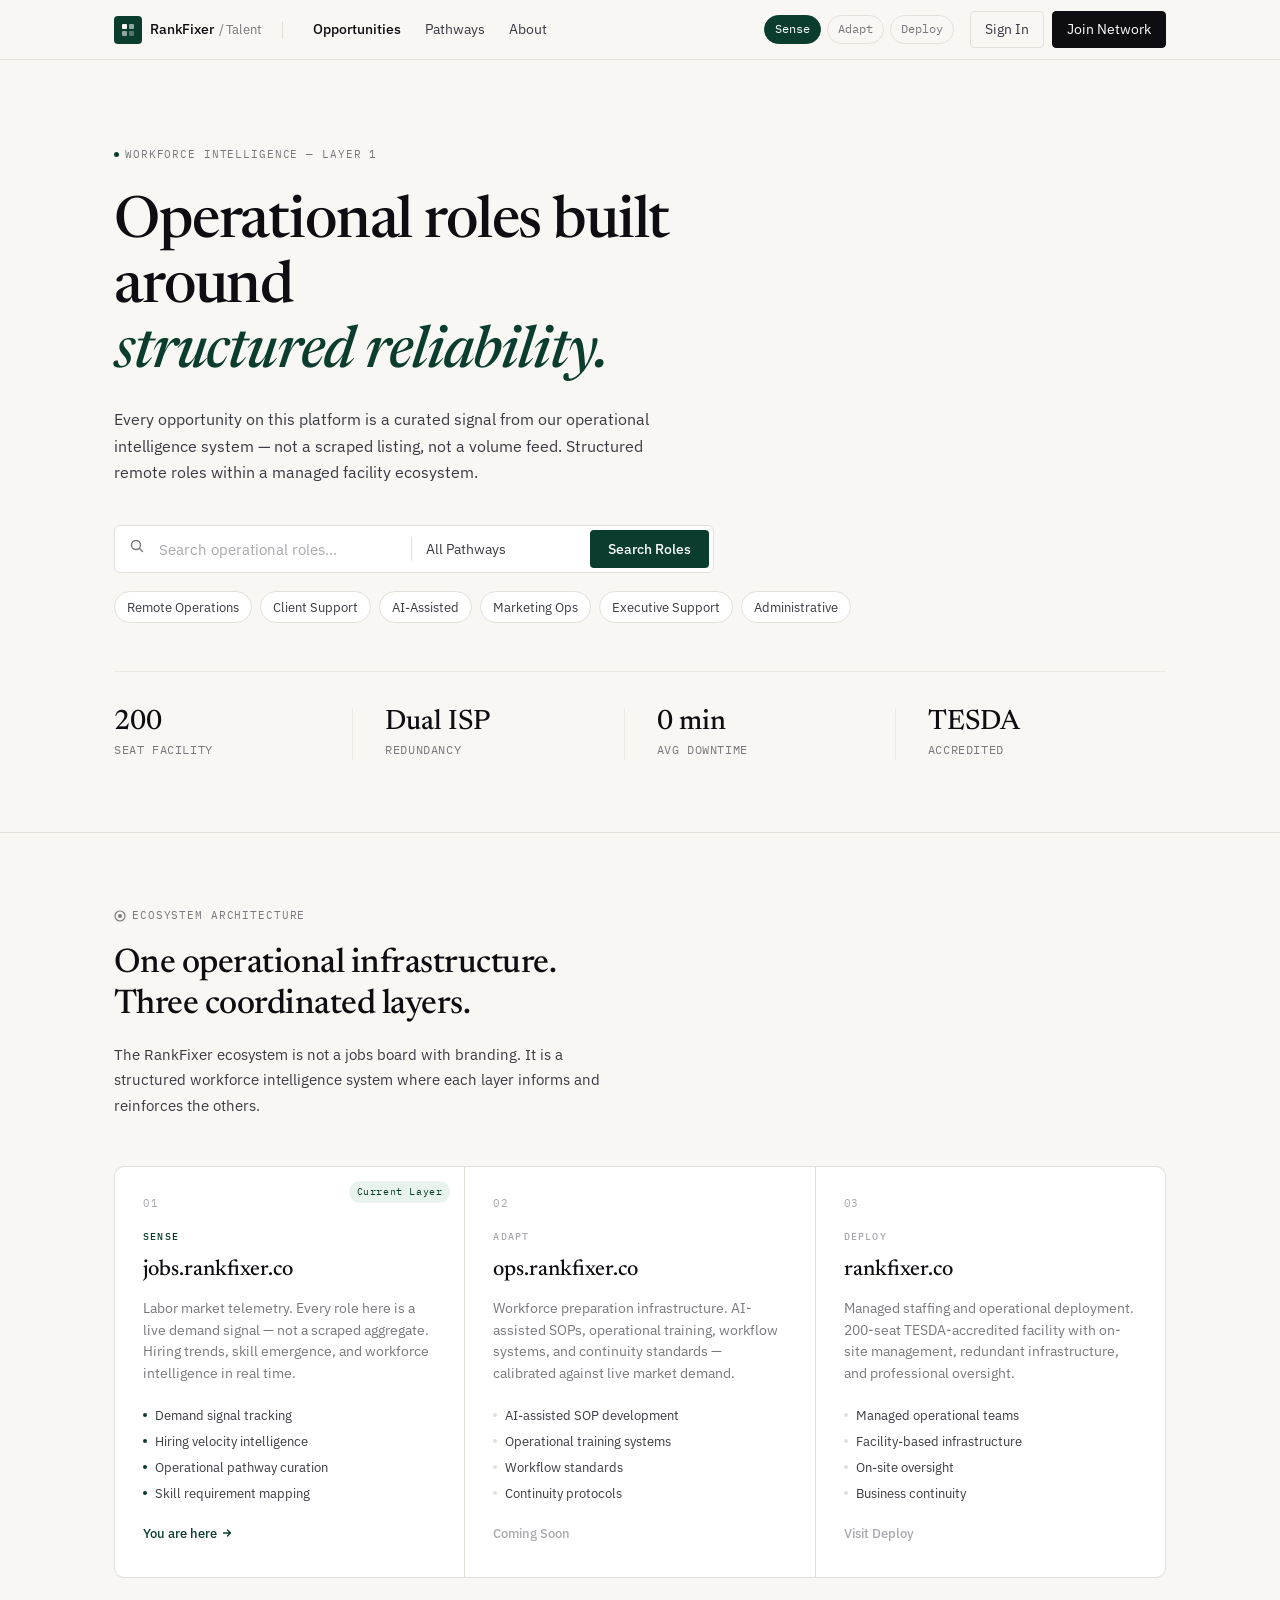
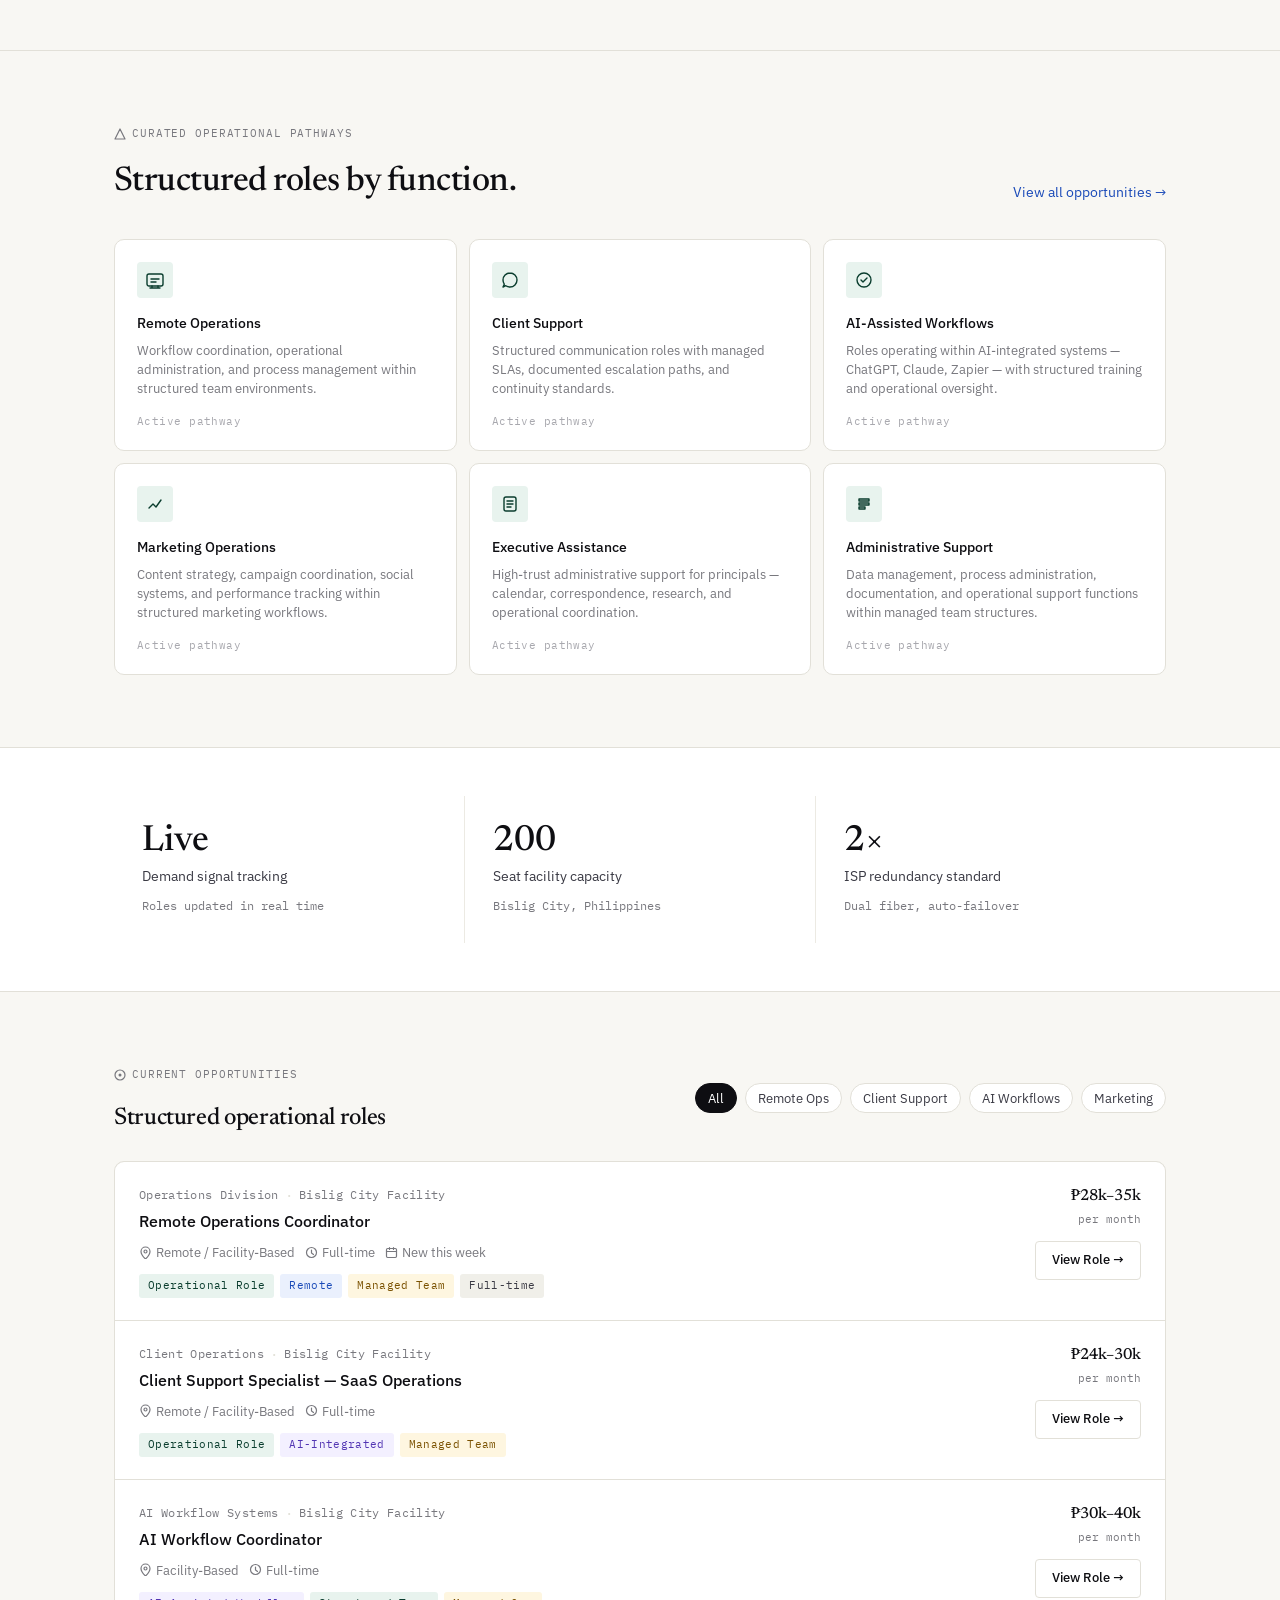
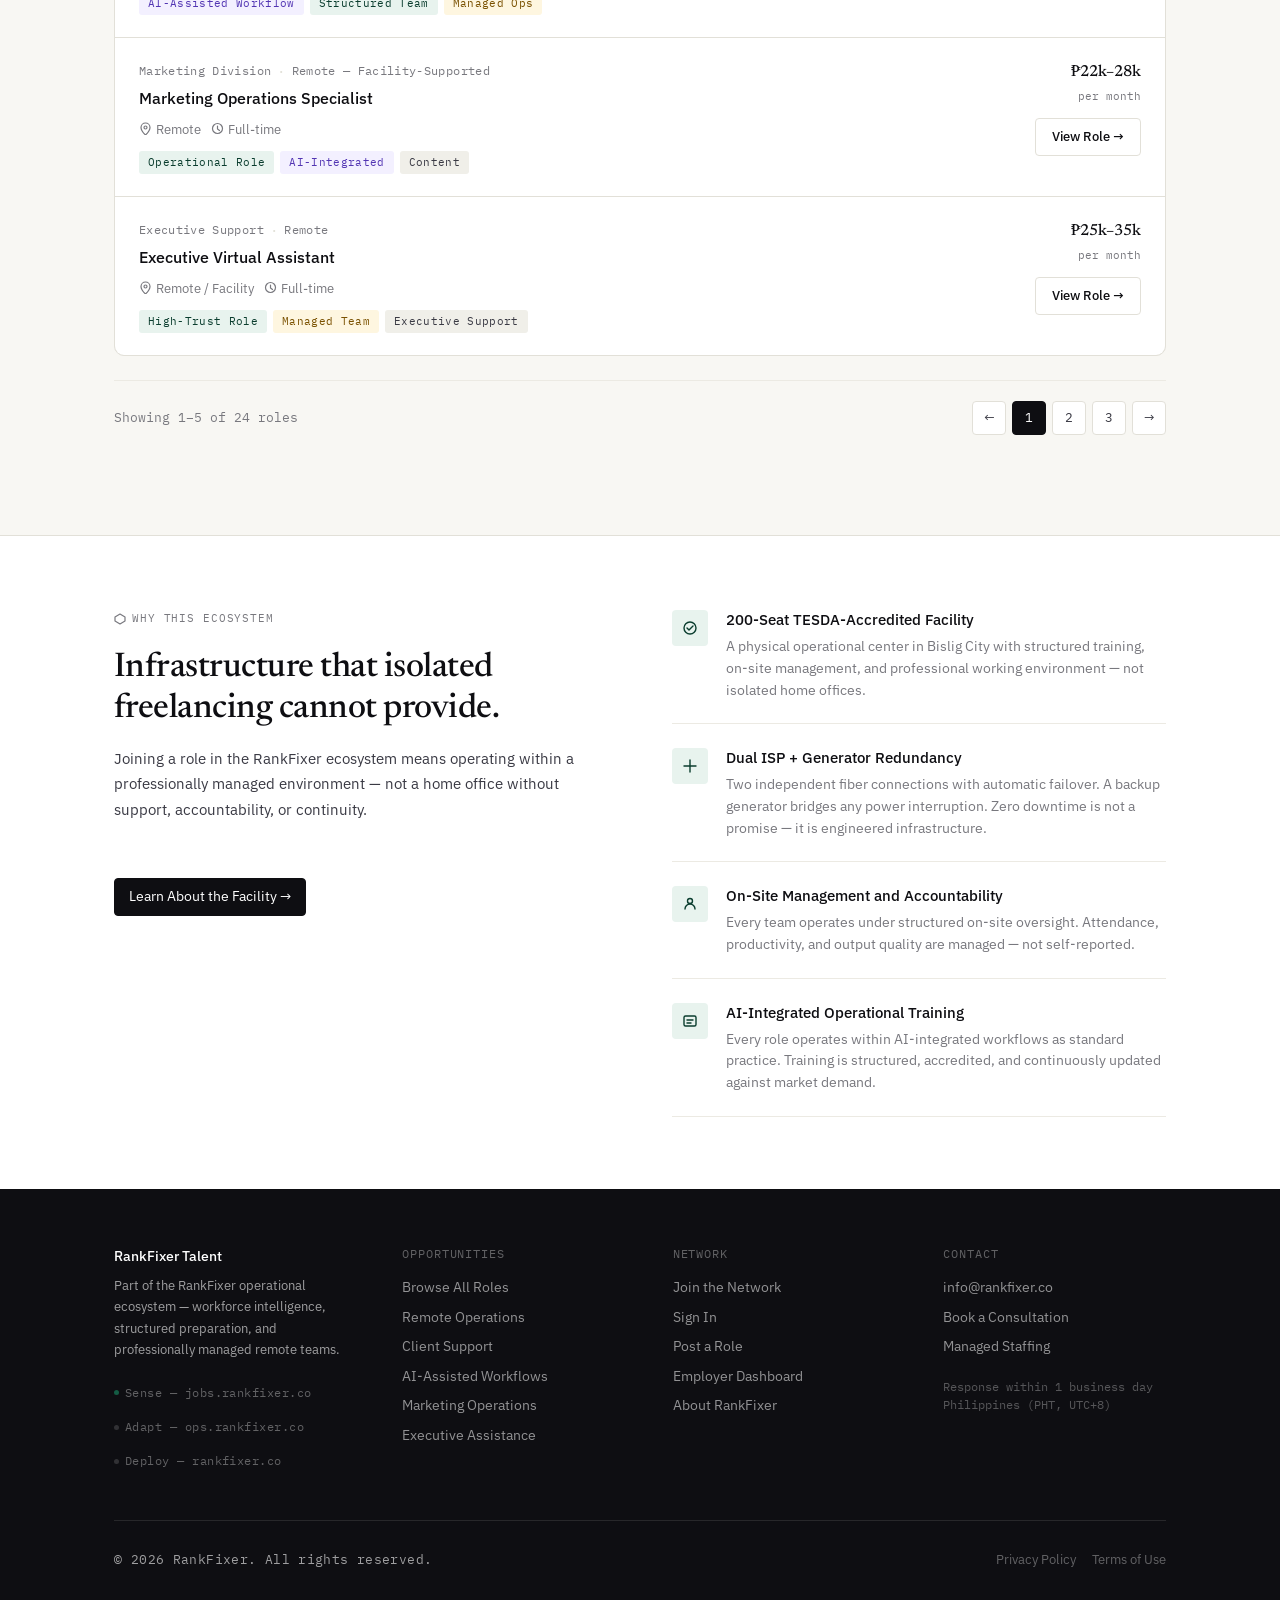
<file: backups/index_before_card_removal_20260520_0336.html>
<!DOCTYPE html>
<html lang="en">
<head>
<meta charset="UTF-8">
<meta name="viewport" content="width=device-width, initial-scale=1.0">
<title>RankFixer Talent — Structured Remote Operations</title>
<meta name="description" content="Curated operational roles within a managed remote workforce ecosystem. Facility-based teams, structured pathways, and continuity infrastructure built around reliability.">
<meta property="og:title" content="RankFixer Talent — Structured Remote Operations">
<meta property="og:description" content="Curated operational roles within a managed remote workforce ecosystem. Facility-based teams, structured pathways, and continuity infrastructure built around reliability.">
<meta property="og:type" content="website">
<meta property="og:url" content="https://jobs.rankfixer.co">
<meta name="robots" content="index, follow">
<link rel="canonical" href="https://jobs.rankfixer.co">

<link rel="preconnect" href="https://fonts.googleapis.com">
<link rel="preconnect" href="https://fonts.gstatic.com" crossorigin>
<link href="https://fonts.googleapis.com/css2?family=Newsreader:ital,opsz,wght@0,6..72,400;0,6..72,500;0,6..72,600;1,6..72,400;1,6..72,500&family=IBM+Plex+Sans:ital,wght@0,300;0,400;0,500;1,400&family=IBM+Plex+Mono:wght@400;500&display=swap" rel="stylesheet">

<style>
*, *::before, *::after { box-sizing: border-box; margin: 0; padding: 0; }

:root {
  --ink:        #0E0E12;
  --ink-soft:   #3A3A44;
  --ink-muted:  #78787E;
  --ink-faint:  #A8A8AE;
  --canvas:     #F8F7F3;
  --surface:    #FFFFFF;
  --border:     #E2E0D8;
  --border-soft:#ECEAE3;
  --accent:     #0A3D2E;
  --accent-mid: #145C44;
  --accent-pale:#E8F3EE;
  --accent-text:#0A3D2E;
  --signal:     #1A4AB8;
  --signal-pale:#EAF0FD;
  --tag-bg:     #F0EFE9;
  --ff-display: 'Newsreader', Georgia, serif;
  --ff-body:    'IBM Plex Sans', system-ui, sans-serif;
  --ff-mono:    'IBM Plex Mono', 'Courier New', monospace;
  --r-sm:  4px;
  --r-md:  6px;
  --r-lg:  10px;
  --nav-h: 60px;
  --max:   1100px;
}

html { scroll-behavior: smooth; }

body {
  font-family: var(--ff-body);
  font-size: 15px;
  line-height: 1.6;
  color: var(--ink);
  background: var(--canvas);
  -webkit-font-smoothing: antialiased;
}

/* ── NAV ── */
.nav {
  position: sticky;
  top: 0;
  z-index: 100;
  height: var(--nav-h);
  background: rgba(248,247,243,0.95);
  backdrop-filter: blur(12px);
  border-bottom: 1px solid var(--border);
  display: flex;
  align-items: center;
}
.nav-inner {
  max-width: var(--max);
  margin: 0 auto;
  padding: 0 24px;
  width: 100%;
  display: flex;
  align-items: center;
  gap: 0;
}
.nav-logo {
  display: flex;
  align-items: center;
  gap: 8px;
  text-decoration: none;
  color: var(--ink);
  flex-shrink: 0;
}
.nav-logo-mark {
  width: 28px;
  height: 28px;
  background: var(--accent);
  border-radius: var(--r-sm);
  display: flex;
  align-items: center;
  justify-content: center;
}
.nav-logo-mark svg { display: block; }
.nav-logo-name {
  font-family: var(--ff-body);
  font-size: 14px;
  font-weight: 500;
  letter-spacing: -0.01em;
}
.nav-logo-sub {
  font-size: 13px;
  color: var(--ink-muted);
  font-weight: 400;
  margin-left: 2px;
}
.nav-divider { width: 1px; height: 18px; background: var(--border); margin: 0 20px; }
.nav-links {
  display: flex;
  align-items: center;
  gap: 4px;
  flex: 1;
}
.nav-link {
  padding: 6px 10px;
  font-size: 13.5px;
  color: var(--ink-soft);
  text-decoration: none;
  border-radius: var(--r-sm);
  transition: background 0.15s, color 0.15s;
}
.nav-link:hover { background: var(--border-soft); color: var(--ink); }
.nav-link.active { color: var(--ink); font-weight: 500; }

.nav-eco {
  display: flex;
  align-items: center;
  gap: 6px;
  margin-right: 16px;
}
.nav-eco-pill {
  padding: 4px 10px;
  font-size: 11.5px;
  font-family: var(--ff-mono);
  border-radius: 20px;
  border: 1px solid var(--border);
  color: var(--ink-muted);
  text-decoration: none;
  transition: border-color 0.15s, color 0.15s;
}
.nav-eco-pill:hover { border-color: var(--ink-faint); color: var(--ink-soft); }
.nav-eco-pill.current {
  background: var(--accent);
  border-color: var(--accent);
  color: #fff;
}

.nav-actions { display: flex; align-items: center; gap: 8px; }
.btn-ghost {
  padding: 7px 14px;
  font-size: 13.5px;
  font-family: var(--ff-body);
  color: var(--ink-soft);
  background: transparent;
  border: 1px solid var(--border);
  border-radius: var(--r-sm);
  cursor: pointer;
  transition: all 0.15s;
  text-decoration: none;
  display: inline-flex;
  align-items: center;
}
.btn-ghost:hover { border-color: var(--ink-faint); color: var(--ink); }
.btn-primary {
  padding: 7px 14px;
  font-size: 13.5px;
  font-family: var(--ff-body);
  color: #fff;
  background: var(--ink);
  border: 1px solid var(--ink);
  border-radius: var(--r-sm);
  cursor: pointer;
  transition: all 0.15s;
  text-decoration: none;
  display: inline-flex;
  align-items: center;
}
.btn-primary:hover { background: var(--ink-soft); }

/* ── LAYOUT ── */
.page { max-width: var(--max); margin: 0 auto; padding: 0 24px; }

/* ── HERO ── */
.hero {
  padding: 80px 0 72px;
  border-bottom: 1px solid var(--border);
}
.hero-meta {
  display: inline-flex;
  align-items: center;
  gap: 6px;
  font-family: var(--ff-mono);
  font-size: 11px;
  letter-spacing: 0.08em;
  text-transform: uppercase;
  color: var(--ink-muted);
  margin-bottom: 28px;
}
.hero-meta-dot {
  width: 5px; height: 5px;
  background: var(--accent);
  border-radius: 50%;
}
.hero-heading {
  font-family: var(--ff-display);
  font-size: clamp(38px, 5vw, 58px);
  font-weight: 500;
  line-height: 1.12;
  letter-spacing: -0.02em;
  color: var(--ink);
  max-width: 680px;
  margin-bottom: 20px;
}
.hero-heading em {
  font-style: italic;
  color: var(--accent);
}
.hero-sub {
  font-size: 16px;
  line-height: 1.65;
  color: var(--ink-soft);
  max-width: 540px;
  margin-bottom: 40px;
}

/* Search */
.hero-search {
  background: var(--surface);
  border: 1px solid var(--border);
  border-radius: var(--r-md);
  display: flex;
  align-items: center;
  max-width: 600px;
  overflow: hidden;
  transition: border-color 0.2s, box-shadow 0.2s;
}
.hero-search:focus-within {
  border-color: var(--accent);
  box-shadow: 0 0 0 3px rgba(10,61,46,0.08);
}
.search-icon {
  padding: 0 14px;
  color: var(--ink-muted);
  flex-shrink: 0;
}
.hero-search input {
  flex: 1;
  border: none;
  outline: none;
  font-family: var(--ff-body);
  font-size: 14.5px;
  color: var(--ink);
  background: transparent;
  padding: 13px 0;
}
.hero-search input::placeholder { color: var(--ink-faint); }
.search-sep { width: 1px; height: 24px; background: var(--border); flex-shrink: 0; }
.search-select {
  border: none;
  outline: none;
  font-family: var(--ff-body);
  font-size: 13.5px;
  color: var(--ink-soft);
  background: transparent;
  padding: 13px 14px;
  cursor: pointer;
  appearance: none;
  min-width: 148px;
}
.search-btn {
  padding: 10px 18px;
  margin: 4px;
  font-size: 13.5px;
  font-family: var(--ff-body);
  font-weight: 500;
  color: #fff;
  background: var(--accent);
  border: none;
  border-radius: var(--r-sm);
  cursor: pointer;
  transition: background 0.15s;
  white-space: nowrap;
}
.search-btn:hover { background: var(--accent-mid); }

.hero-pills {
  display: flex;
  flex-wrap: wrap;
  gap: 8px;
  margin-top: 18px;
}
.hero-pill {
  padding: 5px 12px;
  font-size: 12.5px;
  color: var(--ink-soft);
  background: var(--surface);
  border: 1px solid var(--border);
  border-radius: 20px;
  cursor: pointer;
  text-decoration: none;
  transition: all 0.15s;
}
.hero-pill:hover {
  border-color: var(--accent);
  color: var(--accent);
  background: var(--accent-pale);
}

/* Hero stats */
.hero-stats {
  display: flex;
  align-items: center;
  gap: 0;
  margin-top: 48px;
  padding-top: 36px;
  border-top: 1px solid var(--border-soft);
}
.stat-item { flex: 1; }
.stat-item + .stat-item { border-left: 1px solid var(--border-soft); padding-left: 32px; }
.stat-value {
  font-family: var(--ff-display);
  font-size: 28px;
  font-weight: 500;
  color: var(--ink);
  line-height: 1;
  margin-bottom: 4px;
}
.stat-label {
  font-size: 12px;
  color: var(--ink-muted);
  text-transform: uppercase;
  letter-spacing: 0.05em;
  font-family: var(--ff-mono);
}

/* ── ECOSYSTEM LAYER ── */
.eco-section {
  padding: 72px 0;
  border-bottom: 1px solid var(--border);
}
.section-tag {
  display: inline-flex;
  align-items: center;
  gap: 6px;
  font-family: var(--ff-mono);
  font-size: 11px;
  letter-spacing: 0.08em;
  text-transform: uppercase;
  color: var(--ink-muted);
  margin-bottom: 20px;
}
.section-heading {
  font-family: var(--ff-display);
  font-size: clamp(26px, 3vw, 34px);
  font-weight: 500;
  line-height: 1.2;
  letter-spacing: -0.015em;
  color: var(--ink);
  max-width: 560px;
  margin-bottom: 16px;
}
.section-sub {
  font-size: 15px;
  color: var(--ink-soft);
  max-width: 520px;
  line-height: 1.7;
  margin-bottom: 48px;
}

.eco-grid {
  display: grid;
  grid-template-columns: repeat(3, 1fr);
  gap: 1px;
  background: var(--border);
  border: 1px solid var(--border);
  border-radius: var(--r-lg);
  overflow: hidden;
}
.eco-card {
  background: var(--surface);
  padding: 28px 28px 32px;
  position: relative;
}
.eco-card-num {
  font-family: var(--ff-mono);
  font-size: 11px;
  color: var(--ink-faint);
  letter-spacing: 0.06em;
  margin-bottom: 16px;
}
.eco-card-layer {
  font-family: var(--ff-mono);
  font-size: 10px;
  letter-spacing: 0.12em;
  text-transform: uppercase;
  margin-bottom: 8px;
  font-weight: 500;
}
.eco-card.current .eco-card-layer { color: var(--accent); }
.eco-card:not(.current) .eco-card-layer { color: var(--ink-faint); }
.eco-card-title {
  font-family: var(--ff-display);
  font-size: 22px;
  font-weight: 500;
  color: var(--ink);
  margin-bottom: 10px;
}
.eco-card-desc {
  font-size: 13.5px;
  color: var(--ink-muted);
  line-height: 1.6;
  margin-bottom: 20px;
}
.eco-card-signals {
  display: flex;
  flex-direction: column;
  gap: 6px;
}
.eco-signal {
  display: flex;
  align-items: center;
  gap: 8px;
  font-size: 12.5px;
  color: var(--ink-soft);
}
.eco-signal-dot {
  width: 4px; height: 4px;
  border-radius: 50%;
  flex-shrink: 0;
}
.eco-card.current .eco-signal-dot { background: var(--accent); }
.eco-card:not(.current) .eco-signal-dot { background: var(--border); }
.eco-card-link {
  display: inline-flex;
  align-items: center;
  gap: 4px;
  margin-top: 20px;
  font-size: 12.5px;
  font-weight: 500;
  text-decoration: none;
  transition: gap 0.15s;
}
.eco-card.current .eco-card-link { color: var(--accent); }
.eco-card:not(.current) .eco-card-link { color: var(--ink-faint); pointer-events: none; }
.eco-card.current { background: var(--surface); }
.eco-card-current-badge {
  position: absolute;
  top: 14px; right: 14px;
  padding: 3px 8px;
  font-family: var(--ff-mono);
  font-size: 10px;
  letter-spacing: 0.06em;
  background: var(--accent-pale);
  color: var(--accent-text);
  border-radius: 20px;
}

/* ── PATHWAYS ── */
.pathways-section {
  padding: 72px 0;
  border-bottom: 1px solid var(--border);
}
.pathways-header {
  display: flex;
  align-items: flex-end;
  justify-content: space-between;
  margin-bottom: 36px;
  gap: 20px;
}
.view-all-link {
  font-size: 13.5px;
  color: var(--signal);
  text-decoration: none;
  white-space: nowrap;
  flex-shrink: 0;
}
.view-all-link:hover { text-decoration: underline; }

.pathways-grid {
  display: grid;
  grid-template-columns: repeat(3, 1fr);
  gap: 12px;
}
.pathway-card {
  background: var(--surface);
  border: 1px solid var(--border);
  border-radius: var(--r-lg);
  padding: 22px 22px 20px;
  text-decoration: none;
  display: block;
  transition: border-color 0.2s, transform 0.15s;
  cursor: pointer;
}
.pathway-card:hover {
  border-color: var(--accent);
  transform: translateY(-1px);
}
.pathway-icon {
  width: 36px; height: 36px;
  background: var(--accent-pale);
  border-radius: var(--r-sm);
  display: flex; align-items: center; justify-content: center;
  margin-bottom: 14px;
}
.pathway-icon svg { display: block; }
.pathway-title {
  font-size: 14px;
  font-weight: 500;
  color: var(--ink);
  margin-bottom: 6px;
}
.pathway-desc {
  font-size: 12.5px;
  color: var(--ink-muted);
  line-height: 1.55;
  margin-bottom: 14px;
}
.pathway-count {
  font-family: var(--ff-mono);
  font-size: 11px;
  color: var(--ink-faint);
  letter-spacing: 0.04em;
}

/* ── INTELLIGENCE STRIP ── */
.intelligence-strip {
  padding: 48px 0;
  border-bottom: 1px solid var(--border);
  background: var(--surface);
}
.intel-grid {
  display: grid;
  grid-template-columns: repeat(3, 1fr);
  gap: 1px;
  background: var(--border-soft);
}
.intel-item {
  background: var(--surface);
  padding: 28px 28px;
}
.intel-num {
  font-family: var(--ff-display);
  font-size: 36px;
  font-weight: 500;
  color: var(--ink);
  line-height: 1;
  margin-bottom: 6px;
}
.intel-label {
  font-size: 13.5px;
  color: var(--ink-soft);
  margin-bottom: 8px;
}
.intel-sub {
  font-size: 12px;
  color: var(--ink-muted);
  font-family: var(--ff-mono);
}

/* ── OPPORTUNITIES ── */
.opps-section {
  padding: 72px 0 80px;
}
.opps-header {
  display: flex;
  align-items: center;
  justify-content: space-between;
  margin-bottom: 28px;
  gap: 20px;
}
.opps-filters {
  display: flex;
  align-items: center;
  gap: 8px;
  flex-wrap: wrap;
}
.filter-btn {
  padding: 6px 12px;
  font-size: 12.5px;
  font-family: var(--ff-body);
  color: var(--ink-soft);
  background: var(--surface);
  border: 1px solid var(--border);
  border-radius: 20px;
  cursor: pointer;
  transition: all 0.15s;
}
.filter-btn:hover { border-color: var(--ink-faint); color: var(--ink); }
.filter-btn.active {
  background: var(--ink);
  border-color: var(--ink);
  color: #fff;
}

.opps-grid {
  display: flex;
  flex-direction: column;
  gap: 1px;
  background: var(--border);
  border: 1px solid var(--border);
  border-radius: var(--r-lg);
  overflow: hidden;
  margin-bottom: 24px;
}

/* JOB CARD */
.job-card {
  background: var(--surface);
  padding: 22px 24px;
  display: grid;
  grid-template-columns: 1fr auto;
  gap: 16px;
  align-items: start;
  transition: background 0.15s;
}
.job-card:hover { background: var(--canvas); }
.job-card-main {}
.job-card-company {
  font-size: 11.5px;
  font-family: var(--ff-mono);
  color: var(--ink-muted);
  letter-spacing: 0.03em;
  margin-bottom: 5px;
  display: flex;
  align-items: center;
  gap: 6px;
}
.job-card-title {
  font-size: 15.5px;
  font-weight: 500;
  color: var(--ink);
  margin-bottom: 10px;
  line-height: 1.35;
}
.job-card-meta {
  display: flex;
  flex-wrap: wrap;
  gap: 10px;
  align-items: center;
}
.job-meta-item {
  display: flex;
  align-items: center;
  gap: 4px;
  font-size: 12.5px;
  color: var(--ink-muted);
}
.job-meta-item svg { flex-shrink: 0; }
.job-badges {
  display: flex;
  flex-wrap: wrap;
  gap: 6px;
  margin-top: 12px;
}
.badge {
  padding: 3px 9px;
  font-size: 11px;
  font-family: var(--ff-mono);
  border-radius: 3px;
  letter-spacing: 0.03em;
  display: inline-flex;
  align-items: center;
  gap: 4px;
}
.badge-operational {
  background: var(--accent-pale);
  color: var(--accent-text);
}
.badge-remote {
  background: var(--signal-pale);
  color: var(--signal);
}
.badge-ai {
  background: #F3F0FF;
  color: #5235B3;
}
.badge-managed {
  background: #FEF6E0;
  color: #7A5100;
}
.badge-type {
  background: var(--tag-bg);
  color: var(--ink-soft);
}

.job-card-actions { display: flex; flex-direction: column; align-items: flex-end; gap: 12px; }
.job-salary {
  font-family: var(--ff-display);
  font-size: 16px;
  font-weight: 500;
  color: var(--ink);
  white-space: nowrap;
}
.job-salary-label {
  font-size: 11px;
  color: var(--ink-muted);
  text-align: right;
  margin-top: 2px;
  font-family: var(--ff-mono);
}
.btn-view {
  padding: 8px 16px;
  font-size: 13px;
  font-family: var(--ff-body);
  font-weight: 500;
  color: var(--ink);
  background: transparent;
  border: 1px solid var(--border);
  border-radius: var(--r-sm);
  cursor: pointer;
  text-decoration: none;
  display: inline-flex;
  align-items: center;
  gap: 5px;
  transition: all 0.15s;
  white-space: nowrap;
}
.btn-view:hover { border-color: var(--accent); color: var(--accent); }

/* Pagination */
.pagination {
  display: flex;
  align-items: center;
  justify-content: space-between;
  padding: 20px 0;
  border-top: 1px solid var(--border-soft);
}
.pagination-info {
  font-size: 13px;
  color: var(--ink-muted);
  font-family: var(--ff-mono);
}
.pagination-btns { display: flex; gap: 6px; }
.page-btn {
  width: 34px; height: 34px;
  display: flex; align-items: center; justify-content: center;
  font-size: 13px;
  color: var(--ink-soft);
  background: var(--surface);
  border: 1px solid var(--border);
  border-radius: var(--r-sm);
  cursor: pointer;
  transition: all 0.15s;
  text-decoration: none;
}
.page-btn:hover { border-color: var(--ink-faint); color: var(--ink); }
.page-btn.active { background: var(--ink); border-color: var(--ink); color: #fff; }

/* ── TRUST SECTION ── */
.trust-section {
  padding: 72px 0;
  border-top: 1px solid var(--border);
  background: var(--surface);
}
.trust-grid {
  display: grid;
  grid-template-columns: 1fr 1fr;
  gap: 64px;
  align-items: start;
}
.trust-features { display: flex; flex-direction: column; gap: 0; }
.trust-feature {
  display: flex;
  gap: 18px;
  padding: 22px 0;
  border-bottom: 1px solid var(--border-soft);
}
.trust-feature:first-child { padding-top: 0; }
.trust-feature-icon {
  width: 36px; height: 36px;
  background: var(--accent-pale);
  border-radius: var(--r-sm);
  display: flex; align-items: center; justify-content: center;
  flex-shrink: 0;
  margin-top: 2px;
}
.trust-feature-title {
  font-size: 14.5px;
  font-weight: 500;
  color: var(--ink);
  margin-bottom: 5px;
}
.trust-feature-desc {
  font-size: 13.5px;
  color: var(--ink-muted);
  line-height: 1.6;
}

/* ── FOOTER ── */
footer {
  background: var(--ink);
  color: rgba(255,255,255,0.6);
  padding: 56px 0 36px;
}
.footer-inner {
  max-width: var(--max);
  margin: 0 auto;
  padding: 0 24px;
}
.footer-top {
  display: grid;
  grid-template-columns: 240px 1fr 1fr 1fr;
  gap: 48px;
  padding-bottom: 44px;
  border-bottom: 1px solid rgba(255,255,255,0.1);
  margin-bottom: 28px;
}
.footer-brand-name {
  font-size: 14px;
  font-weight: 500;
  color: #fff;
  margin-bottom: 8px;
}
.footer-brand-desc {
  font-size: 13px;
  line-height: 1.65;
  margin-bottom: 18px;
}
.footer-eco-links {
  display: flex;
  flex-direction: column;
  gap: 6px;
  margin-top: 14px;
}
.footer-eco-link {
  font-family: var(--ff-mono);
  font-size: 11.5px;
  letter-spacing: 0.04em;
  color: rgba(255,255,255,0.35);
  text-decoration: none;
  display: flex;
  align-items: center;
  gap: 6px;
  padding: 5px 0;
  transition: color 0.15s;
}
.footer-eco-link:hover { color: rgba(255,255,255,0.7); }
.footer-eco-dot {
  width: 5px; height: 5px;
  border-radius: 50%;
}
.footer-eco-dot.active { background: var(--accent-mid); }
.footer-eco-dot.inactive { background: rgba(255,255,255,0.15); }

.footer-col-title {
  font-size: 11.5px;
  font-family: var(--ff-mono);
  letter-spacing: 0.08em;
  text-transform: uppercase;
  color: rgba(255,255,255,0.35);
  margin-bottom: 14px;
}
.footer-links {
  display: flex;
  flex-direction: column;
  gap: 8px;
}
.footer-link {
  font-size: 13.5px;
  color: rgba(255,255,255,0.55);
  text-decoration: none;
  transition: color 0.15s;
}
.footer-link:hover { color: rgba(255,255,255,0.9); }

.footer-bottom {
  display: flex;
  align-items: center;
  justify-content: space-between;
}
.footer-copy {
  font-size: 12.5px;
  font-family: var(--ff-mono);
  letter-spacing: 0.03em;
}
.footer-legal { display: flex; gap: 16px; }
.footer-legal a {
  font-size: 12.5px;
  color: rgba(255,255,255,0.35);
  text-decoration: none;
}
.footer-legal a:hover { color: rgba(255,255,255,0.65); }

/* ── RESPONSIVE ── */
@media (max-width: 960px) {
  .eco-grid { grid-template-columns: 1fr; }
  .pathways-grid { grid-template-columns: repeat(2, 1fr); }
  .intel-grid { grid-template-columns: repeat(2, 1fr); }
  .trust-grid { grid-template-columns: 1fr; gap: 40px; }
  .footer-top { grid-template-columns: 1fr 1fr; gap: 32px; }
}
@media (max-width: 680px) {
  :root { --nav-h: 54px; }
  .hero { padding: 48px 0 52px; }
  .hero-heading { font-size: 34px; }
  .hero-stats { flex-direction: column; gap: 20px; }
  .stat-item + .stat-item { border-left: none; padding-left: 0; border-top: 1px solid var(--border-soft); padding-top: 16px; }
  .pathways-grid { grid-template-columns: 1fr; }
  .intel-grid { grid-template-columns: 1fr; }
  .job-card { grid-template-columns: 1fr; }
  .job-card-actions { flex-direction: row; align-items: center; }
  .footer-top { grid-template-columns: 1fr; }
  .nav-eco { display: none; }
  .nav-links { display: none; }
}

/* ── MISC ── */
.sep {
  display: flex;
  align-items: center;
  gap: 12px;
  font-family: var(--ff-mono);
  font-size: 11px;
  color: var(--ink-faint);
  letter-spacing: 0.06em;
  margin-bottom: 24px;
}
.sep::before, .sep::after {
  content: '';
  flex: 1;
  height: 1px;
  background: var(--border-soft);
}
</style>
</head>
<body>

<!-- NAVIGATION -->
<nav class="nav">
  <div class="nav-inner">
    <a href="https://jobs.rankfixer.co" class="nav-logo">
      <div class="nav-logo-mark">
        <svg width="14" height="14" viewBox="0 0 14 14" fill="none">
          <rect x="1" y="1" width="5" height="5" rx="1" fill="white"/>
          <rect x="8" y="1" width="5" height="5" rx="1" fill="white" opacity="0.55"/>
          <rect x="1" y="8" width="5" height="5" rx="1" fill="white" opacity="0.55"/>
          <rect x="8" y="8" width="5" height="5" rx="1" fill="white" opacity="0.3"/>
        </svg>
      </div>
      <span class="nav-logo-name">RankFixer<span class="nav-logo-sub"> / Talent</span></span>
    </a>

    <div class="nav-divider"></div>

    <div class="nav-links">
      <a href="#opportunities" class="nav-link active">Opportunities</a>
      <a href="#pathways" class="nav-link">Pathways</a>
      <a href="#about" class="nav-link">About</a>
    </div>

    <div style="flex:1"></div>

    <div class="nav-eco">
      <a href="https://jobs.rankfixer.co" class="nav-eco-pill current">Sense</a>
      <a href="https://ops.rankfixer.co" class="nav-eco-pill">Adapt</a>
      <a href="https://rankfixer.co" class="nav-eco-pill">Deploy</a>
    </div>

    <div class="nav-actions">
      <a href="#signin" class="btn-ghost">Sign In</a>
      <a href="#signup" class="btn-primary">Join Network</a>
    </div>
  </div>
</nav>

<!-- MAIN -->
<main>

  <!-- HERO -->
  <section class="hero">
    <div class="page">
      <div class="hero-meta">
        <span class="hero-meta-dot"></span>
        Workforce Intelligence — Layer 1
      </div>
      <h1 class="hero-heading">
        Operational roles built around<br>
        <em>structured reliability.</em>
      </h1>
      <p class="hero-sub">
        Every opportunity on this platform is a curated signal from our operational intelligence system — not a scraped listing, not a volume feed. Structured remote roles within a managed facility ecosystem.
      </p>

      <div class="hero-search">
        <div class="search-icon">
          <svg width="16" height="16" viewBox="0 0 16 16" fill="none">
            <circle cx="7" cy="7" r="4.5" stroke="currentColor" stroke-width="1.4"/>
            <path d="M10.5 10.5L13.5 13.5" stroke="currentColor" stroke-width="1.4" stroke-linecap="round"/>
          </svg>
        </div>
        <input type="text" placeholder="Search operational roles…" id="hero-search-input">
        <div class="search-sep"></div>
        <select class="search-select" id="hero-search-category">
          <option value="">All Pathways</option>
          <option value="remote-ops">Remote Operations</option>
          <option value="client-support">Client Support</option>
          <option value="ai-workflows">AI-Assisted Workflows</option>
          <option value="marketing-ops">Marketing Operations</option>
          <option value="exec-assist">Executive Assistance</option>
          <option value="admin-support">Administrative Support</option>
        </select>
        <button class="search-btn" onclick="handleSearch()">Search Roles</button>
      </div>

      <div class="hero-pills">
        <a href="#" class="hero-pill" onclick="filterByCategory('remote-ops', event)">Remote Operations</a>
        <a href="#" class="hero-pill" onclick="filterByCategory('client-support', event)">Client Support</a>
        <a href="#" class="hero-pill" onclick="filterByCategory('ai-workflows', event)">AI-Assisted</a>
        <a href="#" class="hero-pill" onclick="filterByCategory('marketing-ops', event)">Marketing Ops</a>
        <a href="#" class="hero-pill" onclick="filterByCategory('exec-assist', event)">Executive Support</a>
        <a href="#" class="hero-pill" onclick="filterByCategory('admin-support', event)">Administrative</a>
      </div>

      <div class="hero-stats">
        <div class="stat-item">
          <div class="stat-value">200</div>
          <div class="stat-label">Seat Facility</div>
        </div>
        <div class="stat-item" style="padding-left:32px">
          <div class="stat-value">Dual ISP</div>
          <div class="stat-label">Redundancy</div>
        </div>
        <div class="stat-item" style="padding-left:32px">
          <div class="stat-value">0 min</div>
          <div class="stat-label">Avg Downtime</div>
        </div>
        <div class="stat-item" style="padding-left:32px">
          <div class="stat-value">TESDA</div>
          <div class="stat-label">Accredited</div>
        </div>
      </div>
    </div>
  </section>

  <!-- ECOSYSTEM ARCHITECTURE -->
  <section class="eco-section" id="about">
    <div class="page">
      <div class="section-tag">
        <svg width="12" height="12" viewBox="0 0 12 12" fill="none">
          <circle cx="6" cy="6" r="5" stroke="currentColor" stroke-width="1.2"/>
          <circle cx="6" cy="6" r="2" fill="currentColor"/>
        </svg>
        Ecosystem Architecture
      </div>
      <h2 class="section-heading">One operational infrastructure.<br>Three coordinated layers.</h2>
      <p class="section-sub">The RankFixer ecosystem is not a jobs board with branding. It is a structured workforce intelligence system where each layer informs and reinforces the others.</p>

      <div class="eco-grid">
        <!-- Layer 1 - Current -->
        <div class="eco-card current">
          <div class="eco-card-current-badge">Current Layer</div>
          <div class="eco-card-num">01</div>
          <div class="eco-card-layer">Sense</div>
          <div class="eco-card-title">jobs.rankfixer.co</div>
          <div class="eco-card-desc">Labor market telemetry. Every role here is a live demand signal — not a scraped aggregate. Hiring trends, skill emergence, and workforce intelligence in real time.</div>
          <div class="eco-card-signals">
            <div class="eco-signal"><div class="eco-signal-dot"></div>Demand signal tracking</div>
            <div class="eco-signal"><div class="eco-signal-dot"></div>Hiring velocity intelligence</div>
            <div class="eco-signal"><div class="eco-signal-dot"></div>Operational pathway curation</div>
            <div class="eco-signal"><div class="eco-signal-dot"></div>Skill requirement mapping</div>
          </div>
          <a href="https://jobs.rankfixer.co" class="eco-card-link">
            You are here
            <svg width="12" height="12" viewBox="0 0 12 12" fill="none"><path d="M2.5 6h7m-3-3 3 3-3 3" stroke="currentColor" stroke-width="1.3" stroke-linecap="round" stroke-linejoin="round"/></svg>
          </a>
        </div>

        <!-- Layer 2 -->
        <div class="eco-card">
          <div class="eco-card-num">02</div>
          <div class="eco-card-layer">Adapt</div>
          <div class="eco-card-title">ops.rankfixer.co</div>
          <div class="eco-card-desc">Workforce preparation infrastructure. AI-assisted SOPs, operational training, workflow systems, and continuity standards — calibrated against live market demand.</div>
          <div class="eco-card-signals">
            <div class="eco-signal"><div class="eco-signal-dot"></div>AI-assisted SOP development</div>
            <div class="eco-signal"><div class="eco-signal-dot"></div>Operational training systems</div>
            <div class="eco-signal"><div class="eco-signal-dot"></div>Workflow standards</div>
            <div class="eco-signal"><div class="eco-signal-dot"></div>Continuity protocols</div>
          </div>
          <a href="https://ops.rankfixer.co" class="eco-card-link">
            Coming Soon
          </a>
        </div>

        <!-- Layer 3 -->
        <div class="eco-card">
          <div class="eco-card-num">03</div>
          <div class="eco-card-layer">Deploy</div>
          <div class="eco-card-title">rankfixer.co</div>
          <div class="eco-card-desc">Managed staffing and operational deployment. 200-seat TESDA-accredited facility with on-site management, redundant infrastructure, and professional oversight.</div>
          <div class="eco-card-signals">
            <div class="eco-signal"><div class="eco-signal-dot"></div>Managed operational teams</div>
            <div class="eco-signal"><div class="eco-signal-dot"></div>Facility-based infrastructure</div>
            <div class="eco-signal"><div class="eco-signal-dot"></div>On-site oversight</div>
            <div class="eco-signal"><div class="eco-signal-dot"></div>Business continuity</div>
          </div>
          <a href="https://rankfixer.co" class="eco-card-link">
            Visit Deploy
          </a>
        </div>
      </div>
    </div>
  </section>

  <!-- OPERATIONAL PATHWAYS -->
  <section class="pathways-section" id="pathways">
    <div class="page">
      <div class="pathways-header">
        <div>
          <div class="section-tag">
            <svg width="12" height="12" viewBox="0 0 12 12" fill="none"><path d="M1 11L6 1l5 10H1z" stroke="currentColor" stroke-width="1.2" stroke-linejoin="round"/></svg>
            Curated Operational Pathways
          </div>
          <h2 class="section-heading" style="margin-bottom:0">Structured roles by function.</h2>
        </div>
        <a href="#opportunities" class="view-all-link">View all opportunities →</a>
      </div>

      <div class="pathways-grid">
        <a href="#opportunities" class="pathway-card" onclick="filterByCategory('remote-ops', event)">
          <div class="pathway-icon">
            <svg width="18" height="18" viewBox="0 0 18 18" fill="none"><rect x="1" y="3" width="16" height="12" rx="2" stroke="#0A3D2E" stroke-width="1.4"/><path d="M6 15v2M12 15v2M4 17h10" stroke="#0A3D2E" stroke-width="1.4" stroke-linecap="round"/><path d="M5 8h8M5 11h5" stroke="#0A3D2E" stroke-width="1.4" stroke-linecap="round"/></svg>
          </div>
          <div class="pathway-title">Remote Operations</div>
          <div class="pathway-desc">Workflow coordination, operational administration, and process management within structured team environments.</div>
          <div class="pathway-count">Active pathway</div>
        </a>

        <a href="#opportunities" class="pathway-card" onclick="filterByCategory('client-support', event)">
          <div class="pathway-icon">
            <svg width="18" height="18" viewBox="0 0 18 18" fill="none"><path d="M9 2C5.13 2 2 5.13 2 9c0 1.55.47 3 1.27 4.21L2 16l2.79-1.27A6.95 6.95 0 0 0 9 16c3.87 0 7-3.13 7-7s-3.13-7-7-7z" stroke="#0A3D2E" stroke-width="1.4" stroke-linejoin="round"/></svg>
          </div>
          <div class="pathway-title">Client Support</div>
          <div class="pathway-desc">Structured communication roles with managed SLAs, documented escalation paths, and continuity standards.</div>
          <div class="pathway-count">Active pathway</div>
        </a>

        <a href="#opportunities" class="pathway-card" onclick="filterByCategory('ai-workflows', event)">
          <div class="pathway-icon">
            <svg width="18" height="18" viewBox="0 0 18 18" fill="none"><circle cx="9" cy="9" r="7" stroke="#0A3D2E" stroke-width="1.4"/><path d="M6 9l2 2 4-4" stroke="#0A3D2E" stroke-width="1.4" stroke-linecap="round" stroke-linejoin="round"/></svg>
          </div>
          <div class="pathway-title">AI-Assisted Workflows</div>
          <div class="pathway-desc">Roles operating within AI-integrated systems — ChatGPT, Claude, Zapier — with structured training and operational oversight.</div>
          <div class="pathway-count">Active pathway</div>
        </a>

        <a href="#opportunities" class="pathway-card" onclick="filterByCategory('marketing-ops', event)">
          <div class="pathway-icon">
            <svg width="18" height="18" viewBox="0 0 18 18" fill="none"><path d="M3 13L7 9l3 3 5-7" stroke="#0A3D2E" stroke-width="1.4" stroke-linecap="round" stroke-linejoin="round"/></svg>
          </div>
          <div class="pathway-title">Marketing Operations</div>
          <div class="pathway-desc">Content strategy, campaign coordination, social systems, and performance tracking within structured marketing workflows.</div>
          <div class="pathway-count">Active pathway</div>
        </a>

        <a href="#opportunities" class="pathway-card" onclick="filterByCategory('exec-assist', event)">
          <div class="pathway-icon">
            <svg width="18" height="18" viewBox="0 0 18 18" fill="none"><rect x="3" y="2" width="12" height="14" rx="2" stroke="#0A3D2E" stroke-width="1.4"/><path d="M6 6h6M6 9h6M6 12h4" stroke="#0A3D2E" stroke-width="1.4" stroke-linecap="round"/></svg>
          </div>
          <div class="pathway-title">Executive Assistance</div>
          <div class="pathway-desc">High-trust administrative support for principals — calendar, correspondence, research, and operational coordination.</div>
          <div class="pathway-count">Active pathway</div>
        </a>

        <a href="#opportunities" class="pathway-card" onclick="filterByCategory('admin-support', event)">
          <div class="pathway-icon">
            <svg width="18" height="18" viewBox="0 0 18 18" fill="none"><path d="M4 4h10v2H4zM4 8h10v2H4zM4 12h6v2H4z" stroke="#0A3D2E" stroke-width="1.4" stroke-linejoin="round"/></svg>
          </div>
          <div class="pathway-title">Administrative Support</div>
          <div class="pathway-desc">Data management, process administration, documentation, and operational support functions within managed team structures.</div>
          <div class="pathway-count">Active pathway</div>
        </a>
      </div>
    </div>
  </section>

  <!-- INTELLIGENCE METRICS -->
  <div class="intelligence-strip">
    <div class="page">
      <div class="intel-grid">
        <div class="intel-item">
          <div class="intel-num">Live</div>
          <div class="intel-label">Demand signal tracking</div>
          <div class="intel-sub">Roles updated in real time</div>
        </div>
        <div class="intel-item">
          <div class="intel-num">200</div>
          <div class="intel-label">Seat facility capacity</div>
          <div class="intel-sub">Bislig City, Philippines</div>
        </div>
        <div class="intel-item">
          <div class="intel-num">2×</div>
          <div class="intel-label">ISP redundancy standard</div>
          <div class="intel-sub">Dual fiber, auto-failover</div>
        </div>
      </div>
    </div>
  </div>

  <!-- OPPORTUNITIES -->
  <section class="opps-section" id="opportunities">
    <div class="page">
      <div class="opps-header">
        <div>
          <div class="section-tag">
            <svg width="12" height="12" viewBox="0 0 12 12" fill="none"><circle cx="6" cy="6" r="5" stroke="currentColor" stroke-width="1.2"/><circle cx="6" cy="6" r="1.5" fill="currentColor"/></svg>
            Current Opportunities
          </div>
          <h2 class="section-heading" style="margin-bottom:0;font-size:24px">Structured operational roles</h2>
        </div>
        <div class="opps-filters">
          <button class="filter-btn active" onclick="setFilter('all', this)">All</button>
          <button class="filter-btn" onclick="setFilter('remote-ops', this)">Remote Ops</button>
          <button class="filter-btn" onclick="setFilter('client-support', this)">Client Support</button>
          <button class="filter-btn" onclick="setFilter('ai-workflows', this)">AI Workflows</button>
          <button class="filter-btn" onclick="setFilter('marketing-ops', this)">Marketing</button>
        </div>
      </div>

      <div class="opps-grid" id="jobs-grid">

        <!-- Job Card 1 -->
        <article class="job-card" data-category="remote-ops">
          <div class="job-card-main">
            <div class="job-card-company">
              Operations Division
              <span style="color:var(--border);font-size:14px">·</span>
              Bislig City Facility
            </div>
            <h3 class="job-card-title">Remote Operations Coordinator</h3>
            <div class="job-card-meta">
              <span class="job-meta-item">
                <svg width="13" height="13" viewBox="0 0 13 13" fill="none"><path d="M6.5 1C4.01 1 2 3.01 2 5.5c0 3.37 4.5 7.5 4.5 7.5S11 8.87 11 5.5C11 3.01 8.99 1 6.5 1z" stroke="currentColor" stroke-width="1.2"/><circle cx="6.5" cy="5.5" r="1.5" stroke="currentColor" stroke-width="1.2"/></svg>
                Remote / Facility-Based
              </span>
              <span class="job-meta-item">
                <svg width="13" height="13" viewBox="0 0 13 13" fill="none"><circle cx="6.5" cy="6.5" r="5" stroke="currentColor" stroke-width="1.2"/><path d="M6.5 4v3l2 1.5" stroke="currentColor" stroke-width="1.2" stroke-linecap="round"/></svg>
                Full-time
              </span>
              <span class="job-meta-item">
                <svg width="13" height="13" viewBox="0 0 13 13" fill="none"><rect x="1.5" y="2.5" width="10" height="9" rx="1.2" stroke="currentColor" stroke-width="1.2"/><path d="M1.5 5.5h10M4.5 1.5v2M8.5 1.5v2" stroke="currentColor" stroke-width="1.2" stroke-linecap="round"/></svg>
                New this week
              </span>
            </div>
            <div class="job-badges">
              <span class="badge badge-operational">Operational Role</span>
              <span class="badge badge-remote">Remote</span>
              <span class="badge badge-managed">Managed Team</span>
              <span class="badge badge-type">Full-time</span>
            </div>
          </div>
          <div class="job-card-actions">
            <div>
              <div class="job-salary">&#8369;28k–35k</div>
              <div class="job-salary-label">per month</div>
            </div>
            <a href="#" class="btn-view">View Role →</a>
          </div>
        </article>

        <!-- Job Card 2 -->
        <article class="job-card" data-category="client-support">
          <div class="job-card-main">
            <div class="job-card-company">
              Client Operations
              <span style="color:var(--border);font-size:14px">·</span>
              Bislig City Facility
            </div>
            <h3 class="job-card-title">Client Support Specialist — SaaS Operations</h3>
            <div class="job-card-meta">
              <span class="job-meta-item">
                <svg width="13" height="13" viewBox="0 0 13 13" fill="none"><path d="M6.5 1C4.01 1 2 3.01 2 5.5c0 3.37 4.5 7.5 4.5 7.5S11 8.87 11 5.5C11 3.01 8.99 1 6.5 1z" stroke="currentColor" stroke-width="1.2"/><circle cx="6.5" cy="5.5" r="1.5" stroke="currentColor" stroke-width="1.2"/></svg>
                Remote / Facility-Based
              </span>
              <span class="job-meta-item">
                <svg width="13" height="13" viewBox="0 0 13 13" fill="none"><circle cx="6.5" cy="6.5" r="5" stroke="currentColor" stroke-width="1.2"/><path d="M6.5 4v3l2 1.5" stroke="currentColor" stroke-width="1.2" stroke-linecap="round"/></svg>
                Full-time
              </span>
            </div>
            <div class="job-badges">
              <span class="badge badge-operational">Operational Role</span>
              <span class="badge badge-ai">AI-Integrated</span>
              <span class="badge badge-managed">Managed Team</span>
            </div>
          </div>
          <div class="job-card-actions">
            <div>
              <div class="job-salary">&#8369;24k–30k</div>
              <div class="job-salary-label">per month</div>
            </div>
            <a href="#" class="btn-view">View Role →</a>
          </div>
        </article>

        <!-- Job Card 3 -->
        <article class="job-card" data-category="ai-workflows">
          <div class="job-card-main">
            <div class="job-card-company">
              AI Workflow Systems
              <span style="color:var(--border);font-size:14px">·</span>
              Bislig City Facility
            </div>
            <h3 class="job-card-title">AI Workflow Coordinator</h3>
            <div class="job-card-meta">
              <span class="job-meta-item">
                <svg width="13" height="13" viewBox="0 0 13 13" fill="none"><path d="M6.5 1C4.01 1 2 3.01 2 5.5c0 3.37 4.5 7.5 4.5 7.5S11 8.87 11 5.5C11 3.01 8.99 1 6.5 1z" stroke="currentColor" stroke-width="1.2"/><circle cx="6.5" cy="5.5" r="1.5" stroke="currentColor" stroke-width="1.2"/></svg>
                Facility-Based
              </span>
              <span class="job-meta-item">
                <svg width="13" height="13" viewBox="0 0 13 13" fill="none"><circle cx="6.5" cy="6.5" r="5" stroke="currentColor" stroke-width="1.2"/><path d="M6.5 4v3l2 1.5" stroke="currentColor" stroke-width="1.2" stroke-linecap="round"/></svg>
                Full-time
              </span>
            </div>
            <div class="job-badges">
              <span class="badge badge-ai">AI-Assisted Workflow</span>
              <span class="badge badge-operational">Structured Team</span>
              <span class="badge badge-managed">Managed Ops</span>
            </div>
          </div>
          <div class="job-card-actions">
            <div>
              <div class="job-salary">&#8369;30k–40k</div>
              <div class="job-salary-label">per month</div>
            </div>
            <a href="#" class="btn-view">View Role →</a>
          </div>
        </article>

        <!-- Job Card 4 -->
        <article class="job-card" data-category="marketing-ops">
          <div class="job-card-main">
            <div class="job-card-company">
              Marketing Division
              <span style="color:var(--border);font-size:14px">·</span>
              Remote — Facility-Supported
            </div>
            <h3 class="job-card-title">Marketing Operations Specialist</h3>
            <div class="job-card-meta">
              <span class="job-meta-item">
                <svg width="13" height="13" viewBox="0 0 13 13" fill="none"><path d="M6.5 1C4.01 1 2 3.01 2 5.5c0 3.37 4.5 7.5 4.5 7.5S11 8.87 11 5.5C11 3.01 8.99 1 6.5 1z" stroke="currentColor" stroke-width="1.2"/><circle cx="6.5" cy="5.5" r="1.5" stroke="currentColor" stroke-width="1.2"/></svg>
                Remote
              </span>
              <span class="job-meta-item">
                <svg width="13" height="13" viewBox="0 0 13 13" fill="none"><circle cx="6.5" cy="6.5" r="5" stroke="currentColor" stroke-width="1.2"/><path d="M6.5 4v3l2 1.5" stroke="currentColor" stroke-width="1.2" stroke-linecap="round"/></svg>
                Full-time
              </span>
            </div>
            <div class="job-badges">
              <span class="badge badge-operational">Operational Role</span>
              <span class="badge badge-ai">AI-Integrated</span>
              <span class="badge badge-type">Content</span>
            </div>
          </div>
          <div class="job-card-actions">
            <div>
              <div class="job-salary">&#8369;22k–28k</div>
              <div class="job-salary-label">per month</div>
            </div>
            <a href="#" class="btn-view">View Role →</a>
          </div>
        </article>

        <!-- Job Card 5 -->
        <article class="job-card" data-category="exec-assist">
          <div class="job-card-main">
            <div class="job-card-company">
              Executive Support
              <span style="color:var(--border);font-size:14px">·</span>
              Remote
            </div>
            <h3 class="job-card-title">Executive Virtual Assistant</h3>
            <div class="job-card-meta">
              <span class="job-meta-item">
                <svg width="13" height="13" viewBox="0 0 13 13" fill="none"><path d="M6.5 1C4.01 1 2 3.01 2 5.5c0 3.37 4.5 7.5 4.5 7.5S11 8.87 11 5.5C11 3.01 8.99 1 6.5 1z" stroke="currentColor" stroke-width="1.2"/><circle cx="6.5" cy="5.5" r="1.5" stroke="currentColor" stroke-width="1.2"/></svg>
                Remote / Facility
              </span>
              <span class="job-meta-item">
                <svg width="13" height="13" viewBox="0 0 13 13" fill="none"><circle cx="6.5" cy="6.5" r="5" stroke="currentColor" stroke-width="1.2"/><path d="M6.5 4v3l2 1.5" stroke="currentColor" stroke-width="1.2" stroke-linecap="round"/></svg>
                Full-time
              </span>
            </div>
            <div class="job-badges">
              <span class="badge badge-operational">High-Trust Role</span>
              <span class="badge badge-managed">Managed Team</span>
              <span class="badge badge-type">Executive Support</span>
            </div>
          </div>
          <div class="job-card-actions">
            <div>
              <div class="job-salary">&#8369;25k–35k</div>
              <div class="job-salary-label">per month</div>
            </div>
            <a href="#" class="btn-view">View Role →</a>
          </div>
        </article>

      </div>

      <!-- Pagination -->
      <div class="pagination">
        <div class="pagination-info">Showing 1–5 of 24 roles</div>
        <div class="pagination-btns">
          <a href="#" class="page-btn">←</a>
          <a href="#" class="page-btn active">1</a>
          <a href="#" class="page-btn">2</a>
          <a href="#" class="page-btn">3</a>
          <a href="#" class="page-btn">→</a>
        </div>
      </div>
    </div>
  </section>

  <!-- INFRASTRUCTURE TRUST SECTION -->
  <section class="trust-section" id="infrastructure">
    <div class="page">
      <div class="trust-grid">
        <div>
          <div class="section-tag">
            <svg width="12" height="12" viewBox="0 0 12 12" fill="none"><path d="M6 1L1 4v4l5 3 5-3V4L6 1z" stroke="currentColor" stroke-width="1.2" stroke-linejoin="round"/></svg>
            Why This Ecosystem
          </div>
          <h2 class="section-heading">Infrastructure that isolated freelancing cannot provide.</h2>
          <p class="section-sub">Joining a role in the RankFixer ecosystem means operating within a professionally managed environment — not a home office without support, accountability, or continuity.</p>
          <a href="https://rankfixer.co" class="btn-primary" style="margin-top:8px;width:fit-content">
            Learn About the Facility →
          </a>
        </div>

        <div class="trust-features">
          <div class="trust-feature">
            <div class="trust-feature-icon">
              <svg width="16" height="16" viewBox="0 0 16 16" fill="none"><circle cx="8" cy="8" r="6" stroke="#0A3D2E" stroke-width="1.4"/><path d="M5 8l2 2 4-4" stroke="#0A3D2E" stroke-width="1.4" stroke-linecap="round" stroke-linejoin="round"/></svg>
            </div>
            <div>
              <div class="trust-feature-title">200-Seat TESDA-Accredited Facility</div>
              <div class="trust-feature-desc">A physical operational center in Bislig City with structured training, on-site management, and professional working environment — not isolated home offices.</div>
            </div>
          </div>
          <div class="trust-feature">
            <div class="trust-feature-icon">
              <svg width="16" height="16" viewBox="0 0 16 16" fill="none"><path d="M2 8h12M8 2v12" stroke="#0A3D2E" stroke-width="1.4" stroke-linecap="round"/></svg>
            </div>
            <div>
              <div class="trust-feature-title">Dual ISP + Generator Redundancy</div>
              <div class="trust-feature-desc">Two independent fiber connections with automatic failover. A backup generator bridges any power interruption. Zero downtime is not a promise — it is engineered infrastructure.</div>
            </div>
          </div>
          <div class="trust-feature">
            <div class="trust-feature-icon">
              <svg width="16" height="16" viewBox="0 0 16 16" fill="none"><circle cx="8" cy="5" r="2.5" stroke="#0A3D2E" stroke-width="1.4"/><path d="M3 13c0-2.76 2.24-5 5-5s5 2.24 5 5" stroke="#0A3D2E" stroke-width="1.4" stroke-linecap="round"/></svg>
            </div>
            <div>
              <div class="trust-feature-title">On-Site Management and Accountability</div>
              <div class="trust-feature-desc">Every team operates under structured on-site oversight. Attendance, productivity, and output quality are managed — not self-reported.</div>
            </div>
          </div>
          <div class="trust-feature">
            <div class="trust-feature-icon">
              <svg width="16" height="16" viewBox="0 0 16 16" fill="none"><rect x="2" y="3" width="12" height="10" rx="1.5" stroke="#0A3D2E" stroke-width="1.4"/><path d="M5 7h6M5 10h4" stroke="#0A3D2E" stroke-width="1.4" stroke-linecap="round"/></svg>
            </div>
            <div>
              <div class="trust-feature-title">AI-Integrated Operational Training</div>
              <div class="trust-feature-desc">Every role operates within AI-integrated workflows as standard practice. Training is structured, accredited, and continuously updated against market demand.</div>
            </div>
          </div>
        </div>
      </div>
    </div>
  </section>

</main>

<!-- FOOTER -->
<footer>
  <div class="footer-inner">
    <div class="footer-top">
      <div>
        <div class="footer-brand-name">RankFixer Talent</div>
        <div class="footer-brand-desc">
          Part of the RankFixer operational ecosystem — workforce intelligence, structured preparation, and professionally managed remote teams.
        </div>
        <div class="footer-eco-links">
          <a href="https://jobs.rankfixer.co" class="footer-eco-link">
            <span class="footer-eco-dot active"></span>
            Sense — jobs.rankfixer.co
          </a>
          <a href="https://ops.rankfixer.co" class="footer-eco-link">
            <span class="footer-eco-dot inactive"></span>
            Adapt — ops.rankfixer.co
          </a>
          <a href="https://rankfixer.co" class="footer-eco-link">
            <span class="footer-eco-dot inactive"></span>
            Deploy — rankfixer.co
          </a>
        </div>
      </div>

      <div>
        <div class="footer-col-title">Opportunities</div>
        <div class="footer-links">
          <a href="#opportunities" class="footer-link">Browse All Roles</a>
          <a href="#" class="footer-link">Remote Operations</a>
          <a href="#" class="footer-link">Client Support</a>
          <a href="#" class="footer-link">AI-Assisted Workflows</a>
          <a href="#" class="footer-link">Marketing Operations</a>
          <a href="#" class="footer-link">Executive Assistance</a>
        </div>
      </div>

      <div>
        <div class="footer-col-title">Network</div>
        <div class="footer-links">
          <a href="#signup" class="footer-link">Join the Network</a>
          <a href="#signin" class="footer-link">Sign In</a>
          <a href="#" class="footer-link">Post a Role</a>
          <a href="#" class="footer-link">Employer Dashboard</a>
          <a href="https://rankfixer.co/about.html" class="footer-link">About RankFixer</a>
        </div>
      </div>

      <div>
        <div class="footer-col-title">Contact</div>
        <div class="footer-links">
          <a href="mailto:info@rankfixer.co" class="footer-link">info@rankfixer.co</a>
          <a href="https://rankfixer.co/contact.html" class="footer-link">Book a Consultation</a>
          <a href="https://rankfixer.co" class="footer-link">Managed Staffing</a>
        </div>
        <div style="margin-top:20px;font-family:var(--ff-mono);font-size:11.5px;color:rgba(255,255,255,0.3);">
          Response within 1 business day<br>
          Philippines (PHT, UTC+8)
        </div>
      </div>
    </div>

    <div class="footer-bottom">
      <div class="footer-copy">&#169; 2026 RankFixer. All rights reserved.</div>
      <div class="footer-legal">
        <a href="#">Privacy Policy</a>
        <a href="#">Terms of Use</a>
      </div>
    </div>
  </div>
</footer>

<script>
function categoryFromJob(job) {
  const t = (job.title || '').toLowerCase();
  if (t.includes('virtual') || t.includes('assistant') || t.includes('executive')) return 'exec-assist';
  if (t.includes('support') || t.includes('service') || t.includes('csr') || t.includes('customer') || t.includes('client')) return 'client-support';
  if (t.includes('ai') || t.includes('automation') || t.includes('chatgpt') || t.includes('workflow')) return 'ai-workflows';
  if (t.includes('marketing') || t.includes('seo') || t.includes('content') || t.includes('social media')) return 'marketing-ops';
  if (t.includes('admin') || t.includes('data') || t.includes('document')) return 'admin-support';
  return 'remote-ops';
}

function renderCard(job) {
  const salary = job.salary_min ? '₱' + (job.salary_min/1000).toFixed(0) + 'k' + (job.salary_max ? '–' + (job.salary_max/1000).toFixed(0) + 'k' : '') : '';
  const posted = job.posted_at ? (()=>{const d=Math.floor((Date.now()-new Date(job.posted_at))/86400000);return d===0?'Today':d===1?'Yesterday':d+'d ago';})() : '';
  const remoteType = job.remote_type === 'remote' ? 'Remote' : job.remote_type === 'hybrid' ? 'Hybrid' : 'On-site';
  const badges = ['<span class="badge badge-operational">Operational Role</span>'];
  if (job.remote_type === 'remote') badges.push('<span class="badge badge-remote">Remote</span>');
  badges.push('<span class="badge badge-type">' + (job.employment_type || 'Full Time') + '</span>');
  
  return '<article class="job-card" data-category="' + categoryFromJob(job) + '">' +
    '<div class="job-card-main">' +
    '<div class="job-card-company">' + (job.company || 'Company') + '<span style="color:var(--border);font-size:14px">·</span>' + (job.city || 'Philippines') + '</div>' +
    '<h3 class="job-card-title">' + (job.title || 'Untitled Role') + '</h3>' +
    '<div class="job-card-meta">' +
    '<span class="job-meta-item"><svg width="13" height="13" viewBox="0 0 13 13" fill="none"><path d="M6.5 1C4.01 1 2 3.01 2 5.5c0 3.37 4.5 7.5 4.5 7.5S11 8.87 11 5.5C11 3.01 8.99 1 6.5 1z" stroke="currentColor" stroke-width="1.2"/><circle cx="6.5" cy="5.5" r="1.5" stroke="currentColor" stroke-width="1.2"/></svg>' + (job.city||'Philippines') + '</span>' +
    '<span class="job-meta-item"><svg width="13" height="13" viewBox="0 0 13 13" fill="none"><circle cx="6.5" cy="6.5" r="5" stroke="currentColor" stroke-width="1.2"/><path d="M6.5 4v3l2 1.5" stroke="currentColor" stroke-width="1.2" stroke-linecap="round"/></svg>' + (job.employment_type||'Full Time') + '</span>' +
    '<span class="job-meta-item"><svg width="13" height="13" viewBox="0 0 13 13" fill="none"><rect x="1.5" y="2.5" width="10" height="9" rx="1.2" stroke="currentColor" stroke-width="1.2"/><path d="M1.5 5.5h10M4.5 1.5v2M8.5 1.5v2" stroke="currentColor" stroke-width="1.2" stroke-linecap="round"/></svg>' + posted + '</span>' +
    '</div>' +
    '<div class="job-badges">' + badges.join('') + '</div>' +
    '</div>' +
    '<div class="job-card-actions">' +
    (salary ? '<div><div class="job-salary">' + salary + '</div><div class="job-salary-label">per month</div></div>' : '') +
    '<a href="' + (job.job_url || job.apply_url || '#') + '" target="_blank" rel="noopener" class="btn-view">View Role →</a>' +
    '</div></article>';
}

function handleSearch() {
  const q = document.getElementById('hero-search-input').value;
  const cat = document.getElementById('hero-search-category').value;
  if (q || cat) {
    document.getElementById('opportunities').scrollIntoView({ behavior: 'smooth', block: 'start' });
    if (cat) setFilter(cat, null);
  }
}

function filterByCategory(cat, e) {
  if (e) e.preventDefault();
  document.getElementById('opportunities').scrollIntoView({ behavior: 'smooth', block: 'start' });
  setTimeout(() => setFilter(cat, null), 300);
}

function setFilter(cat, btn) {
  document.querySelectorAll('.filter-btn').forEach(b => b.classList.remove('active'));
  if (btn) btn.classList.add('active');
  else {
    document.querySelectorAll('.filter-btn').forEach(b => {
      if (b.getAttribute('onclick') && b.getAttribute('onclick').includes(cat)) b.classList.add('active');
    });
  }
  document.querySelectorAll('.job-card').forEach(card => {
    if (cat === 'all' || card.dataset.category === cat) {
      card.style.display = '';
    } else {
      card.style.display = 'none';
    }
  });
}

document.getElementById('hero-search-input').addEventListener('keypress', function(e) {
  if (e.key === 'Enter') handleSearch();
});
</script>
</body>
</html>
</file>
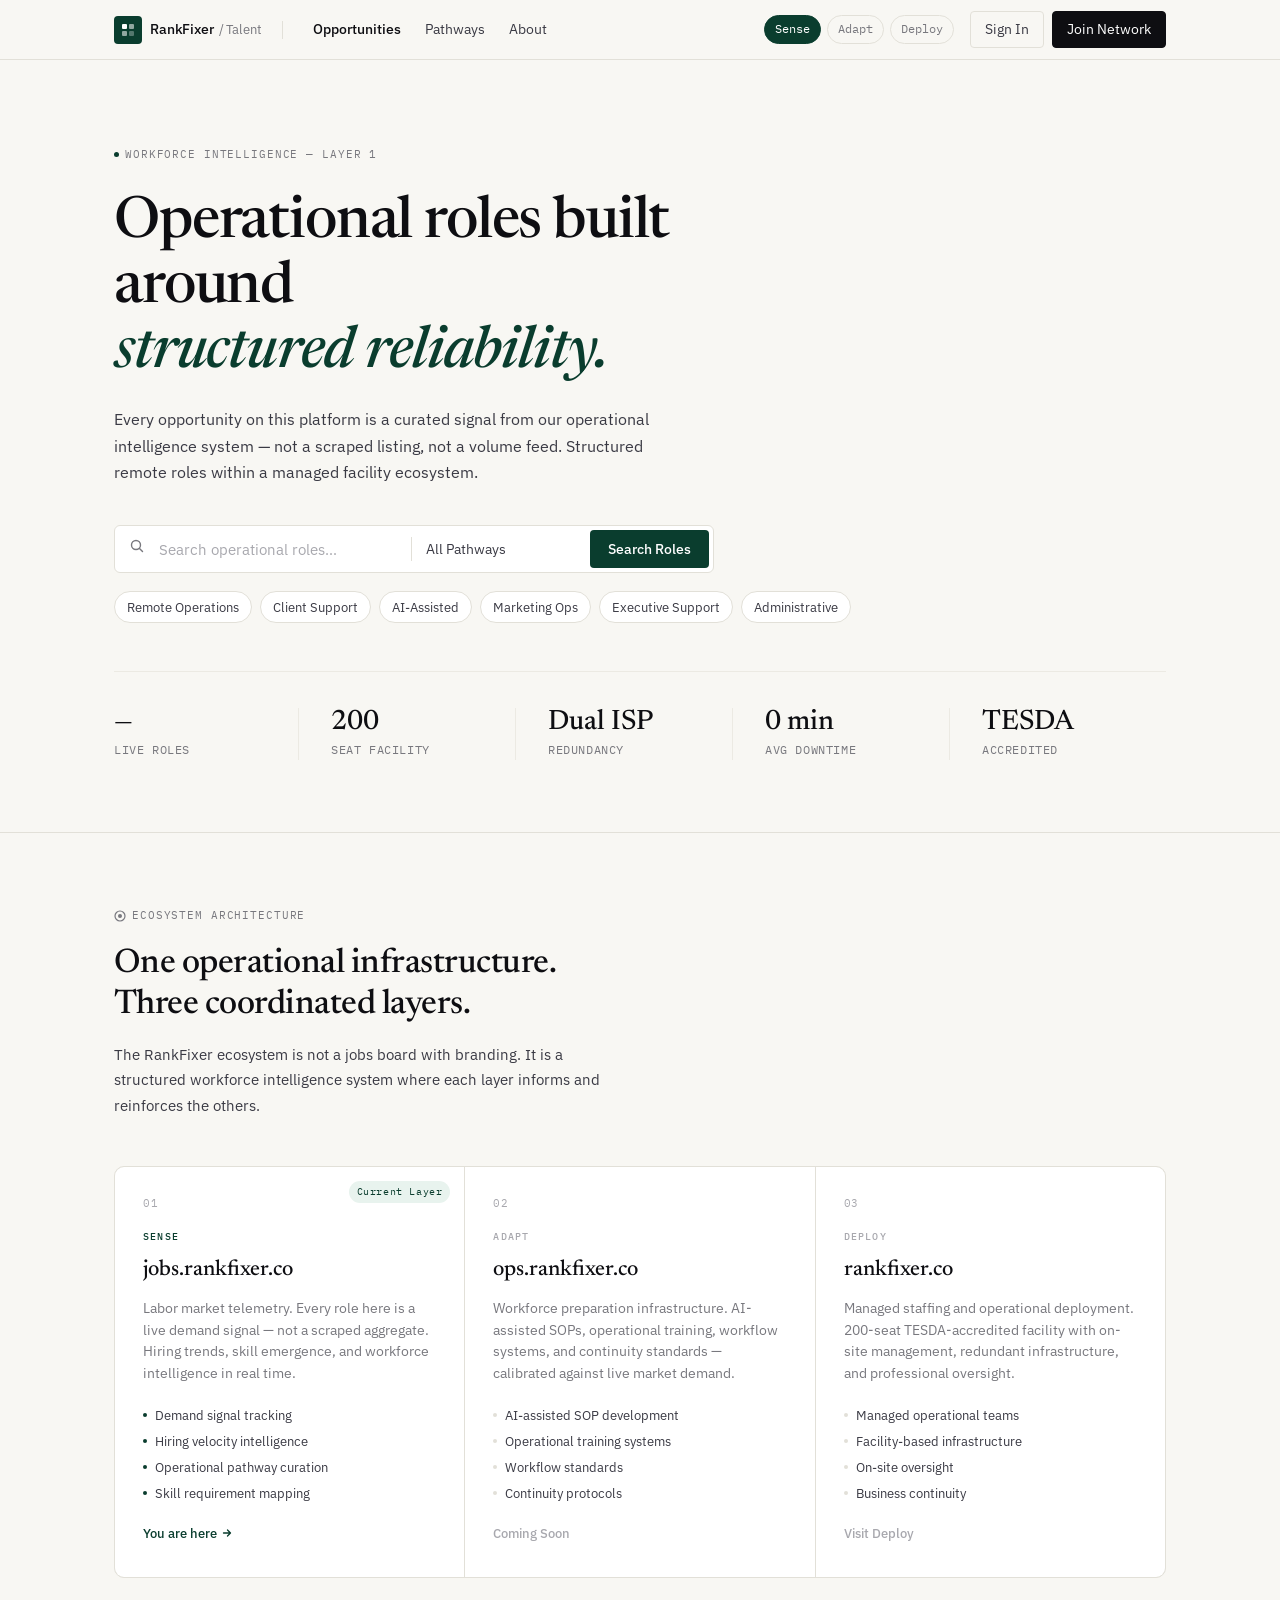
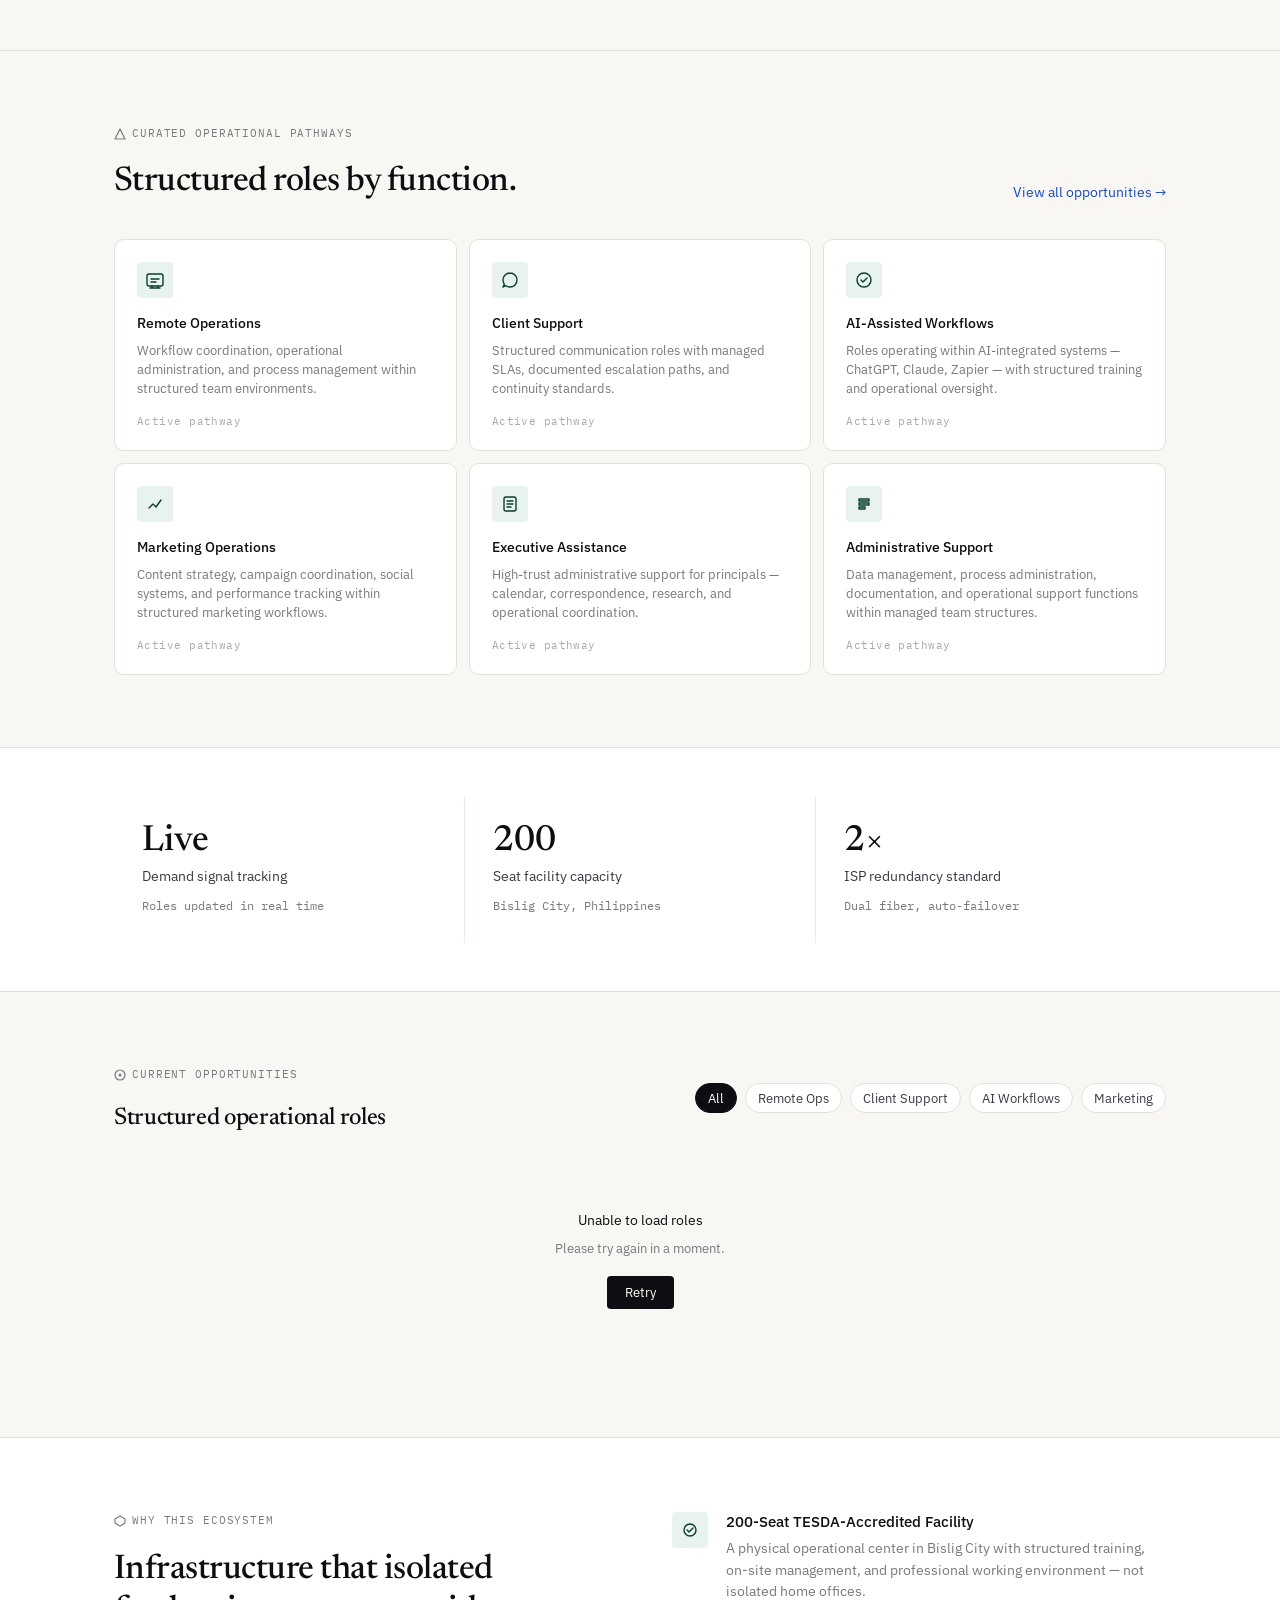
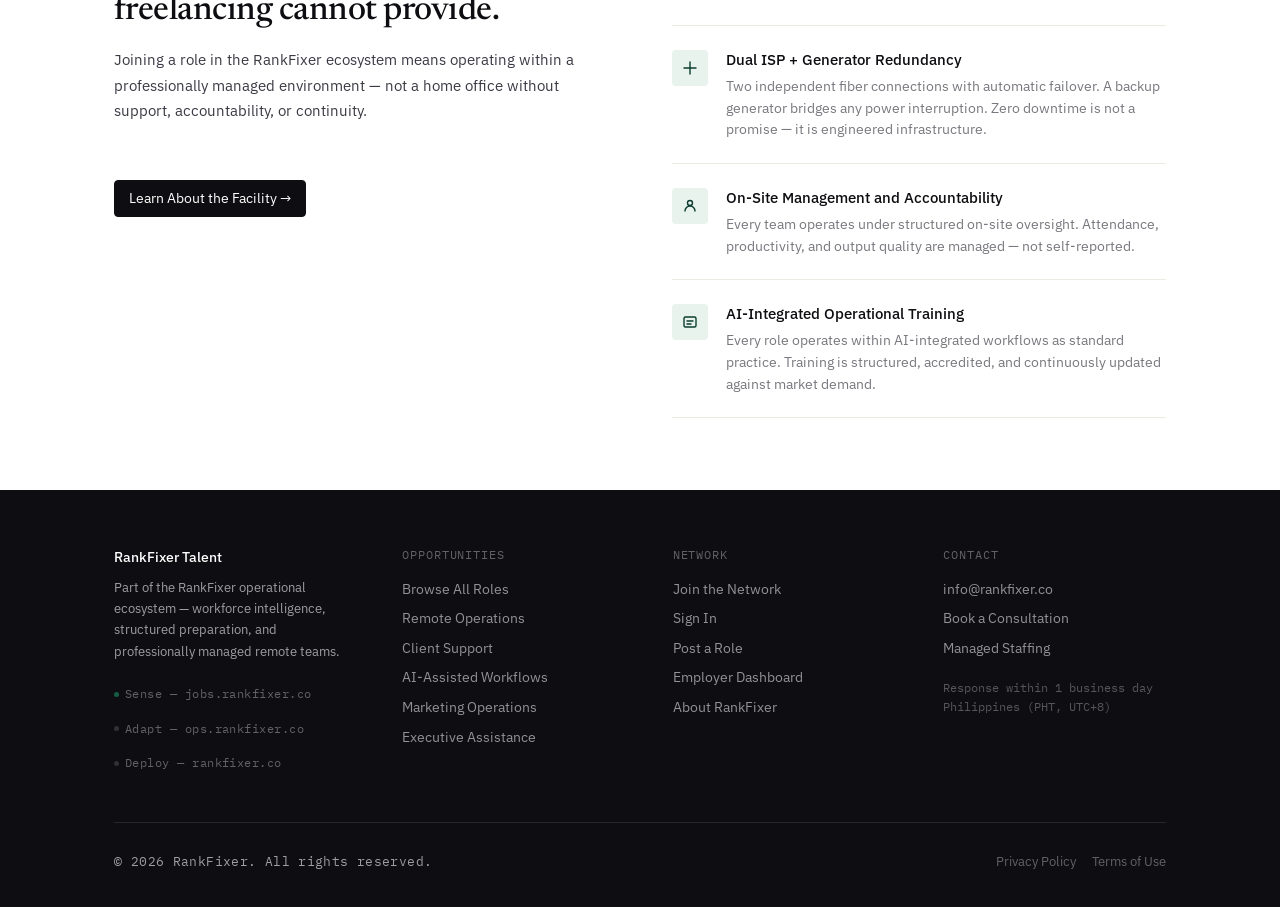
<file: backups/index_current_20260520_0251.html>
<!DOCTYPE html>
<html lang="en">
<head>
<meta charset="UTF-8">
<meta name="viewport" content="width=device-width, initial-scale=1.0">
<title>RankFixer Talent — Structured Remote Operations</title>
<meta name="description" content="Curated operational roles within a managed remote workforce ecosystem. Facility-based teams, structured pathways, and continuity infrastructure built around reliability.">
<meta property="og:title" content="RankFixer Talent — Structured Remote Operations">
<meta property="og:description" content="Curated operational roles within a managed remote workforce ecosystem. Facility-based teams, structured pathways, and continuity infrastructure built around reliability.">
<meta property="og:type" content="website">
<meta property="og:url" content="https://jobs.rankfixer.co">
<meta name="robots" content="index, follow">
<link rel="canonical" href="https://jobs.rankfixer.co">

<link rel="preconnect" href="https://fonts.googleapis.com">
<link rel="preconnect" href="https://fonts.gstatic.com" crossorigin>
<link href="https://fonts.googleapis.com/css2?family=Newsreader:ital,opsz,wght@0,6..72,400;0,6..72,500;0,6..72,600;1,6..72,400;1,6..72,500&family=IBM+Plex+Sans:ital,wght@0,300;0,400;0,500;1,400&family=IBM+Plex+Mono:wght@400;500&display=swap" rel="stylesheet">

<style>
*, *::before, *::after { box-sizing: border-box; margin: 0; padding: 0; }

:root {
  --ink:        #0E0E12;
  --ink-soft:   #3A3A44;
  --ink-muted:  #78787E;
  --ink-faint:  #A8A8AE;
  --canvas:     #F8F7F3;
  --surface:    #FFFFFF;
  --border:     #E2E0D8;
  --border-soft:#ECEAE3;
  --accent:     #0A3D2E;
  --accent-mid: #145C44;
  --accent-pale:#E8F3EE;
  --accent-text:#0A3D2E;
  --signal:     #1A4AB8;
  --signal-pale:#EAF0FD;
  --tag-bg:     #F0EFE9;
  --ff-display: 'Newsreader', Georgia, serif;
  --ff-body:    'IBM Plex Sans', system-ui, sans-serif;
  --ff-mono:    'IBM Plex Mono', 'Courier New', monospace;
  --r-sm:  4px;
  --r-md:  6px;
  --r-lg:  10px;
  --nav-h: 60px;
  --max:   1100px;
}

html { scroll-behavior: smooth; }

body {
  font-family: var(--ff-body);
  font-size: 15px;
  line-height: 1.6;
  color: var(--ink);
  background: var(--canvas);
  -webkit-font-smoothing: antialiased;
}

/* ── NAV ── */
.nav {
  position: sticky;
  top: 0;
  z-index: 100;
  height: var(--nav-h);
  background: rgba(248,247,243,0.95);
  backdrop-filter: blur(12px);
  border-bottom: 1px solid var(--border);
  display: flex;
  align-items: center;
}
.nav-inner {
  max-width: var(--max);
  margin: 0 auto;
  padding: 0 24px;
  width: 100%;
  display: flex;
  align-items: center;
  gap: 0;
}
.nav-logo {
  display: flex;
  align-items: center;
  gap: 8px;
  text-decoration: none;
  color: var(--ink);
  flex-shrink: 0;
}
.nav-logo-mark {
  width: 28px;
  height: 28px;
  background: var(--accent);
  border-radius: var(--r-sm);
  display: flex;
  align-items: center;
  justify-content: center;
}
.nav-logo-mark svg { display: block; }
.nav-logo-name {
  font-family: var(--ff-body);
  font-size: 14px;
  font-weight: 500;
  letter-spacing: -0.01em;
}
.nav-logo-sub {
  font-size: 13px;
  color: var(--ink-muted);
  font-weight: 400;
  margin-left: 2px;
}
.nav-divider { width: 1px; height: 18px; background: var(--border); margin: 0 20px; }
.nav-links {
  display: flex;
  align-items: center;
  gap: 4px;
  flex: 1;
}
.nav-link {
  padding: 6px 10px;
  font-size: 13.5px;
  color: var(--ink-soft);
  text-decoration: none;
  border-radius: var(--r-sm);
  transition: background 0.15s, color 0.15s;
}
.nav-link:hover { background: var(--border-soft); color: var(--ink); }
.nav-link.active { color: var(--ink); font-weight: 500; }

.nav-eco {
  display: flex;
  align-items: center;
  gap: 6px;
  margin-right: 16px;
}
.nav-eco-pill {
  padding: 4px 10px;
  font-size: 11.5px;
  font-family: var(--ff-mono);
  border-radius: 20px;
  border: 1px solid var(--border);
  color: var(--ink-muted);
  text-decoration: none;
  transition: border-color 0.15s, color 0.15s;
}
.nav-eco-pill:hover { border-color: var(--ink-faint); color: var(--ink-soft); }
.nav-eco-pill.current {
  background: var(--accent);
  border-color: var(--accent);
  color: #fff;
}

.nav-actions { display: flex; align-items: center; gap: 8px; }
.btn-ghost {
  padding: 7px 14px;
  font-size: 13.5px;
  font-family: var(--ff-body);
  color: var(--ink-soft);
  background: transparent;
  border: 1px solid var(--border);
  border-radius: var(--r-sm);
  cursor: pointer;
  transition: all 0.15s;
  text-decoration: none;
  display: inline-flex;
  align-items: center;
}
.btn-ghost:hover { border-color: var(--ink-faint); color: var(--ink); }
.btn-primary {
  padding: 7px 14px;
  font-size: 13.5px;
  font-family: var(--ff-body);
  color: #fff;
  background: var(--ink);
  border: 1px solid var(--ink);
  border-radius: var(--r-sm);
  cursor: pointer;
  transition: all 0.15s;
  text-decoration: none;
  display: inline-flex;
  align-items: center;
}
.btn-primary:hover { background: var(--ink-soft); }

/* ── LAYOUT ── */
.page { max-width: var(--max); margin: 0 auto; padding: 0 24px; }

/* ── HERO ── */
.hero {
  padding: 80px 0 72px;
  border-bottom: 1px solid var(--border);
}
.hero-meta {
  display: inline-flex;
  align-items: center;
  gap: 6px;
  font-family: var(--ff-mono);
  font-size: 11px;
  letter-spacing: 0.08em;
  text-transform: uppercase;
  color: var(--ink-muted);
  margin-bottom: 28px;
}
.hero-meta-dot {
  width: 5px; height: 5px;
  background: var(--accent);
  border-radius: 50%;
}
.hero-heading {
  font-family: var(--ff-display);
  font-size: clamp(38px, 5vw, 58px);
  font-weight: 500;
  line-height: 1.12;
  letter-spacing: -0.02em;
  color: var(--ink);
  max-width: 680px;
  margin-bottom: 20px;
}
.hero-heading em {
  font-style: italic;
  color: var(--accent);
}
.hero-sub {
  font-size: 16px;
  line-height: 1.65;
  color: var(--ink-soft);
  max-width: 540px;
  margin-bottom: 40px;
}

/* Search */
.hero-search {
  background: var(--surface);
  border: 1px solid var(--border);
  border-radius: var(--r-md);
  display: flex;
  align-items: center;
  max-width: 600px;
  overflow: hidden;
  transition: border-color 0.2s, box-shadow 0.2s;
}
.hero-search:focus-within {
  border-color: var(--accent);
  box-shadow: 0 0 0 3px rgba(10,61,46,0.08);
}
.search-icon {
  padding: 0 14px;
  color: var(--ink-muted);
  flex-shrink: 0;
}
.hero-search input {
  flex: 1;
  border: none;
  outline: none;
  font-family: var(--ff-body);
  font-size: 14.5px;
  color: var(--ink);
  background: transparent;
  padding: 13px 0;
}
.hero-search input::placeholder { color: var(--ink-faint); }
.search-sep { width: 1px; height: 24px; background: var(--border); flex-shrink: 0; }
.search-select {
  border: none;
  outline: none;
  font-family: var(--ff-body);
  font-size: 13.5px;
  color: var(--ink-soft);
  background: transparent;
  padding: 13px 14px;
  cursor: pointer;
  appearance: none;
  min-width: 148px;
}
.search-btn {
  padding: 10px 18px;
  margin: 4px;
  font-size: 13.5px;
  font-family: var(--ff-body);
  font-weight: 500;
  color: #fff;
  background: var(--accent);
  border: none;
  border-radius: var(--r-sm);
  cursor: pointer;
  transition: background 0.15s;
  white-space: nowrap;
}
.search-btn:hover { background: var(--accent-mid); }

.hero-pills {
  display: flex;
  flex-wrap: wrap;
  gap: 8px;
  margin-top: 18px;
}
.hero-pill {
  padding: 5px 12px;
  font-size: 12.5px;
  color: var(--ink-soft);
  background: var(--surface);
  border: 1px solid var(--border);
  border-radius: 20px;
  cursor: pointer;
  text-decoration: none;
  transition: all 0.15s;
}
.hero-pill:hover {
  border-color: var(--accent);
  color: var(--accent);
  background: var(--accent-pale);
}

/* Hero stats */
.hero-stats {
  display: flex;
  align-items: center;
  gap: 0;
  margin-top: 48px;
  padding-top: 36px;
  border-top: 1px solid var(--border-soft);
}
.stat-item { flex: 1; }
.stat-item + .stat-item { border-left: 1px solid var(--border-soft); padding-left: 32px; }
.stat-value {
  font-family: var(--ff-display);
  font-size: 28px;
  font-weight: 500;
  color: var(--ink);
  line-height: 1;
  margin-bottom: 4px;
}
.stat-label {
  font-size: 12px;
  color: var(--ink-muted);
  text-transform: uppercase;
  letter-spacing: 0.05em;
  font-family: var(--ff-mono);
}

/* ── ECOSYSTEM LAYER ── */
.eco-section {
  padding: 72px 0;
  border-bottom: 1px solid var(--border);
}
.section-tag {
  display: inline-flex;
  align-items: center;
  gap: 6px;
  font-family: var(--ff-mono);
  font-size: 11px;
  letter-spacing: 0.08em;
  text-transform: uppercase;
  color: var(--ink-muted);
  margin-bottom: 20px;
}
.section-heading {
  font-family: var(--ff-display);
  font-size: clamp(26px, 3vw, 34px);
  font-weight: 500;
  line-height: 1.2;
  letter-spacing: -0.015em;
  color: var(--ink);
  max-width: 560px;
  margin-bottom: 16px;
}
.section-sub {
  font-size: 15px;
  color: var(--ink-soft);
  max-width: 520px;
  line-height: 1.7;
  margin-bottom: 48px;
}

.eco-grid {
  display: grid;
  grid-template-columns: repeat(3, 1fr);
  gap: 1px;
  background: var(--border);
  border: 1px solid var(--border);
  border-radius: var(--r-lg);
  overflow: hidden;
}
.eco-card {
  background: var(--surface);
  padding: 28px 28px 32px;
  position: relative;
}
.eco-card-num {
  font-family: var(--ff-mono);
  font-size: 11px;
  color: var(--ink-faint);
  letter-spacing: 0.06em;
  margin-bottom: 16px;
}
.eco-card-layer {
  font-family: var(--ff-mono);
  font-size: 10px;
  letter-spacing: 0.12em;
  text-transform: uppercase;
  margin-bottom: 8px;
  font-weight: 500;
}
.eco-card.current .eco-card-layer { color: var(--accent); }
.eco-card:not(.current) .eco-card-layer { color: var(--ink-faint); }
.eco-card-title {
  font-family: var(--ff-display);
  font-size: 22px;
  font-weight: 500;
  color: var(--ink);
  margin-bottom: 10px;
}
.eco-card-desc {
  font-size: 13.5px;
  color: var(--ink-muted);
  line-height: 1.6;
  margin-bottom: 20px;
}
.eco-card-signals {
  display: flex;
  flex-direction: column;
  gap: 6px;
}
.eco-signal {
  display: flex;
  align-items: center;
  gap: 8px;
  font-size: 12.5px;
  color: var(--ink-soft);
}
.eco-signal-dot {
  width: 4px; height: 4px;
  border-radius: 50%;
  flex-shrink: 0;
}
.eco-card.current .eco-signal-dot { background: var(--accent); }
.eco-card:not(.current) .eco-signal-dot { background: var(--border); }
.eco-card-link {
  display: inline-flex;
  align-items: center;
  gap: 4px;
  margin-top: 20px;
  font-size: 12.5px;
  font-weight: 500;
  text-decoration: none;
  transition: gap 0.15s;
}
.eco-card.current .eco-card-link { color: var(--accent); }
.eco-card:not(.current) .eco-card-link { color: var(--ink-faint); pointer-events: none; }
.eco-card.current { background: var(--surface); }
.eco-card-current-badge {
  position: absolute;
  top: 14px; right: 14px;
  padding: 3px 8px;
  font-family: var(--ff-mono);
  font-size: 10px;
  letter-spacing: 0.06em;
  background: var(--accent-pale);
  color: var(--accent-text);
  border-radius: 20px;
}

/* ── PATHWAYS ── */
.pathways-section {
  padding: 72px 0;
  border-bottom: 1px solid var(--border);
}
.pathways-header {
  display: flex;
  align-items: flex-end;
  justify-content: space-between;
  margin-bottom: 36px;
  gap: 20px;
}
.view-all-link {
  font-size: 13.5px;
  color: var(--signal);
  text-decoration: none;
  white-space: nowrap;
  flex-shrink: 0;
}
.view-all-link:hover { text-decoration: underline; }

.pathways-grid {
  display: grid;
  grid-template-columns: repeat(3, 1fr);
  gap: 12px;
}
.pathway-card {
  background: var(--surface);
  border: 1px solid var(--border);
  border-radius: var(--r-lg);
  padding: 22px 22px 20px;
  text-decoration: none;
  display: block;
  transition: border-color 0.2s, transform 0.15s;
  cursor: pointer;
}
.pathway-card:hover {
  border-color: var(--accent);
  transform: translateY(-1px);
}
.pathway-icon {
  width: 36px; height: 36px;
  background: var(--accent-pale);
  border-radius: var(--r-sm);
  display: flex; align-items: center; justify-content: center;
  margin-bottom: 14px;
}
.pathway-icon svg { display: block; }
.pathway-title {
  font-size: 14px;
  font-weight: 500;
  color: var(--ink);
  margin-bottom: 6px;
}
.pathway-desc {
  font-size: 12.5px;
  color: var(--ink-muted);
  line-height: 1.55;
  margin-bottom: 14px;
}
.pathway-count {
  font-family: var(--ff-mono);
  font-size: 11px;
  color: var(--ink-faint);
  letter-spacing: 0.04em;
}

/* ── INTELLIGENCE STRIP ── */
.intelligence-strip {
  padding: 48px 0;
  border-bottom: 1px solid var(--border);
  background: var(--surface);
}
.intel-grid {
  display: grid;
  grid-template-columns: repeat(3, 1fr);
  gap: 1px;
  background: var(--border-soft);
}
.intel-item {
  background: var(--surface);
  padding: 28px 28px;
}
.intel-num {
  font-family: var(--ff-display);
  font-size: 36px;
  font-weight: 500;
  color: var(--ink);
  line-height: 1;
  margin-bottom: 6px;
}
.intel-label {
  font-size: 13.5px;
  color: var(--ink-soft);
  margin-bottom: 8px;
}
.intel-sub {
  font-size: 12px;
  color: var(--ink-muted);
  font-family: var(--ff-mono);
}

/* ── OPPORTUNITIES ── */
.opps-section {
  padding: 72px 0 80px;
}
.opps-header {
  display: flex;
  align-items: center;
  justify-content: space-between;
  margin-bottom: 28px;
  gap: 20px;
}
.opps-filters {
  display: flex;
  align-items: center;
  gap: 8px;
  flex-wrap: wrap;
}
.filter-btn {
  padding: 6px 12px;
  font-size: 12.5px;
  font-family: var(--ff-body);
  color: var(--ink-soft);
  background: var(--surface);
  border: 1px solid var(--border);
  border-radius: 20px;
  cursor: pointer;
  transition: all 0.15s;
}
.filter-btn:hover { border-color: var(--ink-faint); color: var(--ink); }
.filter-btn.active {
  background: var(--ink);
  border-color: var(--ink);
  color: #fff;
}

.opps-grid {
  display: flex;
  flex-direction: column;
  gap: 1px;
  background: var(--border);
  border: 1px solid var(--border);
  border-radius: var(--r-lg);
  overflow: hidden;
  margin-bottom: 24px;
}

/* JOB CARD */
.job-card {
  background: var(--surface);
  padding: 22px 24px;
  display: grid;
  grid-template-columns: 1fr auto;
  gap: 16px;
  align-items: start;
  transition: background 0.15s;
}
.job-card:hover { background: var(--canvas); }
.job-card-main {}
.job-card-company {
  font-size: 11.5px;
  font-family: var(--ff-mono);
  color: var(--ink-muted);
  letter-spacing: 0.03em;
  margin-bottom: 5px;
  display: flex;
  align-items: center;
  gap: 6px;
}
.job-card-title {
  font-size: 15.5px;
  font-weight: 500;
  color: var(--ink);
  margin-bottom: 10px;
  line-height: 1.35;
}
.job-card-meta {
  display: flex;
  flex-wrap: wrap;
  gap: 10px;
  align-items: center;
}
.job-meta-item {
  display: flex;
  align-items: center;
  gap: 4px;
  font-size: 12.5px;
  color: var(--ink-muted);
}
.job-meta-item svg { flex-shrink: 0; }
.job-badges {
  display: flex;
  flex-wrap: wrap;
  gap: 6px;
  margin-top: 12px;
}
.badge {
  padding: 3px 9px;
  font-size: 11px;
  font-family: var(--ff-mono);
  border-radius: 3px;
  letter-spacing: 0.03em;
  display: inline-flex;
  align-items: center;
  gap: 4px;
}
.badge-operational {
  background: var(--accent-pale);
  color: var(--accent-text);
}
.badge-remote {
  background: var(--signal-pale);
  color: var(--signal);
}
.badge-ai {
  background: #F3F0FF;
  color: #5235B3;
}
.badge-managed {
  background: #FEF6E0;
  color: #7A5100;
}
.badge-type {
  background: var(--tag-bg);
  color: var(--ink-soft);
}

.job-card-actions { display: flex; flex-direction: column; align-items: flex-end; gap: 12px; }
.job-salary {
  font-family: var(--ff-display);
  font-size: 16px;
  font-weight: 500;
  color: var(--ink);
  white-space: nowrap;
}
.job-salary-label {
  font-size: 11px;
  color: var(--ink-muted);
  text-align: right;
  margin-top: 2px;
  font-family: var(--ff-mono);
}
.btn-view {
  padding: 8px 16px;
  font-size: 13px;
  font-family: var(--ff-body);
  font-weight: 500;
  color: var(--ink);
  background: transparent;
  border: 1px solid var(--border);
  border-radius: var(--r-sm);
  cursor: pointer;
  text-decoration: none;
  display: inline-flex;
  align-items: center;
  gap: 5px;
  transition: all 0.15s;
  white-space: nowrap;
}
.btn-view:hover { border-color: var(--accent); color: var(--accent); }

/* Pagination */
.pagination {
  display: flex;
  align-items: center;
  justify-content: space-between;
  padding: 20px 0;
  border-top: 1px solid var(--border-soft);
}
.pagination-info {
  font-size: 13px;
  color: var(--ink-muted);
  font-family: var(--ff-mono);
}
.pagination-btns { display: flex; gap: 6px; }
.page-btn {
  width: 34px; height: 34px;
  display: flex; align-items: center; justify-content: center;
  font-size: 13px;
  color: var(--ink-soft);
  background: var(--surface);
  border: 1px solid var(--border);
  border-radius: var(--r-sm);
  cursor: pointer;
  transition: all 0.15s;
  text-decoration: none;
}
.page-btn:hover { border-color: var(--ink-faint); color: var(--ink); }
.page-btn.active { background: var(--ink); border-color: var(--ink); color: #fff; }

/* ── TRUST SECTION ── */
.trust-section {
  padding: 72px 0;
  border-top: 1px solid var(--border);
  background: var(--surface);
}
.trust-grid {
  display: grid;
  grid-template-columns: 1fr 1fr;
  gap: 64px;
  align-items: start;
}
.trust-features { display: flex; flex-direction: column; gap: 0; }
.trust-feature {
  display: flex;
  gap: 18px;
  padding: 22px 0;
  border-bottom: 1px solid var(--border-soft);
}
.trust-feature:first-child { padding-top: 0; }
.trust-feature-icon {
  width: 36px; height: 36px;
  background: var(--accent-pale);
  border-radius: var(--r-sm);
  display: flex; align-items: center; justify-content: center;
  flex-shrink: 0;
  margin-top: 2px;
}
.trust-feature-title {
  font-size: 14.5px;
  font-weight: 500;
  color: var(--ink);
  margin-bottom: 5px;
}
.trust-feature-desc {
  font-size: 13.5px;
  color: var(--ink-muted);
  line-height: 1.6;
}

/* ── FOOTER ── */
footer {
  background: var(--ink);
  color: rgba(255,255,255,0.6);
  padding: 56px 0 36px;
}
.footer-inner {
  max-width: var(--max);
  margin: 0 auto;
  padding: 0 24px;
}
.footer-top {
  display: grid;
  grid-template-columns: 240px 1fr 1fr 1fr;
  gap: 48px;
  padding-bottom: 44px;
  border-bottom: 1px solid rgba(255,255,255,0.1);
  margin-bottom: 28px;
}
.footer-brand-name {
  font-size: 14px;
  font-weight: 500;
  color: #fff;
  margin-bottom: 8px;
}
.footer-brand-desc {
  font-size: 13px;
  line-height: 1.65;
  margin-bottom: 18px;
}
.footer-eco-links {
  display: flex;
  flex-direction: column;
  gap: 6px;
  margin-top: 14px;
}
.footer-eco-link {
  font-family: var(--ff-mono);
  font-size: 11.5px;
  letter-spacing: 0.04em;
  color: rgba(255,255,255,0.35);
  text-decoration: none;
  display: flex;
  align-items: center;
  gap: 6px;
  padding: 5px 0;
  transition: color 0.15s;
}
.footer-eco-link:hover { color: rgba(255,255,255,0.7); }
.footer-eco-dot {
  width: 5px; height: 5px;
  border-radius: 50%;
}
.footer-eco-dot.active { background: var(--accent-mid); }
.footer-eco-dot.inactive { background: rgba(255,255,255,0.15); }

.footer-col-title {
  font-size: 11.5px;
  font-family: var(--ff-mono);
  letter-spacing: 0.08em;
  text-transform: uppercase;
  color: rgba(255,255,255,0.35);
  margin-bottom: 14px;
}
.footer-links {
  display: flex;
  flex-direction: column;
  gap: 8px;
}
.footer-link {
  font-size: 13.5px;
  color: rgba(255,255,255,0.55);
  text-decoration: none;
  transition: color 0.15s;
}
.footer-link:hover { color: rgba(255,255,255,0.9); }

.footer-bottom {
  display: flex;
  align-items: center;
  justify-content: space-between;
}
.footer-copy {
  font-size: 12.5px;
  font-family: var(--ff-mono);
  letter-spacing: 0.03em;
}
.footer-legal { display: flex; gap: 16px; }
.footer-legal a {
  font-size: 12.5px;
  color: rgba(255,255,255,0.35);
  text-decoration: none;
}
.footer-legal a:hover { color: rgba(255,255,255,0.65); }

/* ── RESPONSIVE ── */
@media (max-width: 960px) {
  .eco-grid { grid-template-columns: 1fr; }
  .pathways-grid { grid-template-columns: repeat(2, 1fr); }
  .intel-grid { grid-template-columns: repeat(2, 1fr); }
  .trust-grid { grid-template-columns: 1fr; gap: 40px; }
  .footer-top { grid-template-columns: 1fr 1fr; gap: 32px; }
}
@media (max-width: 680px) {
  :root { --nav-h: 54px; }
  .hero { padding: 48px 0 52px; }
  .hero-heading { font-size: 34px; }
  .hero-stats { flex-direction: column; gap: 20px; }
  .stat-item + .stat-item { border-left: none; padding-left: 0; border-top: 1px solid var(--border-soft); padding-top: 16px; }
  .pathways-grid { grid-template-columns: 1fr; }
  .intel-grid { grid-template-columns: 1fr; }
  .job-card { grid-template-columns: 1fr; }
  .job-card-actions { flex-direction: row; align-items: center; }
  .footer-top { grid-template-columns: 1fr; }
  .nav-eco { display: none; }
  .nav-links { display: none; }
}

/* ── MISC ── */
.sep {
  display: flex;
  align-items: center;
  gap: 12px;
  font-family: var(--ff-mono);
  font-size: 11px;
  color: var(--ink-faint);
  letter-spacing: 0.06em;
  margin-bottom: 24px;
}
.sep::before, .sep::after {
  content: '';
  flex: 1;
  height: 1px;
  background: var(--border-soft);
}
</style>
</head>
<body>

<!-- NAVIGATION -->
<nav class="nav">
  <div class="nav-inner">
    <a href="https://jobs.rankfixer.co" class="nav-logo">
      <div class="nav-logo-mark">
        <svg width="14" height="14" viewBox="0 0 14 14" fill="none">
          <rect x="1" y="1" width="5" height="5" rx="1" fill="white"/>
          <rect x="8" y="1" width="5" height="5" rx="1" fill="white" opacity="0.55"/>
          <rect x="1" y="8" width="5" height="5" rx="1" fill="white" opacity="0.55"/>
          <rect x="8" y="8" width="5" height="5" rx="1" fill="white" opacity="0.3"/>
        </svg>
      </div>
      <span class="nav-logo-name">RankFixer<span class="nav-logo-sub"> / Talent</span></span>
    </a>

    <div class="nav-divider"></div>

    <div class="nav-links">
      <a href="#opportunities" class="nav-link active">Opportunities</a>
      <a href="#pathways" class="nav-link">Pathways</a>
      <a href="#about" class="nav-link">About</a>
    </div>

    <div style="flex:1"></div>

    <div class="nav-eco">
      <a href="https://jobs.rankfixer.co" class="nav-eco-pill current">Sense</a>
      <a href="https://ops.rankfixer.co" class="nav-eco-pill">Adapt</a>
      <a href="https://rankfixer.co" class="nav-eco-pill">Deploy</a>
    </div>

    <div class="nav-actions">
      <a href="#signin" class="btn-ghost">Sign In</a>
      <a href="#signup" class="btn-primary">Join Network</a>
    </div>
  </div>
</nav>

<!-- MAIN -->
<main>

  <!-- HERO -->
  <section class="hero">
    <div class="page">
      <div class="hero-meta">
        <span class="hero-meta-dot"></span>
        Workforce Intelligence — Layer 1
      </div>
      <h1 class="hero-heading">
        Operational roles built around<br>
        <em>structured reliability.</em>
      </h1>
      <p class="hero-sub">
        Every opportunity on this platform is a curated signal from our operational intelligence system — not a scraped listing, not a volume feed. Structured remote roles within a managed facility ecosystem.
      </p>

      <div class="hero-search">
        <div class="search-icon">
          <svg width="16" height="16" viewBox="0 0 16 16" fill="none">
            <circle cx="7" cy="7" r="4.5" stroke="currentColor" stroke-width="1.4"/>
            <path d="M10.5 10.5L13.5 13.5" stroke="currentColor" stroke-width="1.4" stroke-linecap="round"/>
          </svg>
        </div>
        <input type="text" placeholder="Search operational roles…" id="hero-search-input">
        <div class="search-sep"></div>
        <select class="search-select" id="hero-search-category">
          <option value="">All Pathways</option>
          <option value="remote-ops">Remote Operations</option>
          <option value="client-support">Client Support</option>
          <option value="ai-workflows">AI-Assisted Workflows</option>
          <option value="marketing-ops">Marketing Operations</option>
          <option value="exec-assist">Executive Assistance</option>
          <option value="admin-support">Administrative Support</option>
        </select>
        <button class="search-btn" onclick="handleSearch()">Search Roles</button>
      </div>

      <div class="hero-pills">
        <a href="#" class="hero-pill" onclick="filterByCategory('remote-ops', event)">Remote Operations</a>
        <a href="#" class="hero-pill" onclick="filterByCategory('client-support', event)">Client Support</a>
        <a href="#" class="hero-pill" onclick="filterByCategory('ai-workflows', event)">AI-Assisted</a>
        <a href="#" class="hero-pill" onclick="filterByCategory('marketing-ops', event)">Marketing Ops</a>
        <a href="#" class="hero-pill" onclick="filterByCategory('exec-assist', event)">Executive Support</a>
        <a href="#" class="hero-pill" onclick="filterByCategory('admin-support', event)">Administrative</a>
      </div>

      <div class="hero-stats">
        <div class="stat-item">
          <div class="stat-value" id="live-job-count">—</div>
          <div class="stat-label">Live Roles</div>
        </div>
        <div class="stat-item" style="padding-left:32px">
          <div class="stat-value">200</div>
          <div class="stat-label">Seat Facility</div>
        </div>
        <div class="stat-item" style="padding-left:32px">
          <div class="stat-value">Dual ISP</div>
          <div class="stat-label">Redundancy</div>
        </div>
        <div class="stat-item" style="padding-left:32px">
          <div class="stat-value">0 min</div>
          <div class="stat-label">Avg Downtime</div>
        </div>
        <div class="stat-item" style="padding-left:32px">
          <div class="stat-value">TESDA</div>
          <div class="stat-label">Accredited</div>
        </div>
      </div>
    </div>
  </section>

  <!-- ECOSYSTEM ARCHITECTURE -->
  <section class="eco-section" id="about">
    <div class="page">
      <div class="section-tag">
        <svg width="12" height="12" viewBox="0 0 12 12" fill="none">
          <circle cx="6" cy="6" r="5" stroke="currentColor" stroke-width="1.2"/>
          <circle cx="6" cy="6" r="2" fill="currentColor"/>
        </svg>
        Ecosystem Architecture
      </div>
      <h2 class="section-heading">One operational infrastructure.<br>Three coordinated layers.</h2>
      <p class="section-sub">The RankFixer ecosystem is not a jobs board with branding. It is a structured workforce intelligence system where each layer informs and reinforces the others.</p>

      <div class="eco-grid">
        <!-- Layer 1 - Current -->
        <div class="eco-card current">
          <div class="eco-card-current-badge">Current Layer</div>
          <div class="eco-card-num">01</div>
          <div class="eco-card-layer">Sense</div>
          <div class="eco-card-title">jobs.rankfixer.co</div>
          <div class="eco-card-desc">Labor market telemetry. Every role here is a live demand signal — not a scraped aggregate. Hiring trends, skill emergence, and workforce intelligence in real time.</div>
          <div class="eco-card-signals">
            <div class="eco-signal"><div class="eco-signal-dot"></div>Demand signal tracking</div>
            <div class="eco-signal"><div class="eco-signal-dot"></div>Hiring velocity intelligence</div>
            <div class="eco-signal"><div class="eco-signal-dot"></div>Operational pathway curation</div>
            <div class="eco-signal"><div class="eco-signal-dot"></div>Skill requirement mapping</div>
          </div>
          <a href="https://jobs.rankfixer.co" class="eco-card-link">
            You are here
            <svg width="12" height="12" viewBox="0 0 12 12" fill="none"><path d="M2.5 6h7m-3-3 3 3-3 3" stroke="currentColor" stroke-width="1.3" stroke-linecap="round" stroke-linejoin="round"/></svg>
          </a>
        </div>

        <!-- Layer 2 -->
        <div class="eco-card">
          <div class="eco-card-num">02</div>
          <div class="eco-card-layer">Adapt</div>
          <div class="eco-card-title">ops.rankfixer.co</div>
          <div class="eco-card-desc">Workforce preparation infrastructure. AI-assisted SOPs, operational training, workflow systems, and continuity standards — calibrated against live market demand.</div>
          <div class="eco-card-signals">
            <div class="eco-signal"><div class="eco-signal-dot"></div>AI-assisted SOP development</div>
            <div class="eco-signal"><div class="eco-signal-dot"></div>Operational training systems</div>
            <div class="eco-signal"><div class="eco-signal-dot"></div>Workflow standards</div>
            <div class="eco-signal"><div class="eco-signal-dot"></div>Continuity protocols</div>
          </div>
          <a href="https://ops.rankfixer.co" class="eco-card-link">
            Coming Soon
          </a>
        </div>

        <!-- Layer 3 -->
        <div class="eco-card">
          <div class="eco-card-num">03</div>
          <div class="eco-card-layer">Deploy</div>
          <div class="eco-card-title">rankfixer.co</div>
          <div class="eco-card-desc">Managed staffing and operational deployment. 200-seat TESDA-accredited facility with on-site management, redundant infrastructure, and professional oversight.</div>
          <div class="eco-card-signals">
            <div class="eco-signal"><div class="eco-signal-dot"></div>Managed operational teams</div>
            <div class="eco-signal"><div class="eco-signal-dot"></div>Facility-based infrastructure</div>
            <div class="eco-signal"><div class="eco-signal-dot"></div>On-site oversight</div>
            <div class="eco-signal"><div class="eco-signal-dot"></div>Business continuity</div>
          </div>
          <a href="https://rankfixer.co" class="eco-card-link">
            Visit Deploy
          </a>
        </div>
      </div>
    </div>
  </section>

  <!-- OPERATIONAL PATHWAYS -->
  <section class="pathways-section" id="pathways">
    <div class="page">
      <div class="pathways-header">
        <div>
          <div class="section-tag">
            <svg width="12" height="12" viewBox="0 0 12 12" fill="none"><path d="M1 11L6 1l5 10H1z" stroke="currentColor" stroke-width="1.2" stroke-linejoin="round"/></svg>
            Curated Operational Pathways
          </div>
          <h2 class="section-heading" style="margin-bottom:0">Structured roles by function.</h2>
        </div>
        <a href="#opportunities" class="view-all-link">View all opportunities →</a>
      </div>

      <div class="pathways-grid">
        <a href="#opportunities" class="pathway-card" onclick="filterByCategory('remote-ops', event)">
          <div class="pathway-icon">
            <svg width="18" height="18" viewBox="0 0 18 18" fill="none"><rect x="1" y="3" width="16" height="12" rx="2" stroke="#0A3D2E" stroke-width="1.4"/><path d="M6 15v2M12 15v2M4 17h10" stroke="#0A3D2E" stroke-width="1.4" stroke-linecap="round"/><path d="M5 8h8M5 11h5" stroke="#0A3D2E" stroke-width="1.4" stroke-linecap="round"/></svg>
          </div>
          <div class="pathway-title">Remote Operations</div>
          <div class="pathway-desc">Workflow coordination, operational administration, and process management within structured team environments.</div>
          <div class="pathway-count">Active pathway</div>
        </a>

        <a href="#opportunities" class="pathway-card" onclick="filterByCategory('client-support', event)">
          <div class="pathway-icon">
            <svg width="18" height="18" viewBox="0 0 18 18" fill="none"><path d="M9 2C5.13 2 2 5.13 2 9c0 1.55.47 3 1.27 4.21L2 16l2.79-1.27A6.95 6.95 0 0 0 9 16c3.87 0 7-3.13 7-7s-3.13-7-7-7z" stroke="#0A3D2E" stroke-width="1.4" stroke-linejoin="round"/></svg>
          </div>
          <div class="pathway-title">Client Support</div>
          <div class="pathway-desc">Structured communication roles with managed SLAs, documented escalation paths, and continuity standards.</div>
          <div class="pathway-count">Active pathway</div>
        </a>

        <a href="#opportunities" class="pathway-card" onclick="filterByCategory('ai-workflows', event)">
          <div class="pathway-icon">
            <svg width="18" height="18" viewBox="0 0 18 18" fill="none"><circle cx="9" cy="9" r="7" stroke="#0A3D2E" stroke-width="1.4"/><path d="M6 9l2 2 4-4" stroke="#0A3D2E" stroke-width="1.4" stroke-linecap="round" stroke-linejoin="round"/></svg>
          </div>
          <div class="pathway-title">AI-Assisted Workflows</div>
          <div class="pathway-desc">Roles operating within AI-integrated systems — ChatGPT, Claude, Zapier — with structured training and operational oversight.</div>
          <div class="pathway-count">Active pathway</div>
        </a>

        <a href="#opportunities" class="pathway-card" onclick="filterByCategory('marketing-ops', event)">
          <div class="pathway-icon">
            <svg width="18" height="18" viewBox="0 0 18 18" fill="none"><path d="M3 13L7 9l3 3 5-7" stroke="#0A3D2E" stroke-width="1.4" stroke-linecap="round" stroke-linejoin="round"/></svg>
          </div>
          <div class="pathway-title">Marketing Operations</div>
          <div class="pathway-desc">Content strategy, campaign coordination, social systems, and performance tracking within structured marketing workflows.</div>
          <div class="pathway-count">Active pathway</div>
        </a>

        <a href="#opportunities" class="pathway-card" onclick="filterByCategory('exec-assist', event)">
          <div class="pathway-icon">
            <svg width="18" height="18" viewBox="0 0 18 18" fill="none"><rect x="3" y="2" width="12" height="14" rx="2" stroke="#0A3D2E" stroke-width="1.4"/><path d="M6 6h6M6 9h6M6 12h4" stroke="#0A3D2E" stroke-width="1.4" stroke-linecap="round"/></svg>
          </div>
          <div class="pathway-title">Executive Assistance</div>
          <div class="pathway-desc">High-trust administrative support for principals — calendar, correspondence, research, and operational coordination.</div>
          <div class="pathway-count">Active pathway</div>
        </a>

        <a href="#opportunities" class="pathway-card" onclick="filterByCategory('admin-support', event)">
          <div class="pathway-icon">
            <svg width="18" height="18" viewBox="0 0 18 18" fill="none"><path d="M4 4h10v2H4zM4 8h10v2H4zM4 12h6v2H4z" stroke="#0A3D2E" stroke-width="1.4" stroke-linejoin="round"/></svg>
          </div>
          <div class="pathway-title">Administrative Support</div>
          <div class="pathway-desc">Data management, process administration, documentation, and operational support functions within managed team structures.</div>
          <div class="pathway-count">Active pathway</div>
        </a>
      </div>
    </div>
  </section>

  <!-- INTELLIGENCE METRICS -->
  <div class="intelligence-strip">
    <div class="page">
      <div class="intel-grid">
        <div class="intel-item">
          <div class="intel-num">Live</div>
          <div class="intel-label">Demand signal tracking</div>
          <div class="intel-sub">Roles updated in real time</div>
        </div>
        <div class="intel-item">
          <div class="intel-num">200</div>
          <div class="intel-label">Seat facility capacity</div>
          <div class="intel-sub">Bislig City, Philippines</div>
        </div>
        <div class="intel-item">
          <div class="intel-num">2×</div>
          <div class="intel-label">ISP redundancy standard</div>
          <div class="intel-sub">Dual fiber, auto-failover</div>
        </div>
      </div>
    </div>
  </div>

  <!-- OPPORTUNITIES -->
  <section class="opps-section" id="opportunities">
    <div class="page">
      <div class="opps-header">
        <div>
          <div class="section-tag">
            <svg width="12" height="12" viewBox="0 0 12 12" fill="none"><circle cx="6" cy="6" r="5" stroke="currentColor" stroke-width="1.2"/><circle cx="6" cy="6" r="1.5" fill="currentColor"/></svg>
            Current Opportunities
          </div>
          <h2 class="section-heading" style="margin-bottom:0;font-size:24px">Structured operational roles</h2>
        </div>
        <div class="opps-filters">
          <button class="filter-btn active" onclick="setFilter('all', this)">All</button>
          <button class="filter-btn" onclick="setFilter('remote-ops', this)">Remote Ops</button>
          <button class="filter-btn" onclick="setFilter('client-support', this)">Client Support</button>
          <button class="filter-btn" onclick="setFilter('ai-workflows', this)">AI Workflows</button>
          <button class="filter-btn" onclick="setFilter('marketing-ops', this)">Marketing</button>
        </div>
      </div>

      <!-- Loading state -->
      <div id="jobs-loading" style="padding:48px 0;text-align:center;color:var(--ink-muted);font-family:var(--ff-mono);font-size:13px;letter-spacing:0.04em;">
        Loading roles…
      </div>

      <!-- Error state -->
      <div id="jobs-error" style="display:none;padding:48px 0;text-align:center;">
        <div style="font-size:14px;color:var(--danger);margin-bottom:8px;">Unable to load roles</div>
        <div style="font-size:13px;color:var(--ink-muted);">Please try again in a moment.</div>
        <button onclick="fetchJobs()" style="margin-top:16px;padding:8px 18px;background:var(--ink);color:#fff;border:none;border-radius:var(--r-sm);cursor:pointer;font-size:13px;font-family:var(--ff-body);">Retry</button>
      </div>

      <!-- Empty state -->
      <div id="jobs-empty" style="display:none;padding:48px 0;text-align:center;">
        <div style="font-size:14px;color:var(--ink-soft);margin-bottom:6px;">No roles match your search</div>
        <div style="font-size:13px;color:var(--ink-muted);">Try a different keyword or clear filters.</div>
      </div>

      <div class="opps-grid" id="jobs-grid" style="display:none"></div>

      <!-- Pagination -->
      <div class="pagination" id="pagination" style="display:none">
        <div class="pagination-info" id="pagination-info"></div>
        <div class="pagination-btns" id="pagination-btns"></div>
      </div>
    </div>
  </section>

  <!-- INFRASTRUCTURE TRUST SECTION -->
  <section class="trust-section" id="infrastructure">
    <div class="page">
      <div class="trust-grid">
        <div>
          <div class="section-tag">
            <svg width="12" height="12" viewBox="0 0 12 12" fill="none"><path d="M6 1L1 4v4l5 3 5-3V4L6 1z" stroke="currentColor" stroke-width="1.2" stroke-linejoin="round"/></svg>
            Why This Ecosystem
          </div>
          <h2 class="section-heading">Infrastructure that isolated freelancing cannot provide.</h2>
          <p class="section-sub">Joining a role in the RankFixer ecosystem means operating within a professionally managed environment — not a home office without support, accountability, or continuity.</p>
          <a href="https://rankfixer.co" class="btn-primary" style="margin-top:8px;width:fit-content">
            Learn About the Facility →
          </a>
        </div>

        <div class="trust-features">
          <div class="trust-feature">
            <div class="trust-feature-icon">
              <svg width="16" height="16" viewBox="0 0 16 16" fill="none"><circle cx="8" cy="8" r="6" stroke="#0A3D2E" stroke-width="1.4"/><path d="M5 8l2 2 4-4" stroke="#0A3D2E" stroke-width="1.4" stroke-linecap="round" stroke-linejoin="round"/></svg>
            </div>
            <div>
              <div class="trust-feature-title">200-Seat TESDA-Accredited Facility</div>
              <div class="trust-feature-desc">A physical operational center in Bislig City with structured training, on-site management, and professional working environment — not isolated home offices.</div>
            </div>
          </div>
          <div class="trust-feature">
            <div class="trust-feature-icon">
              <svg width="16" height="16" viewBox="0 0 16 16" fill="none"><path d="M2 8h12M8 2v12" stroke="#0A3D2E" stroke-width="1.4" stroke-linecap="round"/></svg>
            </div>
            <div>
              <div class="trust-feature-title">Dual ISP + Generator Redundancy</div>
              <div class="trust-feature-desc">Two independent fiber connections with automatic failover. A backup generator bridges any power interruption. Zero downtime is not a promise — it is engineered infrastructure.</div>
            </div>
          </div>
          <div class="trust-feature">
            <div class="trust-feature-icon">
              <svg width="16" height="16" viewBox="0 0 16 16" fill="none"><circle cx="8" cy="5" r="2.5" stroke="#0A3D2E" stroke-width="1.4"/><path d="M3 13c0-2.76 2.24-5 5-5s5 2.24 5 5" stroke="#0A3D2E" stroke-width="1.4" stroke-linecap="round"/></svg>
            </div>
            <div>
              <div class="trust-feature-title">On-Site Management and Accountability</div>
              <div class="trust-feature-desc">Every team operates under structured on-site oversight. Attendance, productivity, and output quality are managed — not self-reported.</div>
            </div>
          </div>
          <div class="trust-feature">
            <div class="trust-feature-icon">
              <svg width="16" height="16" viewBox="0 0 16 16" fill="none"><rect x="2" y="3" width="12" height="10" rx="1.5" stroke="#0A3D2E" stroke-width="1.4"/><path d="M5 7h6M5 10h4" stroke="#0A3D2E" stroke-width="1.4" stroke-linecap="round"/></svg>
            </div>
            <div>
              <div class="trust-feature-title">AI-Integrated Operational Training</div>
              <div class="trust-feature-desc">Every role operates within AI-integrated workflows as standard practice. Training is structured, accredited, and continuously updated against market demand.</div>
            </div>
          </div>
        </div>
      </div>
    </div>
  </section>

</main>

<!-- FOOTER -->
<footer>
  <div class="footer-inner">
    <div class="footer-top">
      <div>
        <div class="footer-brand-name">RankFixer Talent</div>
        <div class="footer-brand-desc">
          Part of the RankFixer operational ecosystem — workforce intelligence, structured preparation, and professionally managed remote teams.
        </div>
        <div class="footer-eco-links">
          <a href="https://jobs.rankfixer.co" class="footer-eco-link">
            <span class="footer-eco-dot active"></span>
            Sense — jobs.rankfixer.co
          </a>
          <a href="https://ops.rankfixer.co" class="footer-eco-link">
            <span class="footer-eco-dot inactive"></span>
            Adapt — ops.rankfixer.co
          </a>
          <a href="https://rankfixer.co" class="footer-eco-link">
            <span class="footer-eco-dot inactive"></span>
            Deploy — rankfixer.co
          </a>
        </div>
      </div>

      <div>
        <div class="footer-col-title">Opportunities</div>
        <div class="footer-links">
          <a href="#opportunities" class="footer-link">Browse All Roles</a>
          <a href="#" class="footer-link">Remote Operations</a>
          <a href="#" class="footer-link">Client Support</a>
          <a href="#" class="footer-link">AI-Assisted Workflows</a>
          <a href="#" class="footer-link">Marketing Operations</a>
          <a href="#" class="footer-link">Executive Assistance</a>
        </div>
      </div>

      <div>
        <div class="footer-col-title">Network</div>
        <div class="footer-links">
          <a href="#signup" class="footer-link">Join the Network</a>
          <a href="#signin" class="footer-link">Sign In</a>
          <a href="#" class="footer-link">Post a Role</a>
          <a href="#" class="footer-link">Employer Dashboard</a>
          <a href="https://rankfixer.co/about.html" class="footer-link">About RankFixer</a>
        </div>
      </div>

      <div>
        <div class="footer-col-title">Contact</div>
        <div class="footer-links">
          <a href="mailto:info@rankfixer.co" class="footer-link">info@rankfixer.co</a>
          <a href="https://rankfixer.co/contact.html" class="footer-link">Book a Consultation</a>
          <a href="https://rankfixer.co" class="footer-link">Managed Staffing</a>
        </div>
        <div style="margin-top:20px;font-family:var(--ff-mono);font-size:11.5px;color:rgba(255,255,255,0.3);">
          Response within 1 business day<br>
          Philippines (PHT, UTC+8)
        </div>
      </div>
    </div>

    <div class="footer-bottom">
      <div class="footer-copy">&#169; 2026 RankFixer. All rights reserved.</div>
      <div class="footer-legal">
        <a href="#">Privacy Policy</a>
        <a href="#">Terms of Use</a>
      </div>
    </div>
  </div>
</footer>

<script>
// ── CONFIG ────────────────────────────────────────────────────────────────
const API = 'https://jobcopilotph.vercel.app';
const LIMIT = 10;

// ── STATE ─────────────────────────────────────────────────────────────────
let state = {
  keyword: '',
  remote: null,   // true | null
  page: 1,
  total: 0,
  activeFilter: 'all'
};

// ── UTILS ─────────────────────────────────────────────────────────────────
function fmtSalary(min, max, currency) {
  if (!min && !max) return null;
  const sym = currency === 'PHP' ? '₱' : (currency || '');
  const fmt = n => n >= 1000 ? sym + (n / 1000).toFixed(0) + 'k' : sym + n;
  if (min && max) return fmt(min) + '–' + fmt(max);
  return fmt(min || max);
}

function locationLabel(job) {
  if (job.remote_type === 'remote') return 'Remote';
  if (job.city) return job.city;
  return 'On-site';
}

function daysAgo(dateStr) {
  if (!dateStr) return '';
  const diff = Math.floor((Date.now() - new Date(dateStr)) / 86400000);
  if (diff === 0) return 'Today';
  if (diff === 1) return 'Yesterday';
  if (diff < 7) return diff + 'd ago';
  if (diff < 30) return Math.floor(diff / 7) + 'w ago';
  return Math.floor(diff / 30) + 'mo ago';
}

function categoryFromJob(job) {
  const t = (job.title || '').toLowerCase();
  const c = (job.category || '').toLowerCase();
  if (t.includes('ai') || t.includes('automation') || c.includes('ai')) return 'ai-workflows';
  if (t.includes('market')) return 'marketing-ops';
  if (t.includes('exec') || t.includes('assistant') || t.includes('va')) return 'exec-assist';
  if (t.includes('support') || t.includes('customer') || t.includes('client')) return 'client-support';
  if (t.includes('admin')) return 'admin-support';
  return 'remote-ops';
}

const iconLocation = `<svg width="13" height="13" viewBox="0 0 13 13" fill="none"><path d="M6.5 1C4.01 1 2 3.01 2 5.5c0 3.37 4.5 7.5 4.5 7.5S11 8.87 11 5.5C11 3.01 8.99 1 6.5 1z" stroke="currentColor" stroke-width="1.2"/><circle cx="6.5" cy="5.5" r="1.5" stroke="currentColor" stroke-width="1.2"/></svg>`;
const iconClock   = `<svg width="13" height="13" viewBox="0 0 13 13" fill="none"><circle cx="6.5" cy="6.5" r="5" stroke="currentColor" stroke-width="1.2"/><path d="M6.5 4v3l2 1.5" stroke="currentColor" stroke-width="1.2" stroke-linecap="round"/></svg>`;
const iconCal     = `<svg width="13" height="13" viewBox="0 0 13 13" fill="none"><rect x="1.5" y="2.5" width="10" height="9" rx="1.2" stroke="currentColor" stroke-width="1.2"/><path d="M1.5 5.5h10M4.5 1.5v2M8.5 1.5v2" stroke="currentColor" stroke-width="1.2" stroke-linecap="round"/></svg>`;

// ── RENDER JOB CARD ───────────────────────────────────────────────────────
function renderCard(job) {
  const salary = fmtSalary(job.salary_min, job.salary_max, job.salary_currency || 'PHP');
  const cat = categoryFromJob(job);
  const isRemote = job.remote_type === 'remote';
  const posted = daysAgo(job.posted_at || job.created_at);
  const empType = job.employment_type
    ? job.employment_type.replace(/_/g, ' ').replace(/\b\w/g, c => c.toUpperCase())
    : 'Full-time';

  const badges = [];
  badges.push(`<span class="badge badge-operational">Operational Role</span>`);
  if (isRemote) badges.push(`<span class="badge badge-remote">Remote</span>`);
  if ((job.title || '').toLowerCase().includes('ai') || (job.category || '').toLowerCase().includes('ai'))
    badges.push(`<span class="badge badge-ai">AI-Integrated</span>`);
  badges.push(`<span class="badge badge-type">${empType}</span>`);

  return `
  <article class="job-card" data-category="${cat}" data-id="${job.id}">
    <div class="job-card-main">
      <div class="job-card-company">
        ${job.company || 'RankFixer Ops'}
        <span style="color:var(--border);font-size:14px">·</span>
        ${locationLabel(job)}
      </div>
      <h3 class="job-card-title">${job.title || 'Untitled Role'}</h3>
      <div class="job-card-meta">
        <span class="job-meta-item">${iconLocation} ${locationLabel(job)}</span>
        <span class="job-meta-item">${iconClock} ${empType}</span>
        ${posted ? `<span class="job-meta-item">${iconCal} ${posted}</span>` : ''}
      </div>
      <div class="job-badges">${badges.join('')}</div>
    </div>
    <div class="job-card-actions">
      ${salary ? `<div><div class="job-salary">${salary}</div><div class="job-salary-label">per month</div></div>` : '<div></div>'}
      <a href="https://jobcopilotph.vercel.app/jobs/${job.id}" target="_blank" rel="noopener" class="btn-view">View Role →</a>
    </div>
  </article>`;
}

// ── FETCH JOBS ────────────────────────────────────────────────────────────
async function fetchJobs() {
  const grid    = document.getElementById('jobs-grid');
  const loading = document.getElementById('jobs-loading');
  const error   = document.getElementById('jobs-error');
  const empty   = document.getElementById('jobs-empty');
  const pgWrap  = document.getElementById('pagination');

  grid.style.display = 'none';
  loading.style.display = 'block';
  error.style.display = 'none';
  empty.style.display = 'none';
  pgWrap.style.display = 'none';

  const params = new URLSearchParams({
    page: state.page,
    limit: LIMIT,
    ...(state.keyword ? { keyword: state.keyword } : {}),
    ...(state.remote   ? { remote: 'true' }        : {})
  });

  try {
    const res = await fetch(`${API}/api/jobs?${params}`);
    if (!res.ok) throw new Error('HTTP ' + res.status);
    const json = await res.json();

    loading.style.display = 'none';

    const jobs = json.data || [];
    state.total = json.pagination?.total || 0;

    // client-side category filter
    const filtered = state.activeFilter === 'all'
      ? jobs
      : jobs.filter(j => categoryFromJob(j) === state.activeFilter);

    if (filtered.length === 0) {
      empty.style.display = 'block';
      return;
    }

    grid.innerHTML = filtered.map(renderCard).join('');
    grid.style.display = 'block';
    renderPagination(json.pagination);

  } catch (err) {
    loading.style.display = 'none';
    error.style.display = 'block';
    console.error('Jobs fetch failed:', err);
  }
}

// ── PAGINATION ────────────────────────────────────────────────────────────
function renderPagination(pg) {
  if (!pg || pg.total <= LIMIT) return;
  const totalPages = Math.ceil(pg.total / LIMIT);
  const info = document.getElementById('pagination-info');
  const btns = document.getElementById('pagination-btns');
  const wrap = document.getElementById('pagination');

  const start = (pg.page - 1) * pg.limit + 1;
  const end   = Math.min(pg.page * pg.limit, pg.total);
  info.textContent = `Showing ${start}–${end} of ${pg.total} roles`;

  const pages = [];
  pages.push(`<button class="page-btn" onclick="goPage(${pg.page - 1})" ${pg.page === 1 ? 'disabled style="opacity:.4;cursor:default"' : ''}>←</button>`);

  // show at most 5 page numbers around current
  let startP = Math.max(1, pg.page - 2);
  let endP   = Math.min(totalPages, startP + 4);
  startP = Math.max(1, endP - 4);

  for (let p = startP; p <= endP; p++) {
    pages.push(`<button class="page-btn ${p === pg.page ? 'active' : ''}" onclick="goPage(${p})">${p}</button>`);
  }
  pages.push(`<button class="page-btn" onclick="goPage(${pg.page + 1})" ${pg.page >= totalPages ? 'disabled style="opacity:.4;cursor:default"' : ''}>→</button>`);

  btns.innerHTML = pages.join('');
  wrap.style.display = 'flex';
}

function goPage(p) {
  if (p < 1) return;
  state.page = p;
  document.getElementById('opportunities').scrollIntoView({ behavior: 'smooth', block: 'start' });
  fetchJobs();
}

// ── STATS ─────────────────────────────────────────────────────────────────
async function loadStats() {
  try {
    const res = await fetch(`${API}/api/stats`);
    const json = await res.json();
    if (!json.success) return;
    const el = document.getElementById('live-job-count');
    if (el && json.data.totalJobs) {
      el.textContent = json.data.totalJobs.toLocaleString() + '+';
    }
  } catch (_) {}
}

// ── SEARCH ────────────────────────────────────────────────────────────────
function handleSearch() {
  const q   = document.getElementById('hero-search-input').value.trim();
  const cat = document.getElementById('hero-search-category')?.value || '';
  state.keyword = q;
  state.page = 1;
  if (cat) {
    state.activeFilter = cat;
    syncFilterBtns(cat);
  }
  document.getElementById('opportunities').scrollIntoView({ behavior: 'smooth', block: 'start' });
  fetchJobs();
}

function filterByCategory(cat, e) {
  if (e) e.preventDefault();
  state.activeFilter = cat;
  state.page = 1;
  syncFilterBtns(cat);
  document.getElementById('opportunities').scrollIntoView({ behavior: 'smooth', block: 'start' });
  fetchJobs();
}

function setFilter(cat, btn) {
  state.activeFilter = cat;
  state.page = 1;
  syncFilterBtns(cat);
  fetchJobs();
}

function syncFilterBtns(cat) {
  document.querySelectorAll('.filter-btn').forEach(b => {
    b.classList.toggle('active', b.getAttribute('onclick')?.includes("'" + cat + "'") || (cat === 'all' && b.getAttribute('onclick')?.includes("'all'")));
  });
}

// ── INIT ──────────────────────────────────────────────────────────────────
document.getElementById('hero-search-input').addEventListener('keypress', function(e) {
  if (e.key === 'Enter') handleSearch();
});

document.addEventListener('DOMContentLoaded', () => {
  fetchJobs();
  loadStats();
});
</script>
</body>
</html>
</file>
<file: styles.css>
﻿*,*::before,*::after{box-sizing:border-box;margin:0;padding:0}
:root{
  --bg:#FAFAF7;--surface:#FFF;--surface-alt:#F3F0EB;
  --accent:#C8490A;--accent-lt:#FDF0E8;--accent-mid:#F4916A;
  --text:#1A1714;--text-sub:#5C574F;--text-muted:#9B9590;
  --border:#E8E4DE;--border-hov:#C8C0B5;
  --remote-bg:#EAF3DE;--remote-txt:#3B6D11;
  --blue-bg:#E6F1FB;--blue-txt:#185FA5;
  --gold-bg:#FAEEDA;--gold-txt:#854F0B;
  --red-bg:#FBEAEA;--red-txt:#8B1A1A;
  --r:12px;--r-sm:8px;
  --shadow:0 1px 3px rgba(0,0,0,.06),0 1px 2px rgba(0,0,0,.04);
  --shadow-hov:0 4px 16px rgba(0,0,0,.10),0 2px 4px rgba(0,0,0,.04);
  --font-d:'Fraunces',Georgia,serif;
  --font-di:'Fraunces',Georgia,serif;
  --font-b:'Plus Jakarta Sans',system-ui,sans-serif;
}
html{font-family:var(--font-b);background:var(--bg);color:var(--text);font-size:15px;line-height:1.6}
a{text-decoration:none;color:inherit}button{font-family:var(--font-b)}
.hidden{display:none!important}

/* â”€â”€ NAV â”€â”€ */
nav{background:var(--surface);border-bottom:1px solid var(--border);height:60px;padding:0 1.5rem;display:flex;align-items:center;justify-content:space-between;position:sticky;top:0;z-index:100}
.nav-logo{font-family:var(--font-d);font-size:1.3rem;font-weight:600;cursor:pointer;display:flex;align-items:center;gap:5px}
.nav-logo span{color:var(--accent);font-style:italic}
.nav-links{display:flex;gap:.25rem;align-items:center;flex-wrap:wrap}
.nav-btn{background:none;border:none;font-size:.85rem;font-weight:500;color:var(--text-sub);cursor:pointer;padding:6px 12px;border-radius:var(--r-sm);transition:all .15s}
.nav-btn:hover{color:var(--text);background:var(--surface-alt)}
.nav-btn.active{color:var(--accent)}
.nav-signin{background:none;border:1.5px solid var(--border);color:var(--text);padding:6px 16px;border-radius:var(--r-sm);font-size:.85rem;font-weight:600;cursor:pointer;transition:all .15s}
.nav-signin:hover{border-color:var(--accent);color:var(--accent)}
.nav-signup{background:var(--accent);color:#fff;border:none;padding:6px 16px;border-radius:var(--r-sm);font-size:.85rem;font-weight:600;cursor:pointer;transition:background .15s}
.nav-signup:hover{background:#A33A07}
.nav-auth{display:flex;gap:8px;align-items:center}

/* â”€â”€ PAGES â”€â”€ */
.page{display:none}.page.active{display:block}

/* â”€â”€ HERO â”€â”€ */
.hero{max-width:820px;margin:0 auto;padding:5rem 1.5rem 4rem;text-align:center}
.eyebrow{display:inline-block;background:var(--accent-lt);color:var(--accent);font-size:.72rem;font-weight:600;letter-spacing:.08em;text-transform:uppercase;padding:5px 14px;border-radius:100px;margin-bottom:1.5rem}
.hero h1{font-family:var(--font-d);font-size:clamp(2.2rem,6vw,3.6rem);font-weight:500;line-height:1.15;letter-spacing:-.03em;margin-bottom:1rem}
.hero h1 em{font-style:italic;color:var(--accent)}
.hero p{color:var(--text-sub);font-size:1rem;max-width:520px;margin:0 auto 2.5rem}
.search-box{background:var(--surface);border:1.5px solid var(--border);border-radius:var(--r);display:flex;align-items:center;overflow:hidden;box-shadow:var(--shadow);max-width:580px;margin:0 auto;transition:border-color .2s,box-shadow .2s}
.search-box:focus-within{border-color:var(--accent);box-shadow:0 0 0 3px rgba(200,73,10,.12)}
.search-box input{flex:1;border:none;outline:none;padding:.9rem 1.25rem;font-size:.95rem;font-family:var(--font-b);background:transparent;color:var(--text)}
.search-box input::placeholder{color:var(--text-muted)}
.search-btn{background:var(--accent);color:#fff;border:none;padding:.7rem 1.4rem;font-size:.88rem;font-weight:600;cursor:pointer;margin:5px;border-radius:8px;transition:background .15s;white-space:nowrap}
.search-btn:hover{background:#A33A07}
.quick-tags{display:flex;gap:8px;justify-content:center;flex-wrap:wrap;margin-top:1rem}
.quick-tag{background:var(--surface);color:var(--text-sub);border:1px solid var(--border);padding:5px 14px;border-radius:100px;font-size:.78rem;cursor:pointer;transition:all .15s}
.quick-tag:hover{background:var(--border);color:var(--text)}
.stats-bar{background:var(--surface);border-top:1px solid var(--border);border-bottom:1px solid var(--border);padding:2rem 1.5rem;display:flex;justify-content:center;gap:4rem}
.stat{text-align:center}
.stat-num{font-family:var(--font-d);font-size:2rem;font-weight:500;color:var(--text);display:block}
.stat-label{font-size:.78rem;color:var(--text-muted);margin-top:2px}
.section{max-width:1100px;margin:0 auto;padding:3rem 1.5rem}
.section-hdr{display:flex;align-items:baseline;justify-content:space-between;margin-bottom:1.5rem}
.section-title{font-family:var(--font-d);font-size:1.5rem;font-weight:500;letter-spacing:-.01em}
.section-link{color:var(--accent);font-size:.85rem;font-weight:600;cursor:pointer;background:none;border:none;font-family:var(--font-b)}

/* â”€â”€ JOB CARDS â”€â”€ */
.jobs-grid{display:grid;grid-template-columns:repeat(auto-fill,minmax(300px,1fr));gap:1rem}
.job-card{background:var(--surface);border:1px solid var(--border);border-radius:var(--r);padding:1.25rem;cursor:pointer;display:flex;flex-direction:column;gap:.75rem;transition:border-color .15s,box-shadow .15s,transform .1s}
.job-card:hover{border-color:var(--border-hov);box-shadow:var(--shadow-hov);transform:translateY(-2px)}
.card-top{display:flex;gap:12px;align-items:flex-start}
.av{width:44px;height:44px;border-radius:10px;background:var(--accent-lt);display:flex;align-items:center;justify-content:center;font-family:var(--font-d);font-size:1.1rem;font-weight:500;color:var(--accent);flex-shrink:0}
.card-title{font-weight:600;font-size:.95rem;color:var(--text);line-height:1.4}
.card-company{font-size:.82rem;color:var(--text-sub);margin-top:2px}
.tags{display:flex;flex-wrap:wrap;gap:5px}
.tag{font-size:.72rem;padding:3px 9px;border-radius:100px;background:var(--surface-alt);color:var(--text-sub);font-weight:500;border:1px solid var(--border)}
.tag.remote{background:var(--remote-bg);color:var(--remote-txt);border-color:rgba(59,109,17,.2)}
.tag.salary{background:var(--accent-lt);color:var(--accent);border-color:rgba(200,73,10,.2);font-weight:600}
.tag.new-tag{background:var(--accent-lt);color:var(--accent);border-color:rgba(200,73,10,.2)}
.card-footer{display:flex;justify-content:space-between;border-top:1px solid var(--border);padding-top:.75rem;font-size:.72rem;color:var(--text-muted)}

/* â”€â”€ SEARCH â”€â”€ */
.search-page{max-width:1100px;margin:0 auto;padding:2rem 1.5rem 4rem}
.toolbar{background:var(--surface);border:1px solid var(--border);border-radius:var(--r);padding:.9rem 1.25rem;display:flex;gap:10px;align-items:center;flex-wrap:wrap;margin-bottom:1.25rem}
.toolbar-wrap{position:relative;flex:1;min-width:160px}
.toolbar-input{width:100%;border:1.5px solid var(--border);border-radius:var(--r-sm);padding:8px 12px;font-size:.9rem;font-family:var(--font-b);background:var(--bg);color:var(--text);outline:none;transition:border-color .15s}
.toolbar-input:focus{border-color:var(--accent)}
.toolbar-btn{background:var(--accent);color:#fff;border:none;padding:8px 20px;border-radius:var(--r-sm);font-size:.88rem;font-weight:600;cursor:pointer;transition:background .15s;white-space:nowrap}
.toolbar-btn:hover{background:#A33A07}
.remote-label{display:flex;align-items:center;gap:8px;font-size:.85rem;color:var(--text-sub);cursor:pointer;white-space:nowrap;user-select:none}
.toggle{width:36px;height:20px;background:var(--border);border-radius:100px;position:relative;cursor:pointer;transition:background .2s;flex-shrink:0}
.toggle.on{background:var(--accent)}
.toggle::after{content:'';position:absolute;width:14px;height:14px;border-radius:50%;background:#fff;top:3px;left:3px;transition:transform .2s}
.toggle.on::after{transform:translateX(16px)}
.suggest-drop{position:absolute;top:calc(100% + 4px);left:0;right:0;background:var(--surface);border:1px solid var(--border);border-radius:var(--r-sm);z-index:200;box-shadow:var(--shadow-hov);display:none;overflow:hidden}
.suggest-drop.open{display:block}
.suggest-item{padding:9px 14px;font-size:.88rem;color:var(--text-sub);cursor:pointer}
.suggest-item:hover{background:var(--bg);color:var(--text)}
.results-meta{display:flex;justify-content:space-between;align-items:center;margin-bottom:1rem;font-size:.88rem;color:var(--text-sub)}
.results-meta strong{color:var(--text)}
.jobs-list{display:flex;flex-direction:column;gap:.75rem}
.list-card{background:var(--surface);border:1px solid var(--border);border-radius:var(--r);padding:1.25rem 1.5rem;cursor:pointer;display:flex;gap:1rem;align-items:flex-start;transition:border-color .15s,box-shadow .15s}
.list-card:hover{border-color:var(--border-hov);box-shadow:var(--shadow-hov)}
.list-body{flex:1}
.list-title{font-weight:600;font-size:1rem;color:var(--text);margin-bottom:3px}
.list-company{font-size:.85rem;color:var(--text-sub);margin-bottom:8px}
.list-snippet{font-size:.8rem;color:var(--text-muted);line-height:1.5;display:-webkit-box;-webkit-line-clamp:2;-webkit-box-orient:vertical;overflow:hidden;margin-top:8px}
.list-right{display:flex;flex-direction:column;align-items:flex-end;gap:5px;min-width:90px;font-size:.75rem;color:var(--text-muted)}
.save-btn{background:none;border:1px solid var(--border);border-radius:100px;padding:4px 12px;font-size:.75rem;color:var(--text-muted);cursor:pointer;transition:all .15s;font-family:var(--font-b);white-space:nowrap}
.save-btn:hover{border-color:var(--accent);color:var(--accent)}
.save-btn.saved{background:var(--accent-lt);border-color:rgba(200,73,10,.3);color:var(--accent)}
.pagination{display:flex;justify-content:center;gap:5px;margin-top:2rem;margin-bottom:2rem;align-items:center;flex-wrap:wrap}
.page-btn{background:var(--surface);border:1px solid var(--border);border-radius:var(--r-sm);padding:7px 13px;font-size:.82rem;cursor:pointer;color:var(--text-sub);transition:all .15s;font-family:var(--font-b)}
.page-btn:hover:not(:disabled){border-color:var(--accent);color:var(--accent)}
.page-btn.active{background:var(--accent);color:#fff;border-color:var(--accent);font-weight:600}
.page-btn:disabled{opacity:.4;cursor:not-allowed}

/* â”€â”€ JOB DETAIL â”€â”€ */
.detail-wrap{max-width:860px;margin:0 auto;padding:2rem 1.5rem}
.back-btn{display:inline-flex;align-items:center;gap:6px;color:var(--text-sub);font-size:.88rem;font-weight:500;cursor:pointer;background:none;border:none;margin-bottom:1.5rem;padding:0;transition:color .15s;font-family:var(--font-b)}
.back-btn:hover{color:var(--text)}
.detail-card{background:var(--surface);border:1px solid var(--border);border-radius:var(--r);overflow:hidden}
.detail-hdr{padding:2rem;border-bottom:1px solid var(--border)}
.detail-av{width:60px;height:60px;border-radius:14px;background:var(--accent-lt);display:flex;align-items:center;justify-content:center;font-family:var(--font-d);font-size:1.5rem;font-weight:500;color:var(--accent);margin-bottom:1.25rem}
.detail-title{font-family:var(--font-d);font-size:1.9rem;font-weight:500;letter-spacing:-.03em;line-height:1.2;margin-bottom:.4rem}
.detail-co{font-size:1rem;color:var(--text-sub);margin-bottom:1.25rem}
.detail-tags{display:flex;flex-wrap:wrap;gap:8px;margin-bottom:1.5rem}
.detail-tag{font-size:.8rem;padding:5px 13px;border-radius:100px;background:var(--surface-alt);color:var(--text-sub);font-weight:500;border:1px solid var(--border)}
.detail-tag.remote{background:var(--remote-bg);color:var(--remote-txt)}
.detail-tag.salary{background:var(--accent-lt);color:var(--accent);font-weight:600}
.detail-actions{display:flex;gap:10px;flex-wrap:wrap}
.apply-btn{display:inline-flex;align-items:center;gap:8px;background:var(--accent);color:#fff;border:none;padding:.875rem 2rem;border-radius:var(--r-sm);font-size:.95rem;font-weight:600;cursor:pointer;transition:background .15s;text-decoration:none;font-family:var(--font-b)}
.apply-btn:hover{background:#A33A07}
.outline-btn{display:inline-flex;align-items:center;gap:8px;background:var(--surface);color:var(--accent);border:1.5px solid var(--accent);padding:.875rem 1.5rem;border-radius:var(--r-sm);font-size:.88rem;font-weight:600;cursor:pointer;transition:all .15s;font-family:var(--font-b)}
.outline-btn:hover{background:var(--accent-lt)}
.outline-btn.active{background:var(--accent-lt)}
.detail-body{padding:2rem;display:flex;flex-direction:column;gap:1.5rem}
.detail-grid{display:grid;grid-template-columns:repeat(auto-fit,minmax(150px,1fr));gap:.75rem}
.info-item{background:var(--bg);border-radius:var(--r-sm);padding:12px 14px}
.info-label{font-size:.72rem;color:var(--text-muted);font-weight:600;text-transform:uppercase;letter-spacing:.06em;margin-bottom:4px}
.info-value{font-size:.9rem;color:var(--text);font-weight:600}
.detail-sec h3{font-size:.72rem;text-transform:uppercase;letter-spacing:.08em;color:var(--text-muted);font-weight:600;margin-bottom:.75rem}
.detail-sec p{color:var(--text-sub);line-height:1.8;font-size:.9rem;white-space:pre-wrap}

/* â”€â”€ AUTH MODAL â”€â”€ */
.modal-ov{position:fixed;inset:0;background:rgba(26,23,20,.55);z-index:500;display:none;align-items:center;justify-content:center;padding:1rem}
.modal-ov.open{display:flex}
.modal{background:var(--surface);border-radius:16px;width:100%;max-width:440px;padding:2.5rem;position:relative;box-shadow:var(--shadow-hov)}
.modal-x{position:absolute;top:1.25rem;right:1.25rem;background:var(--surface-alt);border:none;width:32px;height:32px;border-radius:50%;cursor:pointer;font-size:1.1rem;color:var(--text-sub);display:flex;align-items:center;justify-content:center}
.modal h2{font-family:var(--font-d);font-size:1.8rem;font-weight:500;letter-spacing:-.02em;margin-bottom:.5rem}
.modal-sub{color:var(--text-sub);font-size:.9rem;margin-bottom:1.75rem}
.modal-sub span{color:var(--accent);font-weight:600;cursor:pointer}
.f-field{display:flex;flex-direction:column;gap:6px;margin-bottom:1rem}
.f-label{font-size:.82rem;font-weight:600;color:var(--text)}
.f-input{border:1.5px solid var(--border);border-radius:var(--r-sm);padding:10px 14px;font-size:.9rem;font-family:var(--font-b);background:var(--bg);color:var(--text);outline:none;transition:border-color .15s;width:100%}
.f-input:focus{border-color:var(--accent)}
.f-select{border:1.5px solid var(--border);border-radius:var(--r-sm);padding:10px 14px;font-size:.9rem;font-family:var(--font-b);background:var(--bg);color:var(--text);outline:none;width:100%;cursor:pointer}
.f-textarea{border:1.5px solid var(--border);border-radius:var(--r-sm);padding:10px 14px;font-size:.9rem;font-family:var(--font-b);background:var(--bg);color:var(--text);outline:none;width:100%;resize:vertical;min-height:90px}
.f-error{background:var(--accent-lt);border:1px solid rgba(200,73,10,.2);border-radius:var(--r-sm);padding:10px 14px;font-size:.85rem;color:var(--accent);margin-bottom:1rem;display:none}
.f-error.show{display:block}
.f-submit{background:var(--accent);color:#fff;border:none;width:100%;padding:.9rem;border-radius:var(--r-sm);font-size:.95rem;font-weight:600;cursor:pointer;transition:background .15s;margin-top:.5rem;font-family:var(--font-b)}
.f-submit:hover{background:#A33A07}
.f-submit:disabled{opacity:.6;cursor:not-allowed}

/* â”€â”€ UPDATE PROFILE PAGE â”€â”€ */
.profile-edit-page{max-width:860px;margin:0 auto;padding:2rem 1.5rem}
.profile-edit-hdr{display:flex;justify-content:space-between;align-items:center;margin-bottom:2rem}
.profile-edit-hdr h2{font-family:var(--font-d);font-size:2rem;font-weight:500;letter-spacing:-.02em}
.strength-badge{display:inline-flex;align-items:center;gap:6px;background:var(--remote-bg);color:var(--remote-txt);padding:6px 14px;border-radius:100px;font-size:.82rem;font-weight:600}
.strength-badge.partial{background:var(--gold-bg);color:var(--gold-txt)}
.profile-block{background:var(--surface);border:1px solid var(--border);border-radius:var(--r);padding:2rem;margin-bottom:1.25rem}
.block-label{font-size:.72rem;font-weight:600;color:var(--text-muted);text-transform:uppercase;letter-spacing:.08em;margin-bottom:1.25rem;display:flex;align-items:center;gap:10px}
.block-label::after{content:'';flex:1;height:1px;background:var(--border)}
.f-row{display:grid;grid-template-columns:1fr 1fr;gap:1rem;margin-bottom:1rem}
.f-row .full{grid-column:1/-1}
.nested-item{background:var(--bg);border:1px solid var(--border);border-radius:var(--r-sm);padding:1.25rem;margin-bottom:.75rem;position:relative}
.nested-del{position:absolute;top:12px;right:12px;background:none;border:none;color:var(--text-muted);cursor:pointer;font-size:1rem;transition:color .15s}
.nested-del:hover{color:var(--accent)}
.add-btn{background:none;border:1.5px dashed var(--accent);color:var(--accent);padding:.75rem;border-radius:var(--r-sm);font-size:.88rem;font-weight:600;cursor:pointer;width:100%;font-family:var(--font-b);transition:background .15s}
.add-btn:hover{background:var(--accent-lt)}
.star-row{display:flex;gap:4px;align-items:center}
.star{font-size:1.1rem;cursor:pointer;color:var(--border);transition:color .15s;line-height:1}
.star.on{color:var(--accent)}
.prof-save-btn{background:var(--accent);color:#fff;border:none;padding:1rem 2.5rem;border-radius:100px;font-size:1rem;font-weight:600;cursor:pointer;width:100%;margin-top:1rem;transition:background .15s;font-family:var(--font-b);box-shadow:0 4px 14px rgba(200,73,10,.25)}
.prof-save-btn:hover{background:#A33A07}
.helper{font-size:.75rem;color:var(--text-muted);margin-top:-8px;margin-bottom:.75rem;display:block}

/* â”€â”€ PUBLIC PROFILE PAGE â”€â”€ */
.pub-profile-wrap{max-width:860px;margin:0 auto;padding:2rem 1.5rem}
.pub-card{background:var(--surface);border:1px solid var(--border);border-radius:var(--r);overflow:hidden}
.pub-hdr{padding:2.5rem;border-bottom:1px solid var(--border);display:flex;justify-content:space-between;align-items:flex-start;gap:1.5rem;flex-wrap:wrap}
.pub-av-area{display:flex;gap:1.5rem;align-items:center}
.pub-av{width:90px;height:90px;border-radius:50%;background:var(--accent-lt);display:flex;align-items:center;justify-content:center;font-family:var(--font-d);font-size:2.2rem;font-weight:500;color:var(--accent);border:2px solid rgba(200,73,10,.2);flex-shrink:0}
.pub-meta h1{font-family:var(--font-d);font-size:1.9rem;font-weight:500;letter-spacing:-.02em;margin-bottom:.35rem}
.pub-contact{font-size:.88rem;color:var(--text-sub);line-height:1.8}
.pub-actions{display:flex;flex-direction:column;gap:8px;min-width:190px}
.pub-msg-btn{background:var(--accent);color:#fff;border:none;padding:.75rem 1.5rem;border-radius:var(--r-sm);font-weight:600;cursor:pointer;font-family:var(--font-b);transition:background .15s;text-align:center}
.pub-msg-btn:hover{background:#A33A07}
.pub-li-btn{background:var(--surface);color:#0077b5;border:1.5px solid #0077b5;padding:.75rem 1.5rem;border-radius:var(--r-sm);font-weight:600;cursor:pointer;font-family:var(--font-b);text-align:center;display:flex;align-items:center;justify-content:center;gap:8px;text-decoration:none;transition:background .15s}
.pub-li-btn:hover{background:#f0f7ff}
.pub-dl-btn{background:var(--surface);color:var(--text);border:1.5px solid var(--border);padding:.75rem 1.5rem;border-radius:var(--r-sm);font-weight:600;cursor:pointer;font-family:var(--font-b);transition:all .15s}
.pub-dl-btn:hover{border-color:var(--accent);color:var(--accent)}
.pub-body{padding:2.5rem}
.sec-label{font-size:.72rem;font-weight:600;color:var(--text-muted);text-transform:uppercase;letter-spacing:.1em;margin-bottom:1.25rem;margin-top:2rem;display:flex;align-items:center;gap:10px}
.sec-label::after{content:'';flex:1;height:1px;background:var(--border)}
.sec-label:first-child{margin-top:0}
.skills-grid{display:grid;grid-template-columns:repeat(auto-fill,minmax(220px,1fr));gap:.75rem;margin-bottom:2rem}
.skill-badge{background:var(--bg);border:1px solid var(--border);padding:1rem 1.25rem;border-radius:var(--r-sm);display:flex;justify-content:space-between;align-items:center}
.skill-name{font-weight:600;font-size:.9rem;color:var(--text)}
.stars{display:flex;gap:2px}
.stars span{font-size:.85rem}
.stars span.on{color:var(--accent)}
.stars span.off{color:var(--border)}
.timeline-item{margin-bottom:1.5rem;padding-left:1.25rem;border-left:3px solid var(--accent)}
.tl-title{font-weight:600;font-size:1rem;color:var(--text);margin-bottom:3px}
.tl-sub{color:var(--text-sub);font-size:.88rem}
.tl-item-edu{border-left-color:var(--border)}

/* â”€â”€ SAVED â”€â”€ */
.saved-page{max-width:1100px;margin:0 auto;padding:2rem 1.5rem}

/* â”€â”€ TRACKER â”€â”€ */
.tracker-page{max-width:900px;margin:0 auto;padding:2rem 1.5rem}
.status-tabs{display:flex;gap:6px;margin-bottom:1.5rem;flex-wrap:wrap}
.status-tab{background:var(--surface);border:1px solid var(--border);border-radius:100px;padding:6px 16px;font-size:.82rem;cursor:pointer;color:var(--text-sub);transition:all .15s;font-family:var(--font-b)}
.status-tab.active{background:var(--accent);color:#fff;border-color:var(--accent);font-weight:600}
.app-card{background:var(--surface);border:1px solid var(--border);border-radius:var(--r);padding:1.25rem 1.5rem;display:flex;align-items:flex-start;gap:1rem;margin-bottom:.75rem}
.app-title{font-weight:600;font-size:.95rem;color:var(--text)}
.app-co{font-size:.83rem;color:var(--text-sub);margin-top:2px;margin-bottom:8px}
.app-meta{display:flex;gap:8px;align-items:center;flex-wrap:wrap}
.status-badge{font-size:.75rem;padding:3px 10px;border-radius:100px;font-weight:600}
.age-txt{font-size:.75rem;color:var(--text-muted)}
.app-notes{font-size:.8rem;color:var(--text-muted);line-height:1.5;margin-top:6px}
.app-actions{display:flex;gap:8px;flex-direction:column;align-items:flex-end}
.st-select{border:1px solid var(--border);border-radius:var(--r-sm);padding:5px 10px;font-size:.8rem;font-family:var(--font-b);background:var(--bg);color:var(--text);outline:none;cursor:pointer}
.del-btn{background:none;border:none;color:var(--text-muted);cursor:pointer;font-size:.8rem;padding:4px 8px;font-family:var(--font-b)}
.del-btn:hover{color:var(--accent)}

/* â”€â”€ EMPLOYER â”€â”€ */
.employer-page{max-width:1000px;margin:0 auto;padding:2rem 1.5rem}
.emp-hero{background:var(--surface);border:1px solid var(--border);border-radius:var(--r);padding:2.5rem;margin-bottom:2rem;display:flex;align-items:center;justify-content:space-between;gap:2rem;flex-wrap:wrap}
.emp-hero h1{font-family:var(--font-d);font-size:2rem;font-weight:500;letter-spacing:-.02em;margin-bottom:.5rem}
.emp-hero p{color:var(--text-sub);font-size:.95rem;max-width:480px}
.emp-cta{background:var(--accent);color:#fff;border:none;padding:.9rem 2rem;border-radius:var(--r-sm);font-size:.95rem;font-weight:600;cursor:pointer;transition:background .15s;white-space:nowrap;font-family:var(--font-b)}
.emp-cta:hover{background:#A33A07}
.emp-stats{display:grid;grid-template-columns:repeat(auto-fit,minmax(140px,1fr));gap:1rem;margin-bottom:2rem}
.emp-stat{background:var(--surface);border:1px solid var(--border);border-radius:var(--r);padding:1.25rem;text-align:center}
.emp-stat-num{font-family:var(--font-d);font-size:1.75rem;font-weight:500;color:var(--text);display:block}
.emp-stat-label{font-size:.78rem;color:var(--text-muted);margin-top:3px}
.post-form{background:var(--surface);border:1px solid var(--border);border-radius:var(--r);padding:2rem;margin-bottom:2rem}
.form-grid{display:grid;grid-template-columns:1fr 1fr;gap:1rem;margin-bottom:1rem}
.form-grid .full{grid-column:1/-1}
.post-submit{background:var(--accent);color:#fff;border:none;padding:.85rem 2rem;border-radius:var(--r-sm);font-size:.95rem;font-weight:600;cursor:pointer;transition:background .15s;font-family:var(--font-b)}
.post-submit:hover{background:#A33A07}
.emp-job-card{background:var(--surface);border:1px solid var(--border);border-radius:var(--r);padding:1.25rem 1.5rem;display:flex;align-items:center;gap:1rem;margin-bottom:.75rem}
.emp-job-info{flex:1}
.emp-job-title{font-weight:600;font-size:.95rem;color:var(--text)}
.emp-job-meta{font-size:.82rem;color:var(--text-sub);margin-top:3px}
.emp-job-actions{display:flex;gap:8px}
.emp-btn{border:1px solid var(--border);background:var(--surface);border-radius:var(--r-sm);padding:6px 14px;font-size:.8rem;font-weight:600;cursor:pointer;transition:all .15s;font-family:var(--font-b)}
.emp-btn:hover{border-color:var(--accent);color:var(--accent)}
.emp-btn.danger{color:var(--red-txt);border-color:#F0CECE}
.emp-btn.danger:hover{background:var(--red-bg)}

/* â”€â”€ ADMIN â”€â”€ */
.admin-page{max-width:1100px;margin:0 auto;padding:2rem 1.5rem}
.admin-tabs{display:flex;gap:4px;margin-bottom:2rem;background:var(--surface);border:1px solid var(--border);border-radius:var(--r);padding:6px;width:fit-content}
.admin-tab{background:none;border:none;padding:8px 18px;border-radius:var(--r-sm);font-size:.88rem;font-weight:600;cursor:pointer;color:var(--text-sub);transition:all .15s;font-family:var(--font-b)}
.admin-tab.active{background:var(--accent);color:#fff}
.admin-sec{display:none}.admin-sec.active{display:block}
.admin-stat-grid{display:grid;grid-template-columns:repeat(auto-fit,minmax(180px,1fr));gap:1rem;margin-bottom:2rem}
.admin-stat{background:var(--surface);border:1px solid var(--border);border-radius:var(--r);padding:1.5rem}
.admin-stat-num{font-family:var(--font-d);font-size:2rem;font-weight:500;color:var(--text);display:block;margin-bottom:4px}
.admin-stat-label{font-size:.8rem;color:var(--text-muted)}
.admin-stat.hl{border-color:rgba(200,73,10,.25);background:var(--accent-lt)}
.admin-stat.hl .admin-stat-num{color:var(--accent)}
.data-table{background:var(--surface);border:1px solid var(--border);border-radius:var(--r);overflow:hidden;width:100%;border-collapse:collapse}
.data-table th{background:var(--surface-alt);padding:10px 16px;font-size:.78rem;font-weight:600;text-transform:uppercase;letter-spacing:.05em;color:var(--text-muted);text-align:left;border-bottom:1px solid var(--border)}
.data-table td{padding:12px 16px;font-size:.88rem;color:var(--text-sub);border-bottom:1px solid var(--border)}
.data-table tr:last-child td{border-bottom:none}
.data-table tr:hover td{background:var(--bg)}
.badge{display:inline-block;padding:2px 9px;border-radius:100px;font-size:.72rem;font-weight:600}
.badge.ok{background:var(--remote-bg);color:var(--remote-txt)}
.badge.off{background:var(--surface-alt);color:var(--text-muted)}

/* â”€â”€ LOADING / EMPTY â”€â”€ */
.loading{text-align:center;padding:5rem 1rem;color:var(--text-muted)}
.spinner{width:30px;height:30px;border:2px solid var(--border);border-top-color:var(--accent);border-radius:50%;animation:spin .7s linear infinite;margin:0 auto 1rem}
@keyframes spin{to{transform:rotate(360deg)}}
.empty{text-align:center;padding:4rem 1rem}
.empty-icon{font-size:2.5rem;margin-bottom:1rem}
.empty h3{font-family:var(--font-d);font-size:1.2rem;font-weight:500;margin-bottom:.5rem}
.empty p{color:var(--text-muted);font-size:.88rem}
.toast{position:fixed;bottom:2rem;left:50%;transform:translateX(-50%);background:var(--text);color:#fff;padding:10px 20px;border-radius:100px;font-size:.88rem;font-weight:500;z-index:9999;opacity:0;transition:opacity .3s;pointer-events:none;white-space:nowrap}
.toast.show{opacity:1}

@media(max-width:640px){
  .stats-bar{gap:2rem}.hero h1{font-size:1.9rem}
  .list-right{display:none}.form-grid,.f-row{grid-template-columns:1fr}
  .f-row .full{grid-column:1}
  .pub-hdr{flex-direction:column}.pub-actions{width:100%}
  .emp-hero{flex-direction:column;text-align:center}
  .nav-links{display:none}
  .page{padding-bottom:72px}
  .faq-tab-btn{padding:6px 14px;font-size:.78rem}
  .faq-q{padding:.9rem 1rem;font-size:.88rem}
  .faq-a{font-size:.84rem}
  .faq-item.open .faq-a{padding:0 1rem .9rem}
  .contact-section{padding-bottom:6rem}
}
@media(min-width:641px){
  .mob-tabs{display:none!important}
}

/* â”€â”€ MOBILE BOTTOM TAB BAR â”€â”€ */
.mob-tabs{
  position:fixed;bottom:0;left:0;right:0;z-index:200;
  background:var(--surface);border-top:1px solid var(--border);
  display:flex;align-items:stretch;
  height:60px;
  padding-bottom:env(safe-area-inset-bottom,0px);
}
.mob-tab{
  flex:1;display:flex;flex-direction:column;align-items:center;justify-content:center;
  gap:3px;cursor:pointer;background:none;border:none;
  color:var(--text-muted);font-family:var(--font-b);font-size:.6rem;font-weight:600;
  letter-spacing:.02em;transition:color .15s;padding:8px 4px;
  -webkit-tap-highlight-color:transparent;
}
.mob-tab.active{color:var(--accent)}
.mob-tab svg{width:22px;height:22px;stroke-width:1.8;fill:none;stroke:currentColor;stroke-linecap:round;stroke-linejoin:round}

/* â”€â”€ NAV AVATAR + DROPDOWN (Bug 1) â”€â”€ */
.nav-user-wrap{position:relative;display:flex;align-items:center}
.nav-av-btn{width:34px;height:34px;border-radius:50%;background:var(--accent);color:#fff;border:none;font-family:var(--font-d);font-size:1rem;font-weight:500;cursor:pointer;display:flex;align-items:center;justify-content:center;transition:opacity .15s;flex-shrink:0}
.nav-av-btn:hover{opacity:.82}
.nav-dropdown{position:absolute;top:calc(100% + 10px);right:0;background:var(--surface);border:1px solid var(--border);border-radius:var(--r);box-shadow:var(--shadow-hov);min-width:210px;z-index:300;display:none;overflow:hidden}
.nav-dropdown.open{display:block}
.nav-dd-item{display:flex;align-items:center;gap:10px;padding:10px 16px;font-size:.88rem;color:var(--text-sub);cursor:pointer;border:none;background:none;width:100%;text-align:left;font-family:var(--font-b);transition:background .15s}
.nav-dd-item:hover{background:var(--bg);color:var(--text)}
.nav-dd-item.danger{color:var(--accent)}
.nav-dd-divider{height:1px;background:var(--border);margin:4px 0}
.nav-dd-section{padding:8px 16px 2px;font-size:.7rem;font-weight:600;color:var(--text-muted);text-transform:uppercase;letter-spacing:.07em}
.nav-dd-row{display:flex;align-items:center;justify-content:space-between;padding:9px 16px;cursor:pointer;transition:background .15s}
.nav-dd-row:hover{background:var(--bg)}
.nav-dd-row-label{font-size:.88rem;color:var(--text-sub)}

/* â”€â”€ FAQ â”€â”€ */
.faq-tab-btn{background:none;border:1.5px solid var(--border);border-radius:100px;padding:7px 18px;font-size:.82rem;font-weight:600;color:var(--text-sub);cursor:pointer;font-family:var(--font-b);transition:all .15s}
.faq-tab-btn:hover{border-color:var(--accent);color:var(--accent)}
.faq-tab-btn.active{background:var(--accent);border-color:var(--accent);color:#fff}
.faq-item{border:1px solid var(--border);border-radius:var(--r);background:var(--surface);margin-bottom:8px;overflow:hidden;transition:border-color .15s}
.faq-item:hover{border-color:var(--border-hov)}
.faq-q{width:100%;background:none;border:none;padding:1.1rem 1.35rem;display:flex;align-items:center;justify-content:space-between;gap:1rem;cursor:pointer;text-align:left;font-family:var(--font-b);font-size:.92rem;font-weight:600;color:var(--text);line-height:1.4}
.faq-q:hover{background:var(--surface-alt)}
.faq-chevron{font-size:1.3rem;color:var(--text-muted);transition:transform .2s;flex-shrink:0;line-height:1}
.faq-item.open .faq-chevron{transform:rotate(180deg)}
.faq-a{max-height:0;overflow:hidden;transition:max-height .28s ease,padding .2s;font-size:.875rem;color:var(--text-sub);line-height:1.75;padding:0 1.35rem}
.faq-item.open .faq-a{max-height:200px;padding:0 1.35rem 1.1rem}

/* â”€â”€ CONTACT â”€â”€ */
.contact-section{padding-top:0;padding-bottom:5rem}
.contact-grid{display:grid;grid-template-columns:repeat(auto-fit,minmax(min(100%,300px),1fr));gap:2rem;align-items:start}
.contact-card{background:var(--surface);border:1px solid var(--border);border-radius:var(--r);padding:1.5rem;box-shadow:var(--shadow);min-width:0;width:100%}
.contact-meta-item{display:flex;gap:14px;align-items:flex-start}
.contact-meta-icon{width:38px;height:38px;border-radius:var(--r-sm);background:var(--accent-lt);display:flex;align-items:center;justify-content:center;font-size:1rem;flex-shrink:0}
.contact-meta-label{font-size:.72rem;font-weight:600;color:var(--text-muted);text-transform:uppercase;letter-spacing:.06em;margin-bottom:2px}
.contact-meta-val{font-size:.88rem;color:var(--text);font-weight:500}
.contact-row{display:grid;grid-template-columns:repeat(auto-fit,minmax(min(100%,180px),1fr));gap:14px;margin-bottom:14px}

/* â”€â”€ FOOTER â”€â”€ */
.site-footer{background:#1A1714;color:#9B9590;padding:3.5rem 1.5rem 2rem}
.footer-inner{max-width:1100px;margin:0 auto}
.footer-grid{display:grid;grid-template-columns:repeat(auto-fit,minmax(min(100%,200px),1fr));gap:2.5rem;margin-bottom:3rem}
.footer-brand .nav-logo{font-size:1.2rem;margin-bottom:.75rem;display:inline-block}
.footer-brand .nav-logo span{color:var(--accent)}
.footer-tagline{font-size:.82rem;line-height:1.7;max-width:220px}
.footer-col-title{font-size:.7rem;font-weight:700;letter-spacing:.1em;text-transform:uppercase;color:#fff;margin-bottom:1rem}
.footer-links{list-style:none;display:flex;flex-direction:column;gap:10px}
.footer-links li a,.footer-links li button{font-size:.85rem;color:#9B9590;background:none;border:none;cursor:pointer;font-family:var(--font-b);padding:0;text-align:left;transition:color .15s}
.footer-links li a:hover,.footer-links li button:hover{color:#fff}
.footer-contact-item{display:flex;align-items:flex-start;gap:10px;margin-bottom:12px;font-size:.85rem}
.footer-contact-icon{width:28px;height:28px;border-radius:6px;background:rgba(255,255,255,.08);display:flex;align-items:center;justify-content:center;font-size:.8rem;flex-shrink:0;margin-top:1px}
.footer-contact-label{font-size:.7rem;text-transform:uppercase;letter-spacing:.07em;color:#5C574F;margin-bottom:1px}
.footer-contact-val{color:#C8C0B5;font-size:.85rem}
.footer-bottom{border-top:1px solid rgba(255,255,255,.08);padding-top:1.5rem;display:flex;align-items:center;justify-content:space-between;flex-wrap:wrap;gap:12px}
.footer-copy{font-size:.78rem}
.footer-legal{display:flex;gap:1.25rem}
.footer-legal a{font-size:.78rem;color:#9B9590;transition:color .15s}
.footer-legal a:hover{color:#fff}
@media(max-width:640px){
  .site-footer{padding-bottom:calc(2rem + 60px)}
  .footer-bottom{flex-direction:column;align-items:flex-start;gap:10px}
}

*{
box-sizing:border-box;
}

body{
margin:0;
background:#F7F7F8;
font-family:Arial,sans-serif;
color:#111827;
}

.app{
max-width:430px;
margin:0 auto;
background:#fff;
min-height:100vh;
padding-bottom:90px;
}

.page{
display:none;
}

.page.active{
display:block;
}

.topbar{
display:flex;
justify-content:space-between;
align-items:center;
padding:20px;
}

.brand{
font-size:1.3rem;
font-weight:700;
}

.brand b{
color:#F97316;
}

.notif{
border:none;
background:none;
font-size:1.2rem;
}

.hero{
padding:0 20px 20px;
}

.greet{
font-size:.9rem;
color:#6B7280;
margin-bottom:12px;
}

.hero h1{
font-size:2.5rem;
line-height:1.1;
margin:0;
}

.hero span{
color:#F97316;
}

.search-wrap{
padding:0 20px 20px;
}

.search{
width:100%;
padding:16px;
border:1px solid #E5E7EB;
border-radius:16px;
}

.section-title{
font-weight:700;
margin-bottom:14px;
}

.cats,.tools,.jobs{
padding:0 20px 20px;
}

.cat-row{
display:flex;
gap:10px;
overflow:auto;
}

.pill{
padding:10px 14px;
border-radius:999px;
background:#F3F4F6;
white-space:nowrap;
font-size:.9rem;
}

.tools-grid{
display:grid;
grid-template-columns:1fr 1fr;
gap:14px;
}

.tool-card{
background:#fff;
border:1px solid #ECECEC;
border-radius:18px;
padding:22px 14px;
text-align:center;
box-shadow:0 4px 18px rgba(0,0,0,.04);
}

.tool-icon{
font-size:2rem;
margin-bottom:10px;
}

.tool-card h3{
margin:0 0 8px;
font-size:1rem;
}

.tool-card p{
margin:0;
font-size:.82rem;
line-height:1.5;
color:#6B7280;
}

.jobs-head{
display:flex;
justify-content:space-between;
align-items:center;
margin-bottom:14px;
}

.jobs-head a{
text-decoration:none;
color:#F97316;
}

.job-list{
display:flex;
flex-direction:column;
gap:12px;
}

.job-card{
display:flex;
justify-content:space-between;
gap:12px;
padding:16px;
background:#fff;
border:1px solid #ECECEC;
border-radius:16px;
}

.job-card h4{
margin:0 0 8px;
}

.meta{
font-size:.85rem;
color:#6B7280;
}

.salary{
background:#FFF7ED;
color:#F97316;
padding:8px 10px;
border-radius:10px;
font-size:.8rem;
font-weight:700;
white-space:nowrap;
}

.page-wrap{
padding:24px 20px 90px;
}

.page-head{
margin-bottom:24px;
}

.page-head h1{
margin:0 0 12px;
}

.page-head p{
margin:0;
line-height:1.7;
color:#6B7280;
}

.cards{
display:grid;
gap:16px;
}

.card{
background:#fff;
border:1px solid #ECECEC;
border-radius:18px;
padding:22px;
}

.badge{
display:inline-block;
padding:6px 12px;
background:#EEF2FF;
border-radius:999px;
font-size:.72rem;
font-weight:700;
margin-bottom:12px;
}

.bottom-nav{
position:fixed;
bottom:0;
left:50%;
transform:translateX(-50%);
width:100%;
max-width:430px;
display:flex;
justify-content:space-around;
padding:14px 0;
background:#fff;
border-top:1px solid #E5E7EB;
}

.bottom-nav button{
border:none;
background:none;
font-size:.85rem;
}

.bottom-nav .active{
color:#F97316;
font-weight:700;
}

/* ============================================
   RANKFIXER TALENT â€” OPERATIONAL THEME
   Appended: Phase 1 â€” Visual Foundation
   Preserves all existing styles
   ============================================ */

/* === COLOR SYSTEM === */
:root {
  --rf-surface: #FAFAF7;
  --rf-card: #FFFFFF;
  --rf-text: #1A1714;
  --rf-text-muted: #6B6762;
  --rf-border: #E8E6E3;
  --rf-accent: #2D4A6E;
  --rf-accent-hover: #3A5F8A;
  --rf-accent-subtle: rgba(45, 74, 110, 0.06);
  --rf-radius-card: 8px;
  --rf-radius-button: 6px;
  --rf-shadow-card: 0px 2px 8px rgba(0,0,0,0.04);
  --rf-shadow-hover: 0px 4px 12px rgba(0,0,0,0.06);
  --rf-font-heading: 'Fraunces', serif;
  --rf-font-body: 'Plus Jakarta Sans', sans-serif;
}

/* === GLOBAL RESETS === */
body {
  background: var(--rf-surface);
  color: var(--rf-text);
  font-family: var(--rf-font-body);
  -webkit-font-smoothing: antialiased;
  -moz-osx-font-smoothing: grayscale;
}

/* === NAVIGATION === */
.rf-nav {
  display: flex;
  align-items: center;
  justify-content: space-between;
  padding: 14px 24px;
  background: var(--rf-card);
  border-bottom: 1px solid var(--rf-border);
  position: sticky;
  top: 0;
  z-index: 100;
}

.rf-nav .brand-group {
  display: flex;
  align-items: center;
  gap: 10px;
}

.rf-nav .brand-logo {
  height: 24px;
  width: auto;
}

.rf-nav .brand-divider {
  width: 1px;
  height: 20px;
  background: var(--rf-border);
}

.rf-nav .brand-label {
  font-size: 0.9rem;
  font-weight: 500;
  color: var(--rf-text-muted);
  letter-spacing: 0.02em;
}

.rf-nav .nav-links {
  display: flex;
  align-items: center;
  gap: 4px;
}

.rf-nav .nav-links a {
  color: var(--rf-text-muted);
  text-decoration: none;
  font-size: 0.875rem;
  padding: 6px 12px;
  border-radius: var(--rf-radius-button);
  transition: background 0.15s ease, color 0.15s ease;
  font-weight: 450;
}

.rf-nav .nav-links a:hover {
  background: var(--rf-surface);
  color: var(--rf-text);
}

.rf-nav .nav-cta {
  background: var(--rf-accent);
  color: #fff !important;
  padding: 8px 18px !important;
  border-radius: var(--rf-radius-button);
  font-weight: 500 !important;
  margin-left: 8px;
}

.rf-nav .nav-cta:hover {
  background: var(--rf-accent-hover) !important;
  color: #fff !important;
}

/* Mobile Nav */
@media (max-width: 768px) {
  .rf-nav {
    padding: 12px 16px;
  }
  
  .rf-nav .nav-links a:not(.nav-cta) {
    display: none;
  }
  
  .rf-nav .brand-label {
    font-size: 0.8rem;
  }
}

/* === HERO === */
.rf-hero {
  padding: 72px 24px 48px;
  max-width: 680px;
  margin: 0 auto;
  text-align: center;
}

.rf-hero h1 {
  font-family: var(--rf-font-heading);
  font-size: 2.5rem;
  font-weight: 600;
  line-height: 1.18;
  color: var(--rf-text);
  margin-bottom: 14px;
  letter-spacing: -0.025em;
}

.rf-hero .hero-subtext {
  font-size: 1.05rem;
  line-height: 1.55;
  color: var(--rf-text-muted);
  max-width: 540px;
  margin: 0 auto 28px;
}

.rf-hero .search-wrapper {
  display: flex;
  gap: 8px;
  max-width: 480px;
  margin: 0 auto 18px;
}

.rf-hero .search-wrapper input {
  flex: 1;
  padding: 12px 16px;
  border: 1px solid var(--rf-border);
  border-radius: var(--rf-radius-button);
  background: var(--rf-card);
  font-size: 0.925rem;
  font-family: var(--rf-font-body);
  color: var(--rf-text);
  transition: border-color 0.2s ease, box-shadow 0.2s ease;
}

.rf-hero .search-wrapper input:focus {
  outline: none;
  border-color: var(--rf-accent);
  box-shadow: 0px 0px 0px 3px var(--rf-accent-subtle);
}

.rf-hero .search-wrapper input::placeholder {
  color: #B0ADA8;
}

.rf-hero .search-wrapper button {
  background: var(--rf-accent);
  color: #fff;
  border: none;
  padding: 12px 22px;
  border-radius: var(--rf-radius-button);
  font-family: var(--rf-font-body);
  font-weight: 500;
  font-size: 0.925rem;
  cursor: pointer;
  transition: background 0.2s ease;
  white-space: nowrap;
}

.rf-hero .search-wrapper button:hover {
  background: var(--rf-accent-hover);
}

.rf-hero .category-pills {
  display: flex;
  flex-wrap: wrap;
  justify-content: center;
  gap: 8px;
}

.rf-hero .category-pills span {
  padding: 5px 14px;
  background: var(--rf-card);
  border: 1px solid var(--rf-border);
  border-radius: 20px;
  font-size: 0.8rem;
  color: var(--rf-text-muted);
  cursor: pointer;
  transition: all 0.15s ease;
  font-family: var(--rf-font-body);
}

.rf-hero .category-pills span:hover {
  border-color: var(--rf-accent);
  color: var(--rf-accent);
  background: var(--rf-accent-subtle);
}

@media (max-width: 768px) {
  .rf-hero {
    padding: 48px 20px 36px;
  }
  
  .rf-hero h1 {
    font-size: 1.85rem;
  }
  
  .rf-hero .hero-subtext {
    font-size: 0.95rem;
  }
  
  .rf-hero .search-wrapper {
    flex-direction: column;
  }
}

/* === TRUST BAR === */
.rf-trust-bar {
  display: flex;
  justify-content: center;
  gap: 28px;
  padding: 16px 24px;
  background: var(--rf-card);
  border-top: 1px solid var(--rf-border);
  border-bottom: 1px solid var(--rf-border);
  font-size: 0.825rem;
  color: var(--rf-text-muted);
  font-family: var(--rf-font-body);
  flex-wrap: wrap;
}

.rf-trust-bar .trust-item {
  display: inline-flex;
  align-items: center;
  gap: 6px;
  font-weight: 450;
}

.rf-trust-bar .trust-item svg {
  stroke: var(--rf-text-muted);
  flex-shrink: 0;
}

/* === TRUST SECTION === */
.rf-trust-section {
  padding: 72px 24px;
  max-width: 920px;
  margin: 0 auto;
  text-align: center;
}

.rf-trust-section h2 {
  font-family: var(--rf-font-heading);
  font-size: 1.65rem;
  font-weight: 600;
  margin-bottom: 10px;
  color: var(--rf-text);
  letter-spacing: -0.015em;
}

.rf-trust-section .section-subtext {
  color: var(--rf-text-muted);
  font-size: 0.95rem;
  line-height: 1.55;
  max-width: 600px;
  margin: 0 auto 44px;
}

.rf-trust-grid {
  display: grid;
  grid-template-columns: repeat(auto-fit, minmax(210px, 1fr));
  gap: 20px;
  text-align: left;
}

.rf-trust-card {
  background: var(--rf-card);
  border: 1px solid var(--rf-border);
  border-radius: var(--rf-radius-card);
  padding: 22px;
  transition: border-color 0.2s ease, box-shadow 0.2s ease;
}

.rf-trust-card:hover {
  border-color: #D5D2CE;
  box-shadow: var(--rf-shadow-hover);
}

.trust-icon {
  width: 32px;
  height: 32px;
  display: flex;
  align-items: center;
  justify-content: center;
  background: var(--rf-surface);
  border-radius: 6px;
  margin-bottom: 14px;
}

.trust-icon svg {
  stroke: var(--rf-accent);
}

.rf-trust-card h4 {
  font-size: 0.925rem;
  font-weight: 600;
  margin-bottom: 6px;
  color: var(--rf-text);
  font-family: var(--rf-font-body);
}

.rf-trust-card p {
  font-size: 0.84rem;
  line-height: 1.5;
  color: var(--rf-text-muted);
}

@media (max-width: 768px) {
  .rf-trust-section {
    padding: 56px 20px;
  }
  
  .rf-trust-section h2 {
    font-size: 1.4rem;
  }
  
  .rf-trust-grid {
    grid-template-columns: 1fr;
    gap: 14px;
  }
}

/* === SECTION DIVIDER === */
.section-divider {
  display: flex;
  align-items: center;
  gap: 16px;
  max-width: 920px;
  margin: 0 auto;
  padding: 32px 24px 16px;
  color: var(--rf-text-muted);
  font-size: 0.8rem;
  font-weight: 500;
  text-transform: uppercase;
  letter-spacing: 0.06em;
}

.section-divider::before,
.section-divider::after {
  content: '';
  flex: 1;
  height: 1px;
  background: var(--rf-border);
}

/* === JOB CARDS OVERRIDE === */
.job-card {
  background: var(--rf-card);
  border: 1px solid var(--rf-border);
  border-radius: var(--rf-radius-card);
  padding: 20px;
  box-shadow: var(--rf-shadow-card);
  transition: border-color 0.2s ease, box-shadow 0.2s ease;
}

.job-card:hover {
  border-color: #D5D2CE;
  box-shadow: var(--rf-shadow-hover);
}

.job-card .badge {
  display: inline-block;
  padding: 3px 10px;
  background: var(--rf-surface);
  border: 1px solid var(--rf-border);
  border-radius: 4px;
  font-size: 0.72rem;
  color: var(--rf-text-muted);
  font-weight: 500;
  text-transform: uppercase;
  letter-spacing: 0.03em;
  font-family: var(--rf-font-body);
}

/* Remove Marketplace Energy */
.urgent-badge,
.hot-badge,
.new-highlight,
.featured-ribbon {
  display: none !important;
}

/* === LOADING STATES === */
.rf-loading {
  text-align: center;
  padding: 56px 24px;
  color: var(--rf-text-muted);
  font-family: var(--rf-font-body);
}

.rf-loading p {
  font-size: 0.925rem;
  margin-bottom: 20px;
}

.rf-loading .skeleton {
  background: linear-gradient(
    90deg,
    var(--rf-surface) 25%,
    #F0EFEC 50%,
    var(--rf-surface) 75%
  );
  background-size: 200% 100%;
  animation: rf-shimmer 1.5s infinite;
  border-radius: 6px;
  max-width: 600px;
  margin: 0 auto;
}

@keyframes rf-shimmer {
  0% { background-position: 200% 0; }
  100% { background-position: -200% 0; }
}

/* === EMPTY/ERROR STATES === */
.rf-empty-state {
  text-align: center;
  padding: 56px 24px;
  max-width: 420px;
  margin: 0 auto;
}

.rf-empty-state h3 {
  font-family: var(--rf-font-heading);
  font-size: 1.2rem;
  font-weight: 600;
  color: var(--rf-text);
  margin-bottom: 8px;
}

.rf-empty-state p {
  font-size: 0.925rem;
  color: var(--rf-text-muted);
  line-height: 1.5;
}

.rf-empty-state .action-link {
  display: inline-block;
  margin-top: 16px;
  color: var(--rf-accent);
  text-decoration: none;
  font-weight: 500;
  font-size: 0.9rem;
}

.rf-empty-state .action-link:hover {
  text-decoration: underline;
}

/* === FOOTER === */
.rf-footer {
  background: var(--rf-card);
  border-top: 1px solid var(--rf-border);
  padding: 56px 24px 28px;
  margin-top: 48px;
}

.rf-footer .footer-inner {
  max-width: 920px;
  margin: 0 auto;
}

.rf-footer .footer-about {
  font-size: 0.85rem;
  color: var(--rf-text-muted);
  line-height: 1.55;
  margin-bottom: 28px;
  max-width: 440px;
}

.rf-footer .footer-grid {
  display: grid;
  grid-template-columns: repeat(auto-fit, minmax(150px, 1fr));
  gap: 28px;
}

.rf-footer h4 {
  font-size: 0.75rem;
  text-transform: uppercase;
  letter-spacing: 0.07em;
  color: var(--rf-text-muted);
  margin-bottom: 14px;
  font-weight: 600;
}

.rf-footer a {
  display: block;
  color: var(--rf-text-muted);
  text-decoration: none;
  font-size: 0.875rem;
  padding: 3px 0;
  transition: color 0.15s ease;
}

.rf-footer a:hover {
  color: var(--rf-text);
}

.rf-footer .footer-bottom {
  border-top: 1px solid var(--rf-border);
  margin-top: 36px;
  padding-top: 18px;
  font-size: 0.8rem;
  color: var(--rf-text-muted);
  text-align: center;
}

@media (max-width: 768px) {
  .rf-footer {
    padding: 44px 20px 24px;
  }
  
  .rf-footer .footer-grid {
    grid-template-columns: 1fr 1fr;
    gap: 20px;
  }
}

/* === UTILITY === */
.rf-text-muted {
  color: var(--rf-text-muted);
}

.rf-link {
  color: var(--rf-accent);
  text-decoration: none;
}

.rf-link:hover {
  text-decoration: underline;
}


/* ============================================
   RANKFIXER TALENT — OPERATIONAL THEME
   Appended: Phase 1 — Visual Foundation
   ============================================ */

:root {
  --rf-surface: #FAFAF7;
  --rf-card: #FFFFFF;
  --rf-text: #1A1714;
  --rf-text-muted: #6B6762;
  --rf-border: #E8E6E3;
  --rf-accent: #2D4A6E;
  --rf-accent-hover: #3A5F8A;
  --rf-accent-subtle: rgba(45, 74, 110, 0.06);
  --rf-radius-card: 8px;
  --rf-radius-button: 6px;
  --rf-shadow-card: 0px 2px 8px rgba(0,0,0,0.04);
  --rf-shadow-hover: 0px 4px 12px rgba(0,0,0,0.06);
  --rf-font-heading: 'Fraunces', serif;
  --rf-font-body: 'Plus Jakarta Sans', sans-serif;
}

body {
  background: var(--rf-surface);
  color: var(--rf-text);
  font-family: var(--rf-font-body);
  -webkit-font-smoothing: antialiased;
}

.rf-nav {
  display: flex;
  align-items: center;
  justify-content: space-between;
  padding: 14px 24px;
  background: var(--rf-card);
  border-bottom: 1px solid var(--rf-border);
  position: sticky;
  top: 0;
  z-index: 100;
}

.rf-nav .brand-group { display: flex; align-items: center; gap: 10px; }
.rf-nav .brand-logo { height: 24px; width: auto; }
.rf-nav .brand-divider { width: 1px; height: 20px; background: var(--rf-border); }
.rf-nav .brand-label { font-size: 0.9rem; font-weight: 500; color: var(--rf-text-muted); letter-spacing: 0.02em; }

.rf-nav .nav-links { display: flex; align-items: center; gap: 4px; }
.rf-nav .nav-links a {
  color: var(--rf-text-muted); text-decoration: none; font-size: 0.875rem;
  padding: 6px 12px; border-radius: var(--rf-radius-button);
  transition: background 0.15s ease, color 0.15s ease; font-weight: 450;
}
.rf-nav .nav-links a:hover { background: var(--rf-surface); color: var(--rf-text); }
.rf-nav .nav-cta {
  background: var(--rf-accent); color: #fff !important; padding: 8px 18px !important;
  border-radius: var(--rf-radius-button); font-weight: 500 !important; margin-left: 8px;
}
.rf-nav .nav-cta:hover { background: var(--rf-accent-hover) !important; color: #fff !important; }

.rf-hero { padding: 72px 24px 48px; max-width: 680px; margin: 0 auto; text-align: center; }
.rf-hero h1 {
  font-family: var(--rf-font-heading); font-size: 2.5rem; font-weight: 600;
  line-height: 1.18; color: var(--rf-text); margin-bottom: 14px; letter-spacing: -0.025em;
}
.rf-hero .hero-subtext { font-size: 1.05rem; line-height: 1.55; color: var(--rf-text-muted); max-width: 540px; margin: 0 auto 28px; }

.rf-hero .search-wrapper { display: flex; gap: 8px; max-width: 480px; margin: 0 auto 18px; }
.rf-hero .search-wrapper input {
  flex: 1; padding: 12px 16px; border: 1px solid var(--rf-border);
  border-radius: var(--rf-radius-button); background: var(--rf-card);
  font-size: 0.925rem; font-family: var(--rf-font-body); color: var(--rf-text);
  transition: border-color 0.2s ease, box-shadow 0.2s ease;
}
.rf-hero .search-wrapper input:focus {
  outline: none; border-color: var(--rf-accent);
  box-shadow: 0px 0px 0px 3px var(--rf-accent-subtle);
}
.rf-hero .search-wrapper input::placeholder { color: #B0ADA8; }
.rf-hero .search-wrapper button {
  background: var(--rf-accent); color: #fff; border: none; padding: 12px 22px;
  border-radius: var(--rf-radius-button); font-family: var(--rf-font-body);
  font-weight: 500; font-size: 0.925rem; cursor: pointer; white-space: nowrap;
}
.rf-hero .search-wrapper button:hover { background: var(--rf-accent-hover); }

.rf-hero .category-pills { display: flex; flex-wrap: wrap; justify-content: center; gap: 8px; }
.rf-hero .category-pills span {
  padding: 5px 14px; background: var(--rf-card); border: 1px solid var(--rf-border);
  border-radius: 20px; font-size: 0.8rem; color: var(--rf-text-muted);
  cursor: pointer; transition: all 0.15s ease;
}
.rf-hero .category-pills span:hover {
  border-color: var(--rf-accent); color: var(--rf-accent); background: var(--rf-accent-subtle);
}

.rf-trust-bar {
  display: flex; justify-content: center; gap: 28px; padding: 16px 24px;
  background: var(--rf-card); border-top: 1px solid var(--rf-border);
  border-bottom: 1px solid var(--rf-border); font-size: 0.825rem;
  color: var(--rf-text-muted); flex-wrap: wrap;
}
.rf-trust-bar .trust-item { display: inline-flex; align-items: center; gap: 6px; font-weight: 450; }
.rf-trust-bar .trust-item svg { stroke: var(--rf-text-muted); flex-shrink: 0; }

.rf-trust-section { padding: 72px 24px; max-width: 920px; margin: 0 auto; text-align: center; }
.rf-trust-section h2 {
  font-family: var(--rf-font-heading); font-size: 1.65rem; font-weight: 600;
  margin-bottom: 10px; color: var(--rf-text); letter-spacing: -0.015em;
}
.rf-trust-section .section-subtext {
  color: var(--rf-text-muted); font-size: 0.95rem; line-height: 1.55;
  max-width: 600px; margin: 0 auto 44px;
}
.rf-trust-grid { display: grid; grid-template-columns: repeat(auto-fit, minmax(210px, 1fr)); gap: 20px; text-align: left; }
.rf-trust-card {
  background: var(--rf-card); border: 1px solid var(--rf-border);
  border-radius: var(--rf-radius-card); padding: 22px;
  transition: border-color 0.2s ease, box-shadow 0.2s ease;
}
.rf-trust-card:hover { border-color: #D5D2CE; box-shadow: var(--rf-shadow-hover); }
.trust-icon {
  width: 32px; height: 32px; display: flex; align-items: center; justify-content: center;
  background: var(--rf-surface); border-radius: 6px; margin-bottom: 14px;
}
.trust-icon svg { stroke: var(--rf-accent); }
.rf-trust-card h4 { font-size: 0.925rem; font-weight: 600; margin-bottom: 6px; color: var(--rf-text); }
.rf-trust-card p { font-size: 0.84rem; line-height: 1.5; color: var(--rf-text-muted); }

.section-divider {
  display: flex; align-items: center; gap: 16px; max-width: 920px;
  margin: 0 auto; padding: 32px 24px 16px; color: var(--rf-text-muted);
  font-size: 0.8rem; font-weight: 500; text-transform: uppercase; letter-spacing: 0.06em;
}
.section-divider::before, .section-divider::after { content: ''; flex: 1; height: 1px; background: var(--rf-border); }

.job-card {
  background: var(--rf-card); border: 1px solid var(--rf-border);
  border-radius: var(--rf-radius-card); padding: 20px;
  box-shadow: var(--rf-shadow-card); transition: border-color 0.2s ease, box-shadow 0.2s ease;
}
.job-card:hover { border-color: #D5D2CE; box-shadow: var(--rf-shadow-hover); }
.job-card .badge {
  display: inline-block; padding: 3px 10px; background: var(--rf-surface);
  border: 1px solid var(--rf-border); border-radius: 4px;
  font-size: 0.72rem; color: var(--rf-text-muted); font-weight: 500;
  text-transform: uppercase; letter-spacing: 0.03em;
}
.urgent-badge, .hot-badge, .new-highlight, .featured-ribbon { display: none !important; }

.rf-loading { text-align: center; padding: 56px 24px; color: var(--rf-text-muted); }
.rf-loading p { font-size: 0.925rem; margin-bottom: 20px; }
.rf-loading .skeleton {
  background: linear-gradient(90deg, var(--rf-surface) 25%, #F0EFEC 50%, var(--rf-surface) 75%);
  background-size: 200% 100%; animation: rf-shimmer 1.5s infinite;
  border-radius: 6px; max-width: 600px; margin: 0 auto;
}
@keyframes rf-shimmer {
  0% { background-position: 200% 0; }
  100% { background-position: -200% 0; }
}

.rf-empty-state { text-align: center; padding: 56px 24px; max-width: 420px; margin: 0 auto; }
.rf-empty-state h3 { font-family: var(--rf-font-heading); font-size: 1.2rem; font-weight: 600; color: var(--rf-text); margin-bottom: 8px; }
.rf-empty-state p { font-size: 0.925rem; color: var(--rf-text-muted); line-height: 1.5; }
.rf-empty-state .action-link { display: inline-block; margin-top: 16px; color: var(--rf-accent); text-decoration: none; font-weight: 500; font-size: 0.9rem; }

.rf-footer { background: var(--rf-card); border-top: 1px solid var(--rf-border); padding: 56px 24px 28px; margin-top: 48px; }
.rf-footer .footer-inner { max-width: 920px; margin: 0 auto; }
.rf-footer .footer-about { font-size: 0.85rem; color: var(--rf-text-muted); line-height: 1.55; margin-bottom: 28px; max-width: 440px; }
.rf-footer .footer-grid { display: grid; grid-template-columns: repeat(auto-fit, minmax(150px, 1fr)); gap: 28px; }
.rf-footer h4 { font-size: 0.75rem; text-transform: uppercase; letter-spacing: 0.07em; color: var(--rf-text-muted); margin-bottom: 14px; font-weight: 600; }
.rf-footer a { display: block; color: var(--rf-text-muted); text-decoration: none; font-size: 0.875rem; padding: 3px 0; }
.rf-footer a:hover { color: var(--rf-text); }
.rf-footer .footer-bottom { border-top: 1px solid var(--rf-border); margin-top: 36px; padding-top: 18px; font-size: 0.8rem; color: var(--rf-text-muted); text-align: center; }

@media (max-width: 768px) {
  .rf-nav { padding: 12px 16px; }
  .rf-nav .nav-links a:not(.nav-cta) { display: none; }
  .rf-nav .brand-label { font-size: 0.8rem; }
  .rf-hero { padding: 48px 20px 36px; }
  .rf-hero h1 { font-size: 1.85rem; }
  .rf-hero .hero-subtext { font-size: 0.95rem; }
  .rf-hero .search-wrapper { flex-direction: column; }
  .rf-trust-section { padding: 56px 20px; }
  .rf-trust-section h2 { font-size: 1.4rem; }
  .rf-trust-grid { grid-template-columns: 1fr; gap: 14px; }
  .rf-footer { padding: 44px 20px 24px; }
  .rf-footer .footer-grid { grid-template-columns: 1fr 1fr; gap: 20px; }
}


/* Workforce Intelligence Section */
.rf-intelligence-section {
  padding: 72px 24px;
  max-width: 920px;
  margin: 0 auto;
  text-align: center;
  border-top: 1px solid var(--rf-border);
}
.rf-intelligence-section h2 {
  font-family: var(--rf-font-heading);
  font-size: 1.65rem;
  font-weight: 600;
  margin-bottom: 10px;
  color: var(--rf-text);
  letter-spacing: -0.015em;
}
.rf-intelligence-section .section-subtext {
  color: var(--rf-text-muted);
  font-size: 0.95rem;
  line-height: 1.55;
  max-width: 640px;
  margin: 0 auto 44px;
}
@media (max-width: 768px) {
  .rf-intelligence-section {
    padding: 56px 20px;
  }
  .rf-intelligence-section h2 {
    font-size: 1.4rem;
  }
}
</file>
